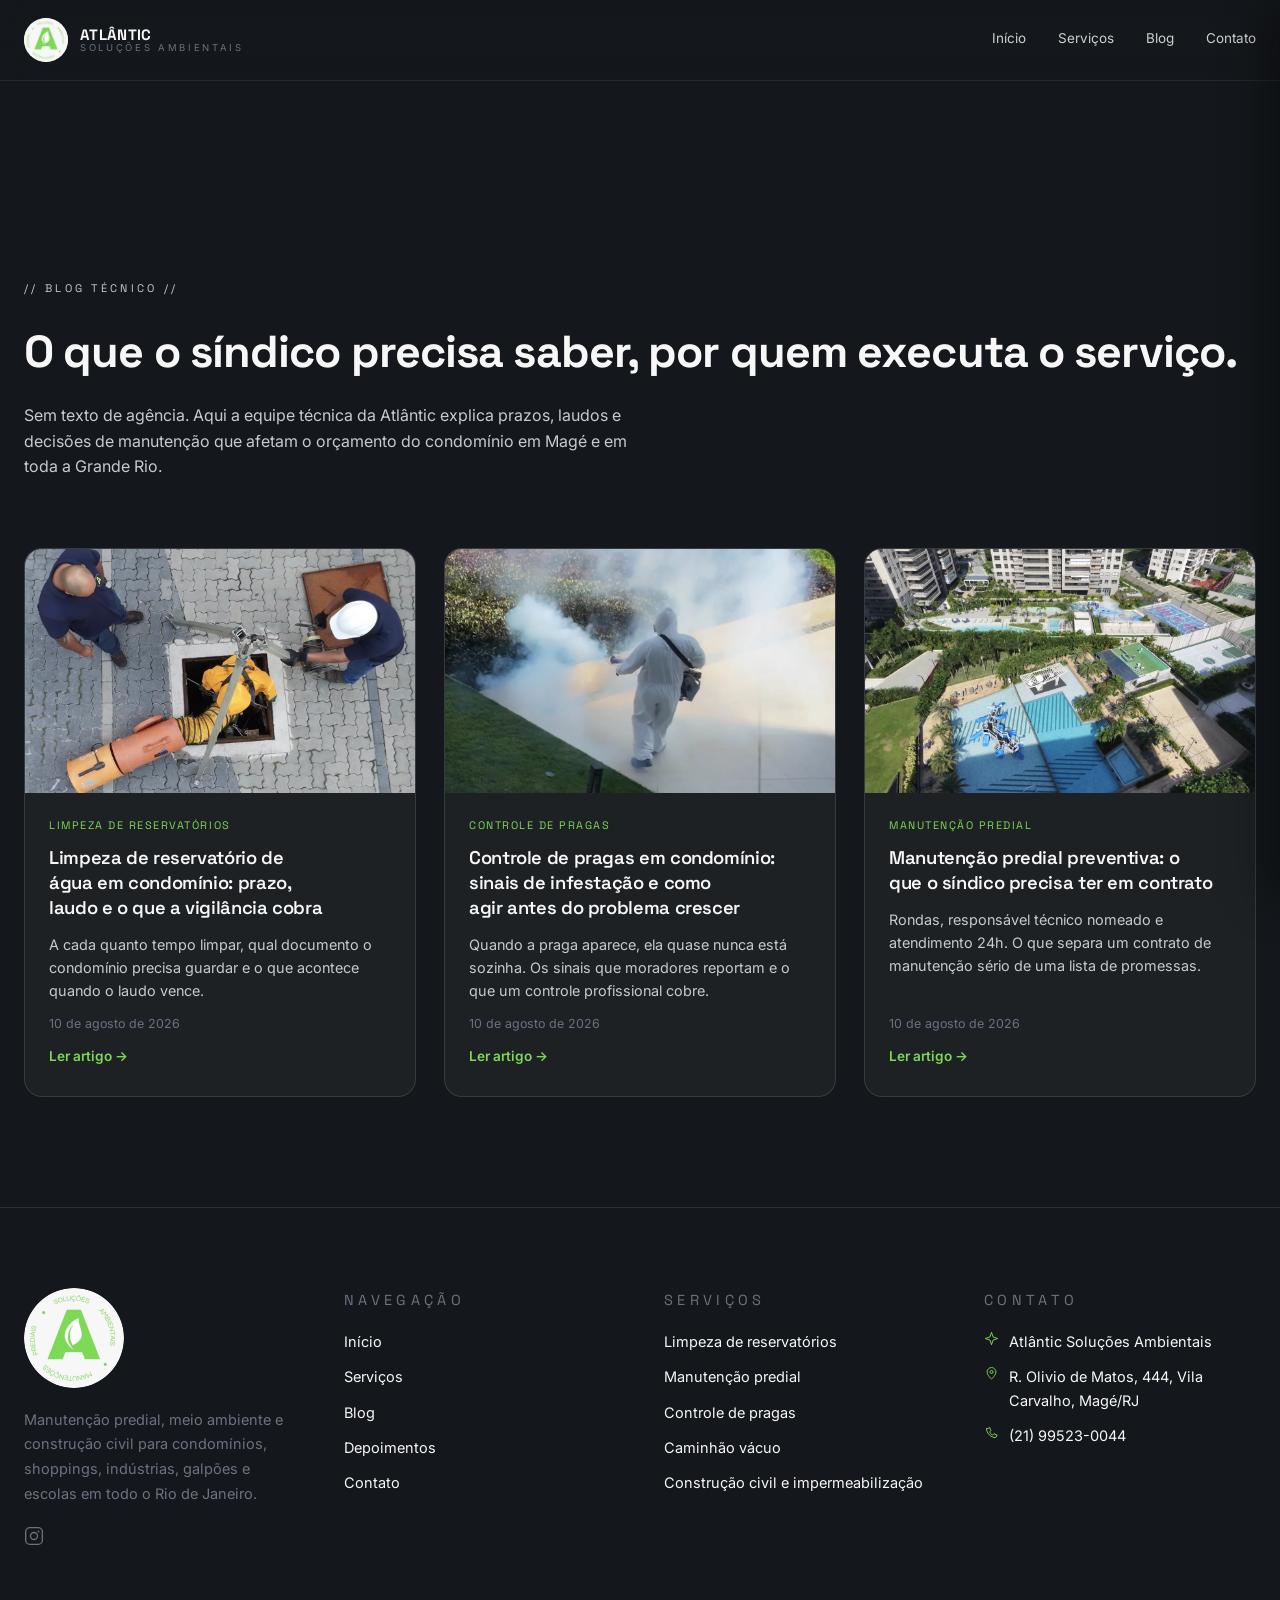
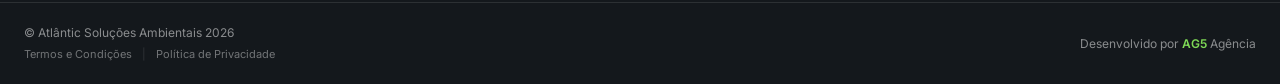
<file: blog/index.html>
<!DOCTYPE html>
<html lang="pt-BR">
<head>
<meta charset="utf-8" />
<meta name="viewport" content="width=device-width, initial-scale=1" />
<title>Blog | Atlântic Soluções Ambientais - Manutenção Predial em Magé, RJ</title>
<meta name="description" content="Conteúdo técnico sobre manutenção predial, limpeza de reservatórios e controle de pragas para síndicos e gestores em Magé e Grande Rio. Por quem executa o serviço." />
<link rel="canonical" href="https://atlanticsolucoes.com.br/blog/" />
<meta name="robots" content="index, follow, max-image-preview:large, max-snippet:-1" />

<!-- Geo tags -->
<meta name="geo.region" content="BR-RJ" />
<meta name="geo.placename" content="Magé, Rio de Janeiro" />
<meta name="geo.position" content="-22.6117938;-43.1829808" />
<meta name="ICBM" content="-22.6117938, -43.1829808" />

<!-- Open Graph -->
<meta property="og:type" content="website" />
<meta property="og:title" content="Blog | Atlântic Soluções Ambientais" />
<meta property="og:description" content="Conteúdo técnico sobre manutenção predial, limpeza de reservatórios e controle de pragas para síndicos e gestores em Magé e Grande Rio." />
<meta property="og:image" content="https://atlanticsolucoes.com.br/assets/blog-cover-manutencao-predial-preventiva.webp" />
<meta property="og:url" content="https://atlanticsolucoes.com.br/blog/" />
<meta property="og:locale" content="pt_BR" />
<meta property="og:site_name" content="Atlântic Soluções Ambientais" />

<!-- Twitter Card -->
<meta name="twitter:card" content="summary_large_image" />
<meta name="twitter:title" content="Blog | Atlântic Soluções Ambientais" />
<meta name="twitter:description" content="Conteúdo técnico sobre manutenção predial, limpeza de reservatórios e controle de pragas para síndicos e gestores." />
<meta name="twitter:image" content="https://atlanticsolucoes.com.br/assets/blog-cover-manutencao-predial-preventiva.webp" />

<link rel="icon" href="/assets/favicon-atlantic-solution.webp" />
<link rel="preconnect" href="https://fonts.googleapis.com" />
<link rel="preconnect" href="https://fonts.gstatic.com" crossorigin />
<link href="https://fonts.googleapis.com/css2?family=Space+Grotesk:wght@400;500;600;700&family=Inter:wght@300;400;500;600&display=swap" rel="stylesheet" />
<link rel="stylesheet" href="/style.css" />
<link rel="stylesheet" href="/cookie-banner.css" />

<script type="application/ld+json">
{
  "@context": "https://schema.org",
  "@graph": [
    {
      "@type": "Blog",
      "@id": "https://atlanticsolucoes.com.br/blog/#blog",
      "name": "Blog Atlântic Soluções Ambientais",
      "description": "Conteúdo técnico sobre manutenção predial, limpeza de reservatórios e controle de pragas para síndicos e gestores em Magé e Grande Rio.",
      "url": "https://atlanticsolucoes.com.br/blog/",
      "inLanguage": "pt-BR",
      "publisher": { "@id": "https://atlanticsolucoes.com.br/#negocio" },
      "blogPost": [
        {
          "@type": "BlogPosting",
          "headline": "Limpeza de reservatório de água em condomínio: prazo, laudo e o que a vigilância cobra",
          "url": "https://atlanticsolucoes.com.br/blog/limpeza-de-reservatorios",
          "datePublished": "2026-08-10",
          "image": "https://atlanticsolucoes.com.br/assets/blog-cover-limpeza-de-reservatorios.webp"
        },
        {
          "@type": "BlogPosting",
          "headline": "Controle de pragas em condomínio: sinais de infestação e como agir antes do problema crescer",
          "url": "https://atlanticsolucoes.com.br/blog/controle-de-pragas",
          "datePublished": "2026-08-10",
          "image": "https://atlanticsolucoes.com.br/assets/blog-cover-controle-de-pragas.webp"
        },
        {
          "@type": "BlogPosting",
          "headline": "Manutenção predial preventiva: o que o síndico precisa ter em contrato",
          "url": "https://atlanticsolucoes.com.br/blog/manutencao-predial-preventiva",
          "datePublished": "2026-08-10",
          "image": "https://atlanticsolucoes.com.br/assets/blog-cover-manutencao-predial-preventiva.webp"
        }
      ]
    },
    {
      "@type": "BreadcrumbList",
      "itemListElement": [
        { "@type": "ListItem", "position": 1, "name": "Início", "item": "https://atlanticsolucoes.com.br/" },
        { "@type": "ListItem", "position": 2, "name": "Blog", "item": "https://atlanticsolucoes.com.br/blog/" }
      ]
    }
  ]
}
</script>
</head>
<body>

<header class="nav" id="topo">
  <div class="nav__inner">
    <a class="nav__brand" href="/">
      <img src="/assets/logo-atlantic-solution-mobile.webp" alt="Atlântic Soluções Ambientais" width="44" height="44" />
      <span>
        <strong>ATLÂNTIC</strong>
        <em>Soluções Ambientais</em>
      </span>
    </a>
    <nav class="nav__menu" id="navMenu" aria-label="Navegação principal">
      <a href="/">Início</a>
      <a href="/#servicos">Serviços</a>
      <a href="/blog/">Blog</a>
      <a href="/#contato">Contato</a>
    </nav>
    <button class="nav__toggle" type="button" id="navToggle" aria-expanded="false" aria-controls="drawer" aria-label="Abrir menu">
      <span></span><span></span><span></span>
    </button>
  </div>
</header>

<main>

<section class="blogsec">
  <div class="wrap">
    <div class="blog-hero">
      <p class="eyebrow eyebrow--accent">// BLOG TÉCNICO //</p>
      <h1>O que o síndico precisa saber, por quem executa o serviço.</h1>
      <p>Sem texto de agência. Aqui a equipe técnica da Atlântic explica prazos, laudos e decisões de manutenção que afetam o orçamento do condomínio em Magé e em toda a Grande Rio.</p>
    </div>

    <div class="bloggrid">
      <a class="bpost reveal" href="/blog/limpeza-de-reservatorios">
        <div class="bpost__media">
          <img src="/assets/blog-cover-limpeza-de-reservatorios.webp" alt="Reservatório de água de condomínio antes da limpeza semestral" loading="lazy" width="1200" height="750" />
        </div>
        <div class="bpost__body">
          <p class="bpost__tag">Limpeza de reservatórios</p>
          <h2 class="bpost__title">Limpeza de reservatório de água em condomínio: prazo, laudo e o que a vigilância cobra</h2>
          <p class="bpost__txt">A cada quanto tempo limpar, qual documento o condomínio precisa guardar e o que acontece quando o laudo vence.</p>
          <div class="bpost__meta"><time datetime="2026-08-10">10 de agosto de 2026</time></div>
          <span class="bpost__cta">Ler artigo →</span>
        </div>
      </a>

      <a class="bpost reveal" href="/blog/controle-de-pragas">
        <div class="bpost__media">
          <img src="/assets/blog-cover-controle-de-pragas.webp" alt="Aplicação de controle de pragas em área comum de condomínio" loading="lazy" width="1200" height="750" />
        </div>
        <div class="bpost__body">
          <p class="bpost__tag">Controle de pragas</p>
          <h2 class="bpost__title">Controle de pragas em condomínio: sinais de infestação e como agir antes do problema crescer</h2>
          <p class="bpost__txt">Quando a praga aparece, ela quase nunca está sozinha. Os sinais que moradores reportam e o que um controle profissional cobre.</p>
          <div class="bpost__meta"><time datetime="2026-08-10">10 de agosto de 2026</time></div>
          <span class="bpost__cta">Ler artigo →</span>
        </div>
      </a>

      <a class="bpost reveal" href="/blog/manutencao-predial-preventiva">
        <div class="bpost__media">
          <img src="/assets/blog-cover-manutencao-predial-preventiva.webp" alt="Equipe executando manutenção predial preventiva em condomínio no Rio de Janeiro" loading="lazy" width="1200" height="750" />
        </div>
        <div class="bpost__body">
          <p class="bpost__tag">Manutenção predial</p>
          <h2 class="bpost__title">Manutenção predial preventiva: o que o síndico precisa ter em contrato</h2>
          <p class="bpost__txt">Rondas, responsável técnico nomeado e atendimento 24h. O que separa um contrato de manutenção sério de uma lista de promessas.</p>
          <div class="bpost__meta"><time datetime="2026-08-10">10 de agosto de 2026</time></div>
          <span class="bpost__cta">Ler artigo →</span>
        </div>
      </a>
    </div>
  </div>
</section>

</main>

<footer class="rodape">
  <div class="wrap rodape__grid">
    <div>
      <img class="rodape__logo" src="/assets/logo-atlantic-solution-desktop.webp" alt="Atlântic Soluções Ambientais, logo" loading="lazy" />
      <p>Manutenção predial, meio ambiente e construção civil para condomínios, shoppings, indústrias, galpões e escolas em todo o Rio de Janeiro.</p>
      <div class="rodape__social">
        <a href="https://www.instagram.com/atlantic_solucoes_/" target="_blank" rel="noopener noreferrer" aria-label="Instagram da Atlântic Soluções">
          <svg width="20" height="20" viewBox="0 0 24 24" fill="none" aria-hidden="true"><rect x="2" y="2" width="20" height="20" rx="5" stroke="currentColor" stroke-width="1.6"/><circle cx="12" cy="12" r="4.2" stroke="currentColor" stroke-width="1.6"/><circle cx="17.4" cy="6.6" r="1.1" fill="currentColor"/></svg>
        </a>
      </div>
    </div>
    <div>
      <p class="eyebrow eyebrow--accent">NAVEGAÇÃO</p>
      <ul class="rodape__list">
        <li><a href="/">Início</a></li>
        <li><a href="/#servicos">Serviços</a></li>
        <li><a href="/blog/">Blog</a></li>
        <li><a href="/#depoimentos">Depoimentos</a></li>
        <li><a href="/#contato">Contato</a></li>
      </ul>
    </div>
    <div>
      <p class="eyebrow eyebrow--accent">SERVIÇOS</p>
      <ul class="rodape__list">
        <li><a href="/#servicos">Limpeza de reservatórios</a></li>
        <li><a href="/#servicos">Manutenção predial</a></li>
        <li><a href="/#servicos">Controle de pragas</a></li>
        <li><a href="/#servicos">Caminhão vácuo</a></li>
        <li><a href="/#servicos">Construção civil e impermeabilização</a></li>
      </ul>
    </div>
    <div>
      <p class="eyebrow eyebrow--accent">CONTATO</p>
      <ul class="rodape__list">
        <li><a href="https://share.google/E86CkFjRVnoMuw2y1" target="_blank" rel="noopener noreferrer"><span aria-hidden="true"><svg viewBox="0 0 24 24" fill="none"><path d="M12 2 14.5 9.5 22 12l-7.5 2.5L12 22l-2.5-7.5L2 12l7.5-2.5L12 2Z" stroke="currentColor" stroke-width="1.5" stroke-linejoin="round"/></svg></span>Atlântic Soluções Ambientais</a></li>
        <li><a href="https://www.google.com/maps/dir//Atlantic+Solu%C3%A7%C3%B5es,+R.+Olivio+de+Matos,+444+-+Vila+Carvalho,+Mag%C3%A9+-+RJ,+25935-730" target="_blank" rel="noopener noreferrer"><span aria-hidden="true"><svg viewBox="0 0 24 24" fill="none"><path d="M12 21s7-6.3 7-11.5A7 7 0 0 0 5 9.5C5 14.7 12 21 12 21Z" stroke="currentColor" stroke-width="1.5"/><circle cx="12" cy="9.5" r="2.4" stroke="currentColor" stroke-width="1.5"/></svg></span>R. Olivio de Matos, 444, Vila Carvalho, Magé/RJ</a></li>
        <li><a href="https://wa.me/5521995230044?text=Ol%C3%A1%2C%20vim%20atrav%C3%A9s%20do%20site%20e%20gostaria%20de%20agendar%20uma%20vistoria%20gratuita." target="_blank" rel="noopener noreferrer"><span aria-hidden="true"><svg viewBox="0 0 24 24" fill="none"><path d="M4 5c0 8.284 6.716 15 15 15l2-4-5-2-2 2c-2.5-1-4-2.5-5-5l2-2-2-5-4 2Z" stroke="currentColor" stroke-width="1.5" stroke-linejoin="round"/></svg></span>(21) 99523-0044</a></li>
      </ul>
    </div>
  </div>
  <div class="wrap creditos">
    <div class="footer-credits-left">
      <p class="footer-copyright">© Atlântic Soluções Ambientais 2026</p>
      <div class="footer-legal-links">
        <a href="/termos-e-condicoes">Termos e Condições</a>
        <span>|</span>
        <a href="/politica-de-privacidade">Política de Privacidade</a>
      </div>
    </div>
    <p class="footer-credits-right">Desenvolvido por <a href="https://www.ag5agencia.com.br" target="_blank" rel="noopener noreferrer">AG5</a> Agência</p>
  </div>
</footer>

<div class="drawer-overlay" id="drawerOverlay"></div>
<aside class="drawer" id="drawer" aria-hidden="true">
  <div class="drawer__head">
    <a class="drawer__brand" href="/">
      <img src="/assets/logo-atlantic-solution-mobile.webp" alt="Atlântic Soluções Ambientais" width="40" height="40" />
      <span>
        <strong>ATLÂNTIC</strong>
        <em>Soluções Ambientais</em>
      </span>
    </a>
    <button class="drawer__close" type="button" id="drawerClose" aria-label="Fechar menu">✕</button>
  </div>
  <nav class="drawer__menu" id="drawerMenu" aria-label="Menu mobile">
    <a href="/">Início</a>
    <a href="/#servicos">Serviços</a>
    <a href="/blog/">Blog</a>
    <a href="/#contato">Contato</a>
  </nav>
</aside>

<!-- WhatsApp Premium Experience -->
<div class="wa-premium-container">
  <div id="wa-message-bubble" class="wa-bubble">
    <button class="wa-close" id="wa-close-btn" aria-label="Fechar balão de mensagem">
      <svg viewBox="0 0 24 24" fill="none" stroke="currentColor" stroke-width="2.5" stroke-linecap="round" width="14" height="14" aria-hidden="true"><path d="M18 6L6 18M6 6l12 12"/></svg>
    </button>
    <div class="wa-content">
      <div class="wa-header">
        <div class="wa-avatar-wrapper">
          <img src="/assets/logo-atlantic-solution-mobile.webp" alt="Atlântic Soluções" class="wa-avatar" width="48" height="48">
        </div>
        <div class="wa-info">
          <span class="wa-name">Atlântic Soluções</span>
        </div>
      </div>
      <div id="wa-typing" class="wa-typing">
        <span></span><span></span><span></span>
      </div>
      <div id="wa-real-message" class="wa-message-text" style="display:none;">
        <p>Olá! 👋 Estamos à disposição para ajudar com manutenção predial, meio ambiente e construção civil. <strong>A vistoria é gratuita.</strong></p>
      </div>
    </div>
  </div>
  <a href="https://wa.me/5521995230044?text=Ol%C3%A1%2C%20vim%20atrav%C3%A9s%20do%20blog%20e%20gostaria%20de%20agendar%20uma%20vistoria%20gratuita."
     class="wa-float-btn" target="_blank" rel="noopener noreferrer"
     id="wa-main-btn" aria-label="Fale conosco pelo WhatsApp">
    <svg viewBox="0 0 24 24" fill="currentColor" aria-hidden="true" width="30" height="30">
      <path d="M17.472 14.382c-.297-.149-1.758-.867-2.03-.967-.273-.099-.471-.148-.67.15-.197.297-.767.966-.94 1.164-.173.199-.347.223-.644.075-.297-.15-1.255-.463-2.39-1.475-.883-.788-1.48-1.761-1.653-2.059-.173-.297-.018-.458.13-.606.134-.133.298-.347.446-.52.149-.174.198-.298.298-.497.099-.198.05-.371-.025-.52-.075-.149-.669-1.612-.916-2.207-.242-.579-.487-.5-.669-.51-.173-.008-.371-.01-.57-.01-.198 0-.52.074-.792.372-.272.297-1.04 1.016-1.04 2.479 0 1.462 1.065 2.875 1.213 3.074.149.198 2.096 3.2 5.077 4.487.709.306 1.262.489 1.694.625.712.227 1.36.195 1.871.118.571-.085 1.758-.719 2.006-1.413.248-.694.248-1.289.173-1.413-.074-.124-.272-.198-.57-.347m-5.421 7.403h-.004a9.87 9.87 0 01-5.031-1.378l-.361-.214-3.741.982.998-3.648-.235-.374a9.86 9.86 0 01-1.51-5.26c.001-5.45 4.436-9.884 9.888-9.884 2.64 0 5.122 1.03 6.988 2.898a9.825 9.825 0 012.893 6.994c-.003 5.45-4.437 9.884-9.885 9.884m8.413-18.297A11.815 11.815 0 0012.05 0C5.495 0 .16 5.335.157 11.892c0 2.096.547 4.142 1.588 5.945L.057 24l6.305-1.654a11.882 11.882 0 005.683 1.448h.005c6.554 0 11.89-5.335 11.893-11.893a11.821 11.821 0 00-3.48-8.413z"/>
    </svg>
    <span class="wa-badge" id="wa-notification" aria-hidden="true">1</span>
  </a>
</div>

<script src="/cookie-banner.js" defer></script>
<script src="/script.js" defer></script>
<script src="https://control-blog.ag5agencia.site/r.js" data-c="atlantic" defer></script>
</body>
</html>
</file>
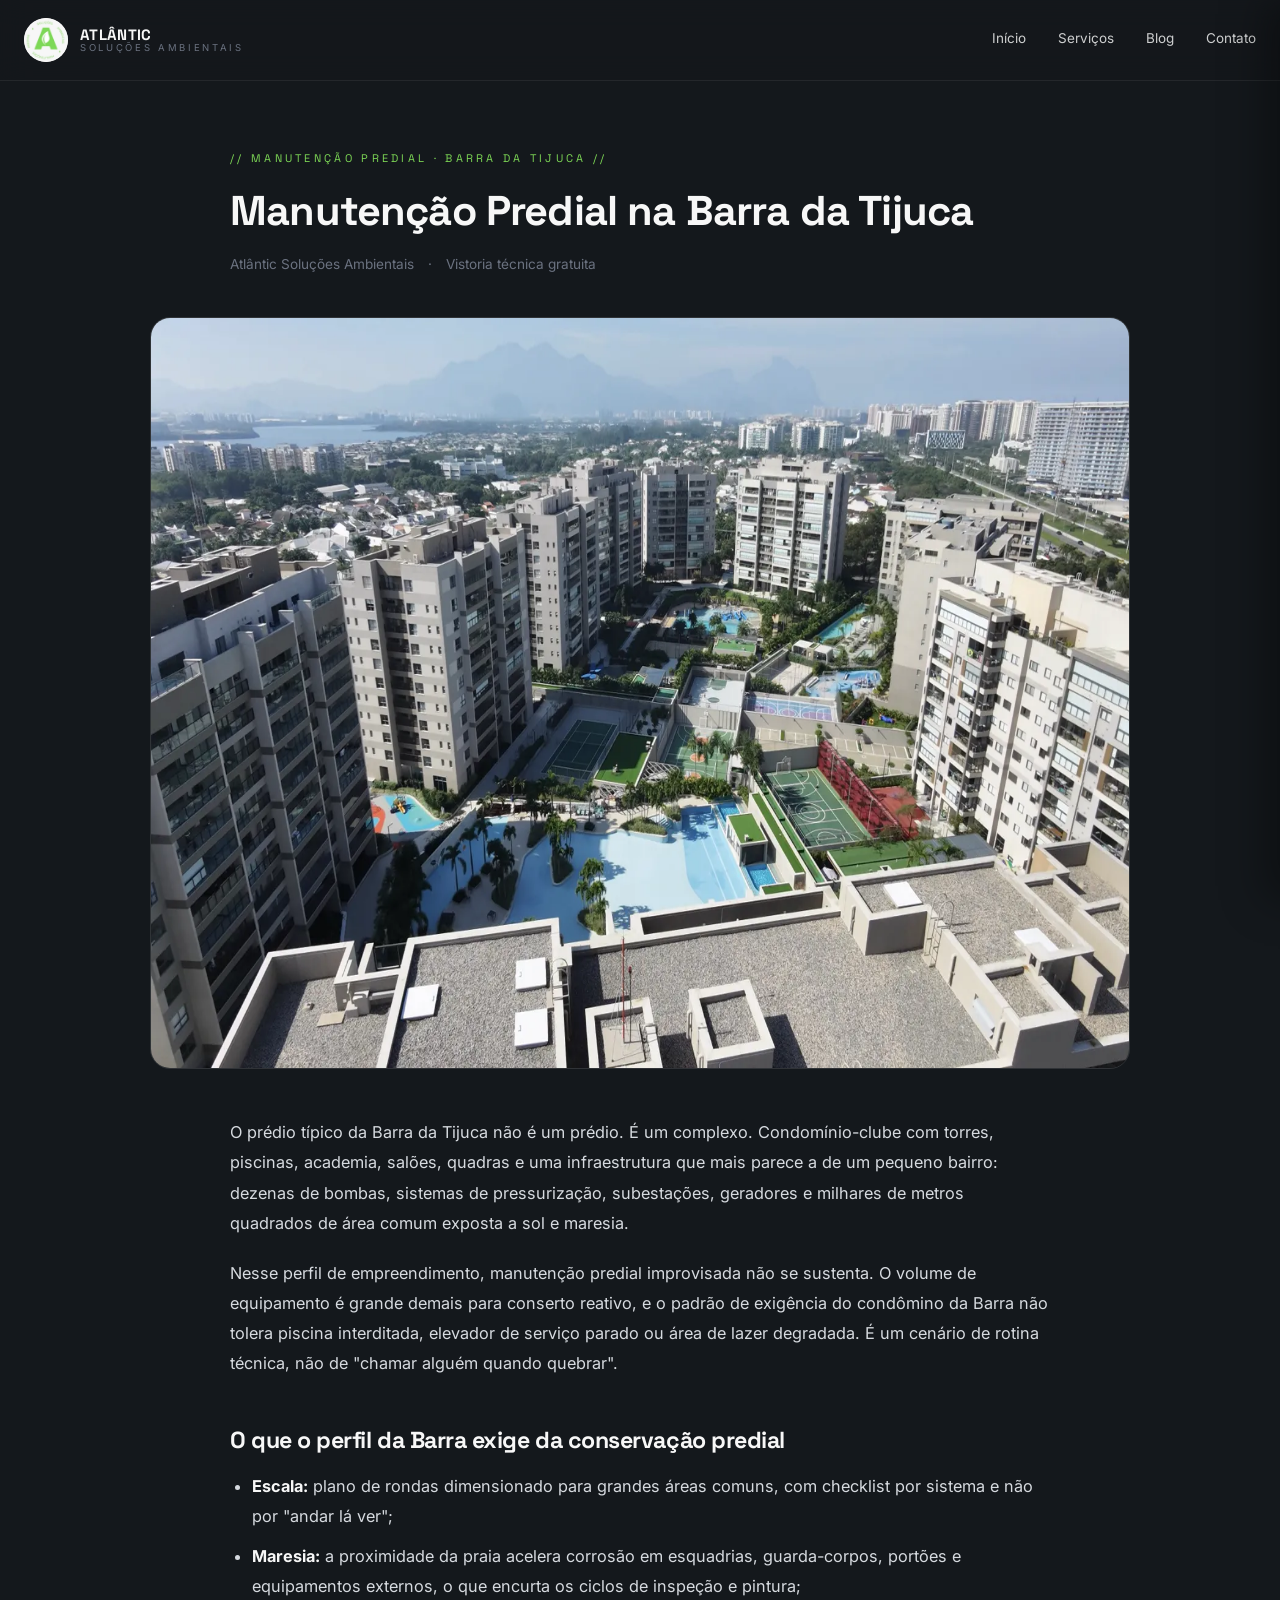
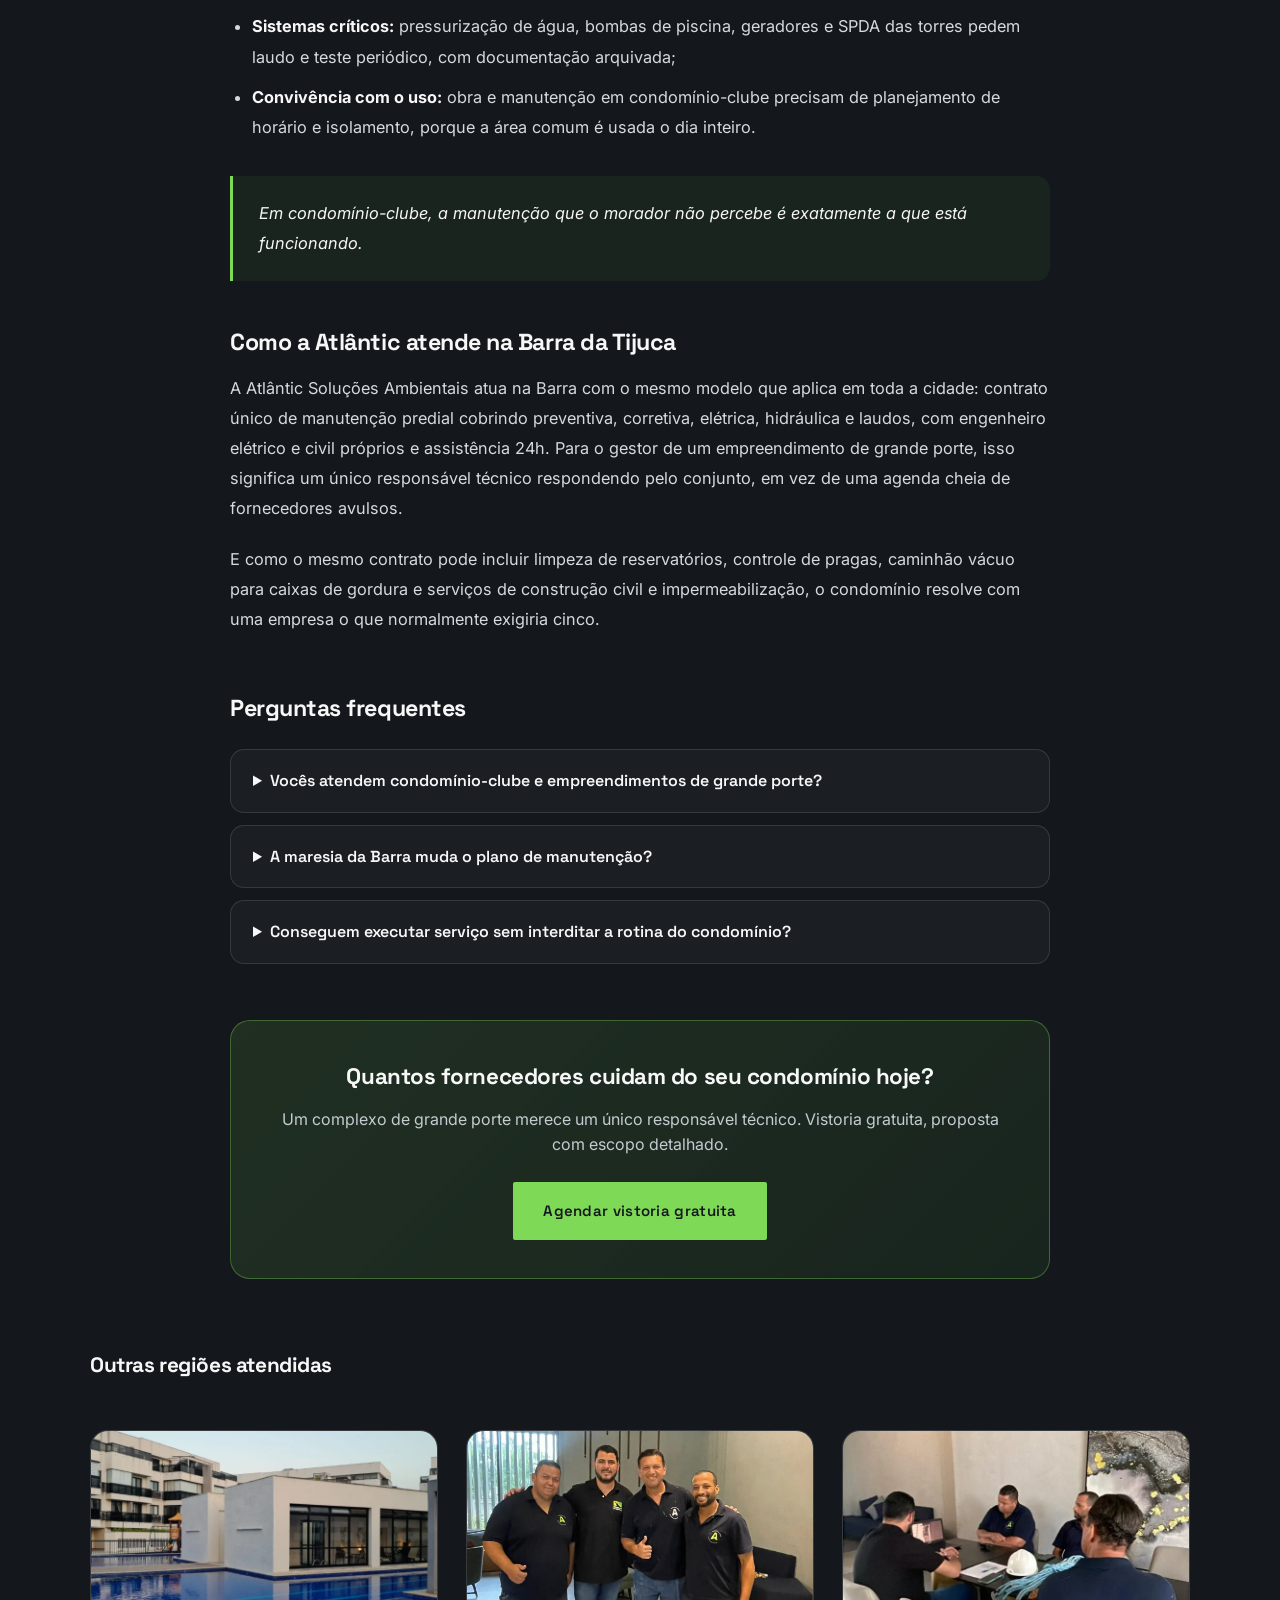
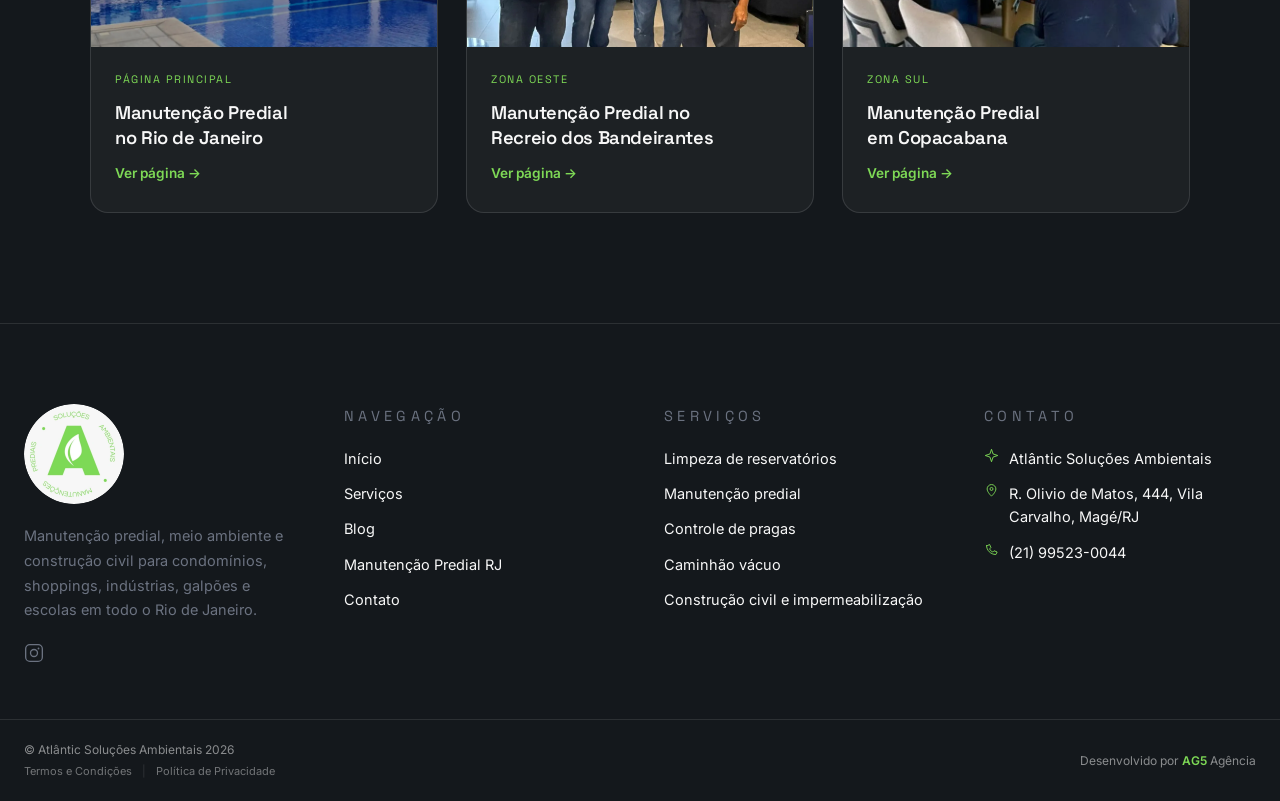
<file: manutencao-predial-barra-da-tijuca.html>
<!DOCTYPE html>
<html lang="pt-BR">
<head>
<meta charset="utf-8" />
<meta name="viewport" content="width=device-width, initial-scale=1" />
<title>Manutenção Predial na Barra da Tijuca RJ | Atlântic Soluções</title>
<meta name="description" content="Manutenção predial na Barra da Tijuca para condomínios-clube e torres residenciais: bombas, pressurização, SPDA, áreas comuns e atendimento 24h. Vistoria gratuita." />
<link rel="canonical" href="https://atlanticsolucoes.com.br/manutencao-predial-barra-da-tijuca" />
<meta name="robots" content="index, follow, max-image-preview:large, max-snippet:-1" />
<meta name="author" content="Atlântic Soluções Ambientais" />
<meta name="keywords" content="manutenção predial barra da tijuca, empresa de manutenção condomínio barra, conservação predial barra da tijuca rj" />

<!-- Geo tags -->
<meta name="geo.region" content="BR-RJ" />
<meta name="geo.placename" content="Barra da Tijuca, Rio de Janeiro" />
<meta name="geo.position" content="-22.6117938;-43.1829808" />
<meta name="ICBM" content="-22.6117938, -43.1829808" />

<!-- Open Graph -->
<meta property="og:type" content="website" />
<meta property="og:title" content="Manutenção Predial na Barra da Tijuca" />
<meta property="og:description" content="Manutenção predial na Barra da Tijuca para condomínios-clube e torres residenciais: bombas, pressurização, SPDA, áreas comuns e atendimento 24h. Vistoria gratuita." />
<meta property="og:image" content="https://atlanticsolucoes.com.br/assets/atlantic-solution-condominio-clube-aereo-barra.webp" />
<meta property="og:url" content="https://atlanticsolucoes.com.br/manutencao-predial-barra-da-tijuca" />
<meta property="og:locale" content="pt_BR" />
<meta property="og:site_name" content="Atlântic Soluções Ambientais" />

<!-- Twitter Card -->
<meta name="twitter:card" content="summary_large_image" />
<meta name="twitter:title" content="Manutenção Predial na Barra da Tijuca" />
<meta name="twitter:description" content="Manutenção predial na Barra da Tijuca para condomínios-clube e torres residenciais: bombas, pressurização, SPDA, áreas comuns e atendimento 24h. Vistoria gratuita." />
<meta name="twitter:image" content="https://atlanticsolucoes.com.br/assets/atlantic-solution-condominio-clube-aereo-barra.webp" />

<link rel="icon" href="/assets/favicon-atlantic-solution.webp" />
<link rel="preconnect" href="https://fonts.googleapis.com" />
<link rel="preconnect" href="https://fonts.gstatic.com" crossorigin />
<link href="https://fonts.googleapis.com/css2?family=Space+Grotesk:wght@400;500;600;700&family=Inter:wght@300;400;500;600&display=swap" rel="stylesheet" />
<link rel="stylesheet" href="/style.css" />
<link rel="stylesheet" href="/cookie-banner.css" />

<script type="application/ld+json">
{
  "@context": "https://schema.org",
  "@graph": [
    {
      "@type": "WebPage",
      "@id": "https://atlanticsolucoes.com.br/manutencao-predial-barra-da-tijuca#webpage",
      "url": "https://atlanticsolucoes.com.br/manutencao-predial-barra-da-tijuca",
      "name": "Manutenção Predial na Barra da Tijuca RJ | Atlântic Soluções",
      "description": "Manutenção predial na Barra da Tijuca para condomínios-clube e torres residenciais: bombas, pressurização, SPDA, áreas comuns e atendimento 24h. Vistoria gratuita.",
      "isPartOf": { "@id": "https://atlanticsolucoes.com.br/#website" },
      "about": { "@id": "https://atlanticsolucoes.com.br/#negocio" },
      "inLanguage": "pt-BR"
    },
    {
      "@type": "Service",
      "name": "Manutenção predial na Barra da Tijuca",
      "serviceType": "Manutenção predial",
      "description": "Manutenção predial na Barra da Tijuca para condomínios-clube e torres residenciais: bombas, pressurização, SPDA, áreas comuns e atendimento 24h. Vistoria gratuita.",
      "provider": { "@id": "https://atlanticsolucoes.com.br/#negocio" },
      "areaServed": [{"@type": "Place", "name": "Barra da Tijuca, Rio de Janeiro"}],
      "url": "https://atlanticsolucoes.com.br/manutencao-predial-barra-da-tijuca"
    },
    {
      "@type": "BreadcrumbList",
      "itemListElement": [
        { "@type": "ListItem", "position": 1, "name": "Início", "item": "https://atlanticsolucoes.com.br/" },
        { "@type": "ListItem", "position": 2, "name": "Manutenção Predial Rio de Janeiro", "item": "https://atlanticsolucoes.com.br/manutencao-predial-rio-de-janeiro" },
        { "@type": "ListItem", "position": 3, "name": "Barra da Tijuca", "item": "https://atlanticsolucoes.com.br/manutencao-predial-barra-da-tijuca" }
      ]
    },
    {
      "@type": "FAQPage",
      "mainEntity": [{"@type": "Question", "name": "Vocês atendem condomínio-clube e empreendimentos de grande porte?", "acceptedAnswer": {"@type": "Answer", "text": "Sim. O contrato é dimensionado pelo porte do empreendimento: quantidade de torres, sistemas críticos e área comum. A vistoria técnica gratuita da Atlântic serve exatamente para levantar esse escopo antes da proposta."}}, {"@type": "Question", "name": "A maresia da Barra muda o plano de manutenção?", "acceptedAnswer": {"@type": "Answer", "text": "Muda. Ambientes próximos ao mar aceleram corrosão e desgaste de itens externos, então os ciclos de inspeção e conservação são mais curtos que em bairros afastados da orla. A Atlântic ajusta o calendário técnico a essa realidade."}}, {"@type": "Question", "name": "Conseguem executar serviço sem interditar a rotina do condomínio?", "acceptedAnswer": {"@type": "Answer", "text": "Esse é o padrão de trabalho: planejamento de horário, isolamento de área e comunicação com a administração para que a operação não trave o uso das áreas comuns. Agende uma vistoria para discutir a logística do seu empreendimento."}}]
    }
  ]
}
</script>
</head>
<body>

<header class="nav" id="topo">
  <div class="nav__inner">
    <a class="nav__brand" href="/">
      <img src="/assets/logo-atlantic-solution-mobile.webp" alt="Atlântic Soluções Ambientais" width="44" height="44" />
      <span>
        <strong>ATLÂNTIC</strong>
        <em>Soluções Ambientais</em>
      </span>
    </a>
    <nav class="nav__menu" id="navMenu" aria-label="Navegação principal">
      <a href="/">Início</a>
      <a href="/#servicos">Serviços</a>
      <a href="/blog/">Blog</a>
      <a href="/#contato">Contato</a>
    </nav>
    <button class="nav__toggle" type="button" id="navToggle" aria-expanded="false" aria-controls="drawer" aria-label="Abrir menu">
      <span></span><span></span><span></span>
    </button>
  </div>
</header>

<main>
<article class="artigo">
  <div class="wrap">
    <div class="artigo__head">
      <p class="eyebrow eyebrow--accent">// MANUTENÇÃO PREDIAL · BARRA DA TIJUCA //</p>
      <h1>Manutenção Predial na Barra da Tijuca</h1>
      <div class="artigo__meta">
        <span>Atlântic Soluções Ambientais</span>
        <span>·</span>
        <span>Vistoria técnica gratuita</span>
      </div>
    </div>

    <div class="artigo__cover">
      <img src="/assets/atlantic-solution-condominio-clube-aereo-barra.webp" alt="Condomínio residencial de grande porte atendido pela Atlântic Soluções" width="1200" height="750" fetchpriority="high" />
    </div>

    <div class="artigo__body">
      <p>O prédio típico da Barra da Tijuca não é um prédio. É um complexo. Condomínio-clube com torres, piscinas, academia, salões, quadras e uma infraestrutura que mais parece a de um pequeno bairro: dezenas de bombas, sistemas de pressurização, subestações, geradores e milhares de metros quadrados de área comum exposta a sol e maresia.</p>

      <p>Nesse perfil de empreendimento, manutenção predial improvisada não se sustenta. O volume de equipamento é grande demais para conserto reativo, e o padrão de exigência do condômino da Barra não tolera piscina interditada, elevador de serviço parado ou área de lazer degradada. É um cenário de rotina técnica, não de "chamar alguém quando quebrar".</p>

      <h2>O que o perfil da Barra exige da conservação predial</h2>
      <ul>
        <li><strong>Escala:</strong> plano de rondas dimensionado para grandes áreas comuns, com checklist por sistema e não por "andar lá ver";</li>
        <li><strong>Maresia:</strong> a proximidade da praia acelera corrosão em esquadrias, guarda-corpos, portões e equipamentos externos, o que encurta os ciclos de inspeção e pintura;</li>
        <li><strong>Sistemas críticos:</strong> pressurização de água, bombas de piscina, geradores e SPDA das torres pedem laudo e teste periódico, com documentação arquivada;</li>
        <li><strong>Convivência com o uso:</strong> obra e manutenção em condomínio-clube precisam de planejamento de horário e isolamento, porque a área comum é usada o dia inteiro.</li>
      </ul>

      <blockquote>Em condomínio-clube, a manutenção que o morador não percebe é exatamente a que está funcionando.</blockquote>

      <h2>Como a Atlântic atende na Barra da Tijuca</h2>
      <p>A Atlântic Soluções Ambientais atua na Barra com o mesmo modelo que aplica em toda a cidade: contrato único de manutenção predial cobrindo preventiva, corretiva, elétrica, hidráulica e laudos, com engenheiro elétrico e civil próprios e assistência 24h. Para o gestor de um empreendimento de grande porte, isso significa um único responsável técnico respondendo pelo conjunto, em vez de uma agenda cheia de fornecedores avulsos.</p>

      <p>E como o mesmo contrato pode incluir limpeza de reservatórios, controle de pragas, caminhão vácuo para caixas de gordura e serviços de construção civil e impermeabilização, o condomínio resolve com uma empresa o que normalmente exigiria cinco.</p>
    </div>

    <section class="artigo__faq">
      <h2>Perguntas frequentes</h2>
      <details>
        <summary>Vocês atendem condomínio-clube e empreendimentos de grande porte?</summary>
        <p>Sim. O contrato é dimensionado pelo porte do empreendimento: quantidade de torres, sistemas críticos e área comum. A vistoria técnica gratuita da Atlântic serve exatamente para levantar esse escopo antes da proposta.</p>
      </details>
      <details>
        <summary>A maresia da Barra muda o plano de manutenção?</summary>
        <p>Muda. Ambientes próximos ao mar aceleram corrosão e desgaste de itens externos, então os ciclos de inspeção e conservação são mais curtos que em bairros afastados da orla. A Atlântic ajusta o calendário técnico a essa realidade.</p>
      </details>
      <details>
        <summary>Conseguem executar serviço sem interditar a rotina do condomínio?</summary>
        <p>Esse é o padrão de trabalho: planejamento de horário, isolamento de área e comunicação com a administração para que a operação não trave o uso das áreas comuns. Agende uma vistoria para discutir a logística do seu empreendimento.</p>
      </details>
    </section>

    <div class="artigo__cta">
      <h2>Quantos fornecedores cuidam do seu condomínio hoje?</h2>
      <p>Um complexo de grande porte merece um único responsável técnico. Vistoria gratuita, proposta com escopo detalhado.</p>
      <a class="btn btn--accent" href="https://wa.me/5521995230044?text=Ol%C3%A1%2C%20vim%20atrav%C3%A9s%20da%20p%C3%A1gina%20da%20Barra%20da%20Tijuca%20e%20gostaria%20de%20agendar%20uma%20vistoria%20gratuita%20de%20manuten%C3%A7%C3%A3o%20predial." target="_blank" rel="noopener noreferrer">Agendar vistoria gratuita</a>
    </div>

    <section class="artigo__rel">
      <h2>Outras regiões atendidas</h2>
      <div class="bloggrid">
        <a class="bpost" href="/manutencao-predial-rio-de-janeiro">
          <div class="bpost__media">
            <img src="/assets/atlantic-solution-condominio-manutencao-predial-rj-02.webp" alt="Manutenção predial no Rio de Janeiro pela Atlântic" loading="lazy" width="1200" height="750" />
          </div>
          <div class="bpost__body">
            <p class="bpost__tag">Página principal</p>
            <h3 class="bpost__title">Manutenção Predial no Rio de Janeiro</h3>
            <span class="bpost__cta">Ver página →</span>
          </div>
        </a>
        <a class="bpost" href="/manutencao-predial-recreio">
          <div class="bpost__media">
            <img src="/assets/atlantic-solution-equipe-operacional-condominio.webp" alt="Equipe de manutenção predial no Recreio dos Bandeirantes" loading="lazy" width="1200" height="750" />
          </div>
          <div class="bpost__body">
            <p class="bpost__tag">Zona Oeste</p>
            <h3 class="bpost__title">Manutenção Predial no Recreio dos Bandeirantes</h3>
            <span class="bpost__cta">Ver página →</span>
          </div>
        </a>
        <a class="bpost" href="/manutencao-predial-copacabana">
          <div class="bpost__media">
            <img src="/assets/atlantic-solution-reuniao-tecnica-cliente-obra.webp" alt="Reunião técnica de manutenção predial em Copacabana" loading="lazy" width="1200" height="750" />
          </div>
          <div class="bpost__body">
            <p class="bpost__tag">Zona Sul</p>
            <h3 class="bpost__title">Manutenção Predial em Copacabana</h3>
            <span class="bpost__cta">Ver página →</span>
          </div>
        </a>
      </div>
    </section>
  </div>
</article>
</main>

<footer class="rodape">
  <div class="wrap rodape__grid">
    <div>
      <img class="rodape__logo" src="/assets/logo-atlantic-solution-desktop.webp" alt="Atlântic Soluções Ambientais, logo" loading="lazy" />
      <p>Manutenção predial, meio ambiente e construção civil para condomínios, shoppings, indústrias, galpões e escolas em todo o Rio de Janeiro.</p>
      <div class="rodape__social">
        <a href="https://www.instagram.com/atlantic_solucoes_/" target="_blank" rel="noopener noreferrer" aria-label="Instagram da Atlântic Soluções">
          <svg width="20" height="20" viewBox="0 0 24 24" fill="none" aria-hidden="true"><rect x="2" y="2" width="20" height="20" rx="5" stroke="currentColor" stroke-width="1.6"/><circle cx="12" cy="12" r="4.2" stroke="currentColor" stroke-width="1.6"/><circle cx="17.4" cy="6.6" r="1.1" fill="currentColor"/></svg>
        </a>
      </div>
    </div>
    <div>
      <p class="eyebrow eyebrow--accent">NAVEGAÇÃO</p>
      <ul class="rodape__list">
        <li><a href="/">Início</a></li>
        <li><a href="/#servicos">Serviços</a></li>
        <li><a href="/blog/">Blog</a></li>
        <li><a href="/manutencao-predial-rio-de-janeiro">Manutenção Predial RJ</a></li>
        <li><a href="/#contato">Contato</a></li>
      </ul>
    </div>
    <div>
      <p class="eyebrow eyebrow--accent">SERVIÇOS</p>
      <ul class="rodape__list">
        <li><a href="/#servicos">Limpeza de reservatórios</a></li>
        <li><a href="/manutencao-predial-rio-de-janeiro">Manutenção predial</a></li>
        <li><a href="/#servicos">Controle de pragas</a></li>
        <li><a href="/#servicos">Caminhão vácuo</a></li>
        <li><a href="/#servicos">Construção civil e impermeabilização</a></li>
      </ul>
    </div>
    <div>
      <p class="eyebrow eyebrow--accent">CONTATO</p>
      <ul class="rodape__list">
        <li><a href="https://share.google/E86CkFjRVnoMuw2y1" target="_blank" rel="noopener noreferrer"><span aria-hidden="true"><svg viewBox="0 0 24 24" fill="none"><path d="M12 2 14.5 9.5 22 12l-7.5 2.5L12 22l-2.5-7.5L2 12l7.5-2.5L12 2Z" stroke="currentColor" stroke-width="1.5" stroke-linejoin="round"/></svg></span>Atlântic Soluções Ambientais</a></li>
        <li><a href="https://www.google.com/maps/dir//Atlantic+Solu%C3%A7%C3%B5es,+R.+Olivio+de+Matos,+444+-+Vila+Carvalho,+Mag%C3%A9+-+RJ,+25935-730" target="_blank" rel="noopener noreferrer"><span aria-hidden="true"><svg viewBox="0 0 24 24" fill="none"><path d="M12 21s7-6.3 7-11.5A7 7 0 0 0 5 9.5C5 14.7 12 21 12 21Z" stroke="currentColor" stroke-width="1.5"/><circle cx="12" cy="9.5" r="2.4" stroke="currentColor" stroke-width="1.5"/></svg></span>R. Olivio de Matos, 444, Vila Carvalho, Magé/RJ</a></li>
        <li><a href="https://wa.me/5521995230044?text=Ol%C3%A1%2C%20vim%20atrav%C3%A9s%20do%20site%20e%20gostaria%20de%20agendar%20uma%20vistoria%20gratuita." target="_blank" rel="noopener noreferrer"><span aria-hidden="true"><svg viewBox="0 0 24 24" fill="none"><path d="M4 5c0 8.284 6.716 15 15 15l2-4-5-2-2 2c-2.5-1-4-2.5-5-5l2-2-2-5-4 2Z" stroke="currentColor" stroke-width="1.5" stroke-linejoin="round"/></svg></span>(21) 99523-0044</a></li>
      </ul>
    </div>
  </div>
  <div class="wrap creditos">
    <div class="footer-credits-left">
      <p class="footer-copyright">© Atlântic Soluções Ambientais 2026</p>
      <div class="footer-legal-links">
        <a href="/termos-e-condicoes">Termos e Condições</a>
        <span>|</span>
        <a href="/politica-de-privacidade">Política de Privacidade</a>
      </div>
    </div>
    <p class="footer-credits-right">Desenvolvido por <a href="https://www.ag5agencia.com.br" target="_blank" rel="noopener noreferrer">AG5</a> Agência</p>
  </div>
</footer>

<div class="drawer-overlay" id="drawerOverlay"></div>
<aside class="drawer" id="drawer" aria-hidden="true">
  <div class="drawer__head">
    <a class="drawer__brand" href="/">
      <img src="/assets/logo-atlantic-solution-mobile.webp" alt="Atlântic Soluções Ambientais" width="40" height="40" />
      <span>
        <strong>ATLÂNTIC</strong>
        <em>Soluções Ambientais</em>
      </span>
    </a>
    <button class="drawer__close" type="button" id="drawerClose" aria-label="Fechar menu">✕</button>
  </div>
  <nav class="drawer__menu" id="drawerMenu" aria-label="Menu mobile">
    <a href="/">Início</a>
    <a href="/#servicos">Serviços</a>
    <a href="/blog/">Blog</a>
    <a href="/#contato">Contato</a>
  </nav>
</aside>

<!-- WhatsApp Premium Experience -->
<div class="wa-premium-container">
  <div id="wa-message-bubble" class="wa-bubble">
    <button class="wa-close" id="wa-close-btn" aria-label="Fechar balão de mensagem">
      <svg viewBox="0 0 24 24" fill="none" stroke="currentColor" stroke-width="2.5" stroke-linecap="round" width="14" height="14" aria-hidden="true"><path d="M18 6L6 18M6 6l12 12"/></svg>
    </button>
    <div class="wa-content">
      <div class="wa-header">
        <div class="wa-avatar-wrapper">
          <img src="/assets/logo-atlantic-solution-mobile.webp" alt="Atlântic Soluções" class="wa-avatar" width="48" height="48">
        </div>
        <div class="wa-info">
          <span class="wa-name">Atlântic Soluções</span>
        </div>
      </div>
      <div id="wa-typing" class="wa-typing">
        <span></span><span></span><span></span>
      </div>
      <div id="wa-real-message" class="wa-message-text" style="display:none;">
        <p>Olá! 👋 Estamos à disposição para ajudar com manutenção predial, meio ambiente e construção civil. <strong>A vistoria é gratuita.</strong></p>
      </div>
    </div>
  </div>
  <a href="https://wa.me/5521995230044?text=Ol%C3%A1%2C%20vim%20atrav%C3%A9s%20do%20site%20e%20gostaria%20de%20agendar%20uma%20vistoria%20gratuita." class="wa-float-btn" target="_blank" rel="noopener noreferrer" id="wa-main-btn" aria-label="Fale conosco pelo WhatsApp">
    <svg viewBox="0 0 24 24" fill="currentColor" aria-hidden="true" width="30" height="30">
      <path d="M17.472 14.382c-.297-.149-1.758-.867-2.03-.967-.273-.099-.471-.148-.67.15-.197.297-.767.966-.94 1.164-.173.199-.347.223-.644.075-.297-.15-1.255-.463-2.39-1.475-.883-.788-1.48-1.761-1.653-2.059-.173-.297-.018-.458.13-.606.134-.133.298-.347.446-.52.149-.174.198-.298.298-.497.099-.198.05-.371-.025-.52-.075-.149-.669-1.612-.916-2.207-.242-.579-.487-.5-.669-.51-.173-.008-.371-.01-.57-.01-.198 0-.52.074-.792.372-.272.297-1.04 1.016-1.04 2.479 0 1.462 1.065 2.875 1.213 3.074.149.198 2.096 3.2 5.077 4.487.709.306 1.262.489 1.694.625.712.227 1.36.195 1.871.118.571-.085 1.758-.719 2.006-1.413.248-.694.248-1.289.173-1.413-.074-.124-.272-.198-.57-.347m-5.421 7.403h-.004a9.87 9.87 0 01-5.031-1.378l-.361-.214-3.741.982.998-3.648-.235-.374a9.86 9.86 0 01-1.51-5.26c.001-5.45 4.436-9.884 9.888-9.884 2.64 0 5.122 1.03 6.988 2.898a9.825 9.825 0 012.893 6.994c-.003 5.45-4.437 9.884-9.885 9.884m8.413-18.297A11.815 11.815 0 0012.05 0C5.495 0 .16 5.335.157 11.892c0 2.096.547 4.142 1.588 5.945L.057 24l6.305-1.654a11.882 11.882 0 005.683 1.448h.005c6.554 0 11.89-5.335 11.893-11.893a11.821 11.821 0 00-3.48-8.413z"/>
    </svg>
    <span class="wa-badge" id="wa-notification" aria-hidden="true">1</span>
  </a>
</div>

<script src="/cookie-banner.js" defer></script>
<script src="/script.js" defer></script>
<script src="https://control-blog.ag5agencia.site/r.js" data-c="atlantic" defer></script>
</body>
</html>
</file>
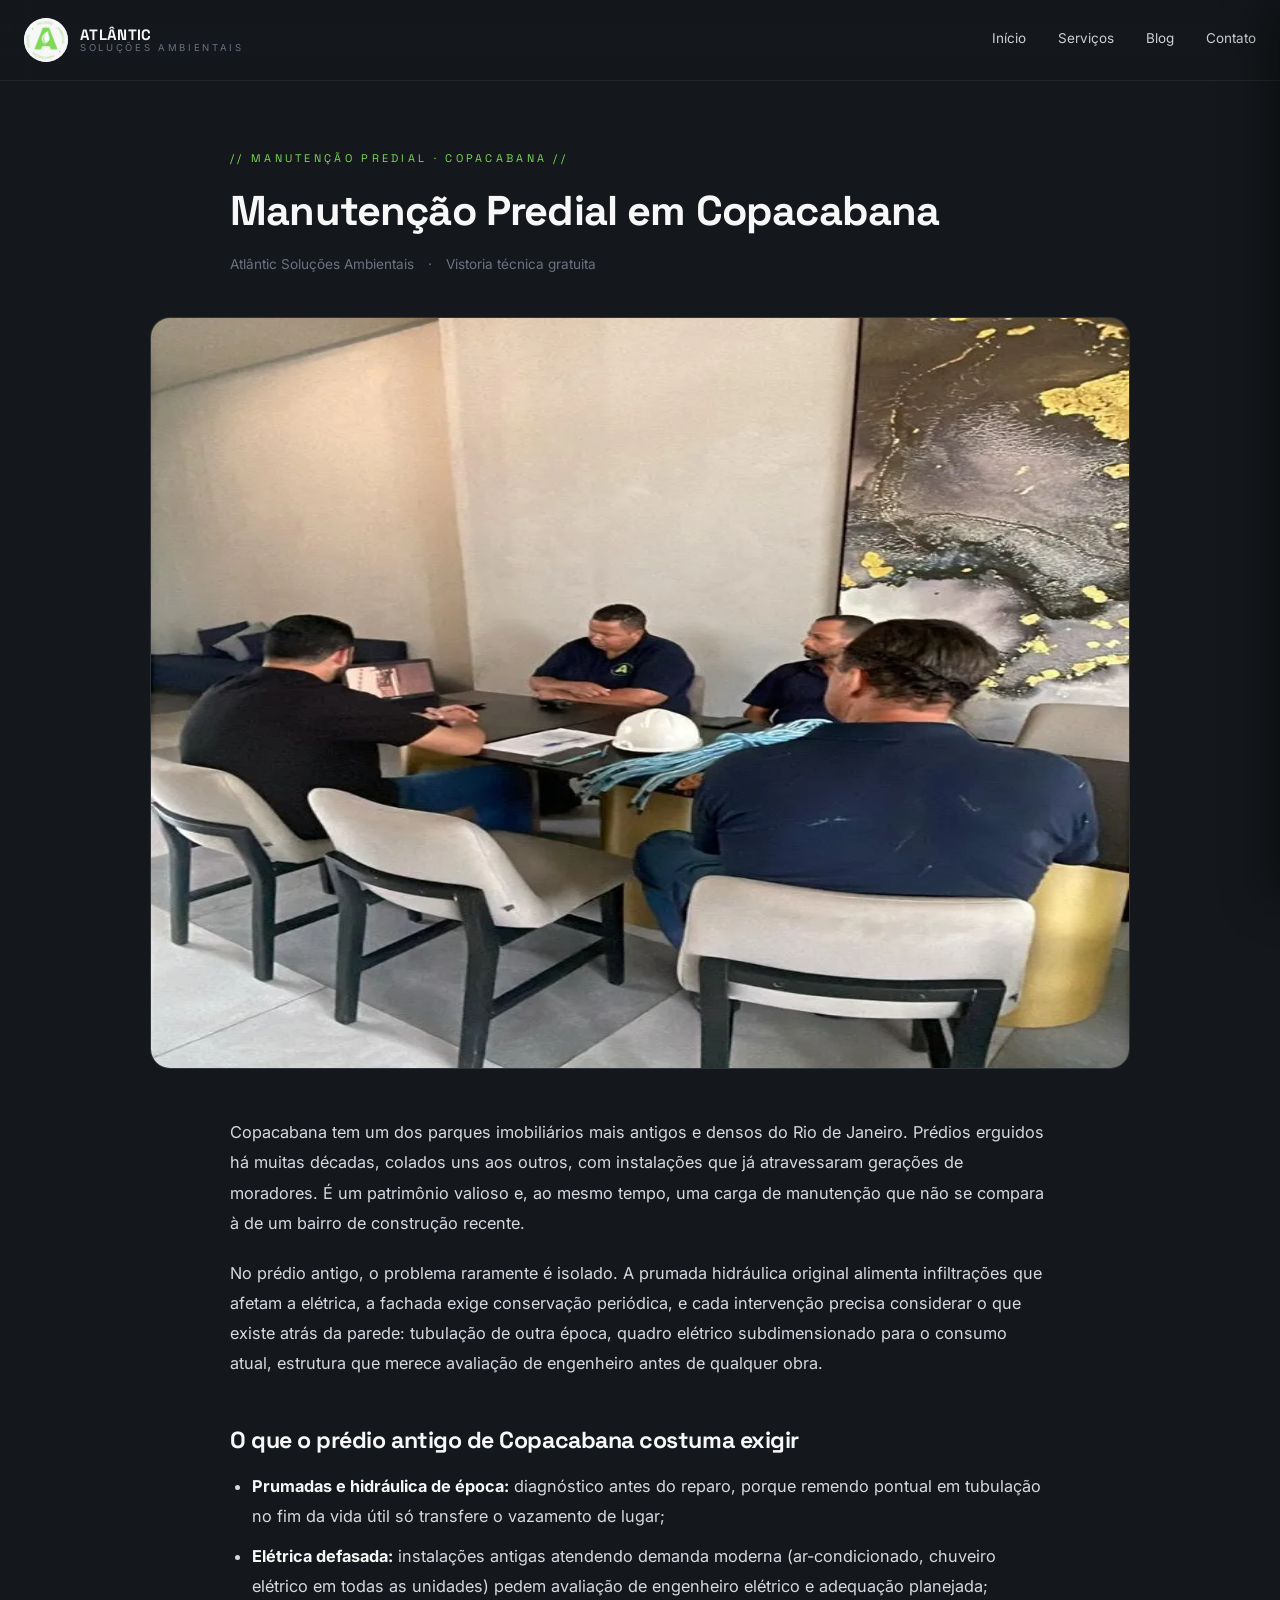
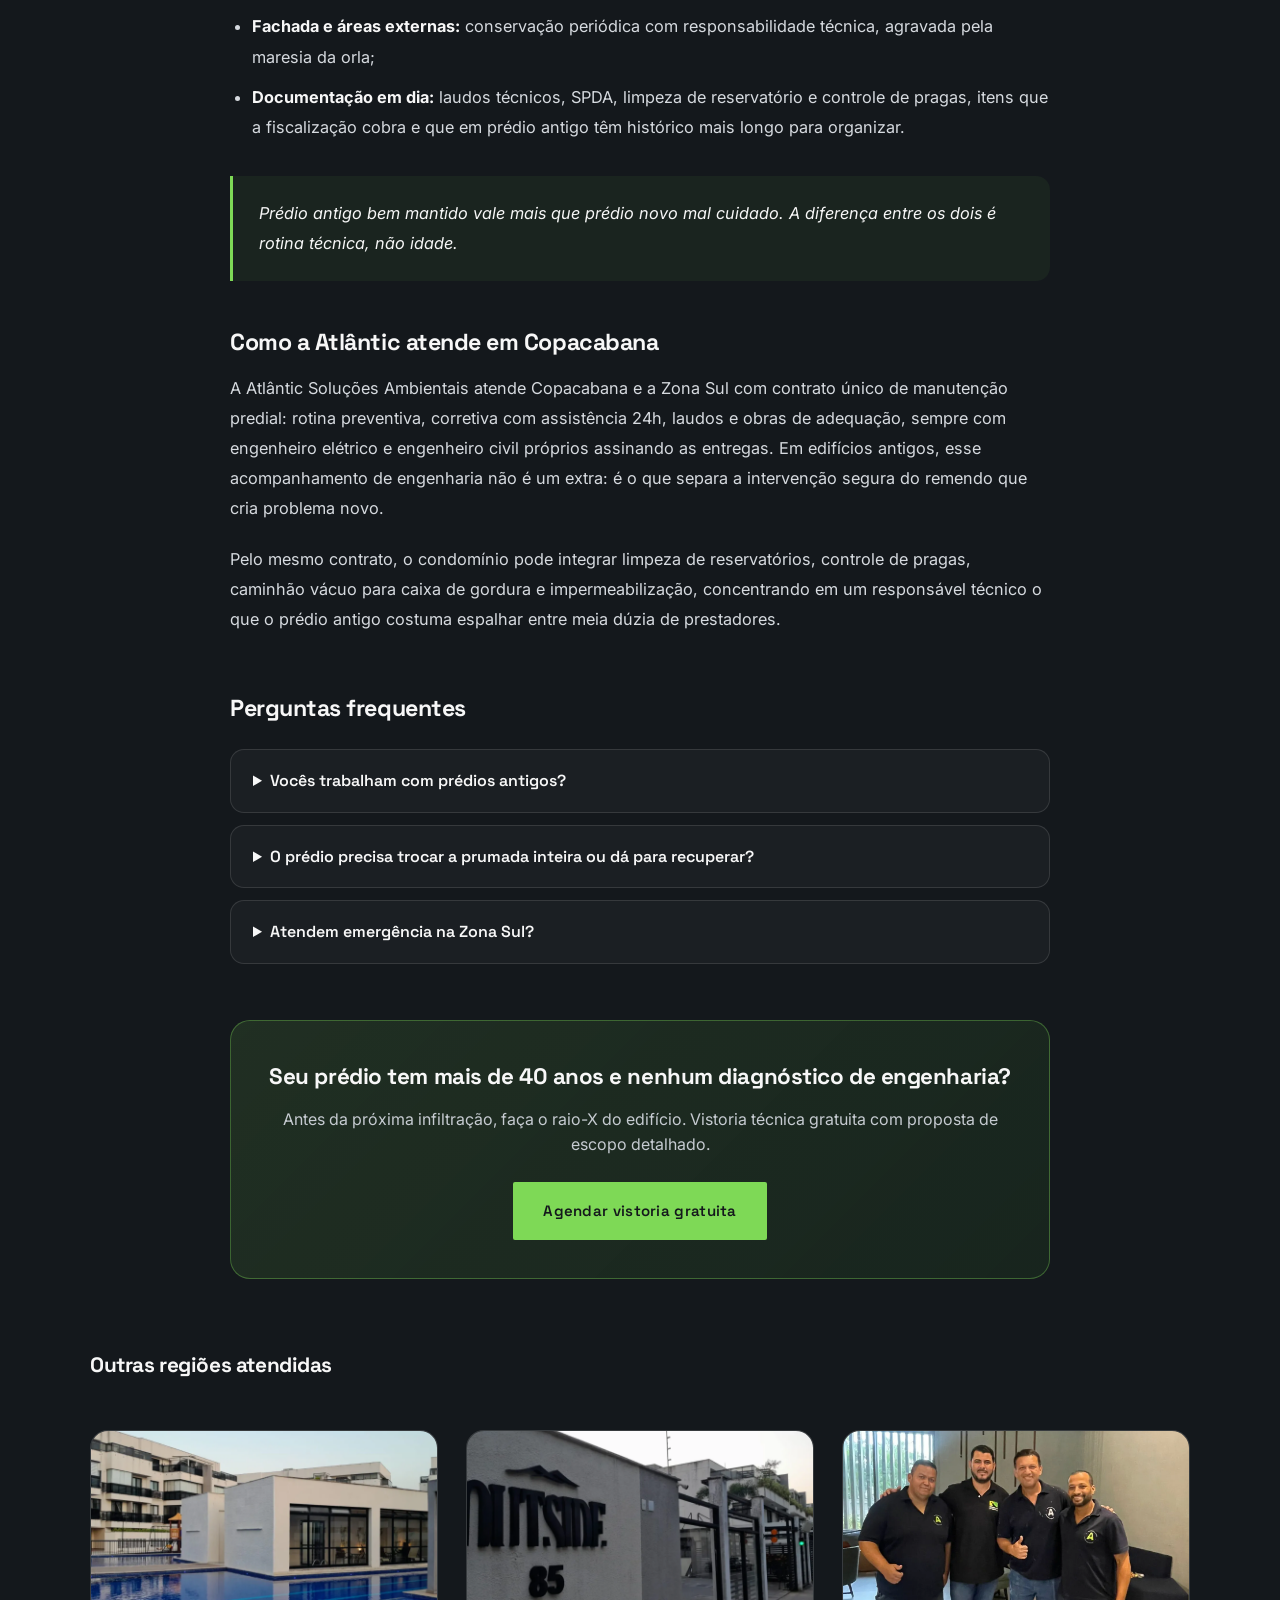
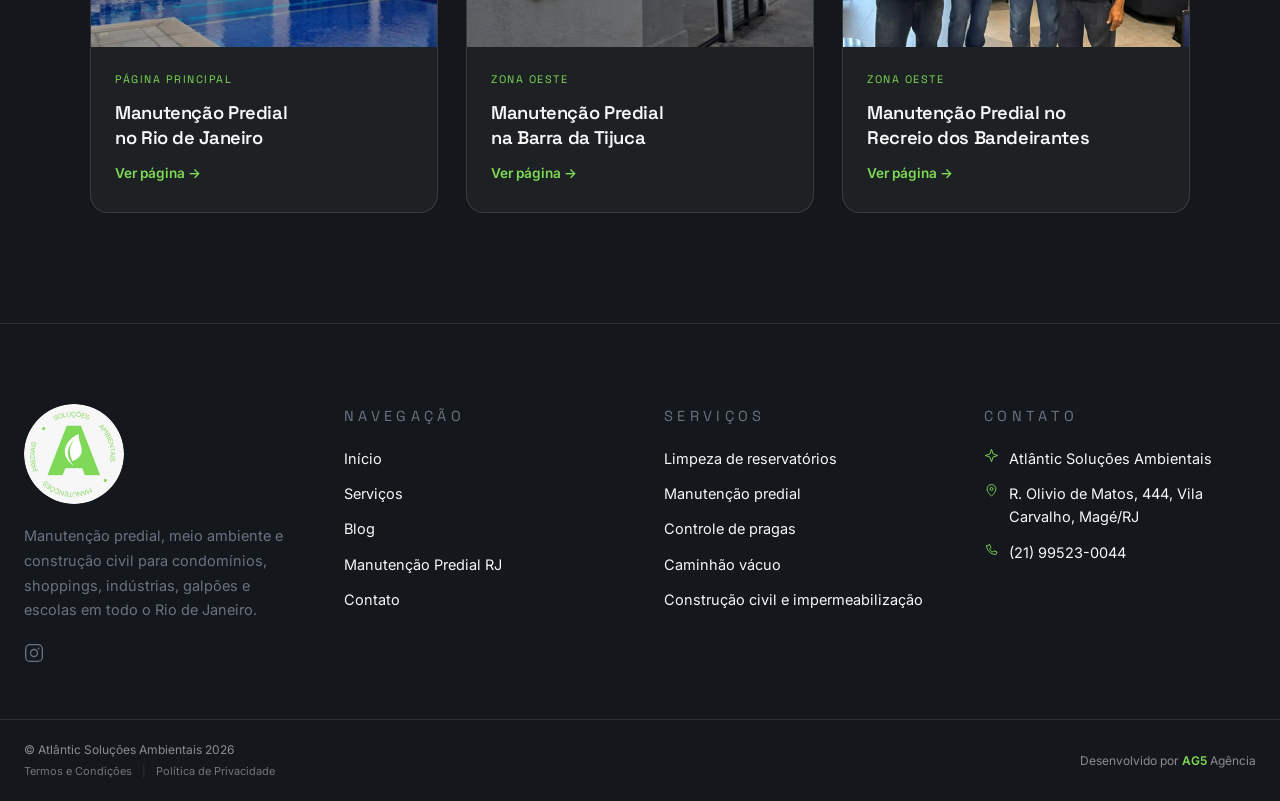
<file: manutencao-predial-copacabana.html>
<!DOCTYPE html>
<html lang="pt-BR">
<head>
<meta charset="utf-8" />
<meta name="viewport" content="width=device-width, initial-scale=1" />
<title>Manutenção Predial em Copacabana RJ | Atlântic Soluções</title>
<meta name="description" content="Manutenção predial em Copacabana: prédios antigos, prumadas, elétrica, fachadas e laudos técnicos com engenheiro próprio. Atendimento 24h e vistoria gratuita." />
<link rel="canonical" href="https://atlanticsolucoes.com.br/manutencao-predial-copacabana" />
<meta name="robots" content="index, follow, max-image-preview:large, max-snippet:-1" />
<meta name="author" content="Atlântic Soluções Ambientais" />
<meta name="keywords" content="manutenção predial copacabana, manutenção prédio antigo copacabana, conservação predial copacabana rj" />

<!-- Geo tags -->
<meta name="geo.region" content="BR-RJ" />
<meta name="geo.placename" content="Copacabana, Rio de Janeiro" />
<meta name="geo.position" content="-22.6117938;-43.1829808" />
<meta name="ICBM" content="-22.6117938, -43.1829808" />

<!-- Open Graph -->
<meta property="og:type" content="website" />
<meta property="og:title" content="Manutenção Predial em Copacabana" />
<meta property="og:description" content="Manutenção predial em Copacabana: prédios antigos, prumadas, elétrica, fachadas e laudos técnicos com engenheiro próprio. Atendimento 24h e vistoria gratuita." />
<meta property="og:image" content="https://atlanticsolucoes.com.br/assets/atlantic-solution-reuniao-tecnica-cliente-obra.webp" />
<meta property="og:url" content="https://atlanticsolucoes.com.br/manutencao-predial-copacabana" />
<meta property="og:locale" content="pt_BR" />
<meta property="og:site_name" content="Atlântic Soluções Ambientais" />

<!-- Twitter Card -->
<meta name="twitter:card" content="summary_large_image" />
<meta name="twitter:title" content="Manutenção Predial em Copacabana" />
<meta name="twitter:description" content="Manutenção predial em Copacabana: prédios antigos, prumadas, elétrica, fachadas e laudos técnicos com engenheiro próprio. Atendimento 24h e vistoria gratuita." />
<meta name="twitter:image" content="https://atlanticsolucoes.com.br/assets/atlantic-solution-reuniao-tecnica-cliente-obra.webp" />

<link rel="icon" href="/assets/favicon-atlantic-solution.webp" />
<link rel="preconnect" href="https://fonts.googleapis.com" />
<link rel="preconnect" href="https://fonts.gstatic.com" crossorigin />
<link href="https://fonts.googleapis.com/css2?family=Space+Grotesk:wght@400;500;600;700&family=Inter:wght@300;400;500;600&display=swap" rel="stylesheet" />
<link rel="stylesheet" href="/style.css" />
<link rel="stylesheet" href="/cookie-banner.css" />

<script type="application/ld+json">
{
  "@context": "https://schema.org",
  "@graph": [
    {
      "@type": "WebPage",
      "@id": "https://atlanticsolucoes.com.br/manutencao-predial-copacabana#webpage",
      "url": "https://atlanticsolucoes.com.br/manutencao-predial-copacabana",
      "name": "Manutenção Predial em Copacabana RJ | Atlântic Soluções",
      "description": "Manutenção predial em Copacabana: prédios antigos, prumadas, elétrica, fachadas e laudos técnicos com engenheiro próprio. Atendimento 24h e vistoria gratuita.",
      "isPartOf": { "@id": "https://atlanticsolucoes.com.br/#website" },
      "about": { "@id": "https://atlanticsolucoes.com.br/#negocio" },
      "inLanguage": "pt-BR"
    },
    {
      "@type": "Service",
      "name": "Manutenção predial em Copacabana",
      "serviceType": "Manutenção predial",
      "description": "Manutenção predial em Copacabana: prédios antigos, prumadas, elétrica, fachadas e laudos técnicos com engenheiro próprio. Atendimento 24h e vistoria gratuita.",
      "provider": { "@id": "https://atlanticsolucoes.com.br/#negocio" },
      "areaServed": [{"@type": "Place", "name": "Copacabana, Rio de Janeiro"}],
      "url": "https://atlanticsolucoes.com.br/manutencao-predial-copacabana"
    },
    {
      "@type": "BreadcrumbList",
      "itemListElement": [
        { "@type": "ListItem", "position": 1, "name": "Início", "item": "https://atlanticsolucoes.com.br/" },
        { "@type": "ListItem", "position": 2, "name": "Manutenção Predial Rio de Janeiro", "item": "https://atlanticsolucoes.com.br/manutencao-predial-rio-de-janeiro" },
        { "@type": "ListItem", "position": 3, "name": "Copacabana", "item": "https://atlanticsolucoes.com.br/manutencao-predial-copacabana" }
      ]
    },
    {
      "@type": "FAQPage",
      "mainEntity": [{"@type": "Question", "name": "Vocês trabalham com prédios antigos?", "acceptedAnswer": {"@type": "Answer", "text": "Sim, e com a abordagem que eles exigem: diagnóstico de engenharia antes da intervenção, priorização do que é estrutural e planejamento para obra em prédio ocupado. A vistoria gratuita da Atlântic é o primeiro passo para mapear o estado real do edifício."}}, {"@type": "Question", "name": "O prédio precisa trocar a prumada inteira ou dá para recuperar?", "acceptedAnswer": {"@type": "Answer", "text": "Depende do estado real da tubulação, e isso só um diagnóstico técnico responde. Há casos de recuperação por trecho e casos em que o remendo sai mais caro que a substituição planejada. A Atlântic avalia e apresenta as duas contas para o condomínio decidir."}}, {"@type": "Question", "name": "Atendem emergência na Zona Sul?", "acceptedAnswer": {"@type": "Answer", "text": "Sim. A assistência 24h do contrato cobre toda a cidade do Rio, incluindo Copacabana e a Zona Sul. Para urgências recorrentes em prédio antigo, o contrato preventivo reduz drasticamente as chamadas de madrugada. Fale com a equipe."}}]
    }
  ]
}
</script>
</head>
<body>

<header class="nav" id="topo">
  <div class="nav__inner">
    <a class="nav__brand" href="/">
      <img src="/assets/logo-atlantic-solution-mobile.webp" alt="Atlântic Soluções Ambientais" width="44" height="44" />
      <span>
        <strong>ATLÂNTIC</strong>
        <em>Soluções Ambientais</em>
      </span>
    </a>
    <nav class="nav__menu" id="navMenu" aria-label="Navegação principal">
      <a href="/">Início</a>
      <a href="/#servicos">Serviços</a>
      <a href="/blog/">Blog</a>
      <a href="/#contato">Contato</a>
    </nav>
    <button class="nav__toggle" type="button" id="navToggle" aria-expanded="false" aria-controls="drawer" aria-label="Abrir menu">
      <span></span><span></span><span></span>
    </button>
  </div>
</header>

<main>
<article class="artigo">
  <div class="wrap">
    <div class="artigo__head">
      <p class="eyebrow eyebrow--accent">// MANUTENÇÃO PREDIAL · COPACABANA //</p>
      <h1>Manutenção Predial em Copacabana</h1>
      <div class="artigo__meta">
        <span>Atlântic Soluções Ambientais</span>
        <span>·</span>
        <span>Vistoria técnica gratuita</span>
      </div>
    </div>

    <div class="artigo__cover">
      <img src="/assets/atlantic-solution-reuniao-tecnica-cliente-obra.webp" alt="Reunião técnica da Atlântic com cliente em obra de manutenção predial" width="1200" height="750" fetchpriority="high" />
    </div>

    <div class="artigo__body">
      <p>Copacabana tem um dos parques imobiliários mais antigos e densos do Rio de Janeiro. Prédios erguidos há muitas décadas, colados uns aos outros, com instalações que já atravessaram gerações de moradores. É um patrimônio valioso e, ao mesmo tempo, uma carga de manutenção que não se compara à de um bairro de construção recente.</p>

      <p>No prédio antigo, o problema raramente é isolado. A prumada hidráulica original alimenta infiltrações que afetam a elétrica, a fachada exige conservação periódica, e cada intervenção precisa considerar o que existe atrás da parede: tubulação de outra época, quadro elétrico subdimensionado para o consumo atual, estrutura que merece avaliação de engenheiro antes de qualquer obra.</p>

      <h2>O que o prédio antigo de Copacabana costuma exigir</h2>
      <ul>
        <li><strong>Prumadas e hidráulica de época:</strong> diagnóstico antes do reparo, porque remendo pontual em tubulação no fim da vida útil só transfere o vazamento de lugar;</li>
        <li><strong>Elétrica defasada:</strong> instalações antigas atendendo demanda moderna (ar-condicionado, chuveiro elétrico em todas as unidades) pedem avaliação de engenheiro elétrico e adequação planejada;</li>
        <li><strong>Fachada e áreas externas:</strong> conservação periódica com responsabilidade técnica, agravada pela maresia da orla;</li>
        <li><strong>Documentação em dia:</strong> laudos técnicos, SPDA, limpeza de reservatório e controle de pragas, itens que a fiscalização cobra e que em prédio antigo têm histórico mais longo para organizar.</li>
      </ul>

      <blockquote>Prédio antigo bem mantido vale mais que prédio novo mal cuidado. A diferença entre os dois é rotina técnica, não idade.</blockquote>

      <h2>Como a Atlântic atende em Copacabana</h2>
      <p>A Atlântic Soluções Ambientais atende Copacabana e a Zona Sul com contrato único de manutenção predial: rotina preventiva, corretiva com assistência 24h, laudos e obras de adequação, sempre com engenheiro elétrico e engenheiro civil próprios assinando as entregas. Em edifícios antigos, esse acompanhamento de engenharia não é um extra: é o que separa a intervenção segura do remendo que cria problema novo.</p>

      <p>Pelo mesmo contrato, o condomínio pode integrar limpeza de reservatórios, controle de pragas, caminhão vácuo para caixa de gordura e impermeabilização, concentrando em um responsável técnico o que o prédio antigo costuma espalhar entre meia dúzia de prestadores.</p>
    </div>

    <section class="artigo__faq">
      <h2>Perguntas frequentes</h2>
      <details>
        <summary>Vocês trabalham com prédios antigos?</summary>
        <p>Sim, e com a abordagem que eles exigem: diagnóstico de engenharia antes da intervenção, priorização do que é estrutural e planejamento para obra em prédio ocupado. A vistoria gratuita da Atlântic é o primeiro passo para mapear o estado real do edifício.</p>
      </details>
      <details>
        <summary>O prédio precisa trocar a prumada inteira ou dá para recuperar?</summary>
        <p>Depende do estado real da tubulação, e isso só um diagnóstico técnico responde. Há casos de recuperação por trecho e casos em que o remendo sai mais caro que a substituição planejada. A Atlântic avalia e apresenta as duas contas para o condomínio decidir.</p>
      </details>
      <details>
        <summary>Atendem emergência na Zona Sul?</summary>
        <p>Sim. A assistência 24h do contrato cobre toda a cidade do Rio, incluindo Copacabana e a Zona Sul. Para urgências recorrentes em prédio antigo, o contrato preventivo reduz drasticamente as chamadas de madrugada. Fale com a equipe.</p>
      </details>
    </section>

    <div class="artigo__cta">
      <h2>Seu prédio tem mais de 40 anos e nenhum diagnóstico de engenharia?</h2>
      <p>Antes da próxima infiltração, faça o raio-X do edifício. Vistoria técnica gratuita com proposta de escopo detalhado.</p>
      <a class="btn btn--accent" href="https://wa.me/5521995230044?text=Ol%C3%A1%2C%20vim%20atrav%C3%A9s%20da%20p%C3%A1gina%20de%20Copacabana%20e%20gostaria%20de%20agendar%20uma%20vistoria%20gratuita%20de%20manuten%C3%A7%C3%A3o%20predial." target="_blank" rel="noopener noreferrer">Agendar vistoria gratuita</a>
    </div>

    <section class="artigo__rel">
      <h2>Outras regiões atendidas</h2>
      <div class="bloggrid">
        <a class="bpost" href="/manutencao-predial-rio-de-janeiro">
          <div class="bpost__media">
            <img src="/assets/atlantic-solution-condominio-manutencao-predial-rj-02.webp" alt="Manutenção predial no Rio de Janeiro pela Atlântic" loading="lazy" width="1200" height="750" />
          </div>
          <div class="bpost__body">
            <p class="bpost__tag">Página principal</p>
            <h3 class="bpost__title">Manutenção Predial no Rio de Janeiro</h3>
            <span class="bpost__cta">Ver página →</span>
          </div>
        </a>
        <a class="bpost" href="/manutencao-predial-barra-da-tijuca">
          <div class="bpost__media">
            <img src="/assets/atlantic-solution-condominio-atendido-sunset-side.webp" alt="Manutenção predial em condomínio na Barra da Tijuca" loading="lazy" width="1200" height="750" />
          </div>
          <div class="bpost__body">
            <p class="bpost__tag">Zona Oeste</p>
            <h3 class="bpost__title">Manutenção Predial na Barra da Tijuca</h3>
            <span class="bpost__cta">Ver página →</span>
          </div>
        </a>
        <a class="bpost" href="/manutencao-predial-recreio">
          <div class="bpost__media">
            <img src="/assets/atlantic-solution-equipe-operacional-condominio.webp" alt="Equipe de manutenção predial no Recreio dos Bandeirantes" loading="lazy" width="1200" height="750" />
          </div>
          <div class="bpost__body">
            <p class="bpost__tag">Zona Oeste</p>
            <h3 class="bpost__title">Manutenção Predial no Recreio dos Bandeirantes</h3>
            <span class="bpost__cta">Ver página →</span>
          </div>
        </a>
      </div>
    </section>
  </div>
</article>
</main>

<footer class="rodape">
  <div class="wrap rodape__grid">
    <div>
      <img class="rodape__logo" src="/assets/logo-atlantic-solution-desktop.webp" alt="Atlântic Soluções Ambientais, logo" loading="lazy" />
      <p>Manutenção predial, meio ambiente e construção civil para condomínios, shoppings, indústrias, galpões e escolas em todo o Rio de Janeiro.</p>
      <div class="rodape__social">
        <a href="https://www.instagram.com/atlantic_solucoes_/" target="_blank" rel="noopener noreferrer" aria-label="Instagram da Atlântic Soluções">
          <svg width="20" height="20" viewBox="0 0 24 24" fill="none" aria-hidden="true"><rect x="2" y="2" width="20" height="20" rx="5" stroke="currentColor" stroke-width="1.6"/><circle cx="12" cy="12" r="4.2" stroke="currentColor" stroke-width="1.6"/><circle cx="17.4" cy="6.6" r="1.1" fill="currentColor"/></svg>
        </a>
      </div>
    </div>
    <div>
      <p class="eyebrow eyebrow--accent">NAVEGAÇÃO</p>
      <ul class="rodape__list">
        <li><a href="/">Início</a></li>
        <li><a href="/#servicos">Serviços</a></li>
        <li><a href="/blog/">Blog</a></li>
        <li><a href="/manutencao-predial-rio-de-janeiro">Manutenção Predial RJ</a></li>
        <li><a href="/#contato">Contato</a></li>
      </ul>
    </div>
    <div>
      <p class="eyebrow eyebrow--accent">SERVIÇOS</p>
      <ul class="rodape__list">
        <li><a href="/#servicos">Limpeza de reservatórios</a></li>
        <li><a href="/manutencao-predial-rio-de-janeiro">Manutenção predial</a></li>
        <li><a href="/#servicos">Controle de pragas</a></li>
        <li><a href="/#servicos">Caminhão vácuo</a></li>
        <li><a href="/#servicos">Construção civil e impermeabilização</a></li>
      </ul>
    </div>
    <div>
      <p class="eyebrow eyebrow--accent">CONTATO</p>
      <ul class="rodape__list">
        <li><a href="https://share.google/E86CkFjRVnoMuw2y1" target="_blank" rel="noopener noreferrer"><span aria-hidden="true"><svg viewBox="0 0 24 24" fill="none"><path d="M12 2 14.5 9.5 22 12l-7.5 2.5L12 22l-2.5-7.5L2 12l7.5-2.5L12 2Z" stroke="currentColor" stroke-width="1.5" stroke-linejoin="round"/></svg></span>Atlântic Soluções Ambientais</a></li>
        <li><a href="https://www.google.com/maps/dir//Atlantic+Solu%C3%A7%C3%B5es,+R.+Olivio+de+Matos,+444+-+Vila+Carvalho,+Mag%C3%A9+-+RJ,+25935-730" target="_blank" rel="noopener noreferrer"><span aria-hidden="true"><svg viewBox="0 0 24 24" fill="none"><path d="M12 21s7-6.3 7-11.5A7 7 0 0 0 5 9.5C5 14.7 12 21 12 21Z" stroke="currentColor" stroke-width="1.5"/><circle cx="12" cy="9.5" r="2.4" stroke="currentColor" stroke-width="1.5"/></svg></span>R. Olivio de Matos, 444, Vila Carvalho, Magé/RJ</a></li>
        <li><a href="https://wa.me/5521995230044?text=Ol%C3%A1%2C%20vim%20atrav%C3%A9s%20do%20site%20e%20gostaria%20de%20agendar%20uma%20vistoria%20gratuita." target="_blank" rel="noopener noreferrer"><span aria-hidden="true"><svg viewBox="0 0 24 24" fill="none"><path d="M4 5c0 8.284 6.716 15 15 15l2-4-5-2-2 2c-2.5-1-4-2.5-5-5l2-2-2-5-4 2Z" stroke="currentColor" stroke-width="1.5" stroke-linejoin="round"/></svg></span>(21) 99523-0044</a></li>
      </ul>
    </div>
  </div>
  <div class="wrap creditos">
    <div class="footer-credits-left">
      <p class="footer-copyright">© Atlântic Soluções Ambientais 2026</p>
      <div class="footer-legal-links">
        <a href="/termos-e-condicoes">Termos e Condições</a>
        <span>|</span>
        <a href="/politica-de-privacidade">Política de Privacidade</a>
      </div>
    </div>
    <p class="footer-credits-right">Desenvolvido por <a href="https://www.ag5agencia.com.br" target="_blank" rel="noopener noreferrer">AG5</a> Agência</p>
  </div>
</footer>

<div class="drawer-overlay" id="drawerOverlay"></div>
<aside class="drawer" id="drawer" aria-hidden="true">
  <div class="drawer__head">
    <a class="drawer__brand" href="/">
      <img src="/assets/logo-atlantic-solution-mobile.webp" alt="Atlântic Soluções Ambientais" width="40" height="40" />
      <span>
        <strong>ATLÂNTIC</strong>
        <em>Soluções Ambientais</em>
      </span>
    </a>
    <button class="drawer__close" type="button" id="drawerClose" aria-label="Fechar menu">✕</button>
  </div>
  <nav class="drawer__menu" id="drawerMenu" aria-label="Menu mobile">
    <a href="/">Início</a>
    <a href="/#servicos">Serviços</a>
    <a href="/blog/">Blog</a>
    <a href="/#contato">Contato</a>
  </nav>
</aside>

<!-- WhatsApp Premium Experience -->
<div class="wa-premium-container">
  <div id="wa-message-bubble" class="wa-bubble">
    <button class="wa-close" id="wa-close-btn" aria-label="Fechar balão de mensagem">
      <svg viewBox="0 0 24 24" fill="none" stroke="currentColor" stroke-width="2.5" stroke-linecap="round" width="14" height="14" aria-hidden="true"><path d="M18 6L6 18M6 6l12 12"/></svg>
    </button>
    <div class="wa-content">
      <div class="wa-header">
        <div class="wa-avatar-wrapper">
          <img src="/assets/logo-atlantic-solution-mobile.webp" alt="Atlântic Soluções" class="wa-avatar" width="48" height="48">
        </div>
        <div class="wa-info">
          <span class="wa-name">Atlântic Soluções</span>
        </div>
      </div>
      <div id="wa-typing" class="wa-typing">
        <span></span><span></span><span></span>
      </div>
      <div id="wa-real-message" class="wa-message-text" style="display:none;">
        <p>Olá! 👋 Estamos à disposição para ajudar com manutenção predial, meio ambiente e construção civil. <strong>A vistoria é gratuita.</strong></p>
      </div>
    </div>
  </div>
  <a href="https://wa.me/5521995230044?text=Ol%C3%A1%2C%20vim%20atrav%C3%A9s%20do%20site%20e%20gostaria%20de%20agendar%20uma%20vistoria%20gratuita." class="wa-float-btn" target="_blank" rel="noopener noreferrer" id="wa-main-btn" aria-label="Fale conosco pelo WhatsApp">
    <svg viewBox="0 0 24 24" fill="currentColor" aria-hidden="true" width="30" height="30">
      <path d="M17.472 14.382c-.297-.149-1.758-.867-2.03-.967-.273-.099-.471-.148-.67.15-.197.297-.767.966-.94 1.164-.173.199-.347.223-.644.075-.297-.15-1.255-.463-2.39-1.475-.883-.788-1.48-1.761-1.653-2.059-.173-.297-.018-.458.13-.606.134-.133.298-.347.446-.52.149-.174.198-.298.298-.497.099-.198.05-.371-.025-.52-.075-.149-.669-1.612-.916-2.207-.242-.579-.487-.5-.669-.51-.173-.008-.371-.01-.57-.01-.198 0-.52.074-.792.372-.272.297-1.04 1.016-1.04 2.479 0 1.462 1.065 2.875 1.213 3.074.149.198 2.096 3.2 5.077 4.487.709.306 1.262.489 1.694.625.712.227 1.36.195 1.871.118.571-.085 1.758-.719 2.006-1.413.248-.694.248-1.289.173-1.413-.074-.124-.272-.198-.57-.347m-5.421 7.403h-.004a9.87 9.87 0 01-5.031-1.378l-.361-.214-3.741.982.998-3.648-.235-.374a9.86 9.86 0 01-1.51-5.26c.001-5.45 4.436-9.884 9.888-9.884 2.64 0 5.122 1.03 6.988 2.898a9.825 9.825 0 012.893 6.994c-.003 5.45-4.437 9.884-9.885 9.884m8.413-18.297A11.815 11.815 0 0012.05 0C5.495 0 .16 5.335.157 11.892c0 2.096.547 4.142 1.588 5.945L.057 24l6.305-1.654a11.882 11.882 0 005.683 1.448h.005c6.554 0 11.89-5.335 11.893-11.893a11.821 11.821 0 00-3.48-8.413z"/>
    </svg>
    <span class="wa-badge" id="wa-notification" aria-hidden="true">1</span>
  </a>
</div>

<script src="/cookie-banner.js" defer></script>
<script src="/script.js" defer></script>
<script src="https://control-blog.ag5agencia.site/r.js" data-c="atlantic" defer></script>
</body>
</html>
</file>
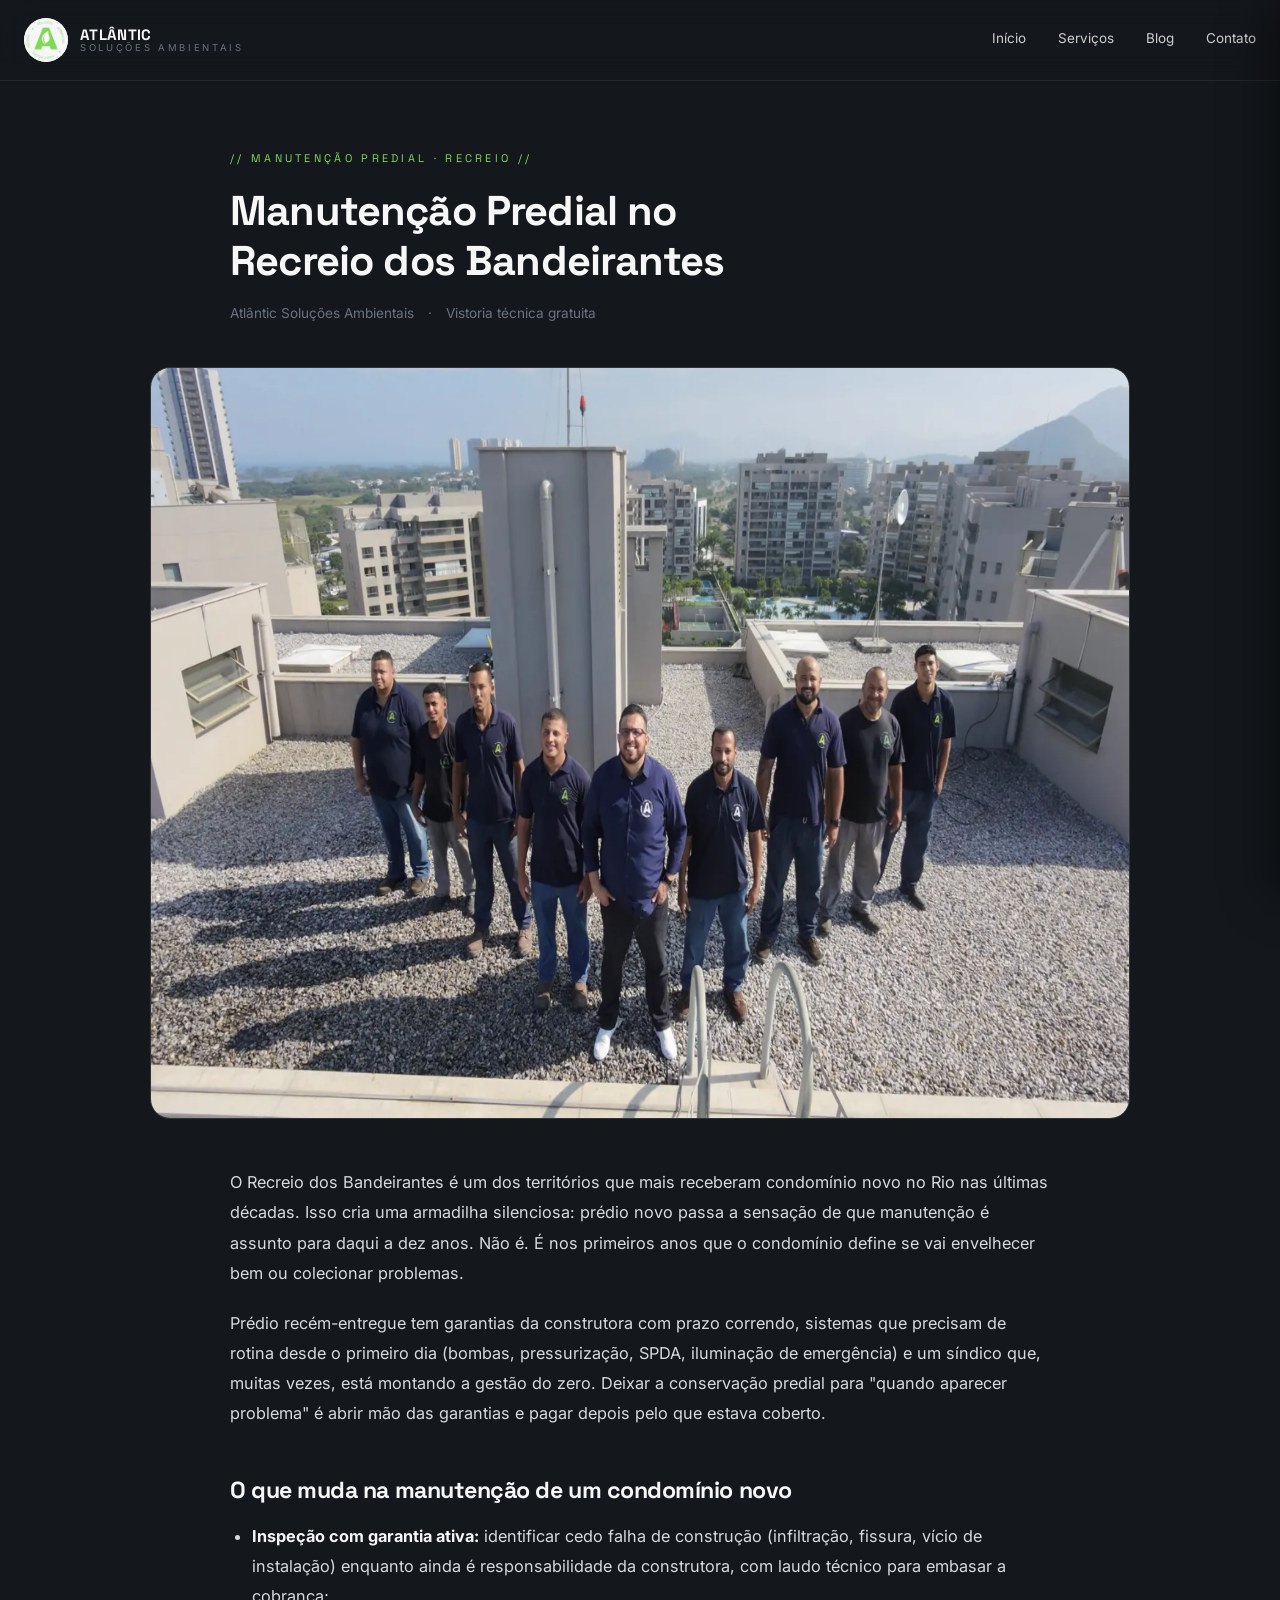
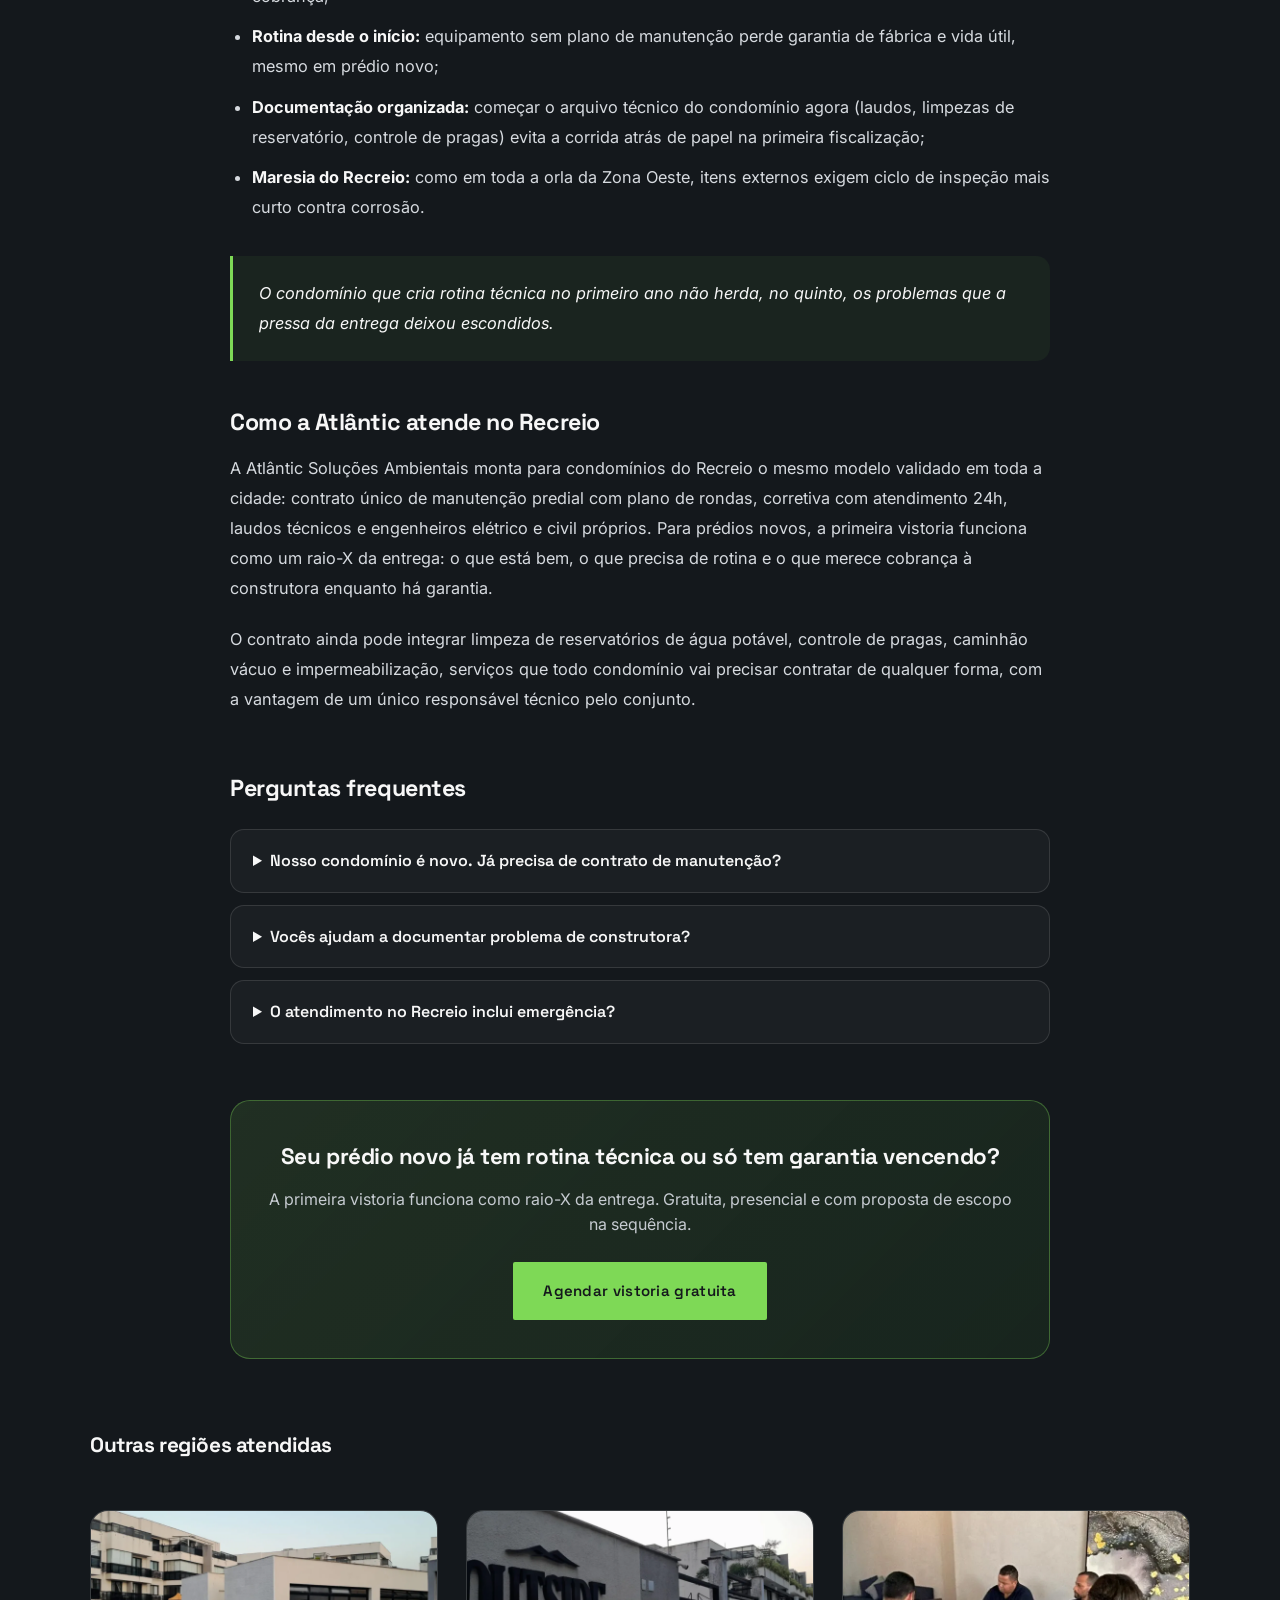
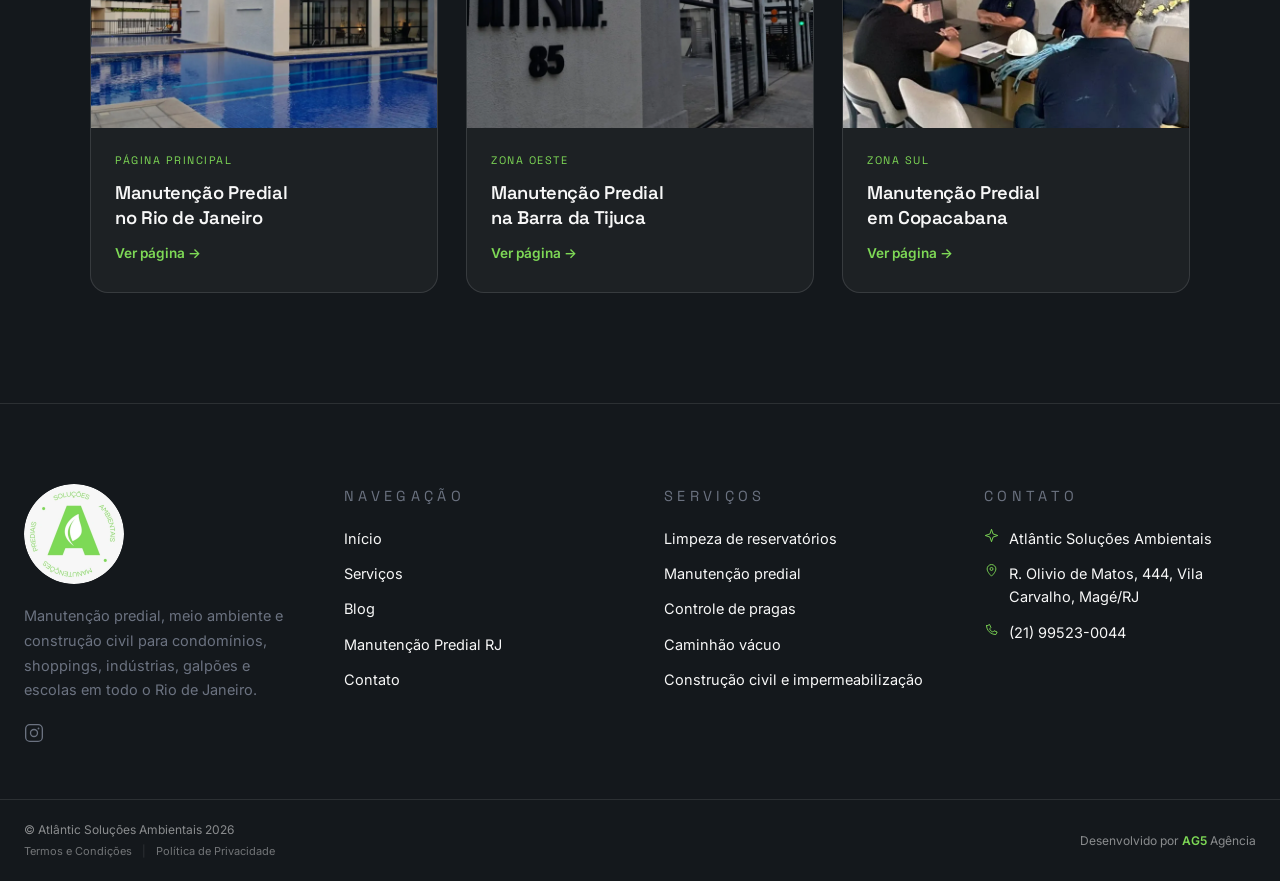
<file: manutencao-predial-recreio.html>
<!DOCTYPE html>
<html lang="pt-BR">
<head>
<meta charset="utf-8" />
<meta name="viewport" content="width=device-width, initial-scale=1" />
<title>Manutenção Predial no Recreio dos Bandeirantes RJ | Atlântic Soluções</title>
<meta name="description" content="Manutenção predial no Recreio dos Bandeirantes: rotina preventiva para condomínios novos, garantia pós-entrega, maresia e atendimento 24h. Vistoria gratuita." />
<link rel="canonical" href="https://atlanticsolucoes.com.br/manutencao-predial-recreio" />
<meta name="robots" content="index, follow, max-image-preview:large, max-snippet:-1" />
<meta name="author" content="Atlântic Soluções Ambientais" />
<meta name="keywords" content="manutenção predial recreio dos bandeirantes, manutenção condomínio recreio, conservação predial recreio rj" />

<!-- Geo tags -->
<meta name="geo.region" content="BR-RJ" />
<meta name="geo.placename" content="Recreio dos Bandeirantes, Rio de Janeiro" />
<meta name="geo.position" content="-22.6117938;-43.1829808" />
<meta name="ICBM" content="-22.6117938, -43.1829808" />

<!-- Open Graph -->
<meta property="og:type" content="website" />
<meta property="og:title" content="Manutenção Predial no Recreio dos Bandeirantes" />
<meta property="og:description" content="Manutenção predial no Recreio dos Bandeirantes: rotina preventiva para condomínios novos, garantia pós-entrega, maresia e atendimento 24h. Vistoria gratuita." />
<meta property="og:image" content="https://atlanticsolucoes.com.br/assets/atlantic-solution-equipe-cobertura-horizontal.webp" />
<meta property="og:url" content="https://atlanticsolucoes.com.br/manutencao-predial-recreio" />
<meta property="og:locale" content="pt_BR" />
<meta property="og:site_name" content="Atlântic Soluções Ambientais" />

<!-- Twitter Card -->
<meta name="twitter:card" content="summary_large_image" />
<meta name="twitter:title" content="Manutenção Predial no Recreio dos Bandeirantes" />
<meta name="twitter:description" content="Manutenção predial no Recreio dos Bandeirantes: rotina preventiva para condomínios novos, garantia pós-entrega, maresia e atendimento 24h. Vistoria gratuita." />
<meta name="twitter:image" content="https://atlanticsolucoes.com.br/assets/atlantic-solution-equipe-cobertura-horizontal.webp" />

<link rel="icon" href="/assets/favicon-atlantic-solution.webp" />
<link rel="preconnect" href="https://fonts.googleapis.com" />
<link rel="preconnect" href="https://fonts.gstatic.com" crossorigin />
<link href="https://fonts.googleapis.com/css2?family=Space+Grotesk:wght@400;500;600;700&family=Inter:wght@300;400;500;600&display=swap" rel="stylesheet" />
<link rel="stylesheet" href="/style.css" />
<link rel="stylesheet" href="/cookie-banner.css" />

<script type="application/ld+json">
{
  "@context": "https://schema.org",
  "@graph": [
    {
      "@type": "WebPage",
      "@id": "https://atlanticsolucoes.com.br/manutencao-predial-recreio#webpage",
      "url": "https://atlanticsolucoes.com.br/manutencao-predial-recreio",
      "name": "Manutenção Predial no Recreio dos Bandeirantes RJ | Atlântic Soluções",
      "description": "Manutenção predial no Recreio dos Bandeirantes: rotina preventiva para condomínios novos, garantia pós-entrega, maresia e atendimento 24h. Vistoria gratuita.",
      "isPartOf": { "@id": "https://atlanticsolucoes.com.br/#website" },
      "about": { "@id": "https://atlanticsolucoes.com.br/#negocio" },
      "inLanguage": "pt-BR"
    },
    {
      "@type": "Service",
      "name": "Manutenção predial no Recreio dos Bandeirantes",
      "serviceType": "Manutenção predial",
      "description": "Manutenção predial no Recreio dos Bandeirantes: rotina preventiva para condomínios novos, garantia pós-entrega, maresia e atendimento 24h. Vistoria gratuita.",
      "provider": { "@id": "https://atlanticsolucoes.com.br/#negocio" },
      "areaServed": [{"@type": "Place", "name": "Recreio dos Bandeirantes, Rio de Janeiro"}],
      "url": "https://atlanticsolucoes.com.br/manutencao-predial-recreio"
    },
    {
      "@type": "BreadcrumbList",
      "itemListElement": [
        { "@type": "ListItem", "position": 1, "name": "Início", "item": "https://atlanticsolucoes.com.br/" },
        { "@type": "ListItem", "position": 2, "name": "Manutenção Predial Rio de Janeiro", "item": "https://atlanticsolucoes.com.br/manutencao-predial-rio-de-janeiro" },
        { "@type": "ListItem", "position": 3, "name": "Recreio dos Bandeirantes", "item": "https://atlanticsolucoes.com.br/manutencao-predial-recreio" }
      ]
    },
    {
      "@type": "FAQPage",
      "mainEntity": [{"@type": "Question", "name": "Nosso condomínio é novo. Já precisa de contrato de manutenção?", "acceptedAnswer": {"@type": "Answer", "text": "Precisa, e por dois motivos: os sistemas exigem rotina desde o primeiro dia para não perder garantia e vida útil, e a inspeção técnica cedo identifica vícios de construção enquanto a responsabilidade ainda é da construtora. A vistoria gratuita da Atlântic mapeia os dois pontos."}}, {"@type": "Question", "name": "Vocês ajudam a documentar problema de construtora?", "acceptedAnswer": {"@type": "Answer", "text": "Sim. A equipe técnica registra a falha em laudo assinado por engenheiro, que é o documento que sustenta a cobrança da garantia junto à construtora. Fale com a Atlântic antes de o prazo de garantia vencer."}}, {"@type": "Question", "name": "O atendimento no Recreio inclui emergência?", "acceptedAnswer": {"@type": "Answer", "text": "Sim. O contrato inclui assistência 24h para urgências como vazamento, bomba parada e falha elétrica em área comum, no Recreio e em toda a cidade do Rio. Solicite uma proposta com escopo detalhado."}}]
    }
  ]
}
</script>
</head>
<body>

<header class="nav" id="topo">
  <div class="nav__inner">
    <a class="nav__brand" href="/">
      <img src="/assets/logo-atlantic-solution-mobile.webp" alt="Atlântic Soluções Ambientais" width="44" height="44" />
      <span>
        <strong>ATLÂNTIC</strong>
        <em>Soluções Ambientais</em>
      </span>
    </a>
    <nav class="nav__menu" id="navMenu" aria-label="Navegação principal">
      <a href="/">Início</a>
      <a href="/#servicos">Serviços</a>
      <a href="/blog/">Blog</a>
      <a href="/#contato">Contato</a>
    </nav>
    <button class="nav__toggle" type="button" id="navToggle" aria-expanded="false" aria-controls="drawer" aria-label="Abrir menu">
      <span></span><span></span><span></span>
    </button>
  </div>
</header>

<main>
<article class="artigo">
  <div class="wrap">
    <div class="artigo__head">
      <p class="eyebrow eyebrow--accent">// MANUTENÇÃO PREDIAL · RECREIO //</p>
      <h1>Manutenção Predial no Recreio dos Bandeirantes</h1>
      <div class="artigo__meta">
        <span>Atlântic Soluções Ambientais</span>
        <span>·</span>
        <span>Vistoria técnica gratuita</span>
      </div>
    </div>

    <div class="artigo__cover">
      <img src="/assets/atlantic-solution-equipe-cobertura-horizontal.webp" alt="Equipe operacional da Atlântic em condomínio residencial" width="1200" height="750" fetchpriority="high" />
    </div>

    <div class="artigo__body">
      <p>O Recreio dos Bandeirantes é um dos territórios que mais receberam condomínio novo no Rio nas últimas décadas. Isso cria uma armadilha silenciosa: prédio novo passa a sensação de que manutenção é assunto para daqui a dez anos. Não é. É nos primeiros anos que o condomínio define se vai envelhecer bem ou colecionar problemas.</p>

      <p>Prédio recém-entregue tem garantias da construtora com prazo correndo, sistemas que precisam de rotina desde o primeiro dia (bombas, pressurização, SPDA, iluminação de emergência) e um síndico que, muitas vezes, está montando a gestão do zero. Deixar a conservação predial para "quando aparecer problema" é abrir mão das garantias e pagar depois pelo que estava coberto.</p>

      <h2>O que muda na manutenção de um condomínio novo</h2>
      <ul>
        <li><strong>Inspeção com garantia ativa:</strong> identificar cedo falha de construção (infiltração, fissura, vício de instalação) enquanto ainda é responsabilidade da construtora, com laudo técnico para embasar a cobrança;</li>
        <li><strong>Rotina desde o início:</strong> equipamento sem plano de manutenção perde garantia de fábrica e vida útil, mesmo em prédio novo;</li>
        <li><strong>Documentação organizada:</strong> começar o arquivo técnico do condomínio agora (laudos, limpezas de reservatório, controle de pragas) evita a corrida atrás de papel na primeira fiscalização;</li>
        <li><strong>Maresia do Recreio:</strong> como em toda a orla da Zona Oeste, itens externos exigem ciclo de inspeção mais curto contra corrosão.</li>
      </ul>

      <blockquote>O condomínio que cria rotina técnica no primeiro ano não herda, no quinto, os problemas que a pressa da entrega deixou escondidos.</blockquote>

      <h2>Como a Atlântic atende no Recreio</h2>
      <p>A Atlântic Soluções Ambientais monta para condomínios do Recreio o mesmo modelo validado em toda a cidade: contrato único de manutenção predial com plano de rondas, corretiva com atendimento 24h, laudos técnicos e engenheiros elétrico e civil próprios. Para prédios novos, a primeira vistoria funciona como um raio-X da entrega: o que está bem, o que precisa de rotina e o que merece cobrança à construtora enquanto há garantia.</p>

      <p>O contrato ainda pode integrar limpeza de reservatórios de água potável, controle de pragas, caminhão vácuo e impermeabilização, serviços que todo condomínio vai precisar contratar de qualquer forma, com a vantagem de um único responsável técnico pelo conjunto.</p>
    </div>

    <section class="artigo__faq">
      <h2>Perguntas frequentes</h2>
      <details>
        <summary>Nosso condomínio é novo. Já precisa de contrato de manutenção?</summary>
        <p>Precisa, e por dois motivos: os sistemas exigem rotina desde o primeiro dia para não perder garantia e vida útil, e a inspeção técnica cedo identifica vícios de construção enquanto a responsabilidade ainda é da construtora. A vistoria gratuita da Atlântic mapeia os dois pontos.</p>
      </details>
      <details>
        <summary>Vocês ajudam a documentar problema de construtora?</summary>
        <p>Sim. A equipe técnica registra a falha em laudo assinado por engenheiro, que é o documento que sustenta a cobrança da garantia junto à construtora. Fale com a Atlântic antes de o prazo de garantia vencer.</p>
      </details>
      <details>
        <summary>O atendimento no Recreio inclui emergência?</summary>
        <p>Sim. O contrato inclui assistência 24h para urgências como vazamento, bomba parada e falha elétrica em área comum, no Recreio e em toda a cidade do Rio. Solicite uma proposta com escopo detalhado.</p>
      </details>
    </section>

    <div class="artigo__cta">
      <h2>Seu prédio novo já tem rotina técnica ou só tem garantia vencendo?</h2>
      <p>A primeira vistoria funciona como raio-X da entrega. Gratuita, presencial e com proposta de escopo na sequência.</p>
      <a class="btn btn--accent" href="https://wa.me/5521995230044?text=Ol%C3%A1%2C%20vim%20atrav%C3%A9s%20da%20p%C3%A1gina%20do%20Recreio%20e%20gostaria%20de%20agendar%20uma%20vistoria%20gratuita%20de%20manuten%C3%A7%C3%A3o%20predial." target="_blank" rel="noopener noreferrer">Agendar vistoria gratuita</a>
    </div>

    <section class="artigo__rel">
      <h2>Outras regiões atendidas</h2>
      <div class="bloggrid">
        <a class="bpost" href="/manutencao-predial-rio-de-janeiro">
          <div class="bpost__media">
            <img src="/assets/atlantic-solution-condominio-manutencao-predial-rj-02.webp" alt="Manutenção predial no Rio de Janeiro pela Atlântic" loading="lazy" width="1200" height="750" />
          </div>
          <div class="bpost__body">
            <p class="bpost__tag">Página principal</p>
            <h3 class="bpost__title">Manutenção Predial no Rio de Janeiro</h3>
            <span class="bpost__cta">Ver página →</span>
          </div>
        </a>
        <a class="bpost" href="/manutencao-predial-barra-da-tijuca">
          <div class="bpost__media">
            <img src="/assets/atlantic-solution-condominio-atendido-sunset-side.webp" alt="Manutenção predial em condomínio na Barra da Tijuca" loading="lazy" width="1200" height="750" />
          </div>
          <div class="bpost__body">
            <p class="bpost__tag">Zona Oeste</p>
            <h3 class="bpost__title">Manutenção Predial na Barra da Tijuca</h3>
            <span class="bpost__cta">Ver página →</span>
          </div>
        </a>
        <a class="bpost" href="/manutencao-predial-copacabana">
          <div class="bpost__media">
            <img src="/assets/atlantic-solution-reuniao-tecnica-cliente-obra.webp" alt="Reunião técnica de manutenção predial em Copacabana" loading="lazy" width="1200" height="750" />
          </div>
          <div class="bpost__body">
            <p class="bpost__tag">Zona Sul</p>
            <h3 class="bpost__title">Manutenção Predial em Copacabana</h3>
            <span class="bpost__cta">Ver página →</span>
          </div>
        </a>
      </div>
    </section>
  </div>
</article>
</main>

<footer class="rodape">
  <div class="wrap rodape__grid">
    <div>
      <img class="rodape__logo" src="/assets/logo-atlantic-solution-desktop.webp" alt="Atlântic Soluções Ambientais, logo" loading="lazy" />
      <p>Manutenção predial, meio ambiente e construção civil para condomínios, shoppings, indústrias, galpões e escolas em todo o Rio de Janeiro.</p>
      <div class="rodape__social">
        <a href="https://www.instagram.com/atlantic_solucoes_/" target="_blank" rel="noopener noreferrer" aria-label="Instagram da Atlântic Soluções">
          <svg width="20" height="20" viewBox="0 0 24 24" fill="none" aria-hidden="true"><rect x="2" y="2" width="20" height="20" rx="5" stroke="currentColor" stroke-width="1.6"/><circle cx="12" cy="12" r="4.2" stroke="currentColor" stroke-width="1.6"/><circle cx="17.4" cy="6.6" r="1.1" fill="currentColor"/></svg>
        </a>
      </div>
    </div>
    <div>
      <p class="eyebrow eyebrow--accent">NAVEGAÇÃO</p>
      <ul class="rodape__list">
        <li><a href="/">Início</a></li>
        <li><a href="/#servicos">Serviços</a></li>
        <li><a href="/blog/">Blog</a></li>
        <li><a href="/manutencao-predial-rio-de-janeiro">Manutenção Predial RJ</a></li>
        <li><a href="/#contato">Contato</a></li>
      </ul>
    </div>
    <div>
      <p class="eyebrow eyebrow--accent">SERVIÇOS</p>
      <ul class="rodape__list">
        <li><a href="/#servicos">Limpeza de reservatórios</a></li>
        <li><a href="/manutencao-predial-rio-de-janeiro">Manutenção predial</a></li>
        <li><a href="/#servicos">Controle de pragas</a></li>
        <li><a href="/#servicos">Caminhão vácuo</a></li>
        <li><a href="/#servicos">Construção civil e impermeabilização</a></li>
      </ul>
    </div>
    <div>
      <p class="eyebrow eyebrow--accent">CONTATO</p>
      <ul class="rodape__list">
        <li><a href="https://share.google/E86CkFjRVnoMuw2y1" target="_blank" rel="noopener noreferrer"><span aria-hidden="true"><svg viewBox="0 0 24 24" fill="none"><path d="M12 2 14.5 9.5 22 12l-7.5 2.5L12 22l-2.5-7.5L2 12l7.5-2.5L12 2Z" stroke="currentColor" stroke-width="1.5" stroke-linejoin="round"/></svg></span>Atlântic Soluções Ambientais</a></li>
        <li><a href="https://www.google.com/maps/dir//Atlantic+Solu%C3%A7%C3%B5es,+R.+Olivio+de+Matos,+444+-+Vila+Carvalho,+Mag%C3%A9+-+RJ,+25935-730" target="_blank" rel="noopener noreferrer"><span aria-hidden="true"><svg viewBox="0 0 24 24" fill="none"><path d="M12 21s7-6.3 7-11.5A7 7 0 0 0 5 9.5C5 14.7 12 21 12 21Z" stroke="currentColor" stroke-width="1.5"/><circle cx="12" cy="9.5" r="2.4" stroke="currentColor" stroke-width="1.5"/></svg></span>R. Olivio de Matos, 444, Vila Carvalho, Magé/RJ</a></li>
        <li><a href="https://wa.me/5521995230044?text=Ol%C3%A1%2C%20vim%20atrav%C3%A9s%20do%20site%20e%20gostaria%20de%20agendar%20uma%20vistoria%20gratuita." target="_blank" rel="noopener noreferrer"><span aria-hidden="true"><svg viewBox="0 0 24 24" fill="none"><path d="M4 5c0 8.284 6.716 15 15 15l2-4-5-2-2 2c-2.5-1-4-2.5-5-5l2-2-2-5-4 2Z" stroke="currentColor" stroke-width="1.5" stroke-linejoin="round"/></svg></span>(21) 99523-0044</a></li>
      </ul>
    </div>
  </div>
  <div class="wrap creditos">
    <div class="footer-credits-left">
      <p class="footer-copyright">© Atlântic Soluções Ambientais 2026</p>
      <div class="footer-legal-links">
        <a href="/termos-e-condicoes">Termos e Condições</a>
        <span>|</span>
        <a href="/politica-de-privacidade">Política de Privacidade</a>
      </div>
    </div>
    <p class="footer-credits-right">Desenvolvido por <a href="https://www.ag5agencia.com.br" target="_blank" rel="noopener noreferrer">AG5</a> Agência</p>
  </div>
</footer>

<div class="drawer-overlay" id="drawerOverlay"></div>
<aside class="drawer" id="drawer" aria-hidden="true">
  <div class="drawer__head">
    <a class="drawer__brand" href="/">
      <img src="/assets/logo-atlantic-solution-mobile.webp" alt="Atlântic Soluções Ambientais" width="40" height="40" />
      <span>
        <strong>ATLÂNTIC</strong>
        <em>Soluções Ambientais</em>
      </span>
    </a>
    <button class="drawer__close" type="button" id="drawerClose" aria-label="Fechar menu">✕</button>
  </div>
  <nav class="drawer__menu" id="drawerMenu" aria-label="Menu mobile">
    <a href="/">Início</a>
    <a href="/#servicos">Serviços</a>
    <a href="/blog/">Blog</a>
    <a href="/#contato">Contato</a>
  </nav>
</aside>

<!-- WhatsApp Premium Experience -->
<div class="wa-premium-container">
  <div id="wa-message-bubble" class="wa-bubble">
    <button class="wa-close" id="wa-close-btn" aria-label="Fechar balão de mensagem">
      <svg viewBox="0 0 24 24" fill="none" stroke="currentColor" stroke-width="2.5" stroke-linecap="round" width="14" height="14" aria-hidden="true"><path d="M18 6L6 18M6 6l12 12"/></svg>
    </button>
    <div class="wa-content">
      <div class="wa-header">
        <div class="wa-avatar-wrapper">
          <img src="/assets/logo-atlantic-solution-mobile.webp" alt="Atlântic Soluções" class="wa-avatar" width="48" height="48">
        </div>
        <div class="wa-info">
          <span class="wa-name">Atlântic Soluções</span>
        </div>
      </div>
      <div id="wa-typing" class="wa-typing">
        <span></span><span></span><span></span>
      </div>
      <div id="wa-real-message" class="wa-message-text" style="display:none;">
        <p>Olá! 👋 Estamos à disposição para ajudar com manutenção predial, meio ambiente e construção civil. <strong>A vistoria é gratuita.</strong></p>
      </div>
    </div>
  </div>
  <a href="https://wa.me/5521995230044?text=Ol%C3%A1%2C%20vim%20atrav%C3%A9s%20do%20site%20e%20gostaria%20de%20agendar%20uma%20vistoria%20gratuita." class="wa-float-btn" target="_blank" rel="noopener noreferrer" id="wa-main-btn" aria-label="Fale conosco pelo WhatsApp">
    <svg viewBox="0 0 24 24" fill="currentColor" aria-hidden="true" width="30" height="30">
      <path d="M17.472 14.382c-.297-.149-1.758-.867-2.03-.967-.273-.099-.471-.148-.67.15-.197.297-.767.966-.94 1.164-.173.199-.347.223-.644.075-.297-.15-1.255-.463-2.39-1.475-.883-.788-1.48-1.761-1.653-2.059-.173-.297-.018-.458.13-.606.134-.133.298-.347.446-.52.149-.174.198-.298.298-.497.099-.198.05-.371-.025-.52-.075-.149-.669-1.612-.916-2.207-.242-.579-.487-.5-.669-.51-.173-.008-.371-.01-.57-.01-.198 0-.52.074-.792.372-.272.297-1.04 1.016-1.04 2.479 0 1.462 1.065 2.875 1.213 3.074.149.198 2.096 3.2 5.077 4.487.709.306 1.262.489 1.694.625.712.227 1.36.195 1.871.118.571-.085 1.758-.719 2.006-1.413.248-.694.248-1.289.173-1.413-.074-.124-.272-.198-.57-.347m-5.421 7.403h-.004a9.87 9.87 0 01-5.031-1.378l-.361-.214-3.741.982.998-3.648-.235-.374a9.86 9.86 0 01-1.51-5.26c.001-5.45 4.436-9.884 9.888-9.884 2.64 0 5.122 1.03 6.988 2.898a9.825 9.825 0 012.893 6.994c-.003 5.45-4.437 9.884-9.885 9.884m8.413-18.297A11.815 11.815 0 0012.05 0C5.495 0 .16 5.335.157 11.892c0 2.096.547 4.142 1.588 5.945L.057 24l6.305-1.654a11.882 11.882 0 005.683 1.448h.005c6.554 0 11.89-5.335 11.893-11.893a11.821 11.821 0 00-3.48-8.413z"/>
    </svg>
    <span class="wa-badge" id="wa-notification" aria-hidden="true">1</span>
  </a>
</div>

<script src="/cookie-banner.js" defer></script>
<script src="/script.js" defer></script>
<script src="https://control-blog.ag5agencia.site/r.js" data-c="atlantic" defer></script>
</body>
</html>
</file>
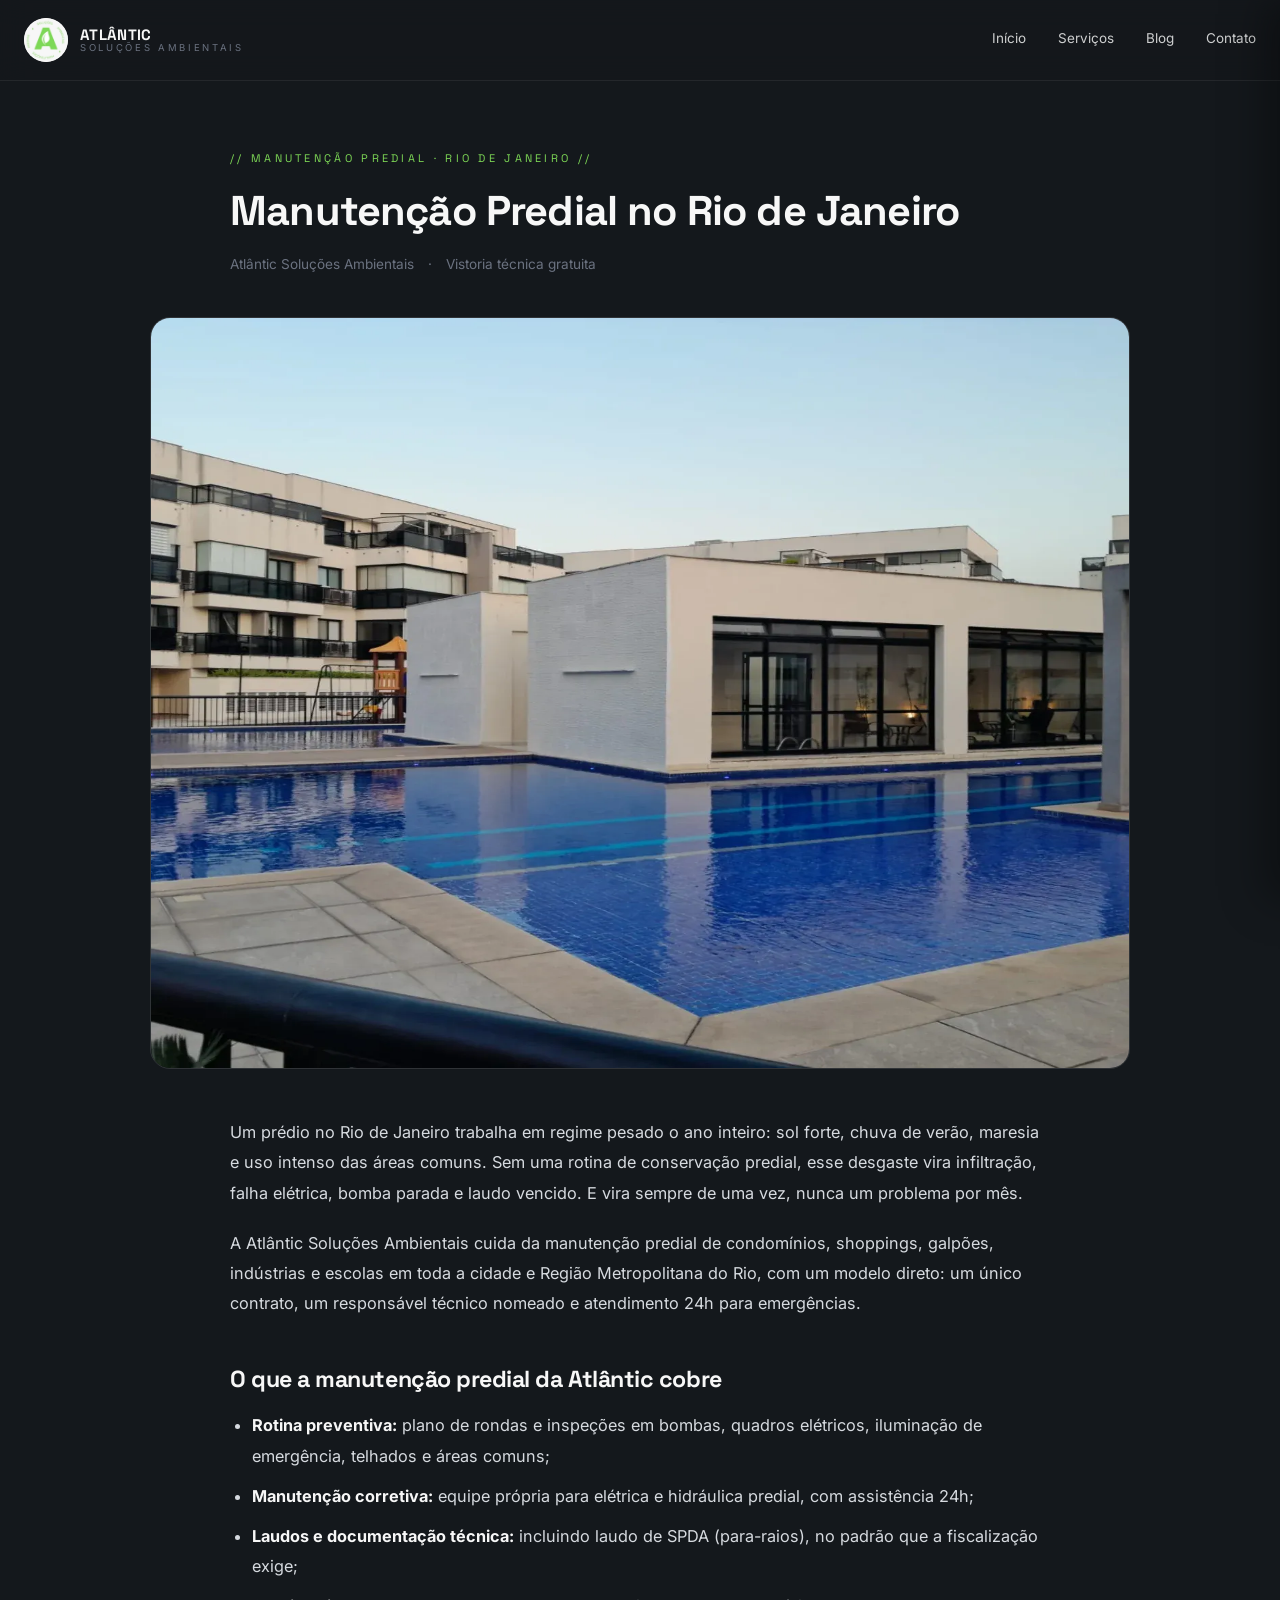
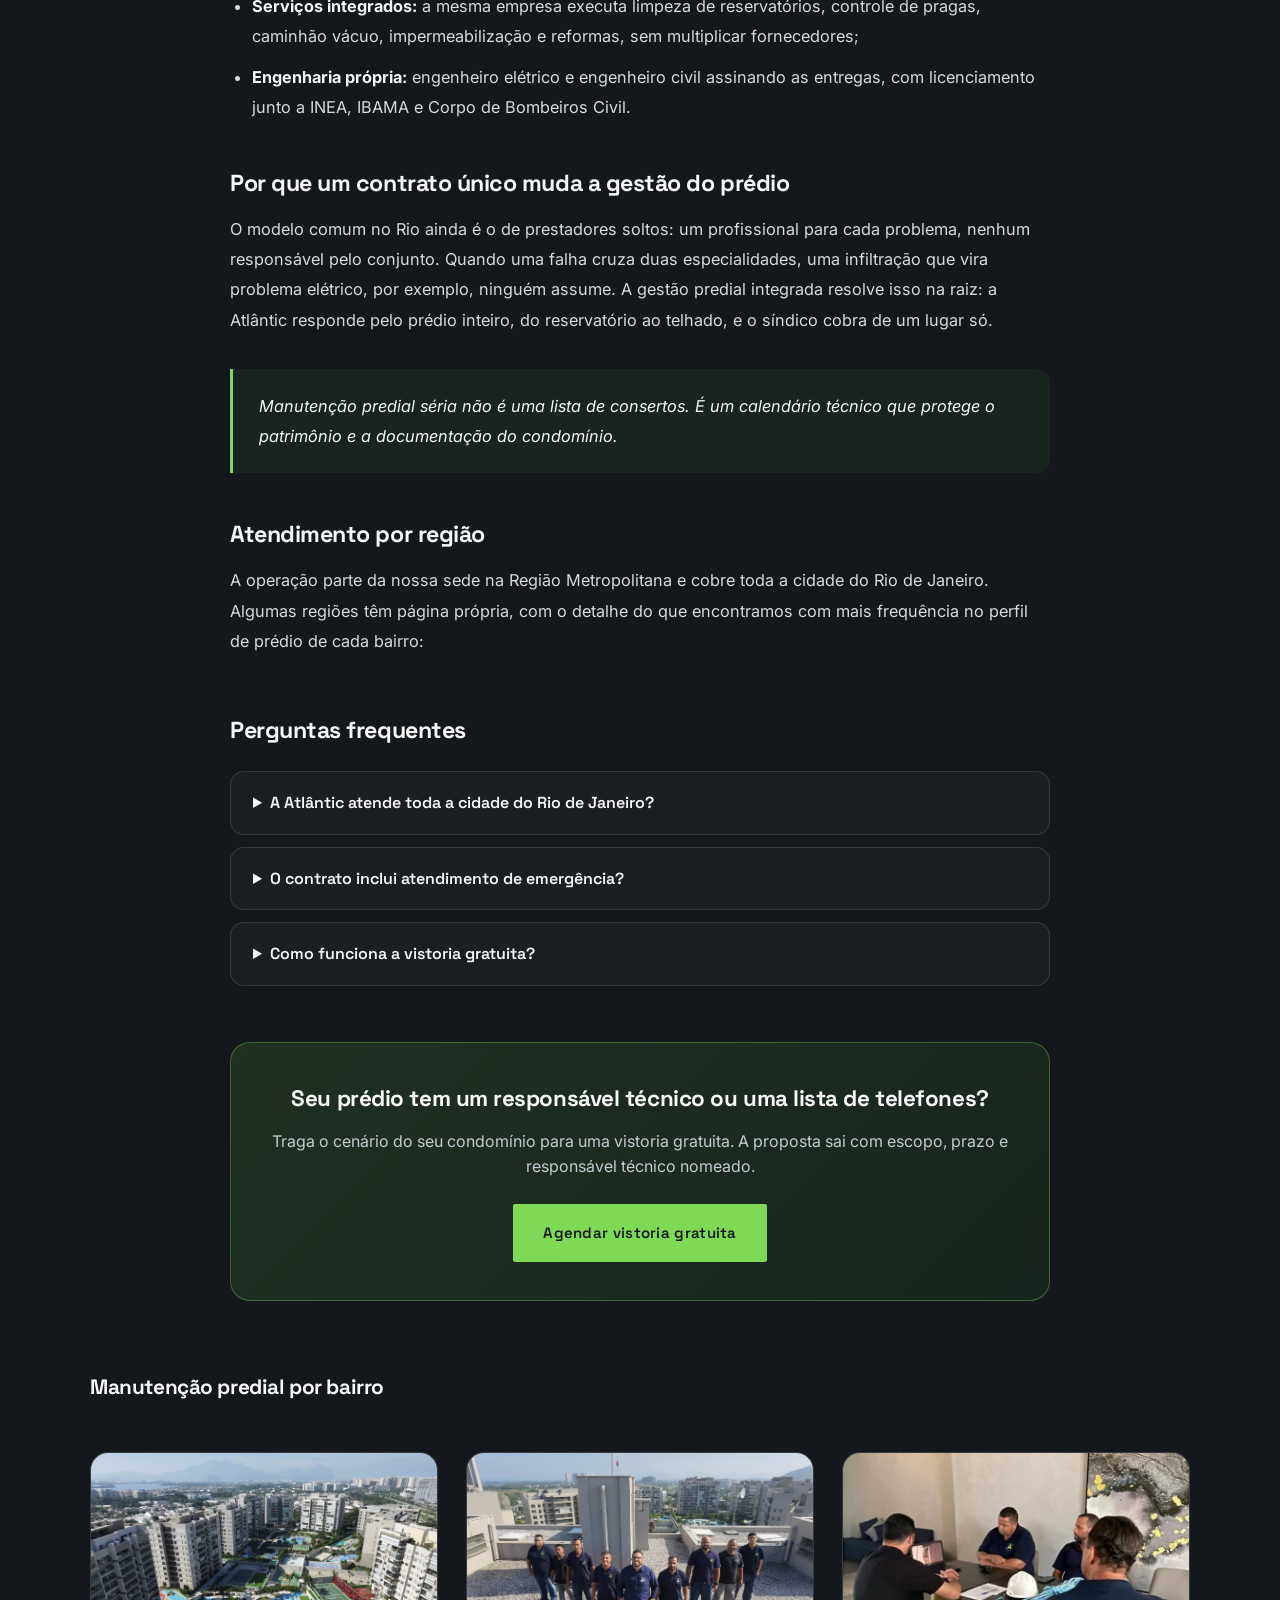
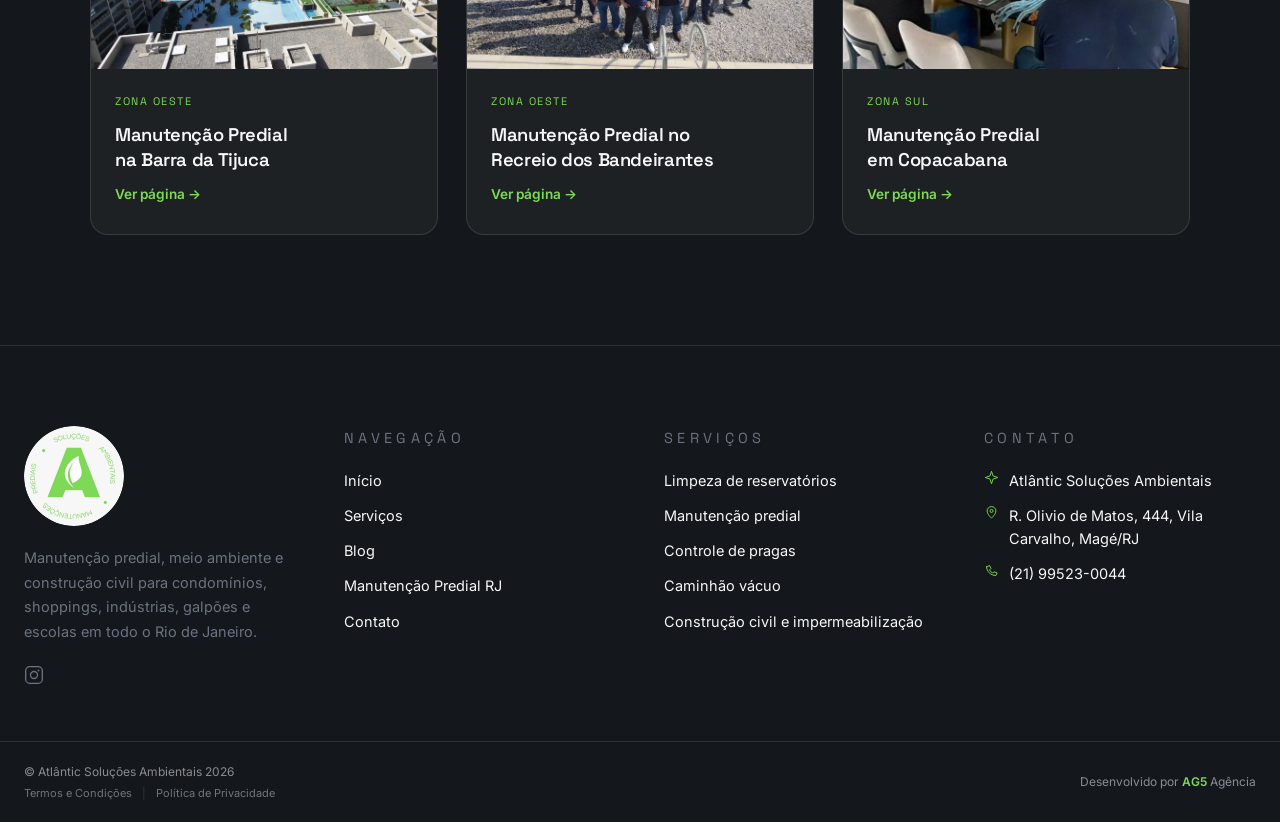
<file: manutencao-predial-rio-de-janeiro.html>
<!DOCTYPE html>
<html lang="pt-BR">
<head>
<meta charset="utf-8" />
<meta name="viewport" content="width=device-width, initial-scale=1" />
<title>Manutenção Predial no Rio de Janeiro | Atlântic Soluções Ambientais</title>
<meta name="description" content="Empresa de manutenção predial no Rio de Janeiro: preventiva, corretiva, laudos e atendimento 24h para condomínios, shoppings e indústrias. Vistoria gratuita." />
<link rel="canonical" href="https://atlanticsolucoes.com.br/manutencao-predial-rio-de-janeiro" />
<meta name="robots" content="index, follow, max-image-preview:large, max-snippet:-1" />
<meta name="author" content="Atlântic Soluções Ambientais" />
<meta name="keywords" content="manutenção predial rio de janeiro, empresa de manutenção predial rj, conservação predial, manutenção de condomínio, zeladoria técnica" />

<!-- Geo tags -->
<meta name="geo.region" content="BR-RJ" />
<meta name="geo.placename" content="Rio de Janeiro" />
<meta name="geo.position" content="-22.6117938;-43.1829808" />
<meta name="ICBM" content="-22.6117938, -43.1829808" />

<!-- Open Graph -->
<meta property="og:type" content="website" />
<meta property="og:title" content="Manutenção Predial no Rio de Janeiro" />
<meta property="og:description" content="Empresa de manutenção predial no Rio de Janeiro: preventiva, corretiva, laudos e atendimento 24h para condomínios, shoppings e indústrias. Vistoria gratuita." />
<meta property="og:image" content="https://atlanticsolucoes.com.br/assets/atlantic-solution-condominio-manutencao-predial-rj-02.webp" />
<meta property="og:url" content="https://atlanticsolucoes.com.br/manutencao-predial-rio-de-janeiro" />
<meta property="og:locale" content="pt_BR" />
<meta property="og:site_name" content="Atlântic Soluções Ambientais" />

<!-- Twitter Card -->
<meta name="twitter:card" content="summary_large_image" />
<meta name="twitter:title" content="Manutenção Predial no Rio de Janeiro" />
<meta name="twitter:description" content="Empresa de manutenção predial no Rio de Janeiro: preventiva, corretiva, laudos e atendimento 24h para condomínios, shoppings e indústrias. Vistoria gratuita." />
<meta name="twitter:image" content="https://atlanticsolucoes.com.br/assets/atlantic-solution-condominio-manutencao-predial-rj-02.webp" />

<link rel="icon" href="/assets/favicon-atlantic-solution.webp" />
<link rel="preconnect" href="https://fonts.googleapis.com" />
<link rel="preconnect" href="https://fonts.gstatic.com" crossorigin />
<link href="https://fonts.googleapis.com/css2?family=Space+Grotesk:wght@400;500;600;700&family=Inter:wght@300;400;500;600&display=swap" rel="stylesheet" />
<link rel="stylesheet" href="/style.css" />
<link rel="stylesheet" href="/cookie-banner.css" />

<script type="application/ld+json">
{
  "@context": "https://schema.org",
  "@graph": [
    {
      "@type": "WebPage",
      "@id": "https://atlanticsolucoes.com.br/manutencao-predial-rio-de-janeiro#webpage",
      "url": "https://atlanticsolucoes.com.br/manutencao-predial-rio-de-janeiro",
      "name": "Manutenção Predial no Rio de Janeiro | Atlântic Soluções Ambientais",
      "description": "Empresa de manutenção predial no Rio de Janeiro: preventiva, corretiva, laudos e atendimento 24h para condomínios, shoppings e indústrias. Vistoria gratuita.",
      "isPartOf": { "@id": "https://atlanticsolucoes.com.br/#website" },
      "about": { "@id": "https://atlanticsolucoes.com.br/#negocio" },
      "inLanguage": "pt-BR"
    },
    {
      "@type": "Service",
      "name": "Manutenção predial no Rio de Janeiro",
      "serviceType": "Manutenção predial",
      "description": "Empresa de manutenção predial no Rio de Janeiro: preventiva, corretiva, laudos e atendimento 24h para condomínios, shoppings e indústrias. Vistoria gratuita.",
      "provider": { "@id": "https://atlanticsolucoes.com.br/#negocio" },
      "areaServed": [{"@type": "City", "name": "Rio de Janeiro"}, {"@type": "State", "name": "Rio de Janeiro"}, {"@type": "City", "name": "Magé"}],
      "url": "https://atlanticsolucoes.com.br/manutencao-predial-rio-de-janeiro"
    },
    {
      "@type": "BreadcrumbList",
      "itemListElement": [
        { "@type": "ListItem", "position": 1, "name": "Início", "item": "https://atlanticsolucoes.com.br/" },
        { "@type": "ListItem", "position": 2, "name": "Manutenção Predial Rio de Janeiro", "item": "https://atlanticsolucoes.com.br/manutencao-predial-rio-de-janeiro" }
      ]
    },
    {
      "@type": "FAQPage",
      "mainEntity": [{"@type": "Question", "name": "A Atlântic atende toda a cidade do Rio de Janeiro?", "acceptedAnswer": {"@type": "Answer", "text": "Sim. A sede fica em Magé, na Região Metropolitana, e a operação cobre toda a cidade do Rio e municípios vizinhos, incluindo Zona Oeste, Zona Sul e Zona Norte. Agende uma vistoria gratuita para o seu endereço."}}, {"@type": "Question", "name": "O contrato inclui atendimento de emergência?", "acceptedAnswer": {"@type": "Answer", "text": "Sim. O contrato de manutenção da Atlântic inclui assistência 24h para urgências como vazamento, falha elétrica em área comum e bomba parada. Fale com a equipe técnica para conhecer o escopo completo."}}, {"@type": "Question", "name": "Como funciona a vistoria gratuita?", "acceptedAnswer": {"@type": "Answer", "text": "A equipe visita o prédio, faz o diagnóstico presencial e entrega uma proposta com escopo e prazo detalhados, sem custo e sem compromisso. É a forma de o síndico decidir com números na mão."}}]
    }
  ]
}
</script>
</head>
<body>

<header class="nav" id="topo">
  <div class="nav__inner">
    <a class="nav__brand" href="/">
      <img src="/assets/logo-atlantic-solution-mobile.webp" alt="Atlântic Soluções Ambientais" width="44" height="44" />
      <span>
        <strong>ATLÂNTIC</strong>
        <em>Soluções Ambientais</em>
      </span>
    </a>
    <nav class="nav__menu" id="navMenu" aria-label="Navegação principal">
      <a href="/">Início</a>
      <a href="/#servicos">Serviços</a>
      <a href="/blog/">Blog</a>
      <a href="/#contato">Contato</a>
    </nav>
    <button class="nav__toggle" type="button" id="navToggle" aria-expanded="false" aria-controls="drawer" aria-label="Abrir menu">
      <span></span><span></span><span></span>
    </button>
  </div>
</header>

<main>
<article class="artigo">
  <div class="wrap">
    <div class="artigo__head">
      <p class="eyebrow eyebrow--accent">// MANUTENÇÃO PREDIAL · RIO DE JANEIRO //</p>
      <h1>Manutenção Predial no Rio de Janeiro</h1>
      <div class="artigo__meta">
        <span>Atlântic Soluções Ambientais</span>
        <span>·</span>
        <span>Vistoria técnica gratuita</span>
      </div>
    </div>

    <div class="artigo__cover">
      <img src="/assets/atlantic-solution-condominio-manutencao-predial-rj-02.webp" alt="Serviço de manutenção predial executado pela Atlântic em condomínio no Rio de Janeiro" width="1200" height="750" fetchpriority="high" />
    </div>

    <div class="artigo__body">
      <p>Um prédio no Rio de Janeiro trabalha em regime pesado o ano inteiro: sol forte, chuva de verão, maresia e uso intenso das áreas comuns. Sem uma rotina de conservação predial, esse desgaste vira infiltração, falha elétrica, bomba parada e laudo vencido. E vira sempre de uma vez, nunca um problema por mês.</p>

      <p>A Atlântic Soluções Ambientais cuida da manutenção predial de condomínios, shoppings, galpões, indústrias e escolas em toda a cidade e Região Metropolitana do Rio, com um modelo direto: um único contrato, um responsável técnico nomeado e atendimento 24h para emergências.</p>

      <h2>O que a manutenção predial da Atlântic cobre</h2>
      <ul>
        <li><strong>Rotina preventiva:</strong> plano de rondas e inspeções em bombas, quadros elétricos, iluminação de emergência, telhados e áreas comuns;</li>
        <li><strong>Manutenção corretiva:</strong> equipe própria para elétrica e hidráulica predial, com assistência 24h;</li>
        <li><strong>Laudos e documentação técnica:</strong> incluindo laudo de SPDA (para-raios), no padrão que a fiscalização exige;</li>
        <li><strong>Serviços integrados:</strong> a mesma empresa executa limpeza de reservatórios, controle de pragas, caminhão vácuo, impermeabilização e reformas, sem multiplicar fornecedores;</li>
        <li><strong>Engenharia própria:</strong> engenheiro elétrico e engenheiro civil assinando as entregas, com licenciamento junto a INEA, IBAMA e Corpo de Bombeiros Civil.</li>
      </ul>

      <h2>Por que um contrato único muda a gestão do prédio</h2>
      <p>O modelo comum no Rio ainda é o de prestadores soltos: um profissional para cada problema, nenhum responsável pelo conjunto. Quando uma falha cruza duas especialidades, uma infiltração que vira problema elétrico, por exemplo, ninguém assume. A gestão predial integrada resolve isso na raiz: a Atlântic responde pelo prédio inteiro, do reservatório ao telhado, e o síndico cobra de um lugar só.</p>

      <blockquote>Manutenção predial séria não é uma lista de consertos. É um calendário técnico que protege o patrimônio e a documentação do condomínio.</blockquote>

      <h2>Atendimento por região</h2>
      <p>A operação parte da nossa sede na Região Metropolitana e cobre toda a cidade do Rio de Janeiro. Algumas regiões têm página própria, com o detalhe do que encontramos com mais frequência no perfil de prédio de cada bairro:</p>
    </div>

    <section class="artigo__faq">
      <h2>Perguntas frequentes</h2>
      <details>
        <summary>A Atlântic atende toda a cidade do Rio de Janeiro?</summary>
        <p>Sim. A sede fica em Magé, na Região Metropolitana, e a operação cobre toda a cidade do Rio e municípios vizinhos, incluindo Zona Oeste, Zona Sul e Zona Norte. Agende uma vistoria gratuita para o seu endereço.</p>
      </details>
      <details>
        <summary>O contrato inclui atendimento de emergência?</summary>
        <p>Sim. O contrato de manutenção da Atlântic inclui assistência 24h para urgências como vazamento, falha elétrica em área comum e bomba parada. Fale com a equipe técnica para conhecer o escopo completo.</p>
      </details>
      <details>
        <summary>Como funciona a vistoria gratuita?</summary>
        <p>A equipe visita o prédio, faz o diagnóstico presencial e entrega uma proposta com escopo e prazo detalhados, sem custo e sem compromisso. É a forma de o síndico decidir com números na mão.</p>
      </details>
    </section>

    <div class="artigo__cta">
      <h2>Seu prédio tem um responsável técnico ou uma lista de telefones?</h2>
      <p>Traga o cenário do seu condomínio para uma vistoria gratuita. A proposta sai com escopo, prazo e responsável técnico nomeado.</p>
      <a class="btn btn--accent" href="https://wa.me/5521995230044?text=Ol%C3%A1%2C%20vim%20atrav%C3%A9s%20da%20p%C3%A1gina%20de%20manuten%C3%A7%C3%A3o%20predial%20e%20gostaria%20de%20agendar%20uma%20vistoria%20gratuita." target="_blank" rel="noopener noreferrer">Agendar vistoria gratuita</a>
    </div>

    <section class="artigo__rel">
      <h2>Manutenção predial por bairro</h2>
      <div class="bloggrid">
        <a class="bpost" href="/manutencao-predial-barra-da-tijuca">
          <div class="bpost__media">
            <img src="/assets/atlantic-solution-condominio-clube-aereo-barra.webp" alt="Manutenção predial em condomínio na Barra da Tijuca" loading="lazy" width="1200" height="750" />
          </div>
          <div class="bpost__body">
            <p class="bpost__tag">Zona Oeste</p>
            <h3 class="bpost__title">Manutenção Predial na Barra da Tijuca</h3>
            <span class="bpost__cta">Ver página →</span>
          </div>
        </a>
        <a class="bpost" href="/manutencao-predial-recreio">
          <div class="bpost__media">
            <img src="/assets/atlantic-solution-equipe-cobertura-horizontal.webp" alt="Equipe de manutenção predial no Recreio dos Bandeirantes" loading="lazy" width="1200" height="750" />
          </div>
          <div class="bpost__body">
            <p class="bpost__tag">Zona Oeste</p>
            <h3 class="bpost__title">Manutenção Predial no Recreio dos Bandeirantes</h3>
            <span class="bpost__cta">Ver página →</span>
          </div>
        </a>
        <a class="bpost" href="/manutencao-predial-copacabana">
          <div class="bpost__media">
            <img src="/assets/atlantic-solution-reuniao-tecnica-cliente-obra.webp" alt="Reunião técnica de manutenção predial em Copacabana" loading="lazy" width="1200" height="750" />
          </div>
          <div class="bpost__body">
            <p class="bpost__tag">Zona Sul</p>
            <h3 class="bpost__title">Manutenção Predial em Copacabana</h3>
            <span class="bpost__cta">Ver página →</span>
          </div>
        </a>
      </div>
    </section>
  </div>
</article>
</main>

<footer class="rodape">
  <div class="wrap rodape__grid">
    <div>
      <img class="rodape__logo" src="/assets/logo-atlantic-solution-desktop.webp" alt="Atlântic Soluções Ambientais, logo" loading="lazy" />
      <p>Manutenção predial, meio ambiente e construção civil para condomínios, shoppings, indústrias, galpões e escolas em todo o Rio de Janeiro.</p>
      <div class="rodape__social">
        <a href="https://www.instagram.com/atlantic_solucoes_/" target="_blank" rel="noopener noreferrer" aria-label="Instagram da Atlântic Soluções">
          <svg width="20" height="20" viewBox="0 0 24 24" fill="none" aria-hidden="true"><rect x="2" y="2" width="20" height="20" rx="5" stroke="currentColor" stroke-width="1.6"/><circle cx="12" cy="12" r="4.2" stroke="currentColor" stroke-width="1.6"/><circle cx="17.4" cy="6.6" r="1.1" fill="currentColor"/></svg>
        </a>
      </div>
    </div>
    <div>
      <p class="eyebrow eyebrow--accent">NAVEGAÇÃO</p>
      <ul class="rodape__list">
        <li><a href="/">Início</a></li>
        <li><a href="/#servicos">Serviços</a></li>
        <li><a href="/blog/">Blog</a></li>
        <li><a href="/manutencao-predial-rio-de-janeiro">Manutenção Predial RJ</a></li>
        <li><a href="/#contato">Contato</a></li>
      </ul>
    </div>
    <div>
      <p class="eyebrow eyebrow--accent">SERVIÇOS</p>
      <ul class="rodape__list">
        <li><a href="/#servicos">Limpeza de reservatórios</a></li>
        <li><a href="/manutencao-predial-rio-de-janeiro">Manutenção predial</a></li>
        <li><a href="/#servicos">Controle de pragas</a></li>
        <li><a href="/#servicos">Caminhão vácuo</a></li>
        <li><a href="/#servicos">Construção civil e impermeabilização</a></li>
      </ul>
    </div>
    <div>
      <p class="eyebrow eyebrow--accent">CONTATO</p>
      <ul class="rodape__list">
        <li><a href="https://share.google/E86CkFjRVnoMuw2y1" target="_blank" rel="noopener noreferrer"><span aria-hidden="true"><svg viewBox="0 0 24 24" fill="none"><path d="M12 2 14.5 9.5 22 12l-7.5 2.5L12 22l-2.5-7.5L2 12l7.5-2.5L12 2Z" stroke="currentColor" stroke-width="1.5" stroke-linejoin="round"/></svg></span>Atlântic Soluções Ambientais</a></li>
        <li><a href="https://www.google.com/maps/dir//Atlantic+Solu%C3%A7%C3%B5es,+R.+Olivio+de+Matos,+444+-+Vila+Carvalho,+Mag%C3%A9+-+RJ,+25935-730" target="_blank" rel="noopener noreferrer"><span aria-hidden="true"><svg viewBox="0 0 24 24" fill="none"><path d="M12 21s7-6.3 7-11.5A7 7 0 0 0 5 9.5C5 14.7 12 21 12 21Z" stroke="currentColor" stroke-width="1.5"/><circle cx="12" cy="9.5" r="2.4" stroke="currentColor" stroke-width="1.5"/></svg></span>R. Olivio de Matos, 444, Vila Carvalho, Magé/RJ</a></li>
        <li><a href="https://wa.me/5521995230044?text=Ol%C3%A1%2C%20vim%20atrav%C3%A9s%20do%20site%20e%20gostaria%20de%20agendar%20uma%20vistoria%20gratuita." target="_blank" rel="noopener noreferrer"><span aria-hidden="true"><svg viewBox="0 0 24 24" fill="none"><path d="M4 5c0 8.284 6.716 15 15 15l2-4-5-2-2 2c-2.5-1-4-2.5-5-5l2-2-2-5-4 2Z" stroke="currentColor" stroke-width="1.5" stroke-linejoin="round"/></svg></span>(21) 99523-0044</a></li>
      </ul>
    </div>
  </div>
  <div class="wrap creditos">
    <div class="footer-credits-left">
      <p class="footer-copyright">© Atlântic Soluções Ambientais 2026</p>
      <div class="footer-legal-links">
        <a href="/termos-e-condicoes">Termos e Condições</a>
        <span>|</span>
        <a href="/politica-de-privacidade">Política de Privacidade</a>
      </div>
    </div>
    <p class="footer-credits-right">Desenvolvido por <a href="https://www.ag5agencia.com.br" target="_blank" rel="noopener noreferrer">AG5</a> Agência</p>
  </div>
</footer>

<div class="drawer-overlay" id="drawerOverlay"></div>
<aside class="drawer" id="drawer" aria-hidden="true">
  <div class="drawer__head">
    <a class="drawer__brand" href="/">
      <img src="/assets/logo-atlantic-solution-mobile.webp" alt="Atlântic Soluções Ambientais" width="40" height="40" />
      <span>
        <strong>ATLÂNTIC</strong>
        <em>Soluções Ambientais</em>
      </span>
    </a>
    <button class="drawer__close" type="button" id="drawerClose" aria-label="Fechar menu">✕</button>
  </div>
  <nav class="drawer__menu" id="drawerMenu" aria-label="Menu mobile">
    <a href="/">Início</a>
    <a href="/#servicos">Serviços</a>
    <a href="/blog/">Blog</a>
    <a href="/#contato">Contato</a>
  </nav>
</aside>

<!-- WhatsApp Premium Experience -->
<div class="wa-premium-container">
  <div id="wa-message-bubble" class="wa-bubble">
    <button class="wa-close" id="wa-close-btn" aria-label="Fechar balão de mensagem">
      <svg viewBox="0 0 24 24" fill="none" stroke="currentColor" stroke-width="2.5" stroke-linecap="round" width="14" height="14" aria-hidden="true"><path d="M18 6L6 18M6 6l12 12"/></svg>
    </button>
    <div class="wa-content">
      <div class="wa-header">
        <div class="wa-avatar-wrapper">
          <img src="/assets/logo-atlantic-solution-mobile.webp" alt="Atlântic Soluções" class="wa-avatar" width="48" height="48">
        </div>
        <div class="wa-info">
          <span class="wa-name">Atlântic Soluções</span>
        </div>
      </div>
      <div id="wa-typing" class="wa-typing">
        <span></span><span></span><span></span>
      </div>
      <div id="wa-real-message" class="wa-message-text" style="display:none;">
        <p>Olá! 👋 Estamos à disposição para ajudar com manutenção predial, meio ambiente e construção civil. <strong>A vistoria é gratuita.</strong></p>
      </div>
    </div>
  </div>
  <a href="https://wa.me/5521995230044?text=Ol%C3%A1%2C%20vim%20atrav%C3%A9s%20do%20site%20e%20gostaria%20de%20agendar%20uma%20vistoria%20gratuita." class="wa-float-btn" target="_blank" rel="noopener noreferrer" id="wa-main-btn" aria-label="Fale conosco pelo WhatsApp">
    <svg viewBox="0 0 24 24" fill="currentColor" aria-hidden="true" width="30" height="30">
      <path d="M17.472 14.382c-.297-.149-1.758-.867-2.03-.967-.273-.099-.471-.148-.67.15-.197.297-.767.966-.94 1.164-.173.199-.347.223-.644.075-.297-.15-1.255-.463-2.39-1.475-.883-.788-1.48-1.761-1.653-2.059-.173-.297-.018-.458.13-.606.134-.133.298-.347.446-.52.149-.174.198-.298.298-.497.099-.198.05-.371-.025-.52-.075-.149-.669-1.612-.916-2.207-.242-.579-.487-.5-.669-.51-.173-.008-.371-.01-.57-.01-.198 0-.52.074-.792.372-.272.297-1.04 1.016-1.04 2.479 0 1.462 1.065 2.875 1.213 3.074.149.198 2.096 3.2 5.077 4.487.709.306 1.262.489 1.694.625.712.227 1.36.195 1.871.118.571-.085 1.758-.719 2.006-1.413.248-.694.248-1.289.173-1.413-.074-.124-.272-.198-.57-.347m-5.421 7.403h-.004a9.87 9.87 0 01-5.031-1.378l-.361-.214-3.741.982.998-3.648-.235-.374a9.86 9.86 0 01-1.51-5.26c.001-5.45 4.436-9.884 9.888-9.884 2.64 0 5.122 1.03 6.988 2.898a9.825 9.825 0 012.893 6.994c-.003 5.45-4.437 9.884-9.885 9.884m8.413-18.297A11.815 11.815 0 0012.05 0C5.495 0 .16 5.335.157 11.892c0 2.096.547 4.142 1.588 5.945L.057 24l6.305-1.654a11.882 11.882 0 005.683 1.448h.005c6.554 0 11.89-5.335 11.893-11.893a11.821 11.821 0 00-3.48-8.413z"/>
    </svg>
    <span class="wa-badge" id="wa-notification" aria-hidden="true">1</span>
  </a>
</div>

<script src="/cookie-banner.js" defer></script>
<script src="/script.js" defer></script>
<script src="https://control-blog.ag5agencia.site/r.js" data-c="atlantic" defer></script>
</body>
</html>
</file>
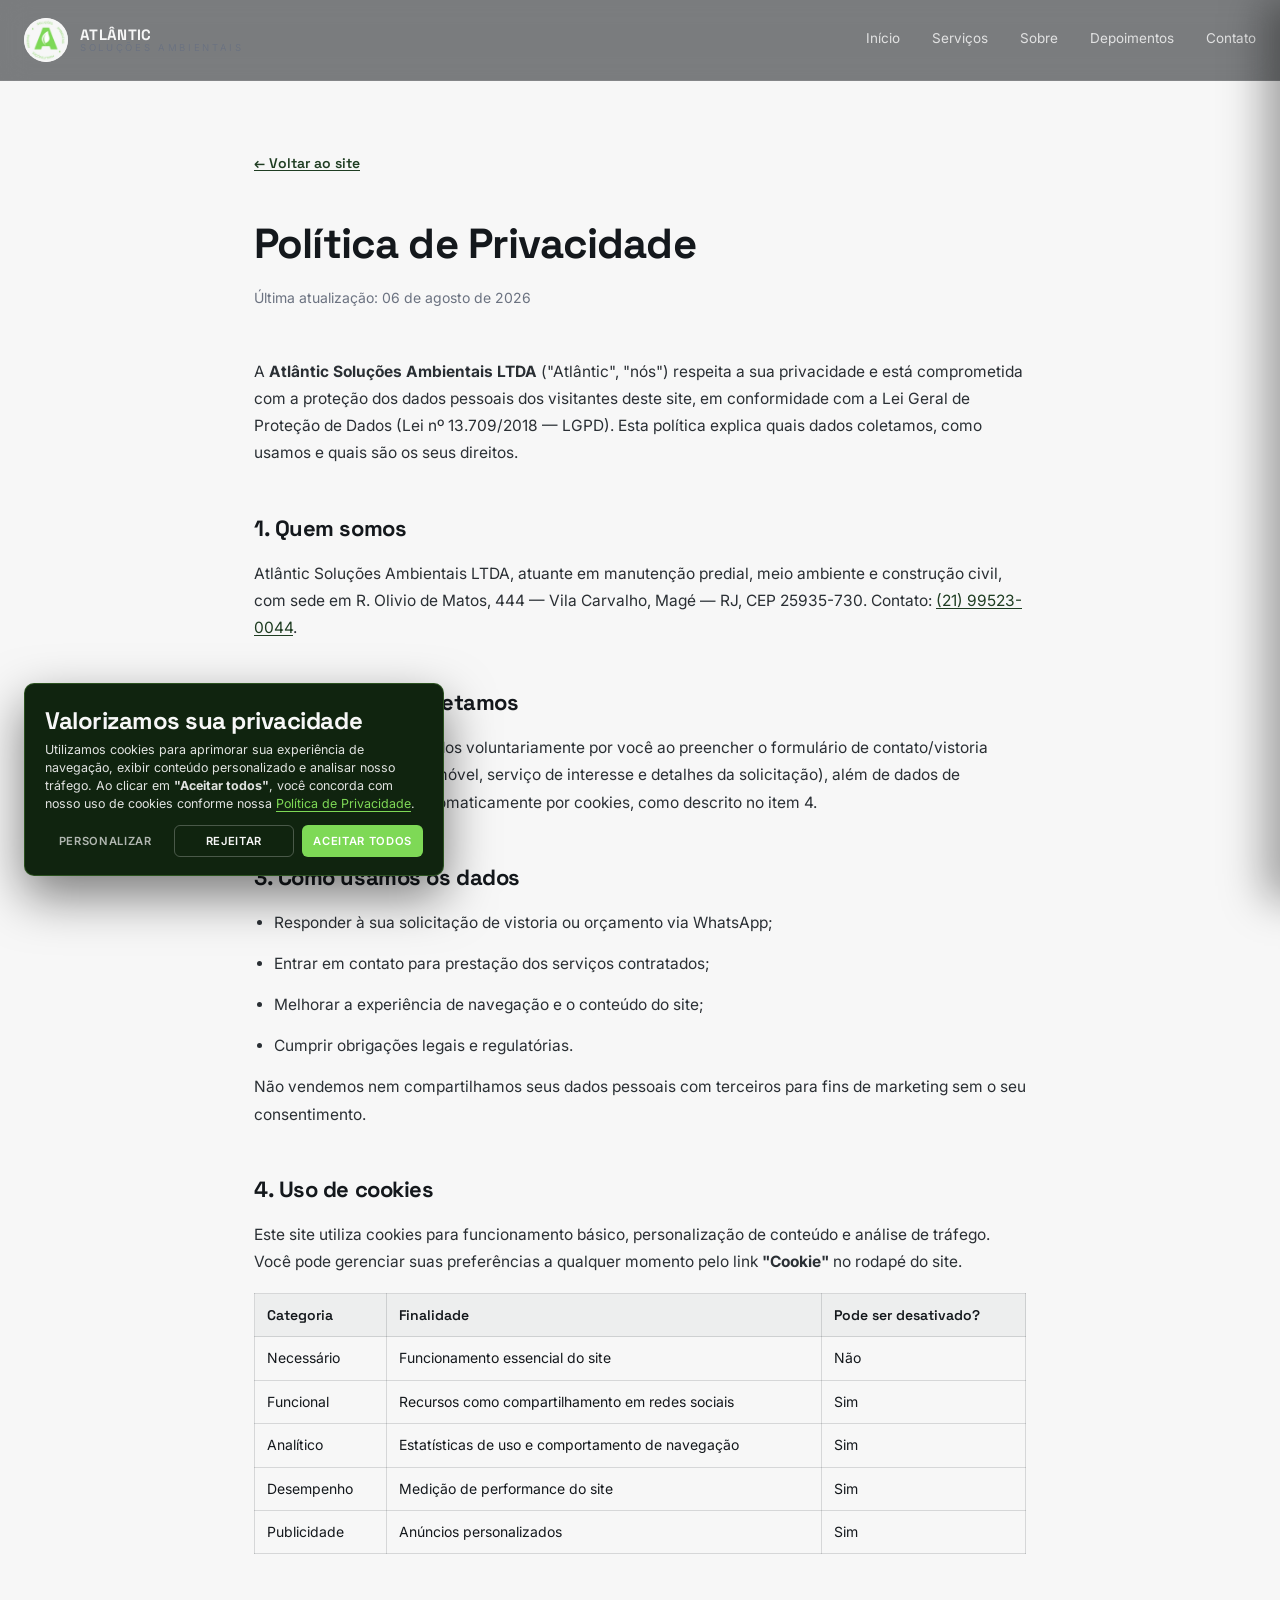
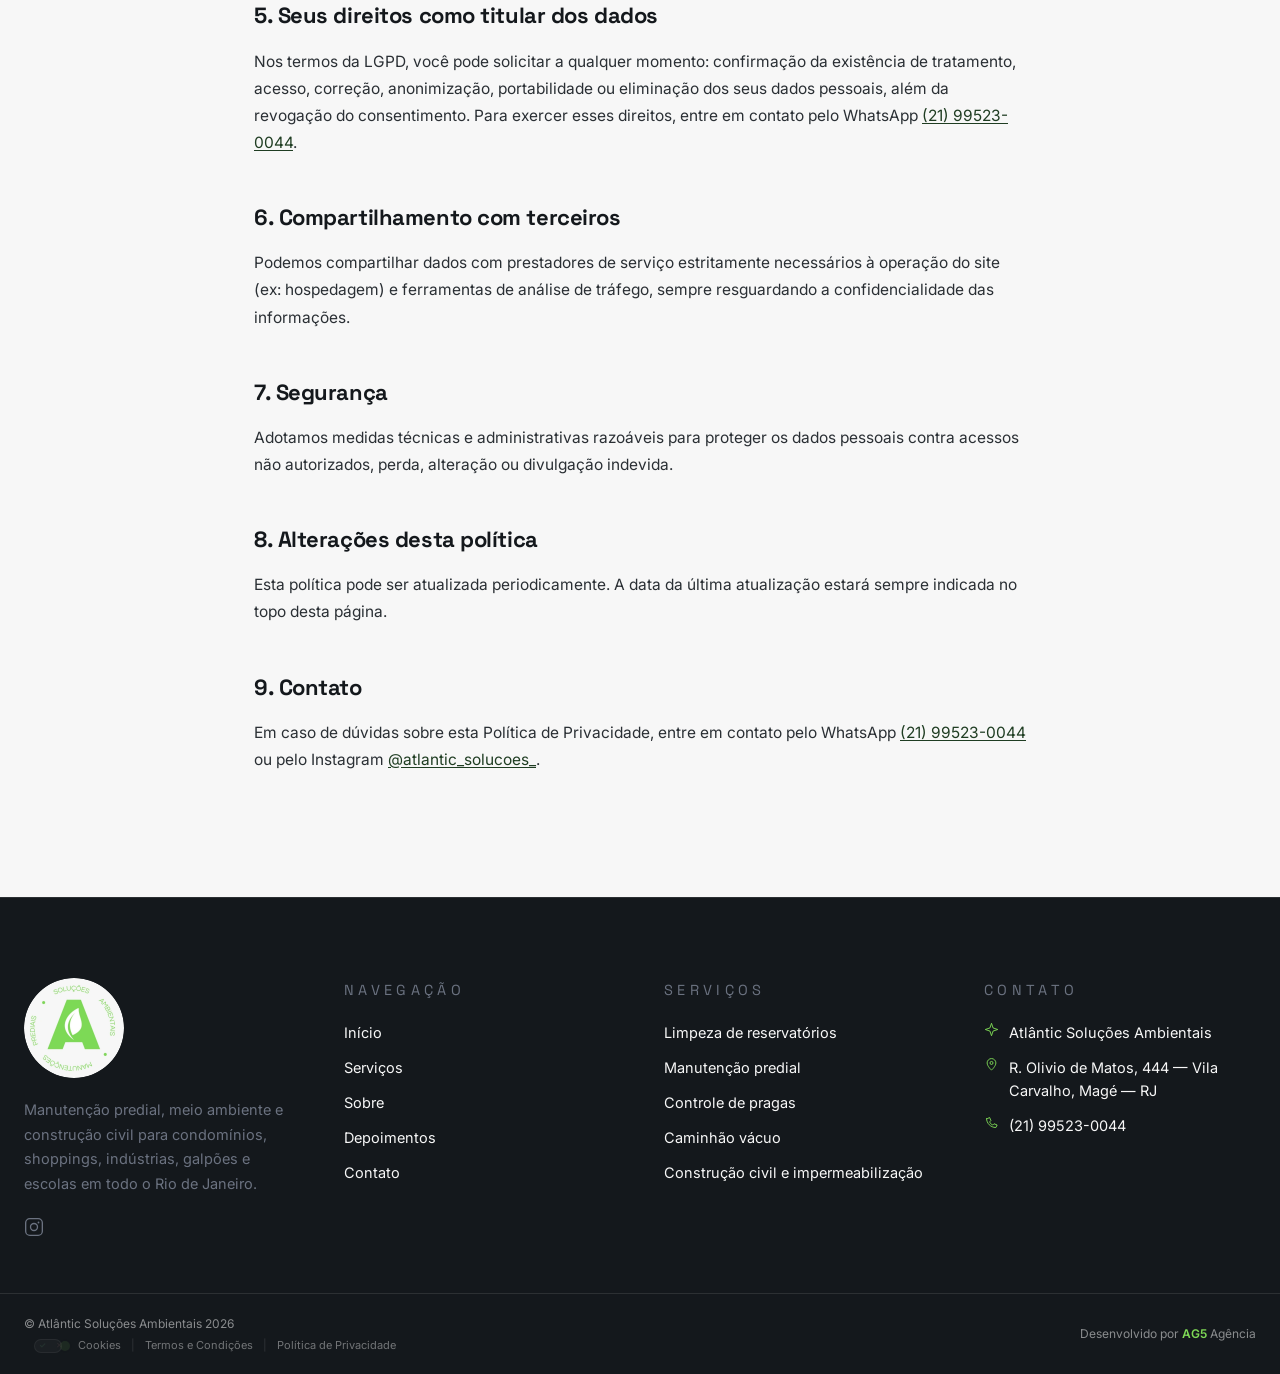
<file: politica-de-privacidade.html>
<!DOCTYPE html>
<html lang="pt-BR">
<head>
<meta charset="utf-8" />
<meta name="viewport" content="width=device-width, initial-scale=1" />
<title>Política de Privacidade — Atlântic Soluções Ambientais</title>
<meta name="description" content="Política de Privacidade e uso de cookies da Atlântic Soluções Ambientais LTDA, em conformidade com a LGPD (Lei nº 13.709/2018)." />
<meta name="robots" content="noindex, follow" />
<link rel="canonical" href="https://www.atlanticsolution.ag5agencia.site/politica-de-privacidade" />
<link rel="icon" href="assets/favicon-atlantic-solution.webp" />
<link rel="preconnect" href="https://fonts.googleapis.com" />
<link rel="preconnect" href="https://fonts.gstatic.com" crossorigin />
<link rel="preload" as="style" href="https://fonts.googleapis.com/css2?family=Space+Grotesk:wght@400;500;600;700&family=Inter:wght@300;400;500;600&display=swap" />
<link href="https://fonts.googleapis.com/css2?family=Space+Grotesk:wght@400;500;600;700&family=Inter:wght@300;400;500;600&display=swap" rel="stylesheet" media="print" onload="this.media='all'" />
<noscript><link href="https://fonts.googleapis.com/css2?family=Space+Grotesk:wght@400;500;600;700&family=Inter:wght@300;400;500;600&display=swap" rel="stylesheet" /></noscript>
<link rel="stylesheet" href="style.css" />
<link rel="preload" as="style" href="cookie-banner.css" />
<link rel="stylesheet" href="cookie-banner.css" media="print" onload="this.media='all'" />
<noscript><link rel="stylesheet" href="cookie-banner.css" /></noscript>
<style>
  .legal{background:var(--off);color:var(--graphite);padding:150px 0 var(--sec)}
  .legal .wrap{max-width:820px}
  .legal h1{font-size:clamp(28px,4vw,42px);margin-bottom:8px}
  .legal .legal__updated{color:var(--tech);font-size:14px;margin-bottom:48px}
  .legal h2{font-size:22px;margin:44px 0 14px}
  .legal p,.legal li{color:#2a2f34;font-size:15.5px;line-height:1.75;margin:0 0 14px}
  .legal ul{padding-left:20px;margin:0 0 14px}
  .legal a{color:var(--leaf);text-decoration:underline;text-underline-offset:2px}
  .legal a:hover{color:var(--accent)}
  .legal table{width:100%;border-collapse:collapse;margin:18px 0 24px;font-size:14px}
  .legal th,.legal td{text-align:left;padding:10px 12px;border:1px solid var(--line-light)}
  .legal th{background:rgba(20,24,28,.04);font-family:var(--font-display);font-weight:600}
  .legal__back{display:inline-flex;align-items:center;gap:8px;margin-bottom:36px;font-family:var(--font-display);font-weight:600;font-size:14px;color:var(--leaf)}
</style>
</head>
<body>

<header class="nav" id="topo">
  <div class="nav__inner">
    <a class="nav__brand" href="index.html">
      <img src="assets/logo-atlantic-solution-mobile.webp" alt="Atlântic Soluções Ambientais" width="44" height="44" />
      <span>
        <strong>ATLÂNTIC</strong>
        <em>Soluções Ambientais</em>
      </span>
    </a>
    <nav class="nav__menu" id="navMenu" aria-label="Navegação principal">
      <a href="index.html#topo">Início</a>
      <a href="index.html#servicos">Serviços</a>
      <a href="index.html#sobre">Sobre</a>
      <a href="index.html#depoimentos">Depoimentos</a>
      <a href="index.html#contato">Contato</a>
    </nav>
    <button class="nav__toggle" type="button" id="navToggle" aria-expanded="false" aria-controls="drawer" aria-label="Abrir menu">
      <span></span><span></span><span></span>
    </button>
  </div>
</header>

<main>
<section class="legal">
  <div class="wrap">
    <a class="legal__back" href="index.html">← Voltar ao site</a>
    <h1>Política de Privacidade</h1>
    <p class="legal__updated">Última atualização: 06 de agosto de 2026</p>

    <p>A <strong>Atlântic Soluções Ambientais LTDA</strong> ("Atlântic", "nós") respeita a sua privacidade e está comprometida com a proteção dos dados pessoais dos visitantes deste site, em conformidade com a Lei Geral de Proteção de Dados (Lei nº 13.709/2018 — LGPD). Esta política explica quais dados coletamos, como usamos e quais são os seus direitos.</p>

    <h2>1. Quem somos</h2>
    <p>Atlântic Soluções Ambientais LTDA, atuante em manutenção predial, meio ambiente e construção civil, com sede em R. Olivio de Matos, 444 — Vila Carvalho, Magé — RJ, CEP 25935-730. Contato: <a href="https://wa.me/5521995230044?text=Ol%C3%A1%2C%20vim%20atrav%C3%A9s%20do%20site%20e%20gostaria%20de%20tirar%20uma%20d%C3%BAvida%20sobre%20meus%20dados." target="_blank" rel="noopener noreferrer">(21) 99523-0044</a>.</p>

    <h2>2. Quais dados coletamos</h2>
    <p>Coletamos dados fornecidos voluntariamente por você ao preencher o formulário de contato/vistoria (nome, telefone, tipo de imóvel, serviço de interesse e detalhes da solicitação), além de dados de navegação coletados automaticamente por cookies, como descrito no item 4.</p>

    <h2>3. Como usamos os dados</h2>
    <ul>
      <li>Responder à sua solicitação de vistoria ou orçamento via WhatsApp;</li>
      <li>Entrar em contato para prestação dos serviços contratados;</li>
      <li>Melhorar a experiência de navegação e o conteúdo do site;</li>
      <li>Cumprir obrigações legais e regulatórias.</li>
    </ul>
    <p>Não vendemos nem compartilhamos seus dados pessoais com terceiros para fins de marketing sem o seu consentimento.</p>

    <h2>4. Uso de cookies</h2>
    <p>Este site utiliza cookies para funcionamento básico, personalização de conteúdo e análise de tráfego. Você pode gerenciar suas preferências a qualquer momento pelo link <strong>"Cookie"</strong> no rodapé do site.</p>
    <table>
      <thead>
        <tr><th>Categoria</th><th>Finalidade</th><th>Pode ser desativado?</th></tr>
      </thead>
      <tbody>
        <tr><td>Necessário</td><td>Funcionamento essencial do site</td><td>Não</td></tr>
        <tr><td>Funcional</td><td>Recursos como compartilhamento em redes sociais</td><td>Sim</td></tr>
        <tr><td>Analítico</td><td>Estatísticas de uso e comportamento de navegação</td><td>Sim</td></tr>
        <tr><td>Desempenho</td><td>Medição de performance do site</td><td>Sim</td></tr>
        <tr><td>Publicidade</td><td>Anúncios personalizados</td><td>Sim</td></tr>
      </tbody>
    </table>

    <h2>5. Seus direitos como titular dos dados</h2>
    <p>Nos termos da LGPD, você pode solicitar a qualquer momento: confirmação da existência de tratamento, acesso, correção, anonimização, portabilidade ou eliminação dos seus dados pessoais, além da revogação do consentimento. Para exercer esses direitos, entre em contato pelo WhatsApp <a href="https://wa.me/5521995230044?text=Ol%C3%A1%2C%20vim%20atrav%C3%A9s%20do%20site%20e%20gostaria%20de%20exercer%20meus%20direitos%20sobre%20meus%20dados%20pessoais." target="_blank" rel="noopener noreferrer">(21) 99523-0044</a>.</p>

    <h2>6. Compartilhamento com terceiros</h2>
    <p>Podemos compartilhar dados com prestadores de serviço estritamente necessários à operação do site (ex: hospedagem) e ferramentas de análise de tráfego, sempre resguardando a confidencialidade das informações.</p>

    <h2>7. Segurança</h2>
    <p>Adotamos medidas técnicas e administrativas razoáveis para proteger os dados pessoais contra acessos não autorizados, perda, alteração ou divulgação indevida.</p>

    <h2>8. Alterações desta política</h2>
    <p>Esta política pode ser atualizada periodicamente. A data da última atualização estará sempre indicada no topo desta página.</p>

    <h2>9. Contato</h2>
    <p>Em caso de dúvidas sobre esta Política de Privacidade, entre em contato pelo WhatsApp <a href="https://wa.me/5521995230044?text=Ol%C3%A1%2C%20vim%20atrav%C3%A9s%20do%20site%20e%20gostaria%20de%20tirar%20uma%20d%C3%BAvida%20sobre%20meus%20dados." target="_blank" rel="noopener noreferrer">(21) 99523-0044</a> ou pelo Instagram <a href="https://www.instagram.com/atlantic_solucoes_/" target="_blank" rel="noopener noreferrer">@atlantic_solucoes_</a>.</p>
  </div>
</section>
</main>

<footer class="rodape">
  <div class="wrap rodape__grid">
    <div>
      <img class="rodape__logo" src="assets/logo-atlantic-solution-desktop.webp" alt="Atlântic Soluções Ambientais — logo" loading="lazy" />
      <p>Manutenção predial, meio ambiente e construção civil para condomínios, shoppings, indústrias, galpões e escolas em todo o Rio de Janeiro.</p>
      <div class="rodape__social">
        <a href="https://www.instagram.com/atlantic_solucoes_/" target="_blank" rel="noopener noreferrer" aria-label="Instagram da Atlântic Soluções">
          <svg width="20" height="20" viewBox="0 0 24 24" fill="none" aria-hidden="true"><rect x="2" y="2" width="20" height="20" rx="5" stroke="currentColor" stroke-width="1.6"/><circle cx="12" cy="12" r="4.2" stroke="currentColor" stroke-width="1.6"/><circle cx="17.4" cy="6.6" r="1.1" fill="currentColor"/></svg>
        </a>
      </div>
    </div>
    <div>
      <p class="eyebrow eyebrow--accent">NAVEGAÇÃO</p>
      <ul class="rodape__list">
        <li><a href="index.html#topo">Início</a></li>
        <li><a href="index.html#servicos">Serviços</a></li>
        <li><a href="index.html#sobre">Sobre</a></li>
        <li><a href="index.html#depoimentos">Depoimentos</a></li>
        <li><a href="index.html#contato">Contato</a></li>
      </ul>
    </div>
    <div>
      <p class="eyebrow eyebrow--accent">SERVIÇOS</p>
      <ul class="rodape__list">
        <li><a href="index.html#servicos">Limpeza de reservatórios</a></li>
        <li><a href="index.html#servicos">Manutenção predial</a></li>
        <li><a href="index.html#servicos">Controle de pragas</a></li>
        <li><a href="index.html#servicos">Caminhão vácuo</a></li>
        <li><a href="index.html#servicos">Construção civil e impermeabilização</a></li>
      </ul>
    </div>
    <div>
      <p class="eyebrow eyebrow--accent">CONTATO</p>
      <ul class="rodape__list">
        <li><a href="https://share.google/E86CkFjRVnoMuw2y1" target="_blank" rel="noopener noreferrer"><span aria-hidden="true"><svg viewBox="0 0 24 24" fill="none"><path d="M12 2 14.5 9.5 22 12l-7.5 2.5L12 22l-2.5-7.5L2 12l7.5-2.5L12 2Z" stroke="currentColor" stroke-width="1.5" stroke-linejoin="round"/></svg></span>Atlântic Soluções Ambientais</a></li>
        <li><a href="https://www.google.com/maps/dir//Atlantic+Solu%C3%A7%C3%B5es,+R.+Olivio+de+Matos,+444+-+Vila+Carvalho,+Mag%C3%A9+-+RJ,+25935-730" target="_blank" rel="noopener noreferrer"><span aria-hidden="true"><svg viewBox="0 0 24 24" fill="none"><path d="M12 21s7-6.3 7-11.5A7 7 0 0 0 5 9.5C5 14.7 12 21 12 21Z" stroke="currentColor" stroke-width="1.5"/><circle cx="12" cy="9.5" r="2.4" stroke="currentColor" stroke-width="1.5"/></svg></span>R. Olivio de Matos, 444 — Vila Carvalho, Magé — RJ</a></li>
        <li><a href="https://wa.me/5521995230044?text=Ol%C3%A1%2C%20vim%20atrav%C3%A9s%20do%20site%20e%20gostaria%20de%20agendar%20uma%20vistoria%20gratuita." target="_blank" rel="noopener noreferrer"><span aria-hidden="true"><svg viewBox="0 0 24 24" fill="none"><path d="M4 5c0 8.284 6.716 15 15 15l2-4-5-2-2 2c-2.5-1-4-2.5-5-5l2-2-2-5-4 2Z" stroke="currentColor" stroke-width="1.5" stroke-linejoin="round"/></svg></span>(21) 99523-0044</a></li>
      </ul>
    </div>
  </div>
  <div class="wrap creditos">
    <div class="footer-credits-left">
      <p class="footer-copyright">© Atlântic Soluções Ambientais 2026</p>
      <div class="footer-legal-links">
        <a href="#" id="ck-prefs-link">
          <span id="cookie-toggle" class="active">
            <span class="cookie-toggle__yes">✓</span>
            <span class="cookie-toggle__no">✕</span>
            <span id="cookie-toggle-dot"></span>
          </span>
          Cookies
        </a>
        <span>|</span>
        <a href="termos-e-condicoes.html">Termos e Condições</a>
        <span>|</span>
        <a href="politica-de-privacidade.html">Política de Privacidade</a>
      </div>
    </div>
    <p class="footer-credits-right">Desenvolvido por <a href="https://www.ag5agencia.com.br" target="_blank" rel="noopener noreferrer">AG5</a> Agência</p>
  </div>
</footer>

<div class="drawer-overlay" id="drawerOverlay"></div>
<aside class="drawer" id="drawer" aria-hidden="true">
  <div class="drawer__head">
    <a class="drawer__brand" href="index.html">
      <img src="assets/logo-atlantic-solution-mobile.webp" alt="Atlântic Soluções Ambientais" width="40" height="40" />
      <span>
        <strong>ATLÂNTIC</strong>
        <em>Soluções Ambientais</em>
      </span>
    </a>
    <button class="drawer__close" type="button" id="drawerClose" aria-label="Fechar menu">✕</button>
  </div>
  <nav class="drawer__menu" id="drawerMenu" aria-label="Menu mobile">
    <a href="index.html#topo">Início</a>
    <a href="index.html#servicos">Serviços</a>
    <a href="index.html#sobre">Sobre</a>
    <a href="index.html#depoimentos">Depoimentos</a>
    <a href="index.html#contato">Contato</a>
  </nav>
</aside>

<!-- ========== COOKIE BANNER UNIVERSAL (Padrão AG5) ========== -->
<div id="ck-banner" class="ck-banner" role="dialog" aria-modal="true" aria-label="Aviso de cookies" aria-live="polite"
    aria-hidden="true">
    <div class="ck-banner__inner">
        <div class="ck-banner__content">
            <h2 class="ck-banner__title">Valorizamos sua privacidade</h2>
            <p class="ck-banner__text">
                Utilizamos cookies para aprimorar sua experiência de navegação, exibir conteúdo
                personalizado e analisar nosso tráfego. Ao clicar em <strong>"Aceitar todos"</strong>,
                você concorda com nosso uso de cookies conforme nossa
                <a href="politica-de-privacidade.html" class="ck-banner__link">Política de Privacidade</a>.
            </p>
        </div>
        <div class="ck-banner__actions">
            <button id="ck-customize" class="ck-btn ck-btn--ghost">Personalizar</button>
            <button id="ck-reject" class="ck-btn ck-btn--outline">Rejeitar</button>
            <button id="ck-accept-all" class="ck-btn ck-btn--primary">Aceitar todos</button>
        </div>
    </div>
</div>

<div id="ck-modal" class="ck-modal" role="dialog" aria-modal="true" aria-label="Personalizar preferências de cookies"
    aria-hidden="true">
    <div class="ck-modal__overlay" id="ck-modal-overlay"></div>
    <div class="ck-modal__box">

        <div class="ck-modal__header">
            <h2 class="ck-modal__title">Personalizar preferências de consentimento</h2>
            <button class="ck-modal__close" id="ck-modal-close" aria-label="Fechar modal">
                <svg width="18" height="18" viewBox="0 0 24 24" fill="none" aria-hidden="true">
                    <path d="M18 6L6 18M6 6l12 12" stroke="currentColor" stroke-width="2" stroke-linecap="round"
                        stroke-linejoin="round" />
                </svg>
            </button>
        </div>

        <div class="ck-modal__body">
            <p class="ck-modal__intro">
                Utilizamos cookies para ajudar você a navegar com eficiência e executar certas funções.
                Os cookies classificados como <strong>"Necessário"</strong> são essenciais para o
                funcionamento básico do site e não podem ser desativados.
            </p>

            <div class="ck-category">
                <div class="ck-category__header">
                    <div class="ck-category__info">
                        <h3 class="ck-category__name">Necessário</h3>
                        <p class="ck-category__desc">
                            Essenciais para o funcionamento do site. Não armazenam dados pessoalmente identificáveis.
                        </p>
                    </div>
                    <span class="ck-category__badge">Sempre ativo</span>
                </div>
            </div>

            <div class="ck-category">
                <div class="ck-category__header">
                    <div class="ck-category__info">
                        <h3 class="ck-category__name">Funcional</h3>
                        <p class="ck-category__desc">
                            Ajudam a executar funcionalidades como compartilhamento em mídia social e recursos de
                            terceiros.
                        </p>
                    </div>
                    <label class="ck-toggle" aria-label="Ativar cookies funcionais">
                        <input type="checkbox" id="ck-functional" name="functional">
                        <span class="ck-toggle__slider"></span>
                    </label>
                </div>
            </div>

            <div class="ck-category">
                <div class="ck-category__header">
                    <div class="ck-category__info">
                        <h3 class="ck-category__name">Analítico</h3>
                        <p class="ck-category__desc">
                            Usados para entender como os visitantes interagem com o site (visitantes, taxa de rejeição,
                            etc.).
                        </p>
                    </div>
                    <label class="ck-toggle" aria-label="Ativar cookies analíticos">
                        <input type="checkbox" id="ck-analytics" name="analytics">
                        <span class="ck-toggle__slider"></span>
                    </label>
                </div>
            </div>

            <div class="ck-category">
                <div class="ck-category__header">
                    <div class="ck-category__info">
                        <h3 class="ck-category__name">Desempenho</h3>
                        <p class="ck-category__desc">
                            Analisam índices de desempenho do site para oferecer melhor experiência ao visitante.
                        </p>
                    </div>
                    <label class="ck-toggle" aria-label="Ativar cookies de desempenho">
                        <input type="checkbox" id="ck-performance" name="performance">
                        <span class="ck-toggle__slider"></span>
                    </label>
                </div>
            </div>

            <div class="ck-category">
                <div class="ck-category__header">
                    <div class="ck-category__info">
                        <h3 class="ck-category__name">Publicidade</h3>
                        <p class="ck-category__desc">
                            Entregam anúncios personalizados com base nas páginas visitadas anteriormente.
                        </p>
                    </div>
                    <label class="ck-toggle" aria-label="Ativar cookies de publicidade">
                        <input type="checkbox" id="ck-advertising" name="advertising">
                        <span class="ck-toggle__slider"></span>
                    </label>
                </div>
            </div>

        </div>

        <div class="ck-modal__footer">
            <button id="ck-modal-reject" class="ck-btn ck-btn--outline">Rejeitar</button>
            <button id="ck-modal-save" class="ck-btn ck-btn--ghost">Salvar Preferências</button>
            <button id="ck-modal-accept-all" class="ck-btn ck-btn--primary">Aceitar todos</button>
        </div>

    </div>
</div>

<button id="ck-prefs-btn" class="ck-prefs-btn" aria-label="Preferências de cookies" style="display:none;">
    Cookies
</button>

<!-- WhatsApp Premium Experience -->
<div class="wa-premium-container">
  <!-- Balão de Mensagem Glassmorphism -->
  <div id="wa-message-bubble" class="wa-bubble">
    <button class="wa-close" id="wa-close-btn" aria-label="Fechar balão de mensagem">
      <svg viewBox="0 0 24 24" fill="none" stroke="currentColor" stroke-width="2.5" stroke-linecap="round" width="14" height="14" aria-hidden="true"><path d="M18 6L6 18M6 6l12 12"/></svg>
    </button>
    <div class="wa-content">
      <div class="wa-header">
        <div class="wa-avatar-wrapper">
          <img src="assets/logo-atlantic-solution-mobile.webp" alt="Atlântic Soluções" class="wa-avatar" width="48" height="48">
        </div>
        <div class="wa-info">
          <span class="wa-name">Atlântic Soluções</span>
        </div>
      </div>
      <div id="wa-typing" class="wa-typing">
        <span></span><span></span><span></span>
      </div>
      <div id="wa-real-message" class="wa-message-text" style="display:none;">
        <p>Olá! 👋 Estamos à disposição para ajudar com manutenção predial, meio ambiente e construção civil. <strong>A vistoria é gratuita.</strong></p>
      </div>
    </div>
  </div>

  <!-- Botão Flutuante Redondo (SVG oficial WhatsApp com cauda) -->
  <a href="https://wa.me/5521995230044?text=Ol%C3%A1%2C%20vim%20atrav%C3%A9s%20do%20site%20e%20gostaria%20de%20agendar%20uma%20vistoria%20gratuita."
     class="wa-float-btn" target="_blank" rel="noopener noreferrer"
     id="wa-main-btn" aria-label="Fale conosco pelo WhatsApp">
    <svg viewBox="0 0 24 24" fill="currentColor" aria-hidden="true" width="30" height="30">
      <path d="M17.472 14.382c-.297-.149-1.758-.867-2.03-.967-.273-.099-.471-.148-.67.15-.197.297-.767.966-.94 1.164-.173.199-.347.223-.644.075-.297-.15-1.255-.463-2.39-1.475-.883-.788-1.48-1.761-1.653-2.059-.173-.297-.018-.458.13-.606.134-.133.298-.347.446-.52.149-.174.198-.298.298-.497.099-.198.05-.371-.025-.52-.075-.149-.669-1.612-.916-2.207-.242-.579-.487-.5-.669-.51-.173-.008-.371-.01-.57-.01-.198 0-.52.074-.792.372-.272.297-1.04 1.016-1.04 2.479 0 1.462 1.065 2.875 1.213 3.074.149.198 2.096 3.2 5.077 4.487.709.306 1.262.489 1.694.625.712.227 1.36.195 1.871.118.571-.085 1.758-.719 2.006-1.413.248-.694.248-1.289.173-1.413-.074-.124-.272-.198-.57-.347m-5.421 7.403h-.004a9.87 9.87 0 01-5.031-1.378l-.361-.214-3.741.982.998-3.648-.235-.374a9.86 9.86 0 01-1.51-5.26c.001-5.45 4.436-9.884 9.888-9.884 2.64 0 5.122 1.03 6.988 2.898a9.825 9.825 0 012.893 6.994c-.003 5.45-4.437 9.884-9.885 9.884m8.413-18.297A11.815 11.815 0 0012.05 0C5.495 0 .16 5.335.157 11.892c0 2.096.547 4.142 1.588 5.945L.057 24l6.305-1.654a11.882 11.882 0 005.683 1.448h.005c6.554 0 11.89-5.335 11.893-11.893a11.821 11.821 0 00-3.48-8.413z"/>
    </svg>
    <span class="wa-badge" id="wa-notification" aria-hidden="true">1</span>
  </a>
</div>

<script src="cookie-banner.js" defer></script>
<script src="script.js" defer></script>
<script src="https://control-blog.ag5agencia.site/r.js" data-c="atlantic-solucoes" defer></script>
</body>
</html>
</file>
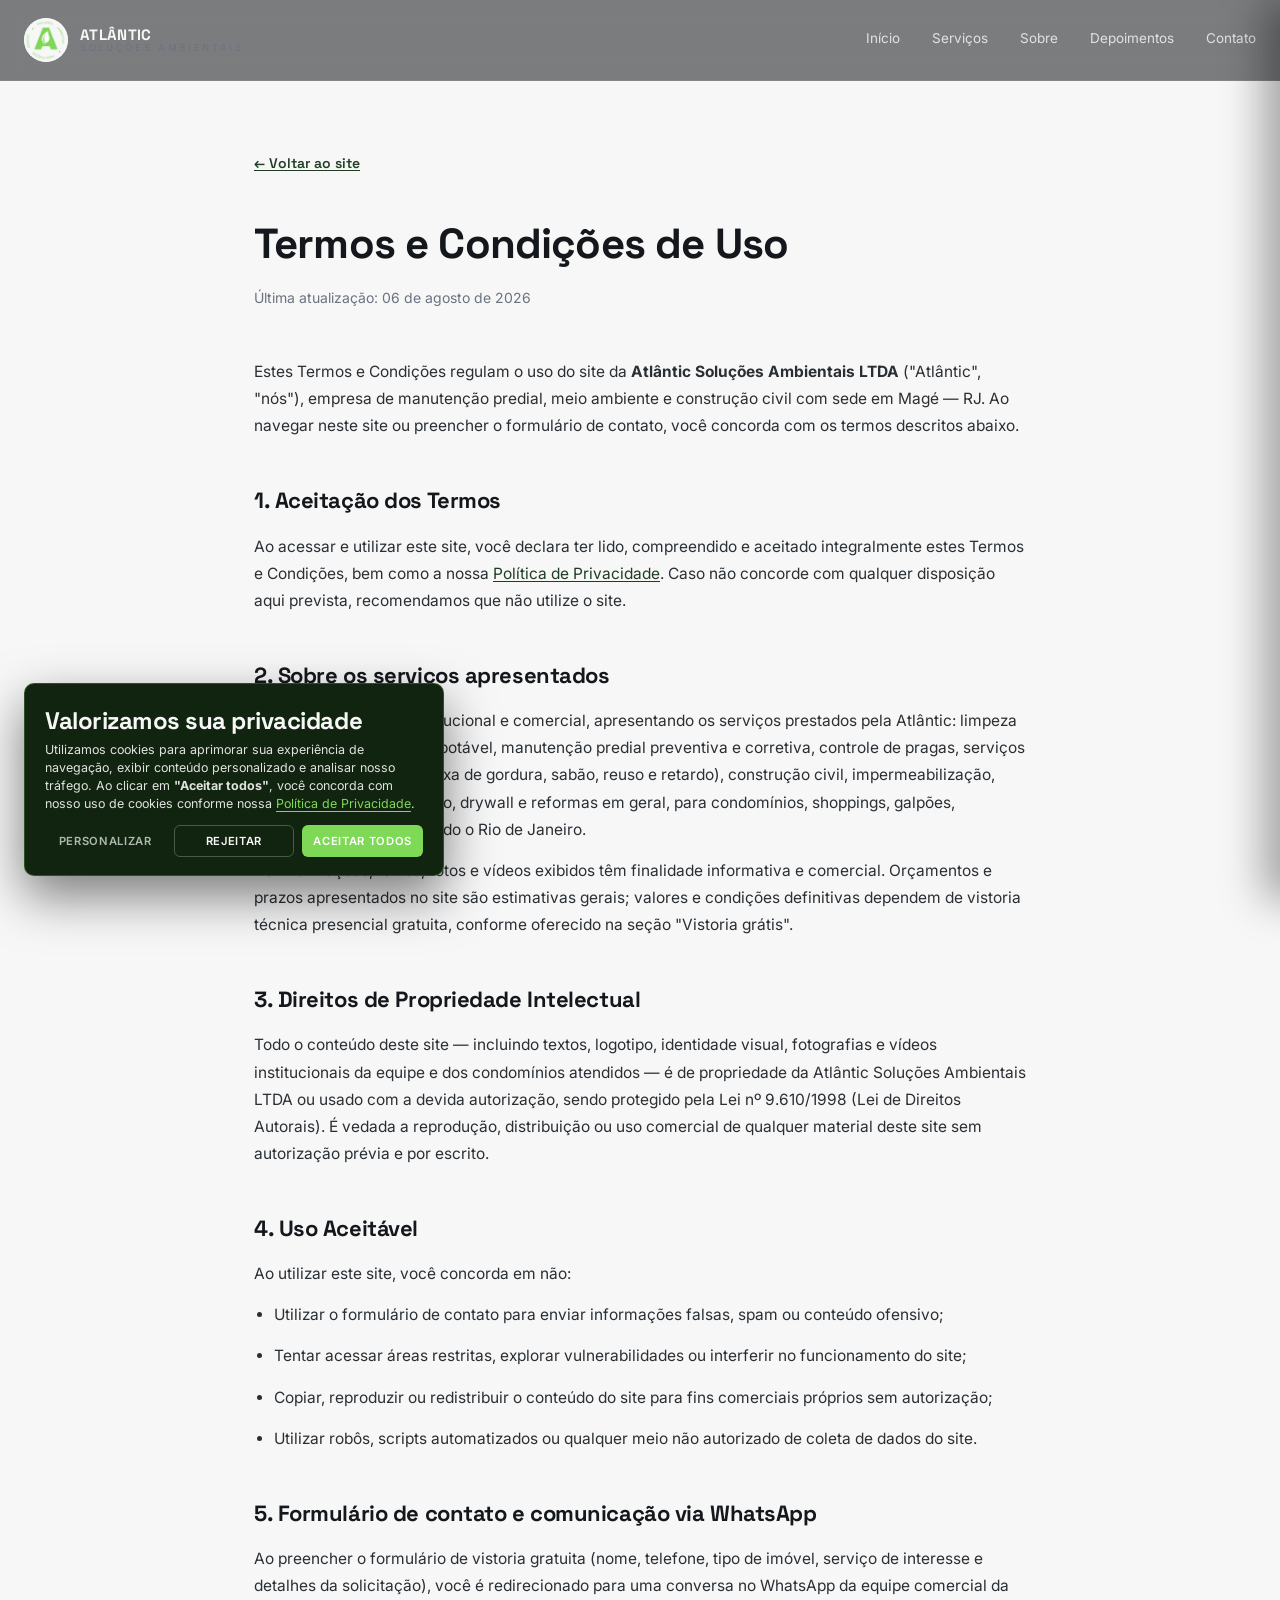
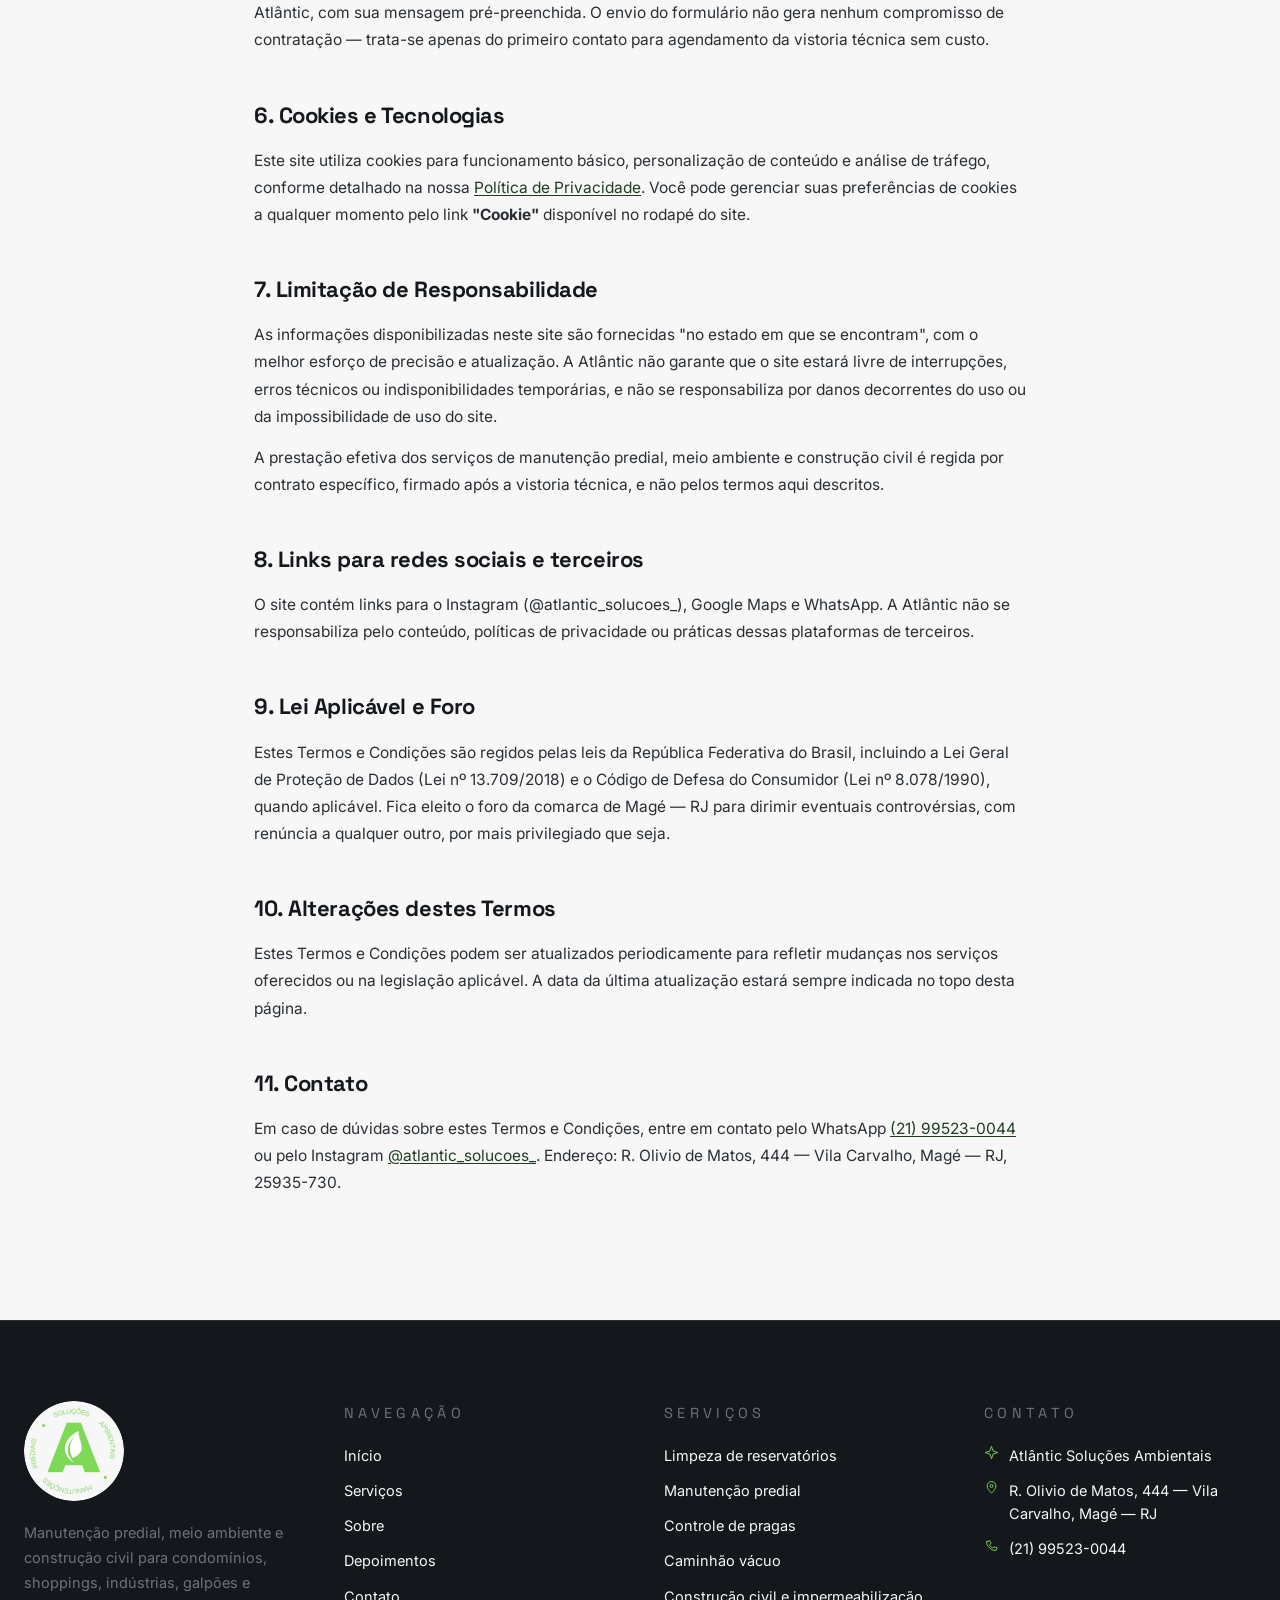
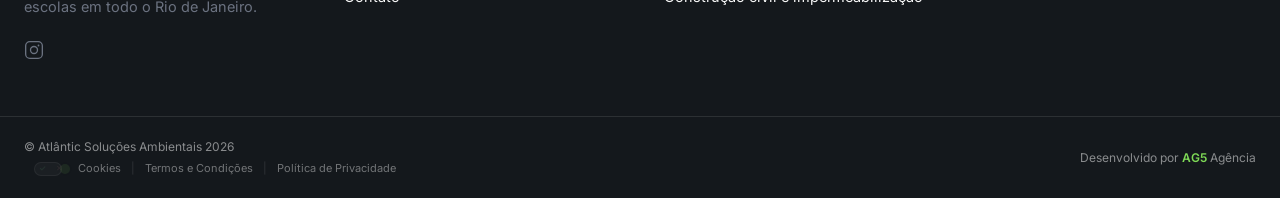
<file: termos-e-condicoes.html>
<!DOCTYPE html>
<html lang="pt-BR">
<head>
<meta charset="utf-8" />
<meta name="viewport" content="width=device-width, initial-scale=1" />
<title>Termos e Condições — Atlântic Soluções Ambientais</title>
<meta name="description" content="Termos e Condições de uso do site da Atlântic Soluções Ambientais LTDA — manutenção predial, meio ambiente e construção civil em Magé e no Rio de Janeiro." />
<meta name="robots" content="noindex, follow" />
<link rel="canonical" href="https://www.atlanticsolution.ag5agencia.site/termos-e-condicoes" />
<link rel="icon" href="assets/favicon-atlantic-solution.webp" />
<link rel="preconnect" href="https://fonts.googleapis.com" />
<link rel="preconnect" href="https://fonts.gstatic.com" crossorigin />
<link rel="preload" as="style" href="https://fonts.googleapis.com/css2?family=Space+Grotesk:wght@400;500;600;700&family=Inter:wght@300;400;500;600&display=swap" />
<link href="https://fonts.googleapis.com/css2?family=Space+Grotesk:wght@400;500;600;700&family=Inter:wght@300;400;500;600&display=swap" rel="stylesheet" media="print" onload="this.media='all'" />
<noscript><link href="https://fonts.googleapis.com/css2?family=Space+Grotesk:wght@400;500;600;700&family=Inter:wght@300;400;500;600&display=swap" rel="stylesheet" /></noscript>
<link rel="stylesheet" href="style.css" />
<link rel="preload" as="style" href="cookie-banner.css" />
<link rel="stylesheet" href="cookie-banner.css" media="print" onload="this.media='all'" />
<noscript><link rel="stylesheet" href="cookie-banner.css" /></noscript>
<style>
  .legal{background:var(--off);color:var(--graphite);padding:150px 0 var(--sec)}
  .legal .wrap{max-width:820px}
  .legal h1{font-size:clamp(28px,4vw,42px);margin-bottom:8px}
  .legal .legal__updated{color:var(--tech);font-size:14px;margin-bottom:48px}
  .legal h2{font-size:22px;margin:44px 0 14px}
  .legal p,.legal li{color:#2a2f34;font-size:15.5px;line-height:1.75;margin:0 0 14px}
  .legal ul{padding-left:20px;margin:0 0 14px}
  .legal a{color:var(--leaf);text-decoration:underline;text-underline-offset:2px}
  .legal a:hover{color:var(--accent)}
  .legal__back{display:inline-flex;align-items:center;gap:8px;margin-bottom:36px;font-family:var(--font-display);font-weight:600;font-size:14px;color:var(--leaf)}
</style>
</head>
<body>

<header class="nav" id="topo">
  <div class="nav__inner">
    <a class="nav__brand" href="index.html">
      <img src="assets/logo-atlantic-solution-mobile.webp" alt="Atlântic Soluções Ambientais" width="44" height="44" />
      <span>
        <strong>ATLÂNTIC</strong>
        <em>Soluções Ambientais</em>
      </span>
    </a>
    <nav class="nav__menu" id="navMenu" aria-label="Navegação principal">
      <a href="index.html#topo">Início</a>
      <a href="index.html#servicos">Serviços</a>
      <a href="index.html#sobre">Sobre</a>
      <a href="index.html#depoimentos">Depoimentos</a>
      <a href="index.html#contato">Contato</a>
    </nav>
    <button class="nav__toggle" type="button" id="navToggle" aria-expanded="false" aria-controls="drawer" aria-label="Abrir menu">
      <span></span><span></span><span></span>
    </button>
  </div>
</header>

<main>
<section class="legal">
  <div class="wrap">
    <a class="legal__back" href="index.html">← Voltar ao site</a>
    <h1>Termos e Condições de Uso</h1>
    <p class="legal__updated">Última atualização: 06 de agosto de 2026</p>

    <p>Estes Termos e Condições regulam o uso do site da <strong>Atlântic Soluções Ambientais LTDA</strong> ("Atlântic", "nós"), empresa de manutenção predial, meio ambiente e construção civil com sede em Magé — RJ. Ao navegar neste site ou preencher o formulário de contato, você concorda com os termos descritos abaixo.</p>

    <h2>1. Aceitação dos Termos</h2>
    <p>Ao acessar e utilizar este site, você declara ter lido, compreendido e aceitado integralmente estes Termos e Condições, bem como a nossa <a href="politica-de-privacidade.html">Política de Privacidade</a>. Caso não concorde com qualquer disposição aqui prevista, recomendamos que não utilize o site.</p>

    <h2>2. Sobre os serviços apresentados</h2>
    <p>Este site tem caráter institucional e comercial, apresentando os serviços prestados pela Atlântic: limpeza de reservatórios de água potável, manutenção predial preventiva e corretiva, controle de pragas, serviços com caminhão vácuo (caixa de gordura, sabão, reuso e retardo), construção civil, impermeabilização, pintura, reforma de telhado, drywall e reformas em geral, para condomínios, shoppings, galpões, indústrias e escolas em todo o Rio de Janeiro.</p>
    <p>As informações, textos, fotos e vídeos exibidos têm finalidade informativa e comercial. Orçamentos e prazos apresentados no site são estimativas gerais; valores e condições definitivas dependem de vistoria técnica presencial gratuita, conforme oferecido na seção "Vistoria grátis".</p>

    <h2>3. Direitos de Propriedade Intelectual</h2>
    <p>Todo o conteúdo deste site — incluindo textos, logotipo, identidade visual, fotografias e vídeos institucionais da equipe e dos condomínios atendidos — é de propriedade da Atlântic Soluções Ambientais LTDA ou usado com a devida autorização, sendo protegido pela Lei nº 9.610/1998 (Lei de Direitos Autorais). É vedada a reprodução, distribuição ou uso comercial de qualquer material deste site sem autorização prévia e por escrito.</p>

    <h2>4. Uso Aceitável</h2>
    <p>Ao utilizar este site, você concorda em não:</p>
    <ul>
      <li>Utilizar o formulário de contato para enviar informações falsas, spam ou conteúdo ofensivo;</li>
      <li>Tentar acessar áreas restritas, explorar vulnerabilidades ou interferir no funcionamento do site;</li>
      <li>Copiar, reproduzir ou redistribuir o conteúdo do site para fins comerciais próprios sem autorização;</li>
      <li>Utilizar robôs, scripts automatizados ou qualquer meio não autorizado de coleta de dados do site.</li>
    </ul>

    <h2>5. Formulário de contato e comunicação via WhatsApp</h2>
    <p>Ao preencher o formulário de vistoria gratuita (nome, telefone, tipo de imóvel, serviço de interesse e detalhes da solicitação), você é redirecionado para uma conversa no WhatsApp da equipe comercial da Atlântic, com sua mensagem pré-preenchida. O envio do formulário não gera nenhum compromisso de contratação — trata-se apenas do primeiro contato para agendamento da vistoria técnica sem custo.</p>

    <h2>6. Cookies e Tecnologias</h2>
    <p>Este site utiliza cookies para funcionamento básico, personalização de conteúdo e análise de tráfego, conforme detalhado na nossa <a href="politica-de-privacidade.html">Política de Privacidade</a>. Você pode gerenciar suas preferências de cookies a qualquer momento pelo link <strong>"Cookie"</strong> disponível no rodapé do site.</p>

    <h2>7. Limitação de Responsabilidade</h2>
    <p>As informações disponibilizadas neste site são fornecidas "no estado em que se encontram", com o melhor esforço de precisão e atualização. A Atlântic não garante que o site estará livre de interrupções, erros técnicos ou indisponibilidades temporárias, e não se responsabiliza por danos decorrentes do uso ou da impossibilidade de uso do site.</p>
    <p>A prestação efetiva dos serviços de manutenção predial, meio ambiente e construção civil é regida por contrato específico, firmado após a vistoria técnica, e não pelos termos aqui descritos.</p>

    <h2>8. Links para redes sociais e terceiros</h2>
    <p>O site contém links para o Instagram (@atlantic_solucoes_), Google Maps e WhatsApp. A Atlântic não se responsabiliza pelo conteúdo, políticas de privacidade ou práticas dessas plataformas de terceiros.</p>

    <h2>9. Lei Aplicável e Foro</h2>
    <p>Estes Termos e Condições são regidos pelas leis da República Federativa do Brasil, incluindo a Lei Geral de Proteção de Dados (Lei nº 13.709/2018) e o Código de Defesa do Consumidor (Lei nº 8.078/1990), quando aplicável. Fica eleito o foro da comarca de Magé — RJ para dirimir eventuais controvérsias, com renúncia a qualquer outro, por mais privilegiado que seja.</p>

    <h2>10. Alterações destes Termos</h2>
    <p>Estes Termos e Condições podem ser atualizados periodicamente para refletir mudanças nos serviços oferecidos ou na legislação aplicável. A data da última atualização estará sempre indicada no topo desta página.</p>

    <h2>11. Contato</h2>
    <p>Em caso de dúvidas sobre estes Termos e Condições, entre em contato pelo WhatsApp <a href="https://wa.me/5521995230044?text=Ol%C3%A1%2C%20vim%20atrav%C3%A9s%20do%20site%20e%20gostaria%20de%20tirar%20uma%20d%C3%BAvida%20sobre%20os%20termos%20de%20uso." target="_blank" rel="noopener noreferrer">(21) 99523-0044</a> ou pelo Instagram <a href="https://www.instagram.com/atlantic_solucoes_/" target="_blank" rel="noopener noreferrer">@atlantic_solucoes_</a>. Endereço: R. Olivio de Matos, 444 — Vila Carvalho, Magé — RJ, 25935-730.</p>
  </div>
</section>
</main>

<footer class="rodape">
  <div class="wrap rodape__grid">
    <div>
      <img class="rodape__logo" src="assets/logo-atlantic-solution-desktop.webp" alt="Atlântic Soluções Ambientais — logo" loading="lazy" />
      <p>Manutenção predial, meio ambiente e construção civil para condomínios, shoppings, indústrias, galpões e escolas em todo o Rio de Janeiro.</p>
      <div class="rodape__social">
        <a href="https://www.instagram.com/atlantic_solucoes_/" target="_blank" rel="noopener noreferrer" aria-label="Instagram da Atlântic Soluções">
          <svg width="20" height="20" viewBox="0 0 24 24" fill="none" aria-hidden="true"><rect x="2" y="2" width="20" height="20" rx="5" stroke="currentColor" stroke-width="1.6"/><circle cx="12" cy="12" r="4.2" stroke="currentColor" stroke-width="1.6"/><circle cx="17.4" cy="6.6" r="1.1" fill="currentColor"/></svg>
        </a>
      </div>
    </div>
    <div>
      <p class="eyebrow eyebrow--accent">NAVEGAÇÃO</p>
      <ul class="rodape__list">
        <li><a href="index.html#topo">Início</a></li>
        <li><a href="index.html#servicos">Serviços</a></li>
        <li><a href="index.html#sobre">Sobre</a></li>
        <li><a href="index.html#depoimentos">Depoimentos</a></li>
        <li><a href="index.html#contato">Contato</a></li>
      </ul>
    </div>
    <div>
      <p class="eyebrow eyebrow--accent">SERVIÇOS</p>
      <ul class="rodape__list">
        <li><a href="index.html#servicos">Limpeza de reservatórios</a></li>
        <li><a href="index.html#servicos">Manutenção predial</a></li>
        <li><a href="index.html#servicos">Controle de pragas</a></li>
        <li><a href="index.html#servicos">Caminhão vácuo</a></li>
        <li><a href="index.html#servicos">Construção civil e impermeabilização</a></li>
      </ul>
    </div>
    <div>
      <p class="eyebrow eyebrow--accent">CONTATO</p>
      <ul class="rodape__list">
        <li><a href="https://share.google/E86CkFjRVnoMuw2y1" target="_blank" rel="noopener noreferrer"><span aria-hidden="true"><svg viewBox="0 0 24 24" fill="none"><path d="M12 2 14.5 9.5 22 12l-7.5 2.5L12 22l-2.5-7.5L2 12l7.5-2.5L12 2Z" stroke="currentColor" stroke-width="1.5" stroke-linejoin="round"/></svg></span>Atlântic Soluções Ambientais</a></li>
        <li><a href="https://www.google.com/maps/dir//Atlantic+Solu%C3%A7%C3%B5es,+R.+Olivio+de+Matos,+444+-+Vila+Carvalho,+Mag%C3%A9+-+RJ,+25935-730" target="_blank" rel="noopener noreferrer"><span aria-hidden="true"><svg viewBox="0 0 24 24" fill="none"><path d="M12 21s7-6.3 7-11.5A7 7 0 0 0 5 9.5C5 14.7 12 21 12 21Z" stroke="currentColor" stroke-width="1.5"/><circle cx="12" cy="9.5" r="2.4" stroke="currentColor" stroke-width="1.5"/></svg></span>R. Olivio de Matos, 444 — Vila Carvalho, Magé — RJ</a></li>
        <li><a href="https://wa.me/5521995230044?text=Ol%C3%A1%2C%20vim%20atrav%C3%A9s%20do%20site%20e%20gostaria%20de%20agendar%20uma%20vistoria%20gratuita." target="_blank" rel="noopener noreferrer"><span aria-hidden="true"><svg viewBox="0 0 24 24" fill="none"><path d="M4 5c0 8.284 6.716 15 15 15l2-4-5-2-2 2c-2.5-1-4-2.5-5-5l2-2-2-5-4 2Z" stroke="currentColor" stroke-width="1.5" stroke-linejoin="round"/></svg></span>(21) 99523-0044</a></li>
      </ul>
    </div>
  </div>
  <div class="wrap creditos">
    <div class="footer-credits-left">
      <p class="footer-copyright">© Atlântic Soluções Ambientais 2026</p>
      <div class="footer-legal-links">
        <a href="#" id="ck-prefs-link">
          <span id="cookie-toggle" class="active">
            <span class="cookie-toggle__yes">✓</span>
            <span class="cookie-toggle__no">✕</span>
            <span id="cookie-toggle-dot"></span>
          </span>
          Cookies
        </a>
        <span>|</span>
        <a href="termos-e-condicoes.html">Termos e Condições</a>
        <span>|</span>
        <a href="politica-de-privacidade.html">Política de Privacidade</a>
      </div>
    </div>
    <p class="footer-credits-right">Desenvolvido por <a href="https://www.ag5agencia.com.br" target="_blank" rel="noopener noreferrer">AG5</a> Agência</p>
  </div>
</footer>

<div class="drawer-overlay" id="drawerOverlay"></div>
<aside class="drawer" id="drawer" aria-hidden="true">
  <div class="drawer__head">
    <a class="drawer__brand" href="index.html">
      <img src="assets/logo-atlantic-solution-mobile.webp" alt="Atlântic Soluções Ambientais" width="40" height="40" />
      <span>
        <strong>ATLÂNTIC</strong>
        <em>Soluções Ambientais</em>
      </span>
    </a>
    <button class="drawer__close" type="button" id="drawerClose" aria-label="Fechar menu">✕</button>
  </div>
  <nav class="drawer__menu" id="drawerMenu" aria-label="Menu mobile">
    <a href="index.html#topo">Início</a>
    <a href="index.html#servicos">Serviços</a>
    <a href="index.html#sobre">Sobre</a>
    <a href="index.html#depoimentos">Depoimentos</a>
    <a href="index.html#contato">Contato</a>
  </nav>
</aside>

<!-- ========== COOKIE BANNER UNIVERSAL (Padrão AG5) ========== -->
<div id="ck-banner" class="ck-banner" role="dialog" aria-modal="true" aria-label="Aviso de cookies" aria-live="polite"
    aria-hidden="true">
    <div class="ck-banner__inner">
        <div class="ck-banner__content">
            <h2 class="ck-banner__title">Valorizamos sua privacidade</h2>
            <p class="ck-banner__text">
                Utilizamos cookies para aprimorar sua experiência de navegação, exibir conteúdo
                personalizado e analisar nosso tráfego. Ao clicar em <strong>"Aceitar todos"</strong>,
                você concorda com nosso uso de cookies conforme nossa
                <a href="politica-de-privacidade.html" class="ck-banner__link">Política de Privacidade</a>.
            </p>
        </div>
        <div class="ck-banner__actions">
            <button id="ck-customize" class="ck-btn ck-btn--ghost">Personalizar</button>
            <button id="ck-reject" class="ck-btn ck-btn--outline">Rejeitar</button>
            <button id="ck-accept-all" class="ck-btn ck-btn--primary">Aceitar todos</button>
        </div>
    </div>
</div>

<div id="ck-modal" class="ck-modal" role="dialog" aria-modal="true" aria-label="Personalizar preferências de cookies"
    aria-hidden="true">
    <div class="ck-modal__overlay" id="ck-modal-overlay"></div>
    <div class="ck-modal__box">

        <div class="ck-modal__header">
            <h2 class="ck-modal__title">Personalizar preferências de consentimento</h2>
            <button class="ck-modal__close" id="ck-modal-close" aria-label="Fechar modal">
                <svg width="18" height="18" viewBox="0 0 24 24" fill="none" aria-hidden="true">
                    <path d="M18 6L6 18M6 6l12 12" stroke="currentColor" stroke-width="2" stroke-linecap="round"
                        stroke-linejoin="round" />
                </svg>
            </button>
        </div>

        <div class="ck-modal__body">
            <p class="ck-modal__intro">
                Utilizamos cookies para ajudar você a navegar com eficiência e executar certas funções.
                Os cookies classificados como <strong>"Necessário"</strong> são essenciais para o
                funcionamento básico do site e não podem ser desativados.
            </p>

            <div class="ck-category">
                <div class="ck-category__header">
                    <div class="ck-category__info">
                        <h3 class="ck-category__name">Necessário</h3>
                        <p class="ck-category__desc">
                            Essenciais para o funcionamento do site. Não armazenam dados pessoalmente identificáveis.
                        </p>
                    </div>
                    <span class="ck-category__badge">Sempre ativo</span>
                </div>
            </div>

            <div class="ck-category">
                <div class="ck-category__header">
                    <div class="ck-category__info">
                        <h3 class="ck-category__name">Funcional</h3>
                        <p class="ck-category__desc">
                            Ajudam a executar funcionalidades como compartilhamento em mídia social e recursos de
                            terceiros.
                        </p>
                    </div>
                    <label class="ck-toggle" aria-label="Ativar cookies funcionais">
                        <input type="checkbox" id="ck-functional" name="functional">
                        <span class="ck-toggle__slider"></span>
                    </label>
                </div>
            </div>

            <div class="ck-category">
                <div class="ck-category__header">
                    <div class="ck-category__info">
                        <h3 class="ck-category__name">Analítico</h3>
                        <p class="ck-category__desc">
                            Usados para entender como os visitantes interagem com o site (visitantes, taxa de rejeição,
                            etc.).
                        </p>
                    </div>
                    <label class="ck-toggle" aria-label="Ativar cookies analíticos">
                        <input type="checkbox" id="ck-analytics" name="analytics">
                        <span class="ck-toggle__slider"></span>
                    </label>
                </div>
            </div>

            <div class="ck-category">
                <div class="ck-category__header">
                    <div class="ck-category__info">
                        <h3 class="ck-category__name">Desempenho</h3>
                        <p class="ck-category__desc">
                            Analisam índices de desempenho do site para oferecer melhor experiência ao visitante.
                        </p>
                    </div>
                    <label class="ck-toggle" aria-label="Ativar cookies de desempenho">
                        <input type="checkbox" id="ck-performance" name="performance">
                        <span class="ck-toggle__slider"></span>
                    </label>
                </div>
            </div>

            <div class="ck-category">
                <div class="ck-category__header">
                    <div class="ck-category__info">
                        <h3 class="ck-category__name">Publicidade</h3>
                        <p class="ck-category__desc">
                            Entregam anúncios personalizados com base nas páginas visitadas anteriormente.
                        </p>
                    </div>
                    <label class="ck-toggle" aria-label="Ativar cookies de publicidade">
                        <input type="checkbox" id="ck-advertising" name="advertising">
                        <span class="ck-toggle__slider"></span>
                    </label>
                </div>
            </div>

        </div>

        <div class="ck-modal__footer">
            <button id="ck-modal-reject" class="ck-btn ck-btn--outline">Rejeitar</button>
            <button id="ck-modal-save" class="ck-btn ck-btn--ghost">Salvar Preferências</button>
            <button id="ck-modal-accept-all" class="ck-btn ck-btn--primary">Aceitar todos</button>
        </div>

    </div>
</div>

<button id="ck-prefs-btn" class="ck-prefs-btn" aria-label="Preferências de cookies" style="display:none;">
    Cookies
</button>

<!-- WhatsApp Premium Experience -->
<div class="wa-premium-container">
  <!-- Balão de Mensagem Glassmorphism -->
  <div id="wa-message-bubble" class="wa-bubble">
    <button class="wa-close" id="wa-close-btn" aria-label="Fechar balão de mensagem">
      <svg viewBox="0 0 24 24" fill="none" stroke="currentColor" stroke-width="2.5" stroke-linecap="round" width="14" height="14" aria-hidden="true"><path d="M18 6L6 18M6 6l12 12"/></svg>
    </button>
    <div class="wa-content">
      <div class="wa-header">
        <div class="wa-avatar-wrapper">
          <img src="assets/logo-atlantic-solution-mobile.webp" alt="Atlântic Soluções" class="wa-avatar" width="48" height="48">
        </div>
        <div class="wa-info">
          <span class="wa-name">Atlântic Soluções</span>
        </div>
      </div>
      <div id="wa-typing" class="wa-typing">
        <span></span><span></span><span></span>
      </div>
      <div id="wa-real-message" class="wa-message-text" style="display:none;">
        <p>Olá! 👋 Estamos à disposição para ajudar com manutenção predial, meio ambiente e construção civil. <strong>A vistoria é gratuita.</strong></p>
      </div>
    </div>
  </div>

  <!-- Botão Flutuante Redondo (SVG oficial WhatsApp com cauda) -->
  <a href="https://wa.me/5521995230044?text=Ol%C3%A1%2C%20vim%20atrav%C3%A9s%20do%20site%20e%20gostaria%20de%20agendar%20uma%20vistoria%20gratuita."
     class="wa-float-btn" target="_blank" rel="noopener noreferrer"
     id="wa-main-btn" aria-label="Fale conosco pelo WhatsApp">
    <svg viewBox="0 0 24 24" fill="currentColor" aria-hidden="true" width="30" height="30">
      <path d="M17.472 14.382c-.297-.149-1.758-.867-2.03-.967-.273-.099-.471-.148-.67.15-.197.297-.767.966-.94 1.164-.173.199-.347.223-.644.075-.297-.15-1.255-.463-2.39-1.475-.883-.788-1.48-1.761-1.653-2.059-.173-.297-.018-.458.13-.606.134-.133.298-.347.446-.52.149-.174.198-.298.298-.497.099-.198.05-.371-.025-.52-.075-.149-.669-1.612-.916-2.207-.242-.579-.487-.5-.669-.51-.173-.008-.371-.01-.57-.01-.198 0-.52.074-.792.372-.272.297-1.04 1.016-1.04 2.479 0 1.462 1.065 2.875 1.213 3.074.149.198 2.096 3.2 5.077 4.487.709.306 1.262.489 1.694.625.712.227 1.36.195 1.871.118.571-.085 1.758-.719 2.006-1.413.248-.694.248-1.289.173-1.413-.074-.124-.272-.198-.57-.347m-5.421 7.403h-.004a9.87 9.87 0 01-5.031-1.378l-.361-.214-3.741.982.998-3.648-.235-.374a9.86 9.86 0 01-1.51-5.26c.001-5.45 4.436-9.884 9.888-9.884 2.64 0 5.122 1.03 6.988 2.898a9.825 9.825 0 012.893 6.994c-.003 5.45-4.437 9.884-9.885 9.884m8.413-18.297A11.815 11.815 0 0012.05 0C5.495 0 .16 5.335.157 11.892c0 2.096.547 4.142 1.588 5.945L.057 24l6.305-1.654a11.882 11.882 0 005.683 1.448h.005c6.554 0 11.89-5.335 11.893-11.893a11.821 11.821 0 00-3.48-8.413z"/>
    </svg>
    <span class="wa-badge" id="wa-notification" aria-hidden="true">1</span>
  </a>
</div>

<script src="cookie-banner.js" defer></script>
<script src="script.js" defer></script>
<script src="https://control-blog.ag5agencia.site/r.js" data-c="atlantic-solucoes" defer></script>
</body>
</html>
</file>
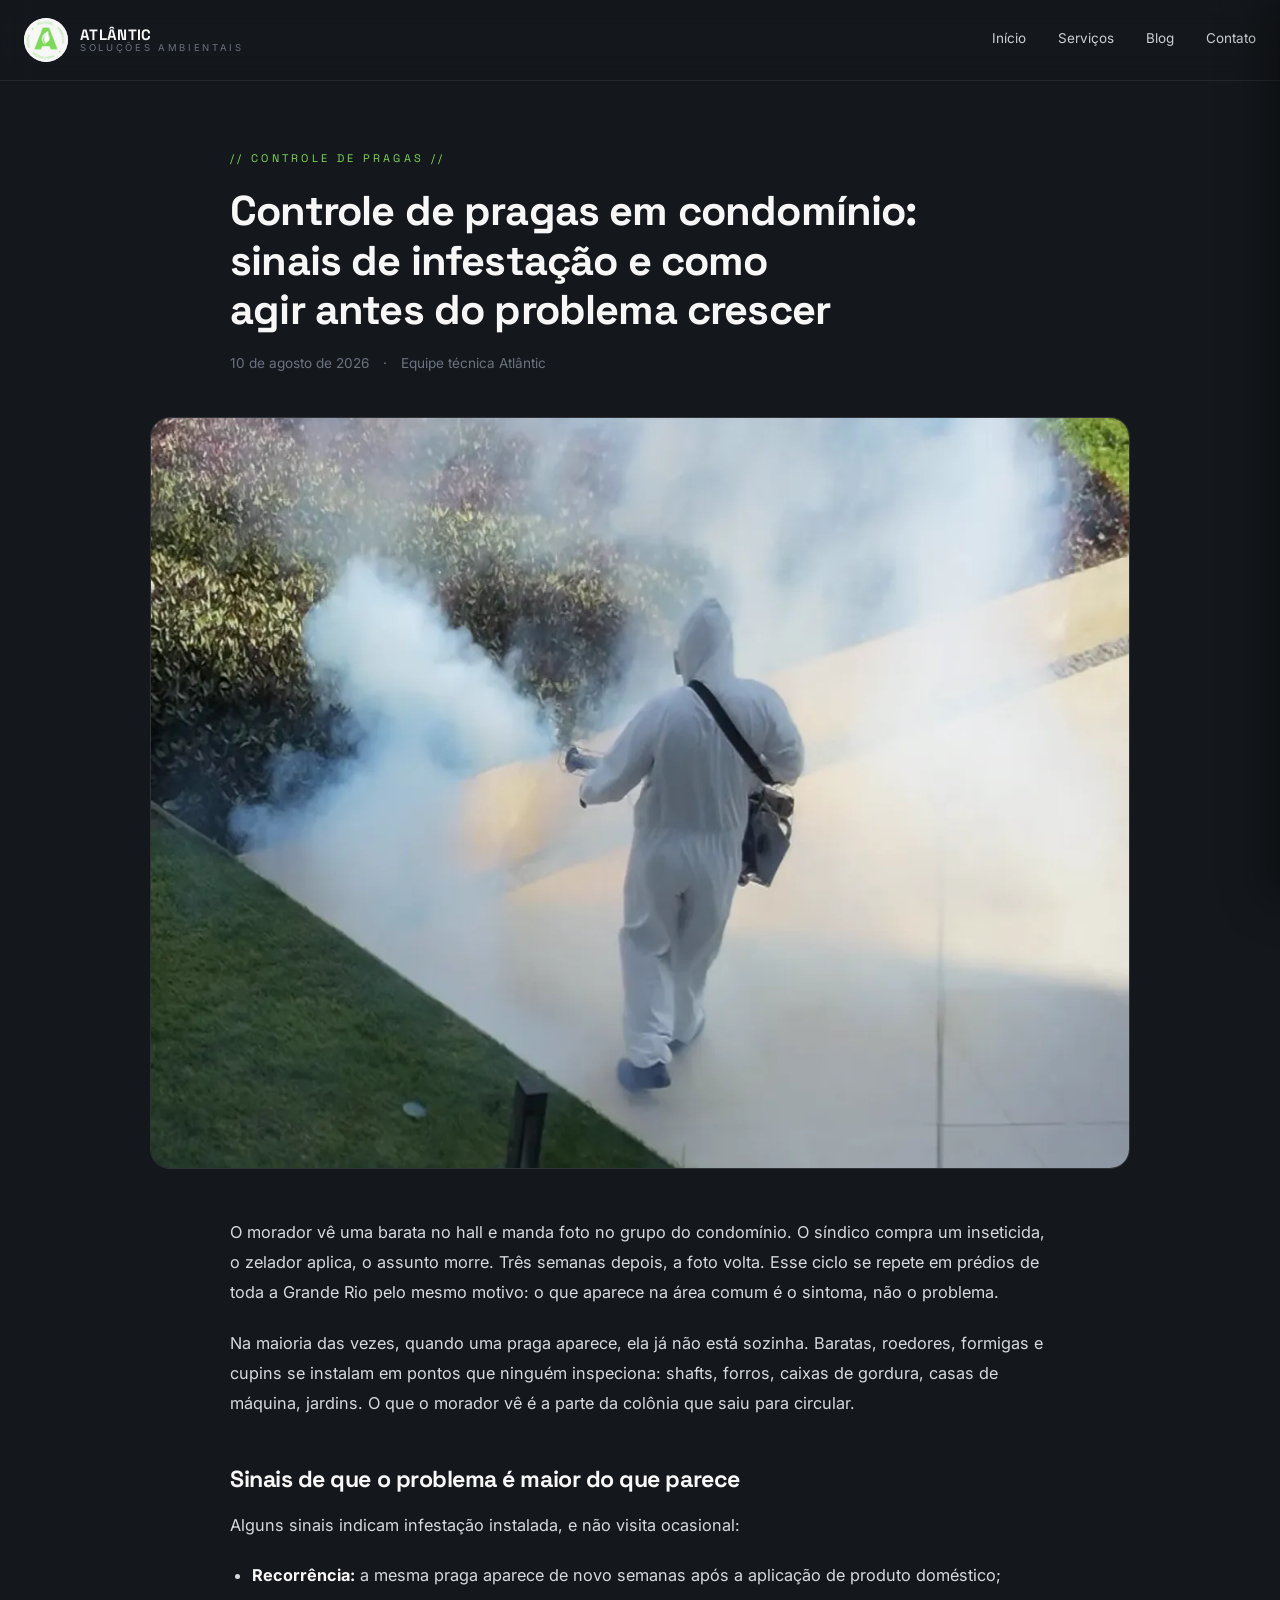
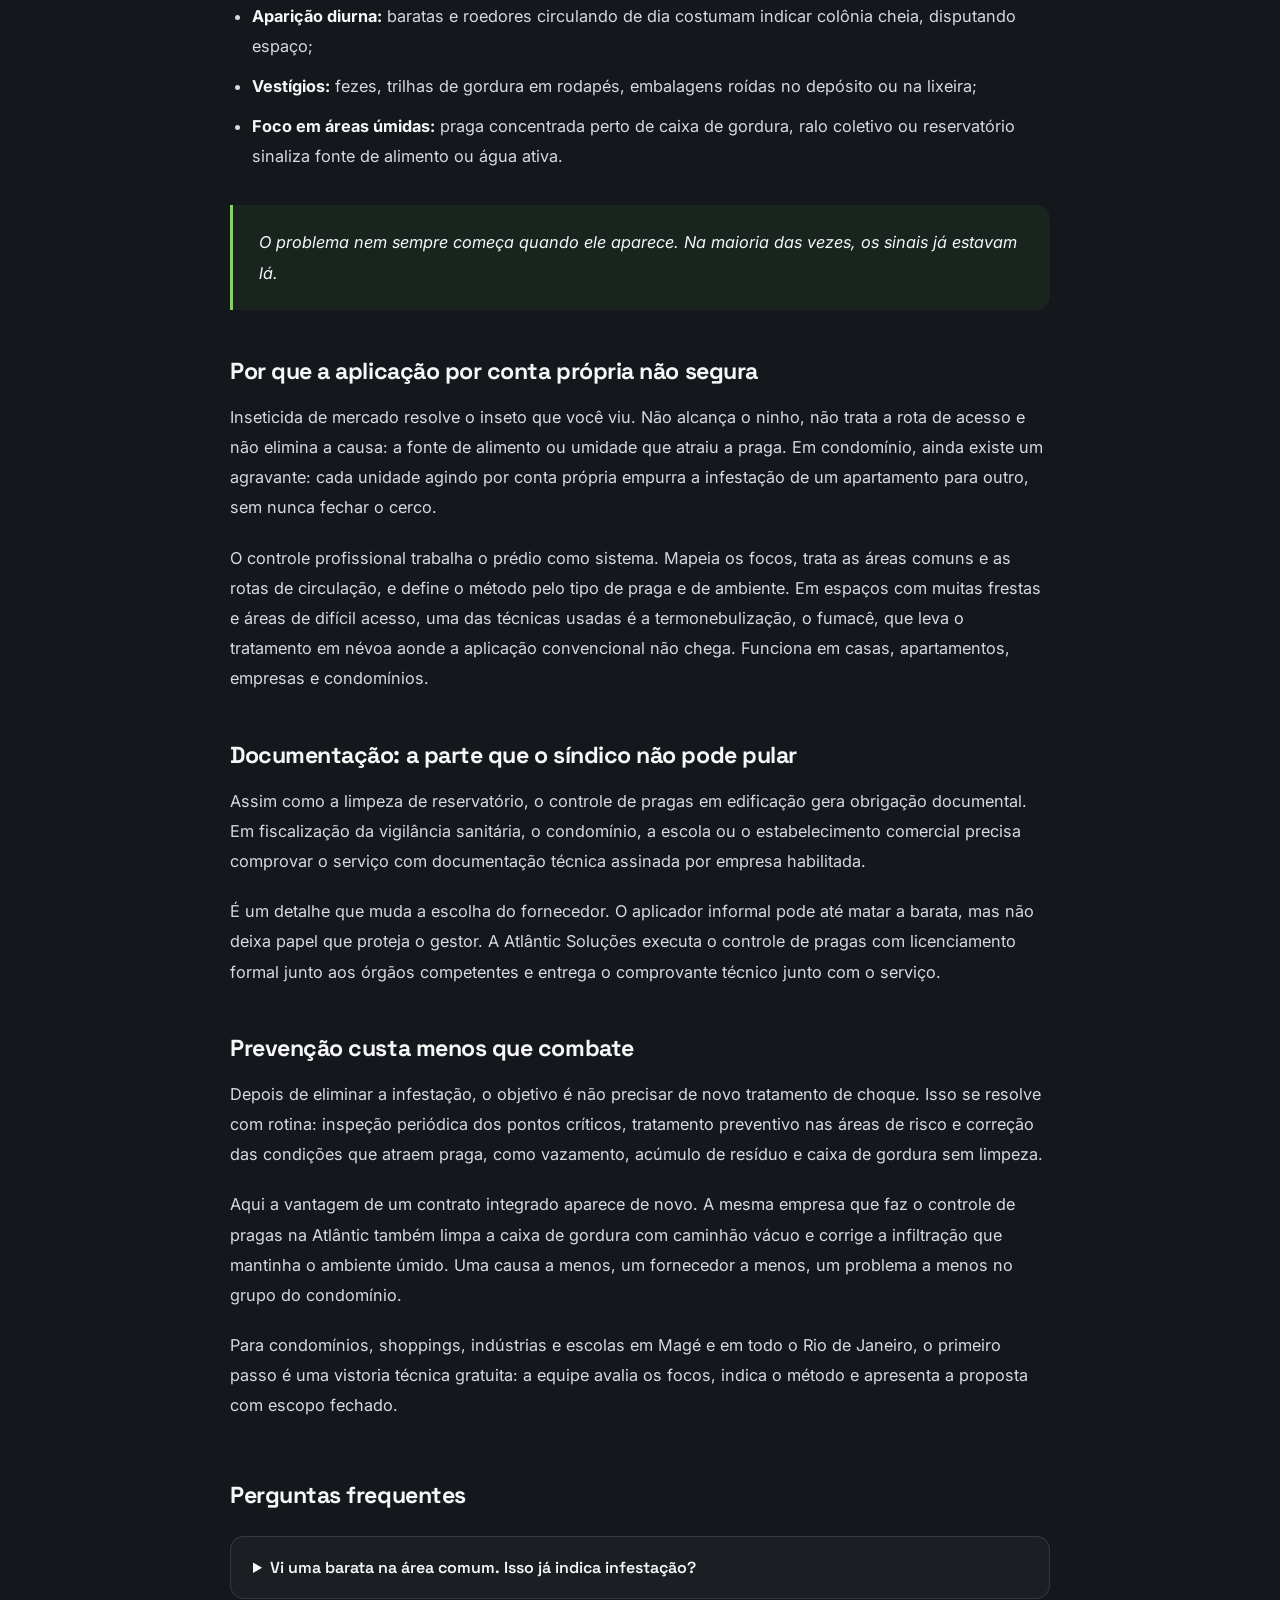
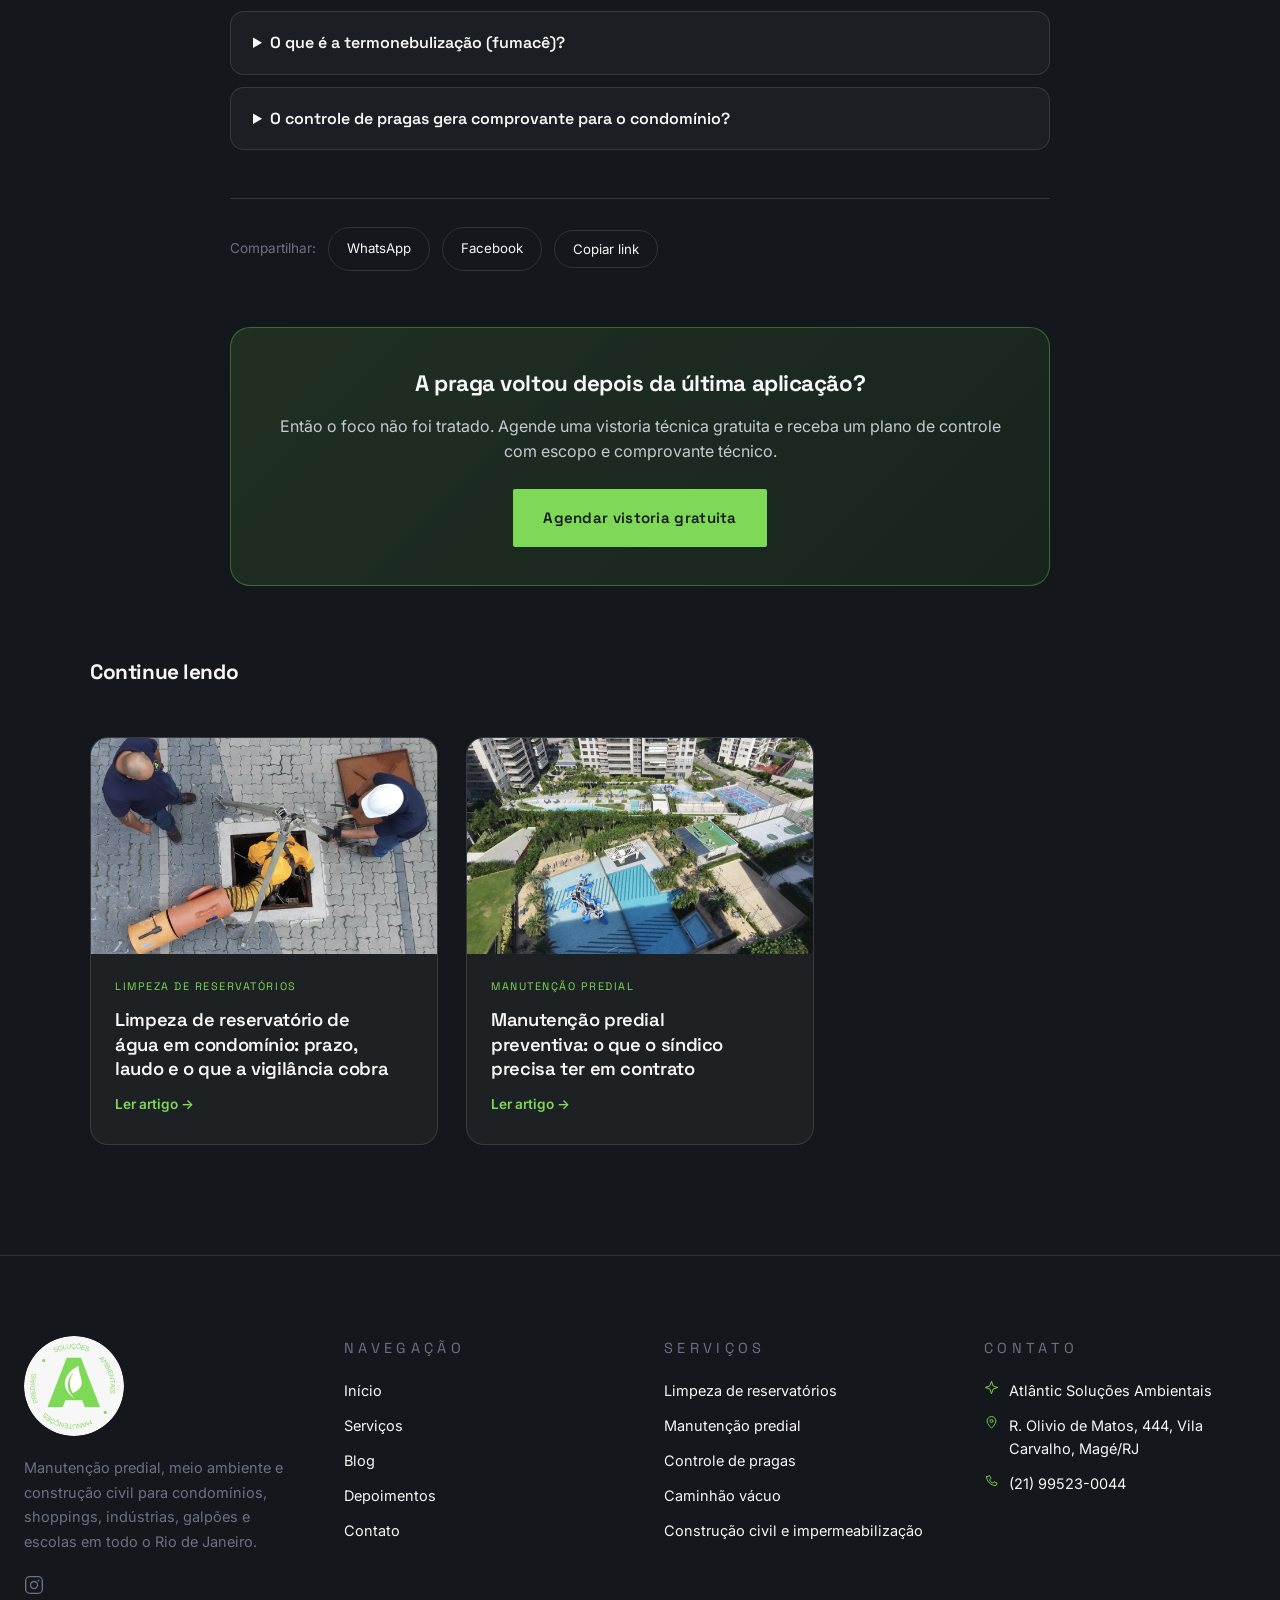
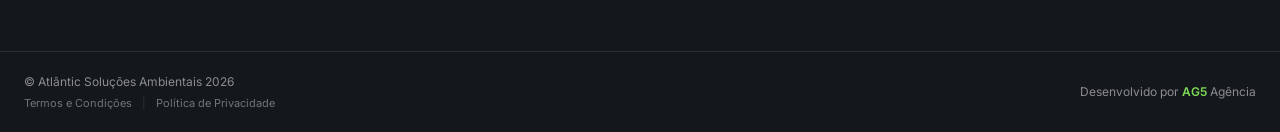
<file: blog/controle-de-pragas.html>
<!DOCTYPE html>
<html lang="pt-BR">
<head>
<meta charset="utf-8" />
<meta name="viewport" content="width=device-width, initial-scale=1" />
<title>Controle de Pragas em Condomínio: Sinais de Infestação | Atlântic Soluções</title>
<meta name="description" content="Como identificar infestação de pragas no condomínio, quando a dedetização comum não resolve e como funciona o controle profissional com documentação no Rio de Janeiro." />
<link rel="canonical" href="https://atlanticsolucoes.com.br/blog/controle-de-pragas" />
<meta name="robots" content="index, follow, max-image-preview:large, max-snippet:-1" />
<meta name="author" content="Atlântic Soluções Ambientais" />
<meta name="keywords" content="controle de pragas condomínio, dedetização condomínio, termonebulização, infestação, Magé, Rio de Janeiro" />

<!-- Geo tags -->
<meta name="geo.region" content="BR-RJ" />
<meta name="geo.placename" content="Magé, Rio de Janeiro" />
<meta name="geo.position" content="-22.6117938;-43.1829808" />
<meta name="ICBM" content="-22.6117938, -43.1829808" />

<!-- Open Graph -->
<meta property="og:type" content="article" />
<meta property="og:title" content="Controle de pragas em condomínio: sinais de infestação e como agir antes do problema crescer" />
<meta property="og:description" content="Quando a praga aparece, ela quase nunca está sozinha. Os sinais que moradores reportam e o que o controle profissional cobre." />
<meta property="og:image" content="https://atlanticsolucoes.com.br/assets/blog-cover-controle-de-pragas.webp" />
<meta property="og:url" content="https://atlanticsolucoes.com.br/blog/controle-de-pragas" />
<meta property="og:locale" content="pt_BR" />
<meta property="og:site_name" content="Atlântic Soluções Ambientais" />
<meta property="article:published_time" content="2026-08-10" />
<meta property="article:modified_time" content="2026-08-10" />
<meta property="article:section" content="Controle de pragas" />

<!-- Twitter Card -->
<meta name="twitter:card" content="summary_large_image" />
<meta name="twitter:title" content="Controle de pragas em condomínio: sinais de infestação e como agir antes do problema crescer" />
<meta name="twitter:description" content="Quando a praga aparece, ela quase nunca está sozinha. Os sinais e o que o controle profissional cobre." />
<meta name="twitter:image" content="https://atlanticsolucoes.com.br/assets/blog-cover-controle-de-pragas.webp" />

<link rel="icon" href="/assets/favicon-atlantic-solution.webp" />
<link rel="preconnect" href="https://fonts.googleapis.com" />
<link rel="preconnect" href="https://fonts.gstatic.com" crossorigin />
<link href="https://fonts.googleapis.com/css2?family=Space+Grotesk:wght@400;500;600;700&family=Inter:wght@300;400;500;600&display=swap" rel="stylesheet" />
<link rel="stylesheet" href="/style.css" />
<link rel="stylesheet" href="/cookie-banner.css" />

<script type="application/ld+json">
{
  "@context": "https://schema.org",
  "@graph": [
    {
      "@type": "BlogPosting",
      "@id": "https://atlanticsolucoes.com.br/blog/controle-de-pragas#artigo",
      "headline": "Controle de pragas em condomínio: sinais de infestação e como agir antes do problema crescer",
      "description": "Como identificar infestação de pragas no condomínio, quando a dedetização comum não resolve e como funciona o controle profissional com documentação no Rio de Janeiro.",
      "inLanguage": "pt-BR",
      "image": "https://atlanticsolucoes.com.br/assets/blog-cover-controle-de-pragas.webp",
      "datePublished": "2026-08-10",
      "dateModified": "2026-08-10",
      "wordCount": 1000,
      "keywords": "controle de pragas, dedetização, termonebulização, condomínio, Magé, Rio de Janeiro",
      "articleSection": "Controle de pragas",
      "author": { "@type": "Organization", "name": "Atlântic Soluções Ambientais", "url": "https://atlanticsolucoes.com.br/" },
      "publisher": {
        "@type": "Organization",
        "name": "Atlântic Soluções Ambientais",
        "logo": { "@type": "ImageObject", "url": "https://atlanticsolucoes.com.br/assets/logo-atlantic-solution-desktop.webp" }
      },
      "mainEntityOfPage": "https://atlanticsolucoes.com.br/blog/controle-de-pragas",
      "about": {
        "@type": "Service",
        "name": "Controle de pragas",
        "provider": { "@id": "https://atlanticsolucoes.com.br/#negocio" },
        "areaServed": [
          { "@type": "City", "name": "Magé" },
          { "@type": "Place", "name": "Grande Rio de Janeiro" },
          { "@type": "State", "name": "Rio de Janeiro" }
        ]
      }
    },
    {
      "@type": "BreadcrumbList",
      "itemListElement": [
        { "@type": "ListItem", "position": 1, "name": "Início", "item": "https://atlanticsolucoes.com.br/" },
        { "@type": "ListItem", "position": 2, "name": "Blog", "item": "https://atlanticsolucoes.com.br/blog/" },
        { "@type": "ListItem", "position": 3, "name": "Controle de pragas em condomínio", "item": "https://atlanticsolucoes.com.br/blog/controle-de-pragas" }
      ]
    },
    {
      "@type": "FAQPage",
      "mainEntity": [
        {
          "@type": "Question",
          "name": "Vi uma barata na área comum. Isso já indica infestação?",
          "acceptedAnswer": { "@type": "Answer", "text": "Uma praga visível costuma indicar que outras estão escondidas: na maioria das vezes, quando ela aparece, já não está sozinha. O ideal é uma avaliação técnica antes de aplicar produto por conta própria. A Atlântic Soluções faz essa vistoria sem custo em condomínios e empresas." }
        },
        {
          "@type": "Question",
          "name": "O que é a termonebulização (fumacê)?",
          "acceptedAnswer": { "@type": "Answer", "text": "É uma técnica de aplicação em névoa que alcança frestas e áreas de difícil acesso, eficaz no extermínio de insetos em casas, apartamentos, empresas e condomínios. A indicação depende do tipo de praga e do ambiente, por isso a Atlântic define o método após a vistoria técnica." }
        },
        {
          "@type": "Question",
          "name": "O controle de pragas gera comprovante para o condomínio?",
          "acceptedAnswer": { "@type": "Answer", "text": "Sim. O serviço profissional é entregue com documentação técnica assinada, no padrão exigido pela vigilância sanitária. Condomínios, escolas e estabelecimentos no Rio de Janeiro precisam desse comprovante em fiscalização. Fale com a equipe da Atlântic para agendar." }
        }
      ]
    }
  ]
}
</script>
</head>
<body>

<header class="nav" id="topo">
  <div class="nav__inner">
    <a class="nav__brand" href="/">
      <img src="/assets/logo-atlantic-solution-mobile.webp" alt="Atlântic Soluções Ambientais" width="44" height="44" />
      <span>
        <strong>ATLÂNTIC</strong>
        <em>Soluções Ambientais</em>
      </span>
    </a>
    <nav class="nav__menu" id="navMenu" aria-label="Navegação principal">
      <a href="/">Início</a>
      <a href="/#servicos">Serviços</a>
      <a href="/blog/">Blog</a>
      <a href="/#contato">Contato</a>
    </nav>
    <button class="nav__toggle" type="button" id="navToggle" aria-expanded="false" aria-controls="drawer" aria-label="Abrir menu">
      <span></span><span></span><span></span>
    </button>
  </div>
</header>

<main>
<article class="artigo">
  <div class="wrap">
    <div class="artigo__head">
      <p class="eyebrow eyebrow--accent">// CONTROLE DE PRAGAS //</p>
      <h1>Controle de pragas em condomínio: sinais de infestação e como agir antes do problema crescer</h1>
      <div class="artigo__meta">
        <time datetime="2026-08-10">10 de agosto de 2026</time>
        <span>·</span>
        <span>Equipe técnica Atlântic</span>
      </div>
    </div>

    <div class="artigo__cover">
      <img src="/assets/blog-cover-controle-de-pragas.webp" alt="Aplicação profissional de controle de pragas em área comum de condomínio" width="1200" height="750" />
    </div>

    <div class="artigo__body">
      <p>O morador vê uma barata no hall e manda foto no grupo do condomínio. O síndico compra um inseticida, o zelador aplica, o assunto morre. Três semanas depois, a foto volta. Esse ciclo se repete em prédios de toda a Grande Rio pelo mesmo motivo: o que aparece na área comum é o sintoma, não o problema.</p>

      <p>Na maioria das vezes, quando uma praga aparece, ela já não está sozinha. Baratas, roedores, formigas e cupins se instalam em pontos que ninguém inspeciona: shafts, forros, caixas de gordura, casas de máquina, jardins. O que o morador vê é a parte da colônia que saiu para circular.</p>

      <h2>Sinais de que o problema é maior do que parece</h2>
      <p>Alguns sinais indicam infestação instalada, e não visita ocasional:</p>
      <ul>
        <li><strong>Recorrência:</strong> a mesma praga aparece de novo semanas após a aplicação de produto doméstico;</li>
        <li><strong>Aparição diurna:</strong> baratas e roedores circulando de dia costumam indicar colônia cheia, disputando espaço;</li>
        <li><strong>Vestígios:</strong> fezes, trilhas de gordura em rodapés, embalagens roídas no depósito ou na lixeira;</li>
        <li><strong>Foco em áreas úmidas:</strong> praga concentrada perto de caixa de gordura, ralo coletivo ou reservatório sinaliza fonte de alimento ou água ativa.</li>
      </ul>

      <blockquote>O problema nem sempre começa quando ele aparece. Na maioria das vezes, os sinais já estavam lá.</blockquote>

      <h2>Por que a aplicação por conta própria não segura</h2>
      <p>Inseticida de mercado resolve o inseto que você viu. Não alcança o ninho, não trata a rota de acesso e não elimina a causa: a fonte de alimento ou umidade que atraiu a praga. Em condomínio, ainda existe um agravante: cada unidade agindo por conta própria empurra a infestação de um apartamento para outro, sem nunca fechar o cerco.</p>

      <p>O controle profissional trabalha o prédio como sistema. Mapeia os focos, trata as áreas comuns e as rotas de circulação, e define o método pelo tipo de praga e de ambiente. Em espaços com muitas frestas e áreas de difícil acesso, uma das técnicas usadas é a termonebulização, o fumacê, que leva o tratamento em névoa aonde a aplicação convencional não chega. Funciona em casas, apartamentos, empresas e condomínios.</p>

      <h2>Documentação: a parte que o síndico não pode pular</h2>
      <p>Assim como a limpeza de reservatório, o controle de pragas em edificação gera obrigação documental. Em fiscalização da vigilância sanitária, o condomínio, a escola ou o estabelecimento comercial precisa comprovar o serviço com documentação técnica assinada por empresa habilitada.</p>

      <p>É um detalhe que muda a escolha do fornecedor. O aplicador informal pode até matar a barata, mas não deixa papel que proteja o gestor. A Atlântic Soluções executa o controle de pragas com licenciamento formal junto aos órgãos competentes e entrega o comprovante técnico junto com o serviço.</p>

      <h2>Prevenção custa menos que combate</h2>
      <p>Depois de eliminar a infestação, o objetivo é não precisar de novo tratamento de choque. Isso se resolve com rotina: inspeção periódica dos pontos críticos, tratamento preventivo nas áreas de risco e correção das condições que atraem praga, como vazamento, acúmulo de resíduo e caixa de gordura sem limpeza.</p>

      <p>Aqui a vantagem de um contrato integrado aparece de novo. A mesma empresa que faz o controle de pragas na Atlântic também limpa a caixa de gordura com caminhão vácuo e corrige a infiltração que mantinha o ambiente úmido. Uma causa a menos, um fornecedor a menos, um problema a menos no grupo do condomínio.</p>

      <p>Para condomínios, shoppings, indústrias e escolas em Magé e em todo o Rio de Janeiro, o primeiro passo é uma vistoria técnica gratuita: a equipe avalia os focos, indica o método e apresenta a proposta com escopo fechado.</p>
    </div>

    <section class="artigo__faq">
      <h2>Perguntas frequentes</h2>
      <details>
        <summary>Vi uma barata na área comum. Isso já indica infestação?</summary>
        <p>Uma praga visível costuma indicar que outras estão escondidas: na maioria das vezes, quando ela aparece, já não está sozinha. O ideal é uma avaliação técnica antes de aplicar produto por conta própria. A Atlântic Soluções faz essa vistoria sem custo em condomínios e empresas.</p>
      </details>
      <details>
        <summary>O que é a termonebulização (fumacê)?</summary>
        <p>É uma técnica de aplicação em névoa que alcança frestas e áreas de difícil acesso, eficaz no extermínio de insetos em casas, apartamentos, empresas e condomínios. A indicação depende do tipo de praga e do ambiente, por isso a Atlântic define o método após a vistoria técnica.</p>
      </details>
      <details>
        <summary>O controle de pragas gera comprovante para o condomínio?</summary>
        <p>Sim. O serviço profissional é entregue com documentação técnica assinada, no padrão exigido pela vigilância sanitária. Condomínios, escolas e estabelecimentos no Rio de Janeiro precisam desse comprovante em fiscalização. Fale com a equipe da Atlântic para agendar.</p>
      </details>
    </section>

    <div class="artigo__share">
      <span>Compartilhar:</span>
      <a href="https://wa.me/?text=Controle%20de%20pragas%20em%20condom%C3%ADnio%3A%20sinais%20de%20infesta%C3%A7%C3%A3o%20e%20como%20agir%20https%3A%2F%2Fatlanticsolucoes.com.br%2Fblog%2Fcontrole-de-pragas" target="_blank" rel="noopener noreferrer">WhatsApp</a>
      <a href="https://www.facebook.com/sharer/sharer.php?u=https%3A%2F%2Fatlanticsolucoes.com.br%2Fblog%2Fcontrole-de-pragas" target="_blank" rel="noopener noreferrer">Facebook</a>
      <button type="button" data-copy-url="https://atlanticsolucoes.com.br/blog/controle-de-pragas" onclick="navigator.clipboard.writeText(this.dataset.copyUrl).then(()=>{this.textContent='Link copiado!';setTimeout(()=>{this.textContent='Copiar link'},2000)})">Copiar link</button>
    </div>

    <div class="artigo__cta">
      <h2>A praga voltou depois da última aplicação?</h2>
      <p>Então o foco não foi tratado. Agende uma vistoria técnica gratuita e receba um plano de controle com escopo e comprovante técnico.</p>
      <a class="btn btn--accent" href="https://wa.me/5521995230044?text=Ol%C3%A1%2C%20vim%20atrav%C3%A9s%20do%20blog%20e%20gostaria%20de%20uma%20vistoria%20gratuita%20para%20controle%20de%20pragas." target="_blank" rel="noopener noreferrer">Agendar vistoria gratuita</a>
    </div>

    <section class="artigo__rel">
      <h2>Continue lendo</h2>
      <div class="bloggrid">
        <a class="bpost" href="/blog/limpeza-de-reservatorios">
          <div class="bpost__media">
            <img src="/assets/blog-cover-limpeza-de-reservatorios.webp" alt="Limpeza de reservatório de água em condomínio" loading="lazy" width="1200" height="750" />
          </div>
          <div class="bpost__body">
            <p class="bpost__tag">Limpeza de reservatórios</p>
            <h3 class="bpost__title">Limpeza de reservatório de água em condomínio: prazo, laudo e o que a vigilância cobra</h3>
            <span class="bpost__cta">Ler artigo →</span>
          </div>
        </a>
        <a class="bpost" href="/blog/manutencao-predial-preventiva">
          <div class="bpost__media">
            <img src="/assets/blog-cover-manutencao-predial-preventiva.webp" alt="Manutenção predial preventiva em condomínio" loading="lazy" width="1200" height="750" />
          </div>
          <div class="bpost__body">
            <p class="bpost__tag">Manutenção predial</p>
            <h3 class="bpost__title">Manutenção predial preventiva: o que o síndico precisa ter em contrato</h3>
            <span class="bpost__cta">Ler artigo →</span>
          </div>
        </a>
      </div>
    </section>
  </div>
</article>
</main>

<footer class="rodape">
  <div class="wrap rodape__grid">
    <div>
      <img class="rodape__logo" src="/assets/logo-atlantic-solution-desktop.webp" alt="Atlântic Soluções Ambientais, logo" loading="lazy" />
      <p>Manutenção predial, meio ambiente e construção civil para condomínios, shoppings, indústrias, galpões e escolas em todo o Rio de Janeiro.</p>
      <div class="rodape__social">
        <a href="https://www.instagram.com/atlantic_solucoes_/" target="_blank" rel="noopener noreferrer" aria-label="Instagram da Atlântic Soluções">
          <svg width="20" height="20" viewBox="0 0 24 24" fill="none" aria-hidden="true"><rect x="2" y="2" width="20" height="20" rx="5" stroke="currentColor" stroke-width="1.6"/><circle cx="12" cy="12" r="4.2" stroke="currentColor" stroke-width="1.6"/><circle cx="17.4" cy="6.6" r="1.1" fill="currentColor"/></svg>
        </a>
      </div>
    </div>
    <div>
      <p class="eyebrow eyebrow--accent">NAVEGAÇÃO</p>
      <ul class="rodape__list">
        <li><a href="/">Início</a></li>
        <li><a href="/#servicos">Serviços</a></li>
        <li><a href="/blog/">Blog</a></li>
        <li><a href="/#depoimentos">Depoimentos</a></li>
        <li><a href="/#contato">Contato</a></li>
      </ul>
    </div>
    <div>
      <p class="eyebrow eyebrow--accent">SERVIÇOS</p>
      <ul class="rodape__list">
        <li><a href="/#servicos">Limpeza de reservatórios</a></li>
        <li><a href="/#servicos">Manutenção predial</a></li>
        <li><a href="/#servicos">Controle de pragas</a></li>
        <li><a href="/#servicos">Caminhão vácuo</a></li>
        <li><a href="/#servicos">Construção civil e impermeabilização</a></li>
      </ul>
    </div>
    <div>
      <p class="eyebrow eyebrow--accent">CONTATO</p>
      <ul class="rodape__list">
        <li><a href="https://share.google/E86CkFjRVnoMuw2y1" target="_blank" rel="noopener noreferrer"><span aria-hidden="true"><svg viewBox="0 0 24 24" fill="none"><path d="M12 2 14.5 9.5 22 12l-7.5 2.5L12 22l-2.5-7.5L2 12l7.5-2.5L12 2Z" stroke="currentColor" stroke-width="1.5" stroke-linejoin="round"/></svg></span>Atlântic Soluções Ambientais</a></li>
        <li><a href="https://www.google.com/maps/dir//Atlantic+Solu%C3%A7%C3%B5es,+R.+Olivio+de+Matos,+444+-+Vila+Carvalho,+Mag%C3%A9+-+RJ,+25935-730" target="_blank" rel="noopener noreferrer"><span aria-hidden="true"><svg viewBox="0 0 24 24" fill="none"><path d="M12 21s7-6.3 7-11.5A7 7 0 0 0 5 9.5C5 14.7 12 21 12 21Z" stroke="currentColor" stroke-width="1.5"/><circle cx="12" cy="9.5" r="2.4" stroke="currentColor" stroke-width="1.5"/></svg></span>R. Olivio de Matos, 444, Vila Carvalho, Magé/RJ</a></li>
        <li><a href="https://wa.me/5521995230044?text=Ol%C3%A1%2C%20vim%20atrav%C3%A9s%20do%20site%20e%20gostaria%20de%20agendar%20uma%20vistoria%20gratuita." target="_blank" rel="noopener noreferrer"><span aria-hidden="true"><svg viewBox="0 0 24 24" fill="none"><path d="M4 5c0 8.284 6.716 15 15 15l2-4-5-2-2 2c-2.5-1-4-2.5-5-5l2-2-2-5-4 2Z" stroke="currentColor" stroke-width="1.5" stroke-linejoin="round"/></svg></span>(21) 99523-0044</a></li>
      </ul>
    </div>
  </div>
  <div class="wrap creditos">
    <div class="footer-credits-left">
      <p class="footer-copyright">© Atlântic Soluções Ambientais 2026</p>
      <div class="footer-legal-links">
        <a href="/termos-e-condicoes">Termos e Condições</a>
        <span>|</span>
        <a href="/politica-de-privacidade">Política de Privacidade</a>
      </div>
    </div>
    <p class="footer-credits-right">Desenvolvido por <a href="https://www.ag5agencia.com.br" target="_blank" rel="noopener noreferrer">AG5</a> Agência</p>
  </div>
</footer>

<div class="drawer-overlay" id="drawerOverlay"></div>
<aside class="drawer" id="drawer" aria-hidden="true">
  <div class="drawer__head">
    <a class="drawer__brand" href="/">
      <img src="/assets/logo-atlantic-solution-mobile.webp" alt="Atlântic Soluções Ambientais" width="40" height="40" />
      <span>
        <strong>ATLÂNTIC</strong>
        <em>Soluções Ambientais</em>
      </span>
    </a>
    <button class="drawer__close" type="button" id="drawerClose" aria-label="Fechar menu">✕</button>
  </div>
  <nav class="drawer__menu" id="drawerMenu" aria-label="Menu mobile">
    <a href="/">Início</a>
    <a href="/#servicos">Serviços</a>
    <a href="/blog/">Blog</a>
    <a href="/#contato">Contato</a>
  </nav>
</aside>

<!-- WhatsApp Premium Experience -->
<div class="wa-premium-container">
  <div id="wa-message-bubble" class="wa-bubble">
    <button class="wa-close" id="wa-close-btn" aria-label="Fechar balão de mensagem">
      <svg viewBox="0 0 24 24" fill="none" stroke="currentColor" stroke-width="2.5" stroke-linecap="round" width="14" height="14" aria-hidden="true"><path d="M18 6L6 18M6 6l12 12"/></svg>
    </button>
    <div class="wa-content">
      <div class="wa-header">
        <div class="wa-avatar-wrapper">
          <img src="/assets/logo-atlantic-solution-mobile.webp" alt="Atlântic Soluções" class="wa-avatar" width="48" height="48">
        </div>
        <div class="wa-info">
          <span class="wa-name">Atlântic Soluções</span>
        </div>
      </div>
      <div id="wa-typing" class="wa-typing">
        <span></span><span></span><span></span>
      </div>
      <div id="wa-real-message" class="wa-message-text" style="display:none;">
        <p>Olá! 👋 Estamos à disposição para ajudar com manutenção predial, meio ambiente e construção civil. <strong>A vistoria é gratuita.</strong></p>
      </div>
    </div>
  </div>
  <a href="https://wa.me/5521995230044?text=Ol%C3%A1%2C%20vim%20atrav%C3%A9s%20do%20blog%20e%20gostaria%20de%20agendar%20uma%20vistoria%20gratuita." class="wa-float-btn" target="_blank" rel="noopener noreferrer" id="wa-main-btn" aria-label="Fale conosco pelo WhatsApp">
    <svg viewBox="0 0 24 24" fill="currentColor" aria-hidden="true" width="30" height="30">
      <path d="M17.472 14.382c-.297-.149-1.758-.867-2.03-.967-.273-.099-.471-.148-.67.15-.197.297-.767.966-.94 1.164-.173.199-.347.223-.644.075-.297-.15-1.255-.463-2.39-1.475-.883-.788-1.48-1.761-1.653-2.059-.173-.297-.018-.458.13-.606.134-.133.298-.347.446-.52.149-.174.198-.298.298-.497.099-.198.05-.371-.025-.52-.075-.149-.669-1.612-.916-2.207-.242-.579-.487-.5-.669-.51-.173-.008-.371-.01-.57-.01-.198 0-.52.074-.792.372-.272.297-1.04 1.016-1.04 2.479 0 1.462 1.065 2.875 1.213 3.074.149.198 2.096 3.2 5.077 4.487.709.306 1.262.489 1.694.625.712.227 1.36.195 1.871.118.571-.085 1.758-.719 2.006-1.413.248-.694.248-1.289.173-1.413-.074-.124-.272-.198-.57-.347m-5.421 7.403h-.004a9.87 9.87 0 01-5.031-1.378l-.361-.214-3.741.982.998-3.648-.235-.374a9.86 9.86 0 01-1.51-5.26c.001-5.45 4.436-9.884 9.888-9.884 2.64 0 5.122 1.03 6.988 2.898a9.825 9.825 0 012.893 6.994c-.003 5.45-4.437 9.884-9.885 9.884m8.413-18.297A11.815 11.815 0 0012.05 0C5.495 0 .16 5.335.157 11.892c0 2.096.547 4.142 1.588 5.945L.057 24l6.305-1.654a11.882 11.882 0 005.683 1.448h.005c6.554 0 11.89-5.335 11.893-11.893a11.821 11.821 0 00-3.48-8.413z"/>
    </svg>
    <span class="wa-badge" id="wa-notification" aria-hidden="true">1</span>
  </a>
</div>

<script src="/cookie-banner.js" defer></script>
<script src="/script.js" defer></script>
<script src="https://control-blog.ag5agencia.site/r.js" data-c="atlantic" defer></script>
</body>
</html>
</file>
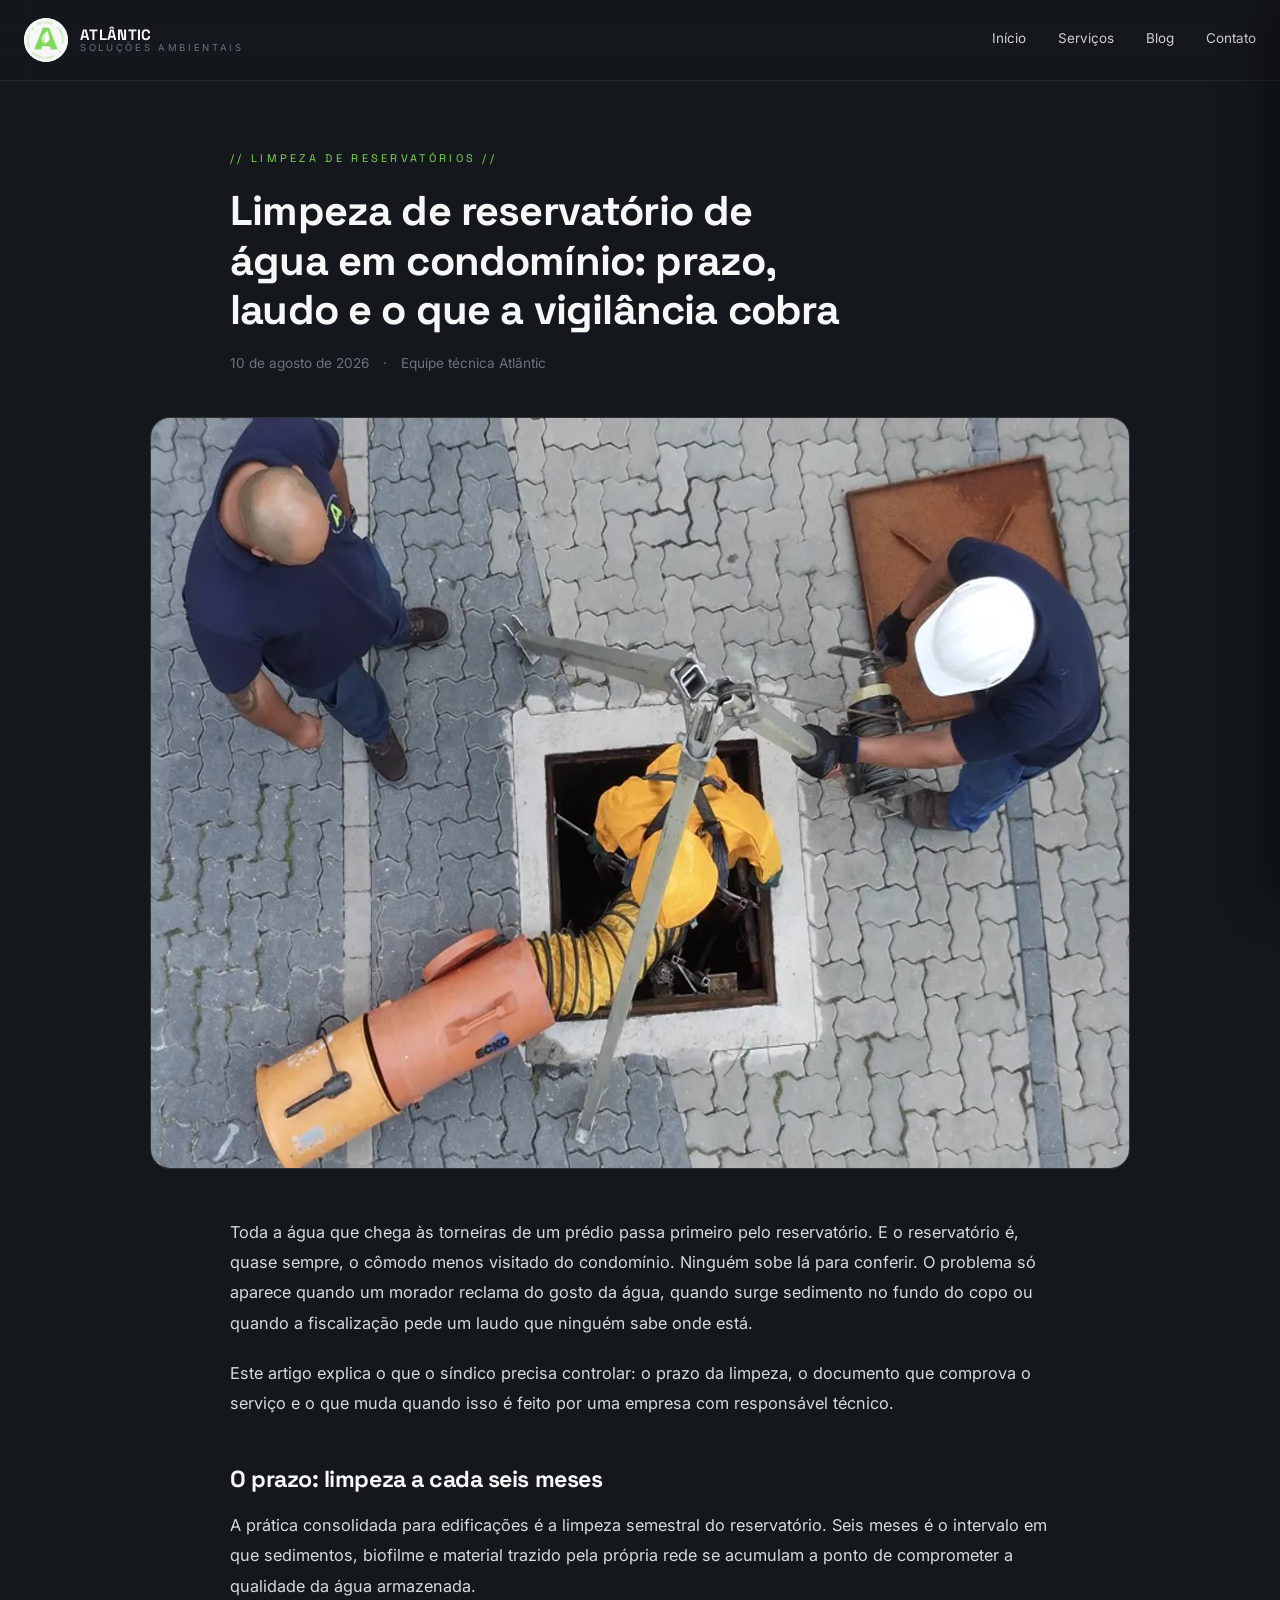
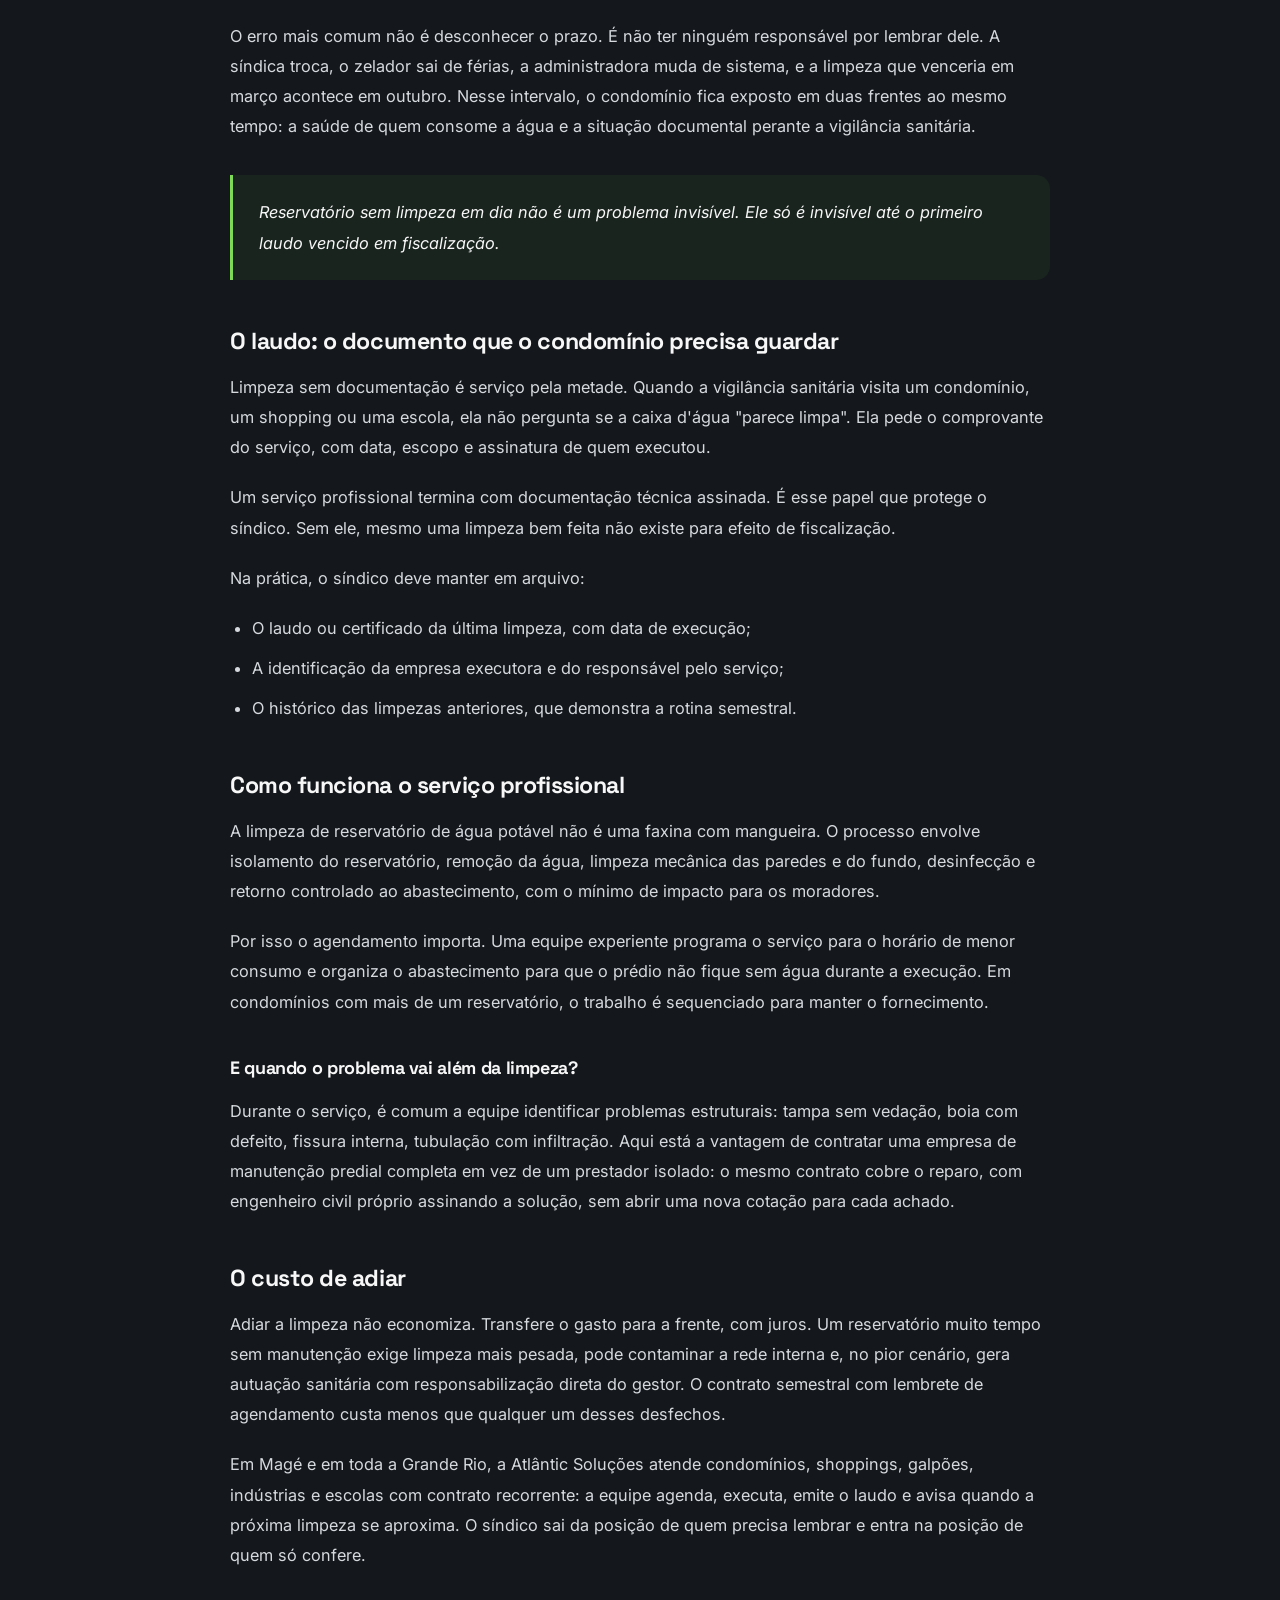
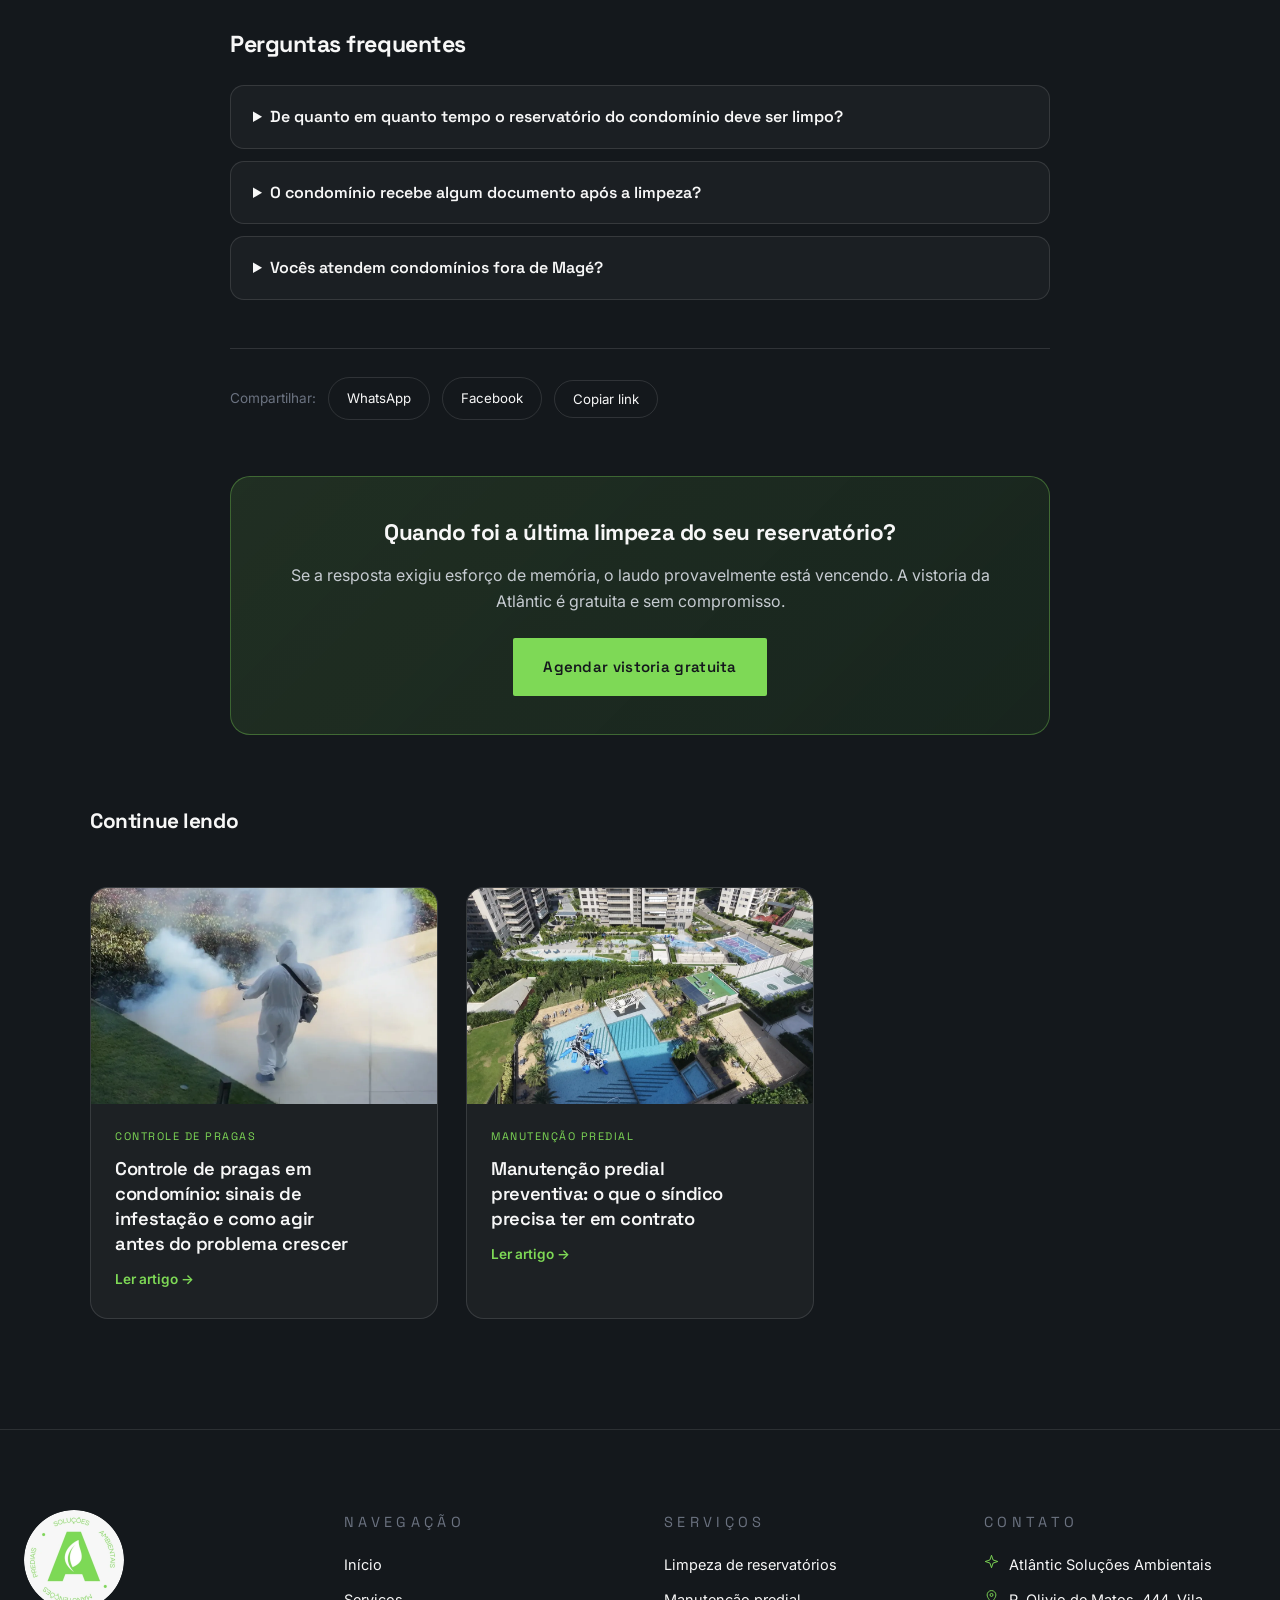
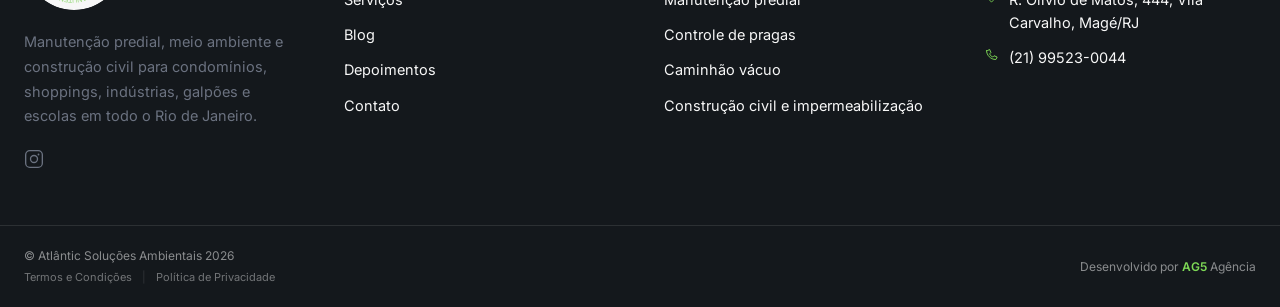
<file: blog/limpeza-de-reservatorios.html>
<!DOCTYPE html>
<html lang="pt-BR">
<head>
<meta charset="utf-8" />
<meta name="viewport" content="width=device-width, initial-scale=1" />
<title>Limpeza de Reservatório de Água em Condomínio: Prazo e Laudo | Atlântic Soluções</title>
<meta name="description" content="A cada quanto tempo limpar a caixa d'água do condomínio, qual laudo a vigilância sanitária cobra e como funciona o serviço profissional em Magé e Grande Rio." />
<link rel="canonical" href="https://atlanticsolucoes.com.br/blog/limpeza-de-reservatorios" />
<meta name="robots" content="index, follow, max-image-preview:large, max-snippet:-1" />
<meta name="author" content="Atlântic Soluções Ambientais" />
<meta name="keywords" content="limpeza de reservatório, limpeza de caixa d'água condomínio, laudo de limpeza de reservatório, vigilância sanitária, Magé, Rio de Janeiro" />

<!-- Geo tags -->
<meta name="geo.region" content="BR-RJ" />
<meta name="geo.placename" content="Magé, Rio de Janeiro" />
<meta name="geo.position" content="-22.6117938;-43.1829808" />
<meta name="ICBM" content="-22.6117938, -43.1829808" />

<!-- Open Graph -->
<meta property="og:type" content="article" />
<meta property="og:title" content="Limpeza de reservatório de água em condomínio: prazo, laudo e o que a vigilância cobra" />
<meta property="og:description" content="A cada quanto tempo limpar, qual documento guardar e o que acontece quando o laudo vence. Guia direto para síndicos e gestores." />
<meta property="og:image" content="https://atlanticsolucoes.com.br/assets/blog-cover-limpeza-de-reservatorios.webp" />
<meta property="og:url" content="https://atlanticsolucoes.com.br/blog/limpeza-de-reservatorios" />
<meta property="og:locale" content="pt_BR" />
<meta property="og:site_name" content="Atlântic Soluções Ambientais" />
<meta property="article:published_time" content="2026-08-10" />
<meta property="article:modified_time" content="2026-08-10" />
<meta property="article:section" content="Limpeza de reservatórios" />

<!-- Twitter Card -->
<meta name="twitter:card" content="summary_large_image" />
<meta name="twitter:title" content="Limpeza de reservatório de água em condomínio: prazo, laudo e o que a vigilância cobra" />
<meta name="twitter:description" content="A cada quanto tempo limpar, qual documento guardar e o que acontece quando o laudo vence." />
<meta name="twitter:image" content="https://atlanticsolucoes.com.br/assets/blog-cover-limpeza-de-reservatorios.webp" />

<link rel="icon" href="/assets/favicon-atlantic-solution.webp" />
<link rel="preconnect" href="https://fonts.googleapis.com" />
<link rel="preconnect" href="https://fonts.gstatic.com" crossorigin />
<link href="https://fonts.googleapis.com/css2?family=Space+Grotesk:wght@400;500;600;700&family=Inter:wght@300;400;500;600&display=swap" rel="stylesheet" />
<link rel="stylesheet" href="/style.css" />
<link rel="stylesheet" href="/cookie-banner.css" />

<script type="application/ld+json">
{
  "@context": "https://schema.org",
  "@graph": [
    {
      "@type": "BlogPosting",
      "@id": "https://atlanticsolucoes.com.br/blog/limpeza-de-reservatorios#artigo",
      "headline": "Limpeza de reservatório de água em condomínio: prazo, laudo e o que a vigilância cobra",
      "description": "A cada quanto tempo limpar a caixa d'água do condomínio, qual laudo a vigilância sanitária cobra e como funciona o serviço profissional em Magé e Grande Rio.",
      "inLanguage": "pt-BR",
      "image": "https://atlanticsolucoes.com.br/assets/blog-cover-limpeza-de-reservatorios.webp",
      "datePublished": "2026-08-10",
      "dateModified": "2026-08-10",
      "wordCount": 1050,
      "keywords": "limpeza de reservatório, caixa d'água, laudo, vigilância sanitária, condomínio, Magé, Rio de Janeiro",
      "articleSection": "Limpeza de reservatórios",
      "author": { "@type": "Organization", "name": "Atlântic Soluções Ambientais", "url": "https://atlanticsolucoes.com.br/" },
      "publisher": {
        "@type": "Organization",
        "name": "Atlântic Soluções Ambientais",
        "logo": { "@type": "ImageObject", "url": "https://atlanticsolucoes.com.br/assets/logo-atlantic-solution-desktop.webp" }
      },
      "mainEntityOfPage": "https://atlanticsolucoes.com.br/blog/limpeza-de-reservatorios",
      "about": {
        "@type": "Service",
        "name": "Limpeza de reservatórios de água potável",
        "provider": { "@id": "https://atlanticsolucoes.com.br/#negocio" },
        "areaServed": [
          { "@type": "City", "name": "Magé" },
          { "@type": "Place", "name": "Grande Rio de Janeiro" },
          { "@type": "State", "name": "Rio de Janeiro" }
        ]
      }
    },
    {
      "@type": "BreadcrumbList",
      "itemListElement": [
        { "@type": "ListItem", "position": 1, "name": "Início", "item": "https://atlanticsolucoes.com.br/" },
        { "@type": "ListItem", "position": 2, "name": "Blog", "item": "https://atlanticsolucoes.com.br/blog/" },
        { "@type": "ListItem", "position": 3, "name": "Limpeza de reservatório de água em condomínio", "item": "https://atlanticsolucoes.com.br/blog/limpeza-de-reservatorios" }
      ]
    },
    {
      "@type": "FAQPage",
      "mainEntity": [
        {
          "@type": "Question",
          "name": "De quanto em quanto tempo o reservatório do condomínio deve ser limpo?",
          "acceptedAnswer": { "@type": "Answer", "text": "A recomendação padrão para edificações é a limpeza a cada seis meses. A Atlântic Soluções trabalha com contrato semestral e lembrete de agendamento, para o condomínio nunca ficar com laudo vencido. Fale com a equipe para montar o calendário do seu prédio." }
        },
        {
          "@type": "Question",
          "name": "O condomínio recebe algum documento após a limpeza?",
          "acceptedAnswer": { "@type": "Answer", "text": "Sim. O serviço profissional termina com documentação técnica assinada, no padrão exigido pela vigilância sanitária. É esse documento que o síndico apresenta em fiscalização. A Atlântic entrega o laudo junto com o serviço, sem custo separado." }
        },
        {
          "@type": "Question",
          "name": "Vocês atendem condomínios fora de Magé?",
          "acceptedAnswer": { "@type": "Answer", "text": "Sim. A sede fica em Vila Carvalho, Magé, e o atendimento cobre todo o estado do Rio de Janeiro, incluindo Barra da Tijuca, Recreio e Jacarepaguá. Agende uma vistoria gratuita com a Atlântic para avaliar o reservatório do seu condomínio." }
        }
      ]
    }
  ]
}
</script>
</head>
<body>

<header class="nav" id="topo">
  <div class="nav__inner">
    <a class="nav__brand" href="/">
      <img src="/assets/logo-atlantic-solution-mobile.webp" alt="Atlântic Soluções Ambientais" width="44" height="44" />
      <span>
        <strong>ATLÂNTIC</strong>
        <em>Soluções Ambientais</em>
      </span>
    </a>
    <nav class="nav__menu" id="navMenu" aria-label="Navegação principal">
      <a href="/">Início</a>
      <a href="/#servicos">Serviços</a>
      <a href="/blog/">Blog</a>
      <a href="/#contato">Contato</a>
    </nav>
    <button class="nav__toggle" type="button" id="navToggle" aria-expanded="false" aria-controls="drawer" aria-label="Abrir menu">
      <span></span><span></span><span></span>
    </button>
  </div>
</header>

<main>
<article class="artigo">
  <div class="wrap">
    <div class="artigo__head">
      <p class="eyebrow eyebrow--accent">// LIMPEZA DE RESERVATÓRIOS //</p>
      <h1>Limpeza de reservatório de água em condomínio: prazo, laudo e o que a vigilância cobra</h1>
      <div class="artigo__meta">
        <time datetime="2026-08-10">10 de agosto de 2026</time>
        <span>·</span>
        <span>Equipe técnica Atlântic</span>
      </div>
    </div>

    <div class="artigo__cover">
      <img src="/assets/blog-cover-limpeza-de-reservatorios.webp" alt="Reservatório de água de condomínio que precisa de limpeza e laudo semestral" width="1200" height="750" />
    </div>

    <div class="artigo__body">
      <p>Toda a água que chega às torneiras de um prédio passa primeiro pelo reservatório. E o reservatório é, quase sempre, o cômodo menos visitado do condomínio. Ninguém sobe lá para conferir. O problema só aparece quando um morador reclama do gosto da água, quando surge sedimento no fundo do copo ou quando a fiscalização pede um laudo que ninguém sabe onde está.</p>

      <p>Este artigo explica o que o síndico precisa controlar: o prazo da limpeza, o documento que comprova o serviço e o que muda quando isso é feito por uma empresa com responsável técnico.</p>

      <h2>O prazo: limpeza a cada seis meses</h2>
      <p>A prática consolidada para edificações é a limpeza semestral do reservatório. Seis meses é o intervalo em que sedimentos, biofilme e material trazido pela própria rede se acumulam a ponto de comprometer a qualidade da água armazenada.</p>

      <p>O erro mais comum não é desconhecer o prazo. É não ter ninguém responsável por lembrar dele. A síndica troca, o zelador sai de férias, a administradora muda de sistema, e a limpeza que venceria em março acontece em outubro. Nesse intervalo, o condomínio fica exposto em duas frentes ao mesmo tempo: a saúde de quem consome a água e a situação documental perante a vigilância sanitária.</p>

      <blockquote>Reservatório sem limpeza em dia não é um problema invisível. Ele só é invisível até o primeiro laudo vencido em fiscalização.</blockquote>

      <h2>O laudo: o documento que o condomínio precisa guardar</h2>
      <p>Limpeza sem documentação é serviço pela metade. Quando a vigilância sanitária visita um condomínio, um shopping ou uma escola, ela não pergunta se a caixa d'água "parece limpa". Ela pede o comprovante do serviço, com data, escopo e assinatura de quem executou.</p>

      <p>Um serviço profissional termina com documentação técnica assinada. É esse papel que protege o síndico. Sem ele, mesmo uma limpeza bem feita não existe para efeito de fiscalização.</p>

      <p>Na prática, o síndico deve manter em arquivo:</p>
      <ul>
        <li>O laudo ou certificado da última limpeza, com data de execução;</li>
        <li>A identificação da empresa executora e do responsável pelo serviço;</li>
        <li>O histórico das limpezas anteriores, que demonstra a rotina semestral.</li>
      </ul>

      <h2>Como funciona o serviço profissional</h2>
      <p>A limpeza de reservatório de água potável não é uma faxina com mangueira. O processo envolve isolamento do reservatório, remoção da água, limpeza mecânica das paredes e do fundo, desinfecção e retorno controlado ao abastecimento, com o mínimo de impacto para os moradores.</p>

      <p>Por isso o agendamento importa. Uma equipe experiente programa o serviço para o horário de menor consumo e organiza o abastecimento para que o prédio não fique sem água durante a execução. Em condomínios com mais de um reservatório, o trabalho é sequenciado para manter o fornecimento.</p>

      <h3>E quando o problema vai além da limpeza?</h3>
      <p>Durante o serviço, é comum a equipe identificar problemas estruturais: tampa sem vedação, boia com defeito, fissura interna, tubulação com infiltração. Aqui está a vantagem de contratar uma empresa de manutenção predial completa em vez de um prestador isolado: o mesmo contrato cobre o reparo, com engenheiro civil próprio assinando a solução, sem abrir uma nova cotação para cada achado.</p>

      <h2>O custo de adiar</h2>
      <p>Adiar a limpeza não economiza. Transfere o gasto para a frente, com juros. Um reservatório muito tempo sem manutenção exige limpeza mais pesada, pode contaminar a rede interna e, no pior cenário, gera autuação sanitária com responsabilização direta do gestor. O contrato semestral com lembrete de agendamento custa menos que qualquer um desses desfechos.</p>

      <p>Em Magé e em toda a Grande Rio, a Atlântic Soluções atende condomínios, shoppings, galpões, indústrias e escolas com contrato recorrente: a equipe agenda, executa, emite o laudo e avisa quando a próxima limpeza se aproxima. O síndico sai da posição de quem precisa lembrar e entra na posição de quem só confere.</p>
    </div>

    <section class="artigo__faq">
      <h2>Perguntas frequentes</h2>
      <details>
        <summary>De quanto em quanto tempo o reservatório do condomínio deve ser limpo?</summary>
        <p>A recomendação padrão para edificações é a limpeza a cada seis meses. A Atlântic Soluções trabalha com contrato semestral e lembrete de agendamento, para o condomínio nunca ficar com laudo vencido. Fale com a equipe para montar o calendário do seu prédio.</p>
      </details>
      <details>
        <summary>O condomínio recebe algum documento após a limpeza?</summary>
        <p>Sim. O serviço profissional termina com documentação técnica assinada, no padrão exigido pela vigilância sanitária. É esse documento que o síndico apresenta em fiscalização. A Atlântic entrega o laudo junto com o serviço, sem custo separado.</p>
      </details>
      <details>
        <summary>Vocês atendem condomínios fora de Magé?</summary>
        <p>Sim. A sede fica em Vila Carvalho, Magé, e o atendimento cobre todo o estado do Rio de Janeiro, incluindo Barra da Tijuca, Recreio e Jacarepaguá. Agende uma vistoria gratuita com a Atlântic para avaliar o reservatório do seu condomínio.</p>
      </details>
    </section>

    <div class="artigo__share">
      <span>Compartilhar:</span>
      <a href="https://wa.me/?text=Limpeza%20de%20reservat%C3%B3rio%20de%20%C3%A1gua%20em%20condom%C3%ADnio%3A%20prazo%2C%20laudo%20e%20o%20que%20a%20vigil%C3%A2ncia%20cobra%20https%3A%2F%2Fatlanticsolucoes.com.br%2Fblog%2Flimpeza-de-reservatorios" target="_blank" rel="noopener noreferrer">WhatsApp</a>
      <a href="https://www.facebook.com/sharer/sharer.php?u=https%3A%2F%2Fatlanticsolucoes.com.br%2Fblog%2Flimpeza-de-reservatorios" target="_blank" rel="noopener noreferrer">Facebook</a>
      <button type="button" data-copy-url="https://atlanticsolucoes.com.br/blog/limpeza-de-reservatorios" onclick="navigator.clipboard.writeText(this.dataset.copyUrl).then(()=>{this.textContent='Link copiado!';setTimeout(()=>{this.textContent='Copiar link'},2000)})">Copiar link</button>
    </div>

    <div class="artigo__cta">
      <h2>Quando foi a última limpeza do seu reservatório?</h2>
      <p>Se a resposta exigiu esforço de memória, o laudo provavelmente está vencendo. A vistoria da Atlântic é gratuita e sem compromisso.</p>
      <a class="btn btn--accent" href="https://wa.me/5521995230044?text=Ol%C3%A1%2C%20vim%20atrav%C3%A9s%20do%20blog%20e%20gostaria%20de%20agendar%20uma%20vistoria%20gratuita%20para%20limpeza%20de%20reservat%C3%B3rio." target="_blank" rel="noopener noreferrer">Agendar vistoria gratuita</a>
    </div>

    <section class="artigo__rel">
      <h2>Continue lendo</h2>
      <div class="bloggrid">
        <a class="bpost" href="/blog/controle-de-pragas">
          <div class="bpost__media">
            <img src="/assets/blog-cover-controle-de-pragas.webp" alt="Controle de pragas em condomínio" loading="lazy" width="1200" height="750" />
          </div>
          <div class="bpost__body">
            <p class="bpost__tag">Controle de pragas</p>
            <h3 class="bpost__title">Controle de pragas em condomínio: sinais de infestação e como agir antes do problema crescer</h3>
            <span class="bpost__cta">Ler artigo →</span>
          </div>
        </a>
        <a class="bpost" href="/blog/manutencao-predial-preventiva">
          <div class="bpost__media">
            <img src="/assets/blog-cover-manutencao-predial-preventiva.webp" alt="Manutenção predial preventiva em condomínio" loading="lazy" width="1200" height="750" />
          </div>
          <div class="bpost__body">
            <p class="bpost__tag">Manutenção predial</p>
            <h3 class="bpost__title">Manutenção predial preventiva: o que o síndico precisa ter em contrato</h3>
            <span class="bpost__cta">Ler artigo →</span>
          </div>
        </a>
      </div>
    </section>
  </div>
</article>
</main>

<footer class="rodape">
  <div class="wrap rodape__grid">
    <div>
      <img class="rodape__logo" src="/assets/logo-atlantic-solution-desktop.webp" alt="Atlântic Soluções Ambientais, logo" loading="lazy" />
      <p>Manutenção predial, meio ambiente e construção civil para condomínios, shoppings, indústrias, galpões e escolas em todo o Rio de Janeiro.</p>
      <div class="rodape__social">
        <a href="https://www.instagram.com/atlantic_solucoes_/" target="_blank" rel="noopener noreferrer" aria-label="Instagram da Atlântic Soluções">
          <svg width="20" height="20" viewBox="0 0 24 24" fill="none" aria-hidden="true"><rect x="2" y="2" width="20" height="20" rx="5" stroke="currentColor" stroke-width="1.6"/><circle cx="12" cy="12" r="4.2" stroke="currentColor" stroke-width="1.6"/><circle cx="17.4" cy="6.6" r="1.1" fill="currentColor"/></svg>
        </a>
      </div>
    </div>
    <div>
      <p class="eyebrow eyebrow--accent">NAVEGAÇÃO</p>
      <ul class="rodape__list">
        <li><a href="/">Início</a></li>
        <li><a href="/#servicos">Serviços</a></li>
        <li><a href="/blog/">Blog</a></li>
        <li><a href="/#depoimentos">Depoimentos</a></li>
        <li><a href="/#contato">Contato</a></li>
      </ul>
    </div>
    <div>
      <p class="eyebrow eyebrow--accent">SERVIÇOS</p>
      <ul class="rodape__list">
        <li><a href="/#servicos">Limpeza de reservatórios</a></li>
        <li><a href="/#servicos">Manutenção predial</a></li>
        <li><a href="/#servicos">Controle de pragas</a></li>
        <li><a href="/#servicos">Caminhão vácuo</a></li>
        <li><a href="/#servicos">Construção civil e impermeabilização</a></li>
      </ul>
    </div>
    <div>
      <p class="eyebrow eyebrow--accent">CONTATO</p>
      <ul class="rodape__list">
        <li><a href="https://share.google/E86CkFjRVnoMuw2y1" target="_blank" rel="noopener noreferrer"><span aria-hidden="true"><svg viewBox="0 0 24 24" fill="none"><path d="M12 2 14.5 9.5 22 12l-7.5 2.5L12 22l-2.5-7.5L2 12l7.5-2.5L12 2Z" stroke="currentColor" stroke-width="1.5" stroke-linejoin="round"/></svg></span>Atlântic Soluções Ambientais</a></li>
        <li><a href="https://www.google.com/maps/dir//Atlantic+Solu%C3%A7%C3%B5es,+R.+Olivio+de+Matos,+444+-+Vila+Carvalho,+Mag%C3%A9+-+RJ,+25935-730" target="_blank" rel="noopener noreferrer"><span aria-hidden="true"><svg viewBox="0 0 24 24" fill="none"><path d="M12 21s7-6.3 7-11.5A7 7 0 0 0 5 9.5C5 14.7 12 21 12 21Z" stroke="currentColor" stroke-width="1.5"/><circle cx="12" cy="9.5" r="2.4" stroke="currentColor" stroke-width="1.5"/></svg></span>R. Olivio de Matos, 444, Vila Carvalho, Magé/RJ</a></li>
        <li><a href="https://wa.me/5521995230044?text=Ol%C3%A1%2C%20vim%20atrav%C3%A9s%20do%20site%20e%20gostaria%20de%20agendar%20uma%20vistoria%20gratuita." target="_blank" rel="noopener noreferrer"><span aria-hidden="true"><svg viewBox="0 0 24 24" fill="none"><path d="M4 5c0 8.284 6.716 15 15 15l2-4-5-2-2 2c-2.5-1-4-2.5-5-5l2-2-2-5-4 2Z" stroke="currentColor" stroke-width="1.5" stroke-linejoin="round"/></svg></span>(21) 99523-0044</a></li>
      </ul>
    </div>
  </div>
  <div class="wrap creditos">
    <div class="footer-credits-left">
      <p class="footer-copyright">© Atlântic Soluções Ambientais 2026</p>
      <div class="footer-legal-links">
        <a href="/termos-e-condicoes">Termos e Condições</a>
        <span>|</span>
        <a href="/politica-de-privacidade">Política de Privacidade</a>
      </div>
    </div>
    <p class="footer-credits-right">Desenvolvido por <a href="https://www.ag5agencia.com.br" target="_blank" rel="noopener noreferrer">AG5</a> Agência</p>
  </div>
</footer>

<div class="drawer-overlay" id="drawerOverlay"></div>
<aside class="drawer" id="drawer" aria-hidden="true">
  <div class="drawer__head">
    <a class="drawer__brand" href="/">
      <img src="/assets/logo-atlantic-solution-mobile.webp" alt="Atlântic Soluções Ambientais" width="40" height="40" />
      <span>
        <strong>ATLÂNTIC</strong>
        <em>Soluções Ambientais</em>
      </span>
    </a>
    <button class="drawer__close" type="button" id="drawerClose" aria-label="Fechar menu">✕</button>
  </div>
  <nav class="drawer__menu" id="drawerMenu" aria-label="Menu mobile">
    <a href="/">Início</a>
    <a href="/#servicos">Serviços</a>
    <a href="/blog/">Blog</a>
    <a href="/#contato">Contato</a>
  </nav>
</aside>

<!-- WhatsApp Premium Experience -->
<div class="wa-premium-container">
  <div id="wa-message-bubble" class="wa-bubble">
    <button class="wa-close" id="wa-close-btn" aria-label="Fechar balão de mensagem">
      <svg viewBox="0 0 24 24" fill="none" stroke="currentColor" stroke-width="2.5" stroke-linecap="round" width="14" height="14" aria-hidden="true"><path d="M18 6L6 18M6 6l12 12"/></svg>
    </button>
    <div class="wa-content">
      <div class="wa-header">
        <div class="wa-avatar-wrapper">
          <img src="/assets/logo-atlantic-solution-mobile.webp" alt="Atlântic Soluções" class="wa-avatar" width="48" height="48">
        </div>
        <div class="wa-info">
          <span class="wa-name">Atlântic Soluções</span>
        </div>
      </div>
      <div id="wa-typing" class="wa-typing">
        <span></span><span></span><span></span>
      </div>
      <div id="wa-real-message" class="wa-message-text" style="display:none;">
        <p>Olá! 👋 Estamos à disposição para ajudar com manutenção predial, meio ambiente e construção civil. <strong>A vistoria é gratuita.</strong></p>
      </div>
    </div>
  </div>
  <a href="https://wa.me/5521995230044?text=Ol%C3%A1%2C%20vim%20atrav%C3%A9s%20do%20blog%20e%20gostaria%20de%20agendar%20uma%20vistoria%20gratuita." class="wa-float-btn" target="_blank" rel="noopener noreferrer" id="wa-main-btn" aria-label="Fale conosco pelo WhatsApp">
    <svg viewBox="0 0 24 24" fill="currentColor" aria-hidden="true" width="30" height="30">
      <path d="M17.472 14.382c-.297-.149-1.758-.867-2.03-.967-.273-.099-.471-.148-.67.15-.197.297-.767.966-.94 1.164-.173.199-.347.223-.644.075-.297-.15-1.255-.463-2.39-1.475-.883-.788-1.48-1.761-1.653-2.059-.173-.297-.018-.458.13-.606.134-.133.298-.347.446-.52.149-.174.198-.298.298-.497.099-.198.05-.371-.025-.52-.075-.149-.669-1.612-.916-2.207-.242-.579-.487-.5-.669-.51-.173-.008-.371-.01-.57-.01-.198 0-.52.074-.792.372-.272.297-1.04 1.016-1.04 2.479 0 1.462 1.065 2.875 1.213 3.074.149.198 2.096 3.2 5.077 4.487.709.306 1.262.489 1.694.625.712.227 1.36.195 1.871.118.571-.085 1.758-.719 2.006-1.413.248-.694.248-1.289.173-1.413-.074-.124-.272-.198-.57-.347m-5.421 7.403h-.004a9.87 9.87 0 01-5.031-1.378l-.361-.214-3.741.982.998-3.648-.235-.374a9.86 9.86 0 01-1.51-5.26c.001-5.45 4.436-9.884 9.888-9.884 2.64 0 5.122 1.03 6.988 2.898a9.825 9.825 0 012.893 6.994c-.003 5.45-4.437 9.884-9.885 9.884m8.413-18.297A11.815 11.815 0 0012.05 0C5.495 0 .16 5.335.157 11.892c0 2.096.547 4.142 1.588 5.945L.057 24l6.305-1.654a11.882 11.882 0 005.683 1.448h.005c6.554 0 11.89-5.335 11.893-11.893a11.821 11.821 0 00-3.48-8.413z"/>
    </svg>
    <span class="wa-badge" id="wa-notification" aria-hidden="true">1</span>
  </a>
</div>

<script src="/cookie-banner.js" defer></script>
<script src="/script.js" defer></script>
<script src="https://control-blog.ag5agencia.site/r.js" data-c="atlantic" defer></script>
</body>
</html>
</file>
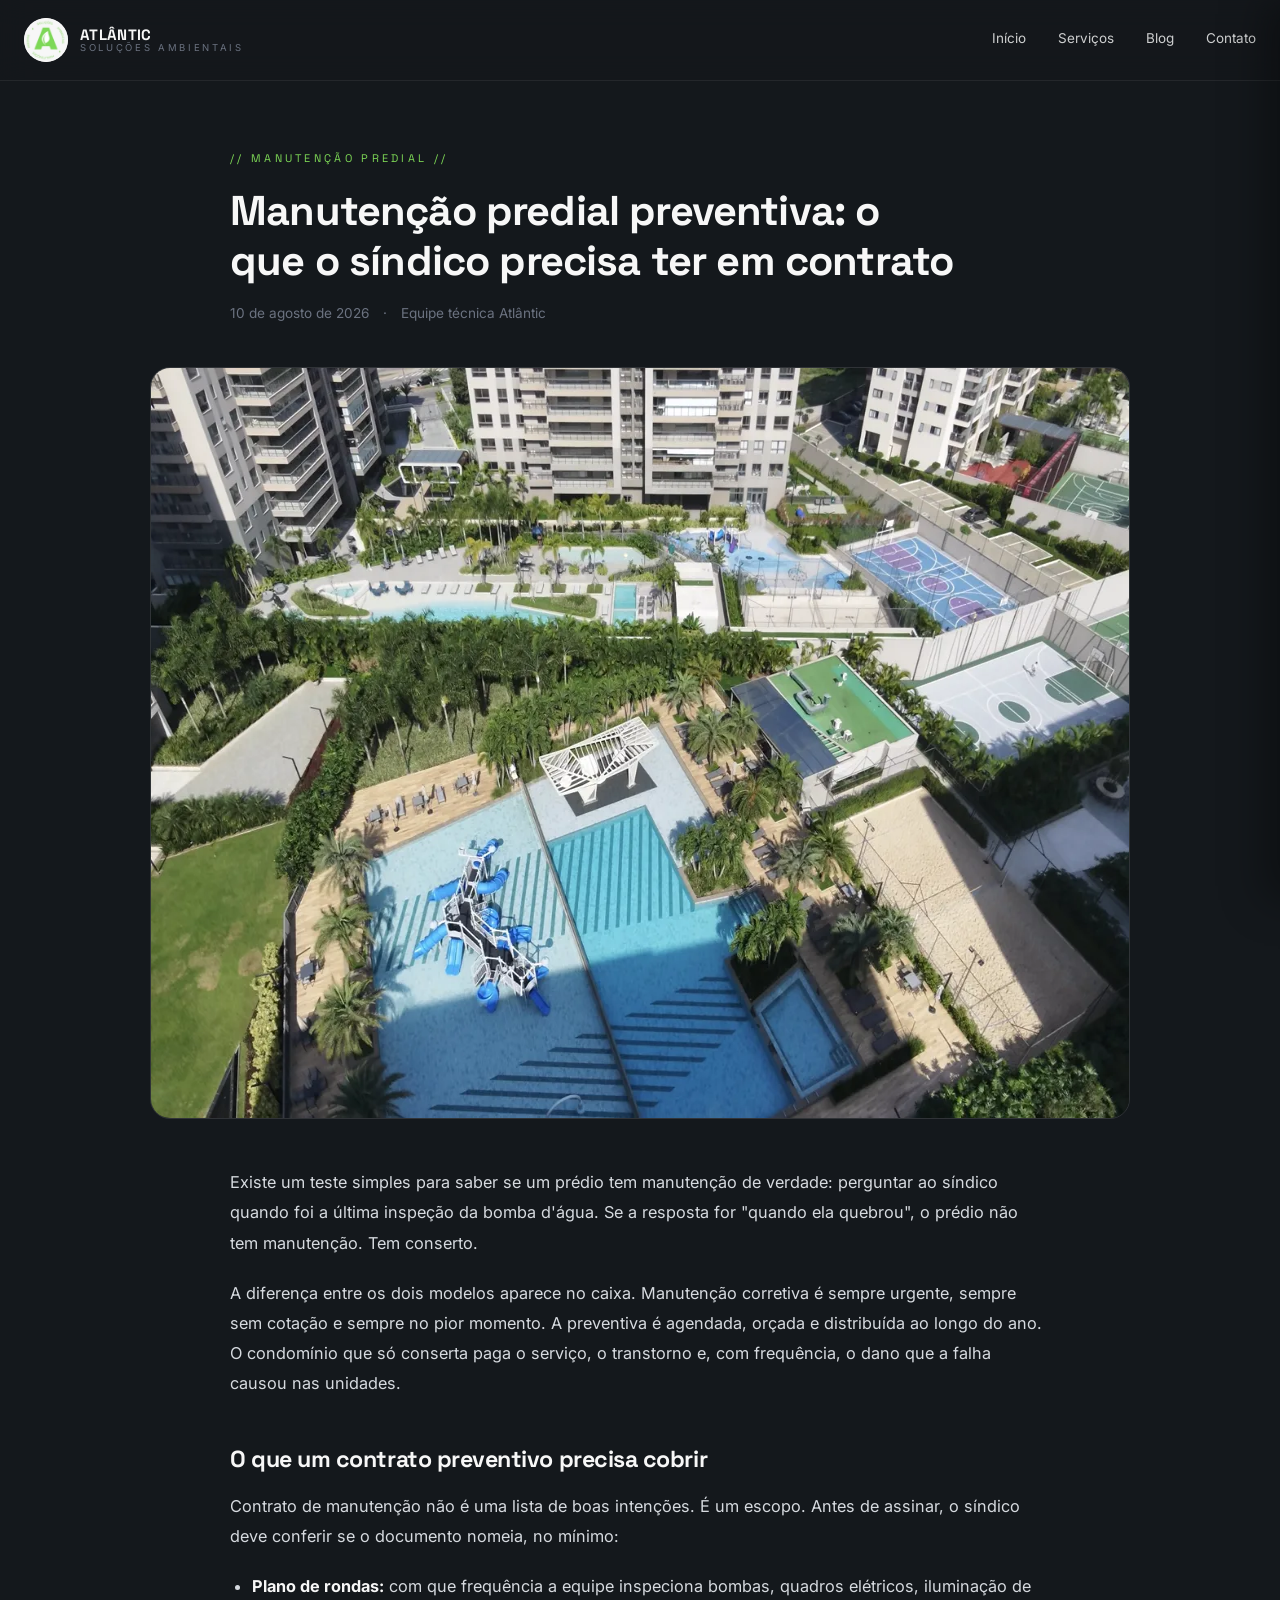
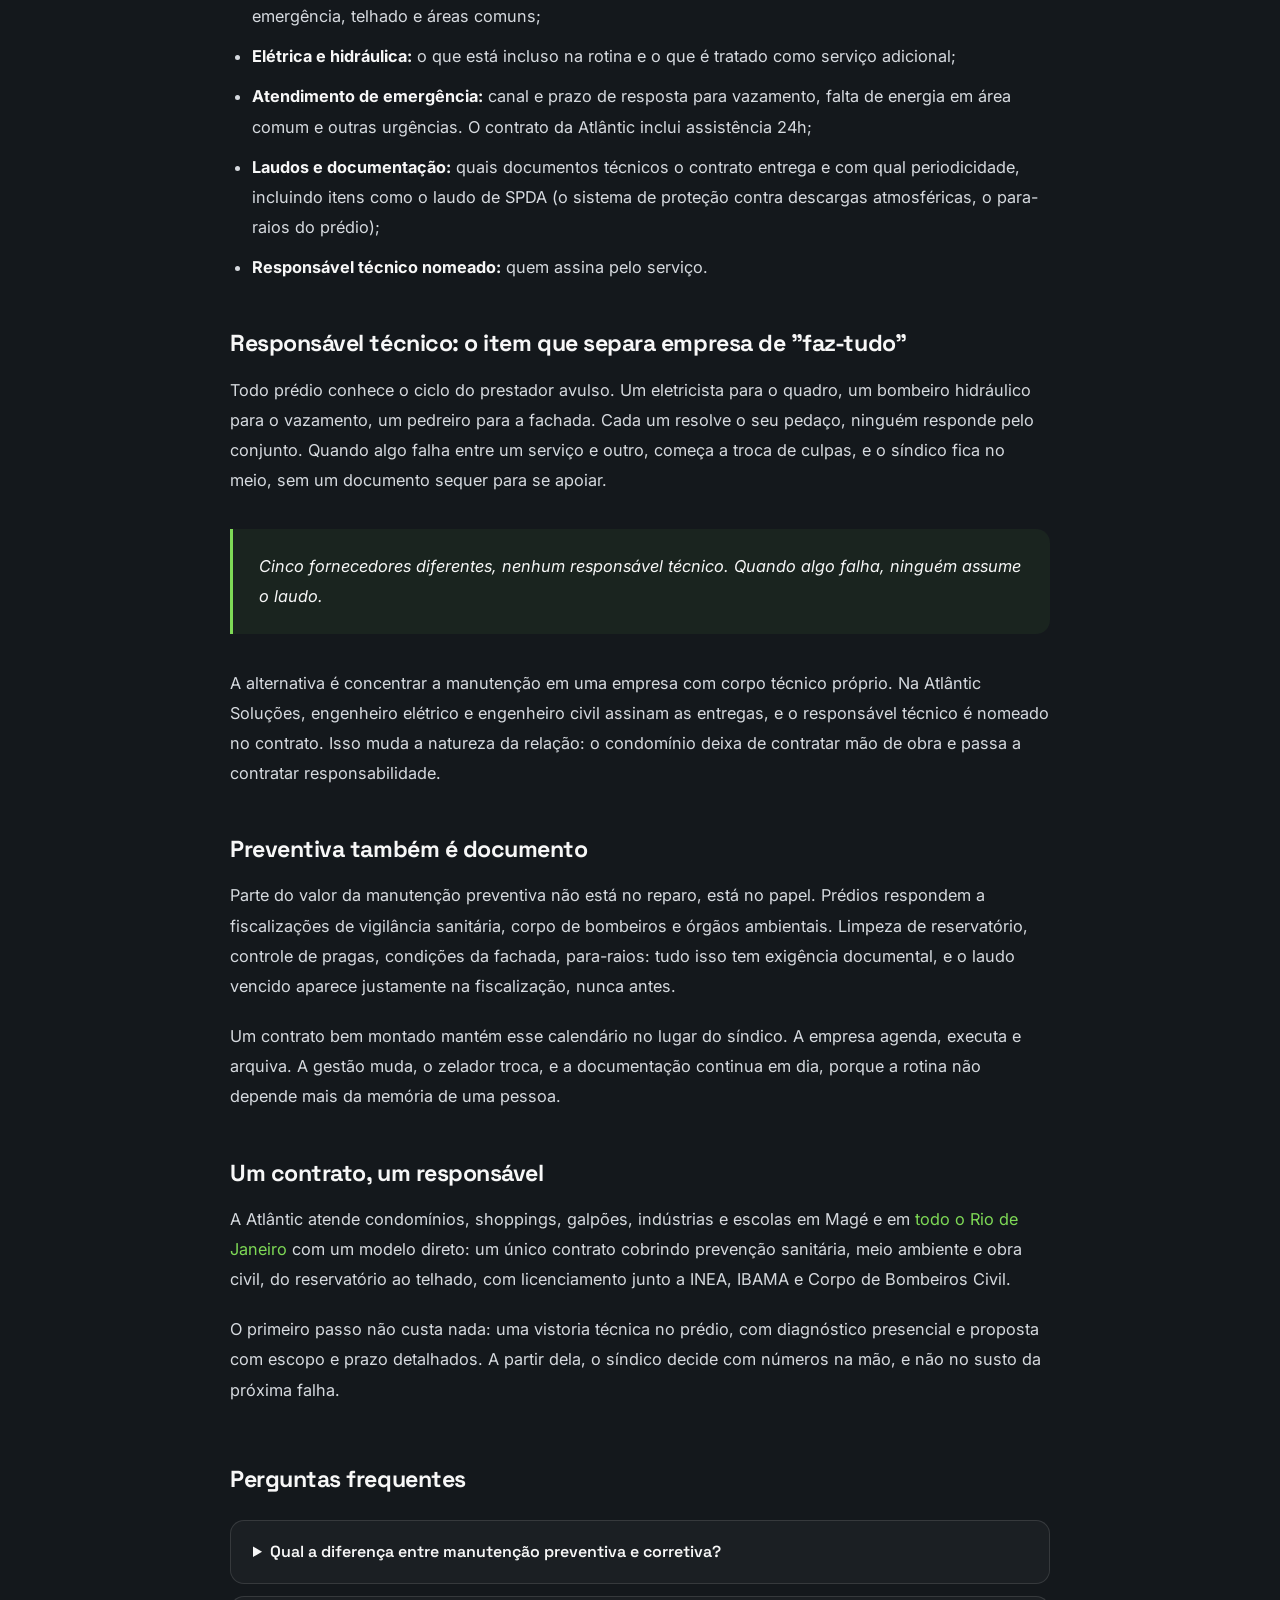
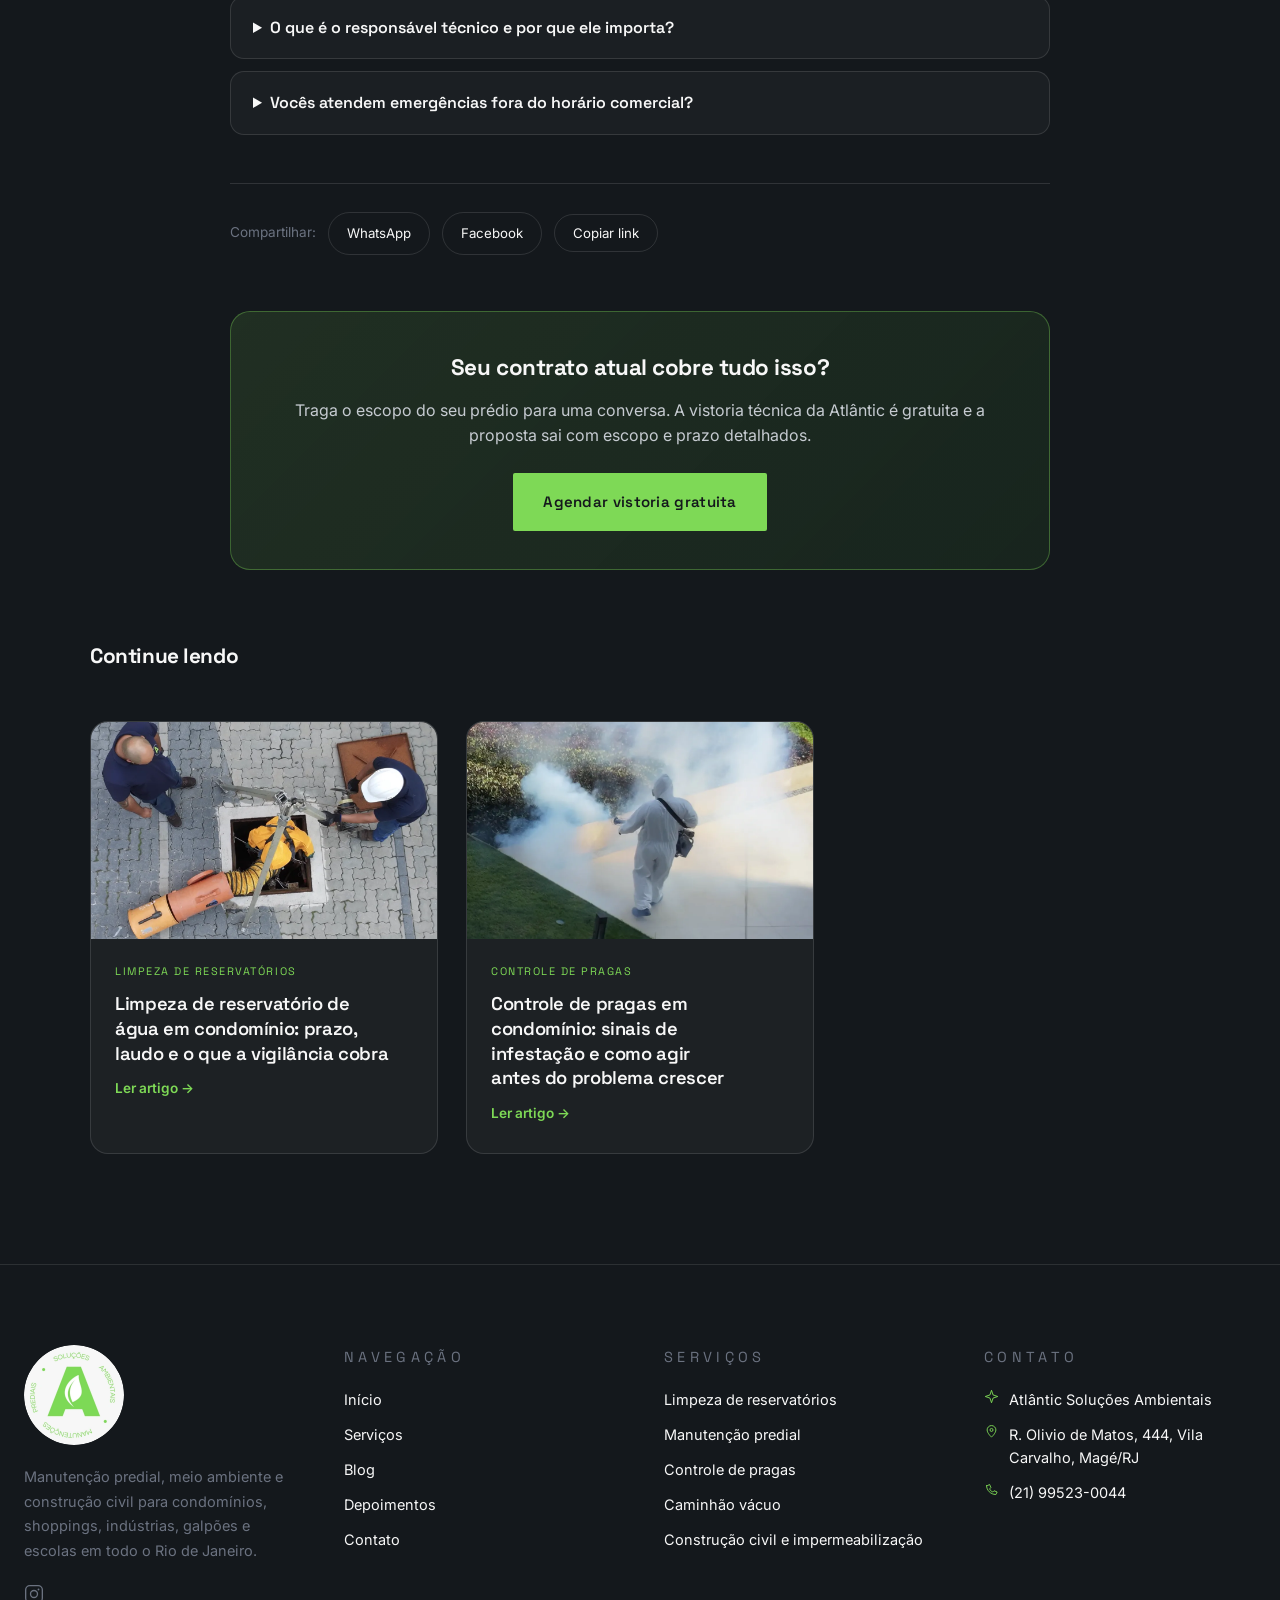
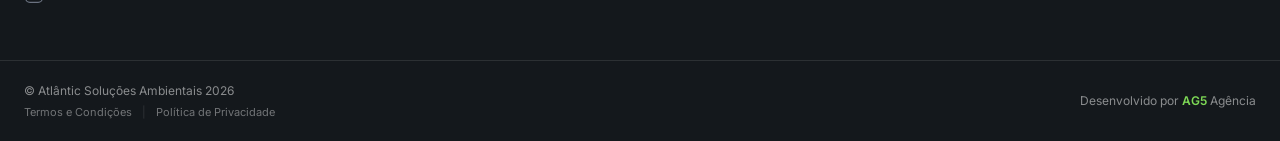
<file: blog/manutencao-predial-preventiva.html>
<!DOCTYPE html>
<html lang="pt-BR">
<head>
<meta charset="utf-8" />
<meta name="viewport" content="width=device-width, initial-scale=1" />
<title>Manutenção Predial Preventiva: O Que Ter em Contrato | Atlântic Soluções</title>
<meta name="description" content="O que um contrato sério de manutenção predial preventiva precisa cobrir: rondas, responsável técnico, atendimento 24h e laudos. Guia para síndicos no Rio de Janeiro." />
<link rel="canonical" href="https://atlanticsolucoes.com.br/blog/manutencao-predial-preventiva" />
<meta name="robots" content="index, follow, max-image-preview:large, max-snippet:-1" />
<meta name="author" content="Atlântic Soluções Ambientais" />
<meta name="keywords" content="manutenção predial preventiva, contrato manutenção predial, síndico, responsável técnico, laudo SPDA, Magé, Rio de Janeiro" />

<!-- Geo tags -->
<meta name="geo.region" content="BR-RJ" />
<meta name="geo.placename" content="Magé, Rio de Janeiro" />
<meta name="geo.position" content="-22.6117938;-43.1829808" />
<meta name="ICBM" content="-22.6117938, -43.1829808" />

<!-- Open Graph -->
<meta property="og:type" content="article" />
<meta property="og:title" content="Manutenção predial preventiva: o que o síndico precisa ter em contrato" />
<meta property="og:description" content="Rondas, responsável técnico nomeado e atendimento 24h. O que separa um contrato de manutenção sério de uma lista de promessas." />
<meta property="og:image" content="https://atlanticsolucoes.com.br/assets/blog-cover-manutencao-predial-preventiva.webp" />
<meta property="og:url" content="https://atlanticsolucoes.com.br/blog/manutencao-predial-preventiva" />
<meta property="og:locale" content="pt_BR" />
<meta property="og:site_name" content="Atlântic Soluções Ambientais" />
<meta property="article:published_time" content="2026-08-10" />
<meta property="article:modified_time" content="2026-08-10" />
<meta property="article:section" content="Manutenção predial" />

<!-- Twitter Card -->
<meta name="twitter:card" content="summary_large_image" />
<meta name="twitter:title" content="Manutenção predial preventiva: o que o síndico precisa ter em contrato" />
<meta name="twitter:description" content="Rondas, responsável técnico nomeado e atendimento 24h. O que separa um contrato sério de uma lista de promessas." />
<meta name="twitter:image" content="https://atlanticsolucoes.com.br/assets/blog-cover-manutencao-predial-preventiva.webp" />

<link rel="icon" href="/assets/favicon-atlantic-solution.webp" />
<link rel="preconnect" href="https://fonts.googleapis.com" />
<link rel="preconnect" href="https://fonts.gstatic.com" crossorigin />
<link href="https://fonts.googleapis.com/css2?family=Space+Grotesk:wght@400;500;600;700&family=Inter:wght@300;400;500;600&display=swap" rel="stylesheet" />
<link rel="stylesheet" href="/style.css" />
<link rel="stylesheet" href="/cookie-banner.css" />

<script type="application/ld+json">
{
  "@context": "https://schema.org",
  "@graph": [
    {
      "@type": "BlogPosting",
      "@id": "https://atlanticsolucoes.com.br/blog/manutencao-predial-preventiva#artigo",
      "headline": "Manutenção predial preventiva: o que o síndico precisa ter em contrato",
      "description": "O que um contrato sério de manutenção predial preventiva precisa cobrir: rondas, responsável técnico, atendimento 24h e laudos. Guia para síndicos no Rio de Janeiro.",
      "inLanguage": "pt-BR",
      "image": "https://atlanticsolucoes.com.br/assets/blog-cover-manutencao-predial-preventiva.webp",
      "datePublished": "2026-08-10",
      "dateModified": "2026-08-10",
      "wordCount": 1000,
      "keywords": "manutenção predial preventiva, contrato, síndico, responsável técnico, laudo SPDA, Magé, Rio de Janeiro",
      "articleSection": "Manutenção predial",
      "author": { "@type": "Organization", "name": "Atlântic Soluções Ambientais", "url": "https://atlanticsolucoes.com.br/" },
      "publisher": {
        "@type": "Organization",
        "name": "Atlântic Soluções Ambientais",
        "logo": { "@type": "ImageObject", "url": "https://atlanticsolucoes.com.br/assets/logo-atlantic-solution-desktop.webp" }
      },
      "mainEntityOfPage": "https://atlanticsolucoes.com.br/blog/manutencao-predial-preventiva",
      "about": {
        "@type": "Service",
        "name": "Manutenção predial",
        "provider": { "@id": "https://atlanticsolucoes.com.br/#negocio" },
        "areaServed": [
          { "@type": "City", "name": "Magé" },
          { "@type": "Place", "name": "Grande Rio de Janeiro" },
          { "@type": "State", "name": "Rio de Janeiro" }
        ]
      }
    },
    {
      "@type": "BreadcrumbList",
      "itemListElement": [
        { "@type": "ListItem", "position": 1, "name": "Início", "item": "https://atlanticsolucoes.com.br/" },
        { "@type": "ListItem", "position": 2, "name": "Blog", "item": "https://atlanticsolucoes.com.br/blog/" },
        { "@type": "ListItem", "position": 3, "name": "Manutenção predial preventiva", "item": "https://atlanticsolucoes.com.br/blog/manutencao-predial-preventiva" }
      ]
    },
    {
      "@type": "FAQPage",
      "mainEntity": [
        {
          "@type": "Question",
          "name": "Qual a diferença entre manutenção preventiva e corretiva?",
          "acceptedAnswer": { "@type": "Answer", "text": "A preventiva segue um plano de rondas e inspeções para encontrar o problema antes da falha. A corretiva age depois que algo quebrou, quase sempre com urgência e custo maior. O contrato da Atlântic Soluções combina as duas: rotina preventiva e atendimento 24h para o imprevisto." }
        },
        {
          "@type": "Question",
          "name": "O que é o responsável técnico e por que ele importa?",
          "acceptedAnswer": { "@type": "Answer", "text": "É o profissional habilitado que responde pelos serviços executados no prédio. Sem ele, laudos e intervenções não têm validade perante fiscalização. A Atlântic trabalha com engenheiros elétrico e civil próprios e nomeia o responsável técnico no contrato. Fale com a equipe para entender o modelo." }
        },
        {
          "@type": "Question",
          "name": "Vocês atendem emergências fora do horário comercial?",
          "acceptedAnswer": { "@type": "Answer", "text": "Sim. O contrato de manutenção da Atlântic inclui assistência 24h para condomínios, shoppings, indústrias, galpões e escolas em todo o Rio de Janeiro. Solicite uma vistoria gratuita para receber uma proposta com escopo detalhado." }
        }
      ]
    }
  ]
}
</script>
</head>
<body>

<header class="nav" id="topo">
  <div class="nav__inner">
    <a class="nav__brand" href="/">
      <img src="/assets/logo-atlantic-solution-mobile.webp" alt="Atlântic Soluções Ambientais" width="44" height="44" />
      <span>
        <strong>ATLÂNTIC</strong>
        <em>Soluções Ambientais</em>
      </span>
    </a>
    <nav class="nav__menu" id="navMenu" aria-label="Navegação principal">
      <a href="/">Início</a>
      <a href="/#servicos">Serviços</a>
      <a href="/blog/">Blog</a>
      <a href="/#contato">Contato</a>
    </nav>
    <button class="nav__toggle" type="button" id="navToggle" aria-expanded="false" aria-controls="drawer" aria-label="Abrir menu">
      <span></span><span></span><span></span>
    </button>
  </div>
</header>

<main>
<article class="artigo">
  <div class="wrap">
    <div class="artigo__head">
      <p class="eyebrow eyebrow--accent">// MANUTENÇÃO PREDIAL //</p>
      <h1>Manutenção predial preventiva: o que o síndico precisa ter em contrato</h1>
      <div class="artigo__meta">
        <time datetime="2026-08-10">10 de agosto de 2026</time>
        <span>·</span>
        <span>Equipe técnica Atlântic</span>
      </div>
    </div>

    <div class="artigo__cover">
      <img src="/assets/blog-cover-manutencao-predial-preventiva.webp" alt="Condomínio de grande porte com piscina e quadras, área comum que exige manutenção predial preventiva constante" width="1200" height="750" />
    </div>

    <div class="artigo__body">
      <p>Existe um teste simples para saber se um prédio tem manutenção de verdade: perguntar ao síndico quando foi a última inspeção da bomba d'água. Se a resposta for "quando ela quebrou", o prédio não tem manutenção. Tem conserto.</p>

      <p>A diferença entre os dois modelos aparece no caixa. Manutenção corretiva é sempre urgente, sempre sem cotação e sempre no pior momento. A preventiva é agendada, orçada e distribuída ao longo do ano. O condomínio que só conserta paga o serviço, o transtorno e, com frequência, o dano que a falha causou nas unidades.</p>

      <h2>O que um contrato preventivo precisa cobrir</h2>
      <p>Contrato de manutenção não é uma lista de boas intenções. É um escopo. Antes de assinar, o síndico deve conferir se o documento nomeia, no mínimo:</p>

      <ul>
        <li><strong>Plano de rondas:</strong> com que frequência a equipe inspeciona bombas, quadros elétricos, iluminação de emergência, telhado e áreas comuns;</li>
        <li><strong>Elétrica e hidráulica:</strong> o que está incluso na rotina e o que é tratado como serviço adicional;</li>
        <li><strong>Atendimento de emergência:</strong> canal e prazo de resposta para vazamento, falta de energia em área comum e outras urgências. O contrato da Atlântic inclui assistência 24h;</li>
        <li><strong>Laudos e documentação:</strong> quais documentos técnicos o contrato entrega e com qual periodicidade, incluindo itens como o laudo de SPDA (o sistema de proteção contra descargas atmosféricas, o para-raios do prédio);</li>
        <li><strong>Responsável técnico nomeado:</strong> quem assina pelo serviço.</li>
      </ul>

      <h2>Responsável técnico: o item que separa empresa de "faz-tudo"</h2>
      <p>Todo prédio conhece o ciclo do prestador avulso. Um eletricista para o quadro, um bombeiro hidráulico para o vazamento, um pedreiro para a fachada. Cada um resolve o seu pedaço, ninguém responde pelo conjunto. Quando algo falha entre um serviço e outro, começa a troca de culpas, e o síndico fica no meio, sem um documento sequer para se apoiar.</p>

      <blockquote>Cinco fornecedores diferentes, nenhum responsável técnico. Quando algo falha, ninguém assume o laudo.</blockquote>

      <p>A alternativa é concentrar a manutenção em uma empresa com corpo técnico próprio. Na Atlântic Soluções, engenheiro elétrico e engenheiro civil assinam as entregas, e o responsável técnico é nomeado no contrato. Isso muda a natureza da relação: o condomínio deixa de contratar mão de obra e passa a contratar responsabilidade.</p>

      <h2>Preventiva também é documento</h2>
      <p>Parte do valor da manutenção preventiva não está no reparo, está no papel. Prédios respondem a fiscalizações de vigilância sanitária, corpo de bombeiros e órgãos ambientais. Limpeza de reservatório, controle de pragas, condições da fachada, para-raios: tudo isso tem exigência documental, e o laudo vencido aparece justamente na fiscalização, nunca antes.</p>

      <p>Um contrato bem montado mantém esse calendário no lugar do síndico. A empresa agenda, executa e arquiva. A gestão muda, o zelador troca, e a documentação continua em dia, porque a rotina não depende mais da memória de uma pessoa.</p>

      <h2>Um contrato, um responsável</h2>
      <p>A Atlântic atende condomínios, shoppings, galpões, indústrias e escolas em Magé e em <a href="/manutencao-predial-rio-de-janeiro">todo o Rio de Janeiro</a> com um modelo direto: um único contrato cobrindo prevenção sanitária, meio ambiente e obra civil, do reservatório ao telhado, com licenciamento junto a INEA, IBAMA e Corpo de Bombeiros Civil.</p>

      <p>O primeiro passo não custa nada: uma vistoria técnica no prédio, com diagnóstico presencial e proposta com escopo e prazo detalhados. A partir dela, o síndico decide com números na mão, e não no susto da próxima falha.</p>
    </div>

    <section class="artigo__faq">
      <h2>Perguntas frequentes</h2>
      <details>
        <summary>Qual a diferença entre manutenção preventiva e corretiva?</summary>
        <p>A preventiva segue um plano de rondas e inspeções para encontrar o problema antes da falha. A corretiva age depois que algo quebrou, quase sempre com urgência e custo maior. O contrato da Atlântic Soluções combina as duas: rotina preventiva e atendimento 24h para o imprevisto.</p>
      </details>
      <details>
        <summary>O que é o responsável técnico e por que ele importa?</summary>
        <p>É o profissional habilitado que responde pelos serviços executados no prédio. Sem ele, laudos e intervenções não têm validade perante fiscalização. A Atlântic trabalha com engenheiros elétrico e civil próprios e nomeia o responsável técnico no contrato. Fale com a equipe para entender o modelo.</p>
      </details>
      <details>
        <summary>Vocês atendem emergências fora do horário comercial?</summary>
        <p>Sim. O contrato de manutenção da Atlântic inclui assistência 24h para condomínios, shoppings, indústrias, galpões e escolas em todo o Rio de Janeiro. Solicite uma vistoria gratuita para receber uma proposta com escopo detalhado.</p>
      </details>
    </section>

    <div class="artigo__share">
      <span>Compartilhar:</span>
      <a href="https://wa.me/?text=Manuten%C3%A7%C3%A3o%20predial%20preventiva%3A%20o%20que%20o%20s%C3%ADndico%20precisa%20ter%20em%20contrato%20https%3A%2F%2Fatlanticsolucoes.com.br%2Fblog%2Fmanutencao-predial-preventiva" target="_blank" rel="noopener noreferrer">WhatsApp</a>
      <a href="https://www.facebook.com/sharer/sharer.php?u=https%3A%2F%2Fatlanticsolucoes.com.br%2Fblog%2Fmanutencao-predial-preventiva" target="_blank" rel="noopener noreferrer">Facebook</a>
      <button type="button" data-copy-url="https://atlanticsolucoes.com.br/blog/manutencao-predial-preventiva" onclick="navigator.clipboard.writeText(this.dataset.copyUrl).then(()=>{this.textContent='Link copiado!';setTimeout(()=>{this.textContent='Copiar link'},2000)})">Copiar link</button>
    </div>

    <div class="artigo__cta">
      <h2>Seu contrato atual cobre tudo isso?</h2>
      <p>Traga o escopo do seu prédio para uma conversa. A vistoria técnica da Atlântic é gratuita e a proposta sai com escopo e prazo detalhados.</p>
      <a class="btn btn--accent" href="https://wa.me/5521995230044?text=Ol%C3%A1%2C%20vim%20atrav%C3%A9s%20do%20blog%20e%20gostaria%20de%20uma%20vistoria%20gratuita%20de%20manuten%C3%A7%C3%A3o%20predial." target="_blank" rel="noopener noreferrer">Agendar vistoria gratuita</a>
    </div>

    <section class="artigo__rel">
      <h2>Continue lendo</h2>
      <div class="bloggrid">
        <a class="bpost" href="/blog/limpeza-de-reservatorios">
          <div class="bpost__media">
            <img src="/assets/blog-cover-limpeza-de-reservatorios.webp" alt="Limpeza de reservatório de água em condomínio" loading="lazy" width="1200" height="750" />
          </div>
          <div class="bpost__body">
            <p class="bpost__tag">Limpeza de reservatórios</p>
            <h3 class="bpost__title">Limpeza de reservatório de água em condomínio: prazo, laudo e o que a vigilância cobra</h3>
            <span class="bpost__cta">Ler artigo →</span>
          </div>
        </a>
        <a class="bpost" href="/blog/controle-de-pragas">
          <div class="bpost__media">
            <img src="/assets/blog-cover-controle-de-pragas.webp" alt="Controle de pragas em condomínio" loading="lazy" width="1200" height="750" />
          </div>
          <div class="bpost__body">
            <p class="bpost__tag">Controle de pragas</p>
            <h3 class="bpost__title">Controle de pragas em condomínio: sinais de infestação e como agir antes do problema crescer</h3>
            <span class="bpost__cta">Ler artigo →</span>
          </div>
        </a>
      </div>
    </section>
  </div>
</article>
</main>

<footer class="rodape">
  <div class="wrap rodape__grid">
    <div>
      <img class="rodape__logo" src="/assets/logo-atlantic-solution-desktop.webp" alt="Atlântic Soluções Ambientais, logo" loading="lazy" />
      <p>Manutenção predial, meio ambiente e construção civil para condomínios, shoppings, indústrias, galpões e escolas em todo o Rio de Janeiro.</p>
      <div class="rodape__social">
        <a href="https://www.instagram.com/atlantic_solucoes_/" target="_blank" rel="noopener noreferrer" aria-label="Instagram da Atlântic Soluções">
          <svg width="20" height="20" viewBox="0 0 24 24" fill="none" aria-hidden="true"><rect x="2" y="2" width="20" height="20" rx="5" stroke="currentColor" stroke-width="1.6"/><circle cx="12" cy="12" r="4.2" stroke="currentColor" stroke-width="1.6"/><circle cx="17.4" cy="6.6" r="1.1" fill="currentColor"/></svg>
        </a>
      </div>
    </div>
    <div>
      <p class="eyebrow eyebrow--accent">NAVEGAÇÃO</p>
      <ul class="rodape__list">
        <li><a href="/">Início</a></li>
        <li><a href="/#servicos">Serviços</a></li>
        <li><a href="/blog/">Blog</a></li>
        <li><a href="/#depoimentos">Depoimentos</a></li>
        <li><a href="/#contato">Contato</a></li>
      </ul>
    </div>
    <div>
      <p class="eyebrow eyebrow--accent">SERVIÇOS</p>
      <ul class="rodape__list">
        <li><a href="/#servicos">Limpeza de reservatórios</a></li>
        <li><a href="/#servicos">Manutenção predial</a></li>
        <li><a href="/#servicos">Controle de pragas</a></li>
        <li><a href="/#servicos">Caminhão vácuo</a></li>
        <li><a href="/#servicos">Construção civil e impermeabilização</a></li>
      </ul>
    </div>
    <div>
      <p class="eyebrow eyebrow--accent">CONTATO</p>
      <ul class="rodape__list">
        <li><a href="https://share.google/E86CkFjRVnoMuw2y1" target="_blank" rel="noopener noreferrer"><span aria-hidden="true"><svg viewBox="0 0 24 24" fill="none"><path d="M12 2 14.5 9.5 22 12l-7.5 2.5L12 22l-2.5-7.5L2 12l7.5-2.5L12 2Z" stroke="currentColor" stroke-width="1.5" stroke-linejoin="round"/></svg></span>Atlântic Soluções Ambientais</a></li>
        <li><a href="https://www.google.com/maps/dir//Atlantic+Solu%C3%A7%C3%B5es,+R.+Olivio+de+Matos,+444+-+Vila+Carvalho,+Mag%C3%A9+-+RJ,+25935-730" target="_blank" rel="noopener noreferrer"><span aria-hidden="true"><svg viewBox="0 0 24 24" fill="none"><path d="M12 21s7-6.3 7-11.5A7 7 0 0 0 5 9.5C5 14.7 12 21 12 21Z" stroke="currentColor" stroke-width="1.5"/><circle cx="12" cy="9.5" r="2.4" stroke="currentColor" stroke-width="1.5"/></svg></span>R. Olivio de Matos, 444, Vila Carvalho, Magé/RJ</a></li>
        <li><a href="https://wa.me/5521995230044?text=Ol%C3%A1%2C%20vim%20atrav%C3%A9s%20do%20site%20e%20gostaria%20de%20agendar%20uma%20vistoria%20gratuita." target="_blank" rel="noopener noreferrer"><span aria-hidden="true"><svg viewBox="0 0 24 24" fill="none"><path d="M4 5c0 8.284 6.716 15 15 15l2-4-5-2-2 2c-2.5-1-4-2.5-5-5l2-2-2-5-4 2Z" stroke="currentColor" stroke-width="1.5" stroke-linejoin="round"/></svg></span>(21) 99523-0044</a></li>
      </ul>
    </div>
  </div>
  <div class="wrap creditos">
    <div class="footer-credits-left">
      <p class="footer-copyright">© Atlântic Soluções Ambientais 2026</p>
      <div class="footer-legal-links">
        <a href="/termos-e-condicoes">Termos e Condições</a>
        <span>|</span>
        <a href="/politica-de-privacidade">Política de Privacidade</a>
      </div>
    </div>
    <p class="footer-credits-right">Desenvolvido por <a href="https://www.ag5agencia.com.br" target="_blank" rel="noopener noreferrer">AG5</a> Agência</p>
  </div>
</footer>

<div class="drawer-overlay" id="drawerOverlay"></div>
<aside class="drawer" id="drawer" aria-hidden="true">
  <div class="drawer__head">
    <a class="drawer__brand" href="/">
      <img src="/assets/logo-atlantic-solution-mobile.webp" alt="Atlântic Soluções Ambientais" width="40" height="40" />
      <span>
        <strong>ATLÂNTIC</strong>
        <em>Soluções Ambientais</em>
      </span>
    </a>
    <button class="drawer__close" type="button" id="drawerClose" aria-label="Fechar menu">✕</button>
  </div>
  <nav class="drawer__menu" id="drawerMenu" aria-label="Menu mobile">
    <a href="/">Início</a>
    <a href="/#servicos">Serviços</a>
    <a href="/blog/">Blog</a>
    <a href="/#contato">Contato</a>
  </nav>
</aside>

<!-- WhatsApp Premium Experience -->
<div class="wa-premium-container">
  <div id="wa-message-bubble" class="wa-bubble">
    <button class="wa-close" id="wa-close-btn" aria-label="Fechar balão de mensagem">
      <svg viewBox="0 0 24 24" fill="none" stroke="currentColor" stroke-width="2.5" stroke-linecap="round" width="14" height="14" aria-hidden="true"><path d="M18 6L6 18M6 6l12 12"/></svg>
    </button>
    <div class="wa-content">
      <div class="wa-header">
        <div class="wa-avatar-wrapper">
          <img src="/assets/logo-atlantic-solution-mobile.webp" alt="Atlântic Soluções" class="wa-avatar" width="48" height="48">
        </div>
        <div class="wa-info">
          <span class="wa-name">Atlântic Soluções</span>
        </div>
      </div>
      <div id="wa-typing" class="wa-typing">
        <span></span><span></span><span></span>
      </div>
      <div id="wa-real-message" class="wa-message-text" style="display:none;">
        <p>Olá! 👋 Estamos à disposição para ajudar com manutenção predial, meio ambiente e construção civil. <strong>A vistoria é gratuita.</strong></p>
      </div>
    </div>
  </div>
  <a href="https://wa.me/5521995230044?text=Ol%C3%A1%2C%20vim%20atrav%C3%A9s%20do%20blog%20e%20gostaria%20de%20agendar%20uma%20vistoria%20gratuita." class="wa-float-btn" target="_blank" rel="noopener noreferrer" id="wa-main-btn" aria-label="Fale conosco pelo WhatsApp">
    <svg viewBox="0 0 24 24" fill="currentColor" aria-hidden="true" width="30" height="30">
      <path d="M17.472 14.382c-.297-.149-1.758-.867-2.03-.967-.273-.099-.471-.148-.67.15-.197.297-.767.966-.94 1.164-.173.199-.347.223-.644.075-.297-.15-1.255-.463-2.39-1.475-.883-.788-1.48-1.761-1.653-2.059-.173-.297-.018-.458.13-.606.134-.133.298-.347.446-.52.149-.174.198-.298.298-.497.099-.198.05-.371-.025-.52-.075-.149-.669-1.612-.916-2.207-.242-.579-.487-.5-.669-.51-.173-.008-.371-.01-.57-.01-.198 0-.52.074-.792.372-.272.297-1.04 1.016-1.04 2.479 0 1.462 1.065 2.875 1.213 3.074.149.198 2.096 3.2 5.077 4.487.709.306 1.262.489 1.694.625.712.227 1.36.195 1.871.118.571-.085 1.758-.719 2.006-1.413.248-.694.248-1.289.173-1.413-.074-.124-.272-.198-.57-.347m-5.421 7.403h-.004a9.87 9.87 0 01-5.031-1.378l-.361-.214-3.741.982.998-3.648-.235-.374a9.86 9.86 0 01-1.51-5.26c.001-5.45 4.436-9.884 9.888-9.884 2.64 0 5.122 1.03 6.988 2.898a9.825 9.825 0 012.893 6.994c-.003 5.45-4.437 9.884-9.885 9.884m8.413-18.297A11.815 11.815 0 0012.05 0C5.495 0 .16 5.335.157 11.892c0 2.096.547 4.142 1.588 5.945L.057 24l6.305-1.654a11.882 11.882 0 005.683 1.448h.005c6.554 0 11.89-5.335 11.893-11.893a11.821 11.821 0 00-3.48-8.413z"/>
    </svg>
    <span class="wa-badge" id="wa-notification" aria-hidden="true">1</span>
  </a>
</div>

<script src="/cookie-banner.js" defer></script>
<script src="/script.js" defer></script>
<script src="https://control-blog.ag5agencia.site/r.js" data-c="atlantic" defer></script>
</body>
</html>
</file>
<file: style.css>
/* ===========================================================
   Atlântic Soluções Ambientais — style.css
   Paleta e tipografia definidas no dossiê de marca
   =========================================================== */

:root{
  --accent:#7ED956;
  --accent-hi:#a5e883;
  --graphite:#14181C;
  --off:#F7F7F7;
  --leaf:#1F3D22;
  --tech:#6B7280;
  --line-dark:rgba(247,247,247,.12);
  --line-light:rgba(20,24,28,.14);
  --txt-dark:#C6CBD1;
  --font-display:'Space Grotesk', system-ui, sans-serif;
  --font-body:'Inter', system-ui, -apple-system, sans-serif;
  --wrap:1280px;
  --pad:24px;
  --sec:110px;
}

*,*::before,*::after{box-sizing:border-box}
html{scroll-behavior:smooth}
body.no-scroll{overflow:hidden}
body{
  margin:0;background:var(--graphite);color:var(--off);
  font-family:var(--font-body);font-size:16px;line-height:1.6;
  -webkit-font-smoothing:antialiased;overflow-x:hidden;
}
img{max-width:100%;display:block}
a{color:var(--accent);text-decoration:none;transition:color .25s ease}
a:hover{color:var(--accent-hi)}
h1,h2,h3,h4{font-family:var(--font-display);letter-spacing:-.02em;margin:0;text-wrap:balance}
p{margin:0}

.wrap{max-width:var(--wrap);margin:0 auto;padding-left:var(--pad);padding-right:var(--pad)}

.eyebrow{font-family:var(--font-display);font-size:11px;letter-spacing:.3em;margin:0 0 18px}
.eyebrow--accent{color:var(--accent)}
.eyebrow--leaf{color:var(--leaf)}

.lead{color:var(--tech);font-size:16.5px;line-height:1.75;max-width:46ch}

.btn{
  display:inline-block;font-size:15px;padding:17px 30px;border:0;border-radius:2px;cursor:pointer;
  font-family:var(--font-body);letter-spacing:.02em;
  transition:background-color .25s ease,border-color .25s ease,transform .25s ease;
}
.btn--accent{background:var(--accent);color:var(--graphite);font-weight:600;font-family:var(--font-display)}
.btn--accent:hover{background:var(--accent-hi);color:var(--graphite);transform:translateY(-2px)}
.btn--ghost{border:1px solid rgba(247,247,247,.28);color:var(--off);background:transparent}
.btn--ghost:hover{border-color:var(--accent);color:var(--off);transform:translateY(-2px)}
.btn--sm{padding:12px 20px;font-size:13.5px}
.btn--full{width:100%;padding:17px;font-size:16px}

.link-underline{
  display:inline-flex;align-items:center;gap:10px;font-family:var(--font-display);font-weight:600;
  font-size:15px;color:var(--leaf);border-bottom:2px solid var(--accent);padding-bottom:6px;
  transition:gap .25s ease;
}
.link-underline:hover{color:var(--leaf);gap:16px}
.link-underline--light{color:var(--off);border-bottom:1px solid var(--accent);font-weight:400}
.link-underline--light:hover{color:var(--accent)}
.muted{color:var(--tech)}

.btn--premium{
  position:relative;isolation:isolate;
  display:inline-flex;align-items:center;gap:12px;
  background:linear-gradient(135deg,var(--accent-hi),var(--accent) 60%);
  color:var(--leaf);font-family:var(--font-display);font-weight:700;font-size:15.5px;
  padding:18px 34px;border-radius:3px;letter-spacing:.01em;
  box-shadow:0 8px 24px -8px rgba(126,217,86,.55),0 1px 0 rgba(255,255,255,.4) inset;
  transition:transform .35s cubic-bezier(.16,1,.3,1),box-shadow .35s cubic-bezier(.16,1,.3,1);
  animation:btnGlowPulse 2.6s ease-in-out infinite;
}
.btn--premium:hover{
  color:var(--leaf);transform:translateY(-3px);
  box-shadow:0 14px 32px -10px rgba(126,217,86,.65),0 1px 0 rgba(255,255,255,.4) inset;
  animation-play-state:paused;
}
.btn__arrow{display:inline-block;transition:transform .35s cubic-bezier(.16,1,.3,1)}
.btn--premium:hover .btn__arrow{transform:translateX(4px)}

@keyframes btnGlowPulse{
  0%,100%{box-shadow:0 8px 24px -8px rgba(126,217,86,.55),0 1px 0 rgba(255,255,255,.4) inset}
  50%{box-shadow:0 8px 32px -4px rgba(126,217,86,.85),0 1px 0 rgba(255,255,255,.4) inset}
}
@media (prefers-reduced-motion:reduce){
  .btn--premium{animation:none}
}

.btn--premium-soft{animation:btnGlowPulseSoft 3.4s ease-in-out infinite}
@keyframes btnGlowPulseSoft{
  0%,100%{box-shadow:0 8px 24px -8px rgba(126,217,86,.5),0 1px 0 rgba(255,255,255,.4) inset}
  50%{box-shadow:0 8px 26px -6px rgba(126,217,86,.62),0 1px 0 rgba(255,255,255,.4) inset}
}

/* ---------- NAV ---------- */
.nav{
  position:fixed;top:0;left:0;right:0;z-index:90;
  background:rgba(20,24,28,.55);backdrop-filter:blur(14px);-webkit-backdrop-filter:blur(14px);
  border-bottom:1px solid rgba(247,247,247,.07);
  box-shadow:0 1px 0 rgba(0,0,0,0);
  transition:background-color .4s ease,border-color .4s ease,box-shadow .4s ease,padding .4s ease;
}
.nav.is-scrolled{
  background:rgba(15,18,21,.86);border-color:rgba(247,247,247,.1);
  box-shadow:0 12px 32px -18px rgba(0,0,0,.6);
}
.nav__inner{
  max-width:var(--wrap);margin:0 auto;padding:18px var(--pad);
  display:flex;align-items:center;justify-content:space-between;gap:24px;
  transition:padding .4s ease;
}
.nav.is-scrolled .nav__inner{padding:12px var(--pad)}
.nav__brand{display:flex;align-items:center;gap:12px;color:var(--off)}
.nav__brand img{width:44px;height:44px;object-fit:contain;border-radius:50%;background:var(--off);transition:width .4s ease,height .4s ease}
.nav.is-scrolled .nav__brand img{width:36px;height:36px}
.nav__brand span{display:flex;flex-direction:column;line-height:1.1}
.nav__brand strong{font-family:var(--font-display);font-size:15px;letter-spacing:.02em}
.nav__brand em{font-style:normal;font-size:9.5px;letter-spacing:.28em;color:var(--tech);text-transform:uppercase}
.nav__menu{display:flex;align-items:center;gap:32px;font-size:13.5px}
.nav__menu a:not(.btn){position:relative;color:var(--off);opacity:.82;padding-bottom:3px;transition:opacity .25s ease}
.nav__menu a:not(.btn)::after{
  content:'';position:absolute;left:0;bottom:0;width:100%;height:1px;
  background:var(--accent);transform:scaleX(0);transform-origin:right;
  transition:transform .35s cubic-bezier(.16,1,.3,1);
}
.nav__menu a:not(.btn):hover{opacity:1;color:var(--accent)}
.nav__menu a:not(.btn):hover::after{transform:scaleX(1);transform-origin:left}
.nav__menu .btn{opacity:1;transition:transform .3s ease,box-shadow .3s ease}
.nav__menu .btn:hover{transform:translateY(-2px);box-shadow:0 10px 24px -10px rgba(126,217,86,.55)}
.nav__toggle{display:none;flex-direction:column;gap:5px;background:none;border:0;padding:8px;cursor:pointer}
.nav__toggle span{display:block;width:24px;height:2px;background:var(--off);box-shadow:0 0 6px rgba(0,0,0,.5);transition:transform .25s ease,opacity .25s ease}

/* ---------- DRAWER (menu mobile) ---------- */
.drawer-overlay{
  position:fixed;inset:0;background:rgba(10,12,14,.6);backdrop-filter:blur(2px);
  opacity:0;pointer-events:none;transition:opacity .35s ease;z-index:9998;
}
.drawer-overlay.is-open{opacity:1;pointer-events:auto}
.drawer{
  position:fixed;top:0;right:0;height:100dvh;width:min(340px,84vw);
  background:var(--graphite);border-left:1px solid var(--line-dark);
  display:flex;flex-direction:column;z-index:9999;
  transform:translateX(100%);transition:transform .4s cubic-bezier(.16,1,.3,1);
  box-shadow:-16px 0 40px rgba(0,0,0,.35);
}
.drawer.is-open{transform:translateX(0)}
.drawer__head{display:flex;align-items:center;justify-content:space-between;gap:12px;padding:20px var(--pad);border-bottom:1px solid var(--line-dark)}
.drawer__brand{display:flex;align-items:center;gap:12px;color:var(--off)}
.drawer__brand img{width:40px;height:40px;object-fit:contain;border-radius:50%;background:var(--off)}
.drawer__brand span{display:flex;flex-direction:column;line-height:1.1}
.drawer__brand strong{font-family:var(--font-display);font-size:15px;letter-spacing:.02em}
.drawer__brand em{font-style:normal;font-size:9px;letter-spacing:.26em;color:var(--tech);text-transform:uppercase}
.drawer__close{background:none;border:0;color:var(--off);font-size:22px;line-height:1;padding:8px;cursor:pointer;opacity:.75;transition:opacity .25s ease,transform .25s ease}
.drawer__close:hover{opacity:1;transform:rotate(90deg)}
.drawer__menu{display:flex;flex-direction:column;gap:2px;padding:18px var(--pad) 32px;overflow-y:auto}
.drawer__menu a{
  color:var(--off);opacity:.82;font-size:16.5px;padding:14px 4px;border-bottom:1px solid var(--line-dark);
  transition:opacity .2s ease,color .2s ease,padding-left .2s ease;
}
.drawer__menu a:hover{opacity:1;color:var(--accent);padding-left:10px}
.drawer__menu .btn{margin-top:18px;text-align:center;border-bottom:0}

/* ---------- HERO ---------- */
.hero{
  position:relative;min-height:100vh;display:flex;align-items:center;overflow:hidden;
  background:var(--graphite);
}
.hero__bg{
  position:absolute;inset:0;background-size:cover;background-position:center;
  animation:heroKenBurns 22s ease-in-out infinite alternate;will-change:transform;
}
.hero__bg-video{
  position:absolute;inset:0;width:100%;height:100%;object-fit:cover;
  opacity:0;transition:opacity 1.2s ease;pointer-events:none;
}
.hero__bg-video.is-live{opacity:1}
/* Vídeo no ar: o Ken Burns da imagem para, senão as duas animações brigam. */
.hero.has-video .hero__bg{animation:none}
@keyframes heroKenBurns{
  0%{transform:scale(1.04) translate(0,0)}
  100%{transform:scale(1.12) translate(-1.2%,-1%)}
}
.hero__scrim{position:absolute;inset:0;background:linear-gradient(90deg,rgba(20,24,28,.97) 6%,rgba(20,24,28,.74) 45%,rgba(20,24,28,.22) 100%)}
.hero__scrim--bottom{background:linear-gradient(0deg,var(--graphite) 2%,transparent 45%)}
.hero__inner{position:relative;width:100%;max-width:var(--wrap);margin:0 auto;padding:105px var(--pad) 50px}
.hero__grid{display:block}
.hero__copy{display:grid;grid-template-columns:minmax(0,1.3fr) minmax(0,.77fr);gap:0 56px;align-items:center}
.hero__copy > .eyebrow,
.hero__copy > h1,
.hero__copy > .hero__lead,
.hero__copy > .hero__ctas {grid-column:1}
.hero__copy > .hero__showcase {grid-column:2;grid-row:1 / span 4}
.hero h1{font-weight:700;font-size:clamp(32px,4.4vw,58px);line-height:1.08;letter-spacing:-.02em;margin:0 0 24px;max-width:18ch}
.hero .mark{color:var(--accent)}
.hero__lead{max-width:52ch;color:var(--txt-dark);font-size:17px;line-height:1.65;margin:0 0 34px}
.hero__ctas{display:flex;flex-wrap:wrap;gap:14px}

/* Showcase — moldura premium do vídeo lateral */
.hero__showcase{position:relative}
.hero__frame{
  position:relative;aspect-ratio:4/5;border-radius:14px;overflow:hidden;
  border:1px solid rgba(247,247,247,.16);box-shadow:0 30px 70px -20px rgba(0,0,0,.55),0 0 0 1px rgba(126,217,86,.08);
  background:var(--graphite);
}
.hero__frame::before{
  content:'';position:absolute;inset:0;z-index:2;pointer-events:none;border-radius:inherit;
  box-shadow:inset 0 0 0 1px rgba(247,247,247,.08);
}
.hero__frame-video{position:absolute;inset:0;width:100%;height:100%;object-fit:cover;opacity:0;transition:opacity .9s ease-out}
.hero__frame-video.is-ready{opacity:1}
.hero__frame-scrim{position:absolute;inset:0;background:linear-gradient(0deg,rgba(20,24,28,.92) 0%,rgba(20,24,28,.05) 38%,transparent 60%)}
.hero__frame .player__extras{position:absolute;top:16px;right:16px;z-index:3;opacity:0;pointer-events:none;transition:opacity .3s ease}
.hero__frame:hover .player__extras{opacity:1;pointer-events:auto}
.hero__frame-tag{
  position:absolute;left:18px;right:18px;bottom:16px;z-index:3;
  font-family:var(--font-display);font-size:12.5px;line-height:1.5;color:var(--off);
}
.hero__frame-tag::first-line{color:var(--accent);font-size:10px;letter-spacing:.24em}

/* ---------- CLIENTES (condomínios atendidos) ---------- */
.clientes{background:var(--graphite);padding:36px 0;border-top:1px solid rgba(247,247,247,.08);border-bottom:1px solid rgba(247,247,247,.08)}
.clientes__tag{
  font-family:var(--font-display);font-size:11px;letter-spacing:.24em;color:var(--tech);
  text-align:center;margin-bottom:24px;
}
.clientes__row{display:grid;grid-template-columns:repeat(3,minmax(0,1fr));gap:16px}
.clientes__item{
  margin:0;position:relative;overflow:hidden;border-radius:8px;aspect-ratio:16/9;
  border:1px solid rgba(247,247,247,.1);
  transition:border-color .35s ease,transform .5s cubic-bezier(.16,1,.3,1);
}
.clientes__item:hover{border-color:rgba(126,217,86,.3);transform:translateY(-3px)}
.clientes__item img{
  width:100%;height:100%;object-fit:cover;
  filter:grayscale(.6) brightness(.75);transition:filter .5s ease,transform 1s cubic-bezier(.16,1,.3,1);
}
.clientes__item:hover img{filter:grayscale(0) brightness(.9);transform:scale(1.04)}
.clientes__item::after{
  content:'';position:absolute;inset:0;pointer-events:none;
  background:linear-gradient(0deg,rgba(8,10,12,.85) 0%,rgba(8,10,12,.15) 55%,transparent 80%);
}
.clientes__item figcaption{
  position:absolute;left:16px;bottom:12px;z-index:1;
  font-family:var(--font-display);font-size:13px;font-weight:600;color:var(--off);letter-spacing:-.005em;
}

@media (max-width:768px){
  .clientes__row{grid-template-columns:1fr}
}

/* ---------- PROBLEMA ---------- */
.problema{background:var(--off);color:var(--graphite);padding:var(--sec) 0}
.problema__grid{display:grid;grid-template-columns:minmax(0,.85fr) minmax(0,1.15fr);gap:56px;align-items:center;margin-bottom:20px}
.problema__head{max-width:44ch}
.problema h2{font-weight:700;font-size:clamp(26px,2.6vw,38px);line-height:1.14;margin:0 0 18px}
.problema .lead{margin-bottom:28px;max-width:44ch}

.riskgrid{display:grid;grid-template-columns:1fr;gap:14px}
.risk{
  background:var(--off);border-radius:10px;overflow:hidden;
  border:1px solid var(--line-light);
  box-shadow:0 1px 2px rgba(20,24,28,.04);
  transition:transform .45s cubic-bezier(.16,1,.3,1),box-shadow .45s cubic-bezier(.16,1,.3,1),border-color .45s ease;
  display:grid;grid-template-columns:120px minmax(0,1fr);align-items:stretch;
}
.risk:hover{transform:translateY(-4px);box-shadow:0 20px 40px -20px rgba(20,24,28,.22);border-color:transparent}
.risk__media{position:relative;overflow:hidden;aspect-ratio:auto}
.risk__img{
  width:100%;height:100%;object-fit:cover;display:block;filter:saturate(1) brightness(1);
  transition:transform 1s cubic-bezier(.16,1,.3,1),filter 1s ease;
}
.risk:hover .risk__img{transform:scale(1.02);filter:saturate(1.05) brightness(1.02)}
.risk__media::after{
  content:'';position:absolute;inset:0;
  background:linear-gradient(90deg,rgba(20,24,28,.3) 0%,rgba(20,24,28,0) 60%);
  pointer-events:none;
}
.risk__idx{
  position:absolute;top:10px;left:10px;z-index:2;
  font-family:var(--font-display);font-size:11px;font-weight:600;letter-spacing:.06em;
  color:var(--off);background:rgba(20,24,28,.55);backdrop-filter:blur(6px);
  width:24px;height:24px;border-radius:50%;display:flex;align-items:center;justify-content:center;
}
.risk__idx--accent{background:var(--accent);color:var(--graphite)}
.risk__body{padding:18px 22px}
.risk p:last-child{color:var(--tech);font-size:14px;line-height:1.6;margin:0}
.risk__tag{font-family:var(--font-display);font-size:12px;letter-spacing:.1em;text-transform:uppercase;color:#B23B3B;margin:0 0 8px;display:flex;align-items:center;gap:8px}
.risk__tag::before{content:'';width:6px;height:6px;border-radius:50%;background:currentColor;flex-shrink:0}
.risk--dark{background:var(--graphite);border-color:rgba(247,247,247,.1)}
.risk--dark p:last-child{color:var(--txt-dark)}
.risk--dark:hover{border-color:var(--accent)}
.risk__tag--accent{color:var(--accent)}

/* Card de solução — destacado, largura total, abaixo dos 3 problemas */
.risk--solution{grid-template-columns:minmax(0,1fr) minmax(0,1.1fr);height:220px}
.risk--solution .risk__media{aspect-ratio:auto;height:100%}
.risk--solution .risk__media::after{background:linear-gradient(0deg,rgba(20,24,28,.55) 0%,rgba(20,24,28,0) 55%)}
.risk--solution .risk__idx{top:14px;left:auto;right:14px;width:34px;height:34px;font-size:13px}
.risk--solution .risk__body{padding:16px 36px;display:flex;flex-direction:column;justify-content:center;gap:8px}
.risk--solution .risk__tag{font-size:17px;font-weight:600;letter-spacing:.06em;margin:0 0 4px}
.risk--solution .risk__tag::before{width:8px;height:8px}
.risk--solution p:last-child{font-size:16px;line-height:1.55;max-width:48ch}

.stats{display:grid;grid-template-columns:repeat(4,minmax(0,1fr));gap:24px;margin-top:80px;border-top:1px solid var(--line-light);padding-top:40px}
.stat__n{font-family:var(--font-display);font-size:clamp(38px,4.4vw,60px);font-weight:700;line-height:1;letter-spacing:-.03em}
.stat__n--leaf{color:var(--leaf)}
.stat__l{margin-top:8px;font-size:12px;letter-spacing:.16em;color:var(--tech);text-transform:uppercase}

/* ---------- SERVIÇOS (bento) ---------- */
.servicos{background:var(--graphite);padding:var(--sec) 0}
.sec-head{display:flex;justify-content:space-between;align-items:flex-end;gap:40px;flex-wrap:wrap;margin-bottom:44px}
.sec-head h2{font-weight:700;font-size:clamp(30px,3.6vw,50px);line-height:1.08;max-width:18ch}
.sec-head__aside{color:var(--tech);font-size:15px;line-height:1.7;max-width:36ch}
/* 10 colunas: os 5 âncora ocupam 2 cada e ficam do mesmo tamanho. */
.bento{display:grid;grid-template-columns:repeat(10,minmax(0,1fr));gap:14px}
.card{
  grid-column:span 2;min-height:340px;position:relative;overflow:hidden;padding:26px;
  display:flex;flex-direction:column;justify-content:flex-end;
  border:1px solid var(--line-dark);border-radius:4px;
  isolation:isolate;
  transition:border-color .5s ease,transform .6s cubic-bezier(.16,1,.3,1),box-shadow .6s cubic-bezier(.16,1,.3,1);
}
.card::before{
  content:'';position:absolute;inset:0;z-index:-1;
  background-image:linear-gradient(0deg,rgba(20,24,28,.95) 34%,rgba(20,24,28,.5)),var(--img);
  background-size:cover;background-position:center;
  transform:scale(1);
  transition:transform 1.1s cubic-bezier(.16,1,.3,1);
  will-change:transform;
}
.card:hover{
  border-color:var(--accent);transform:translateY(-2.4px);
  box-shadow:0 13px 26px -18px rgba(0,0,0,.32),0 0 0 1px rgba(126,217,86,.1)}
.card:hover::before{transform:scale(1.028)}
.card__idx{font-family:var(--font-display);font-size:11px;letter-spacing:.24em;color:var(--accent);margin-bottom:10px}
.card h3{font-size:21px;font-weight:600;margin-bottom:9px;letter-spacing:-.01em;line-height:1.22}
.card__txt{color:var(--txt-dark);font-size:13.5px;line-height:1.6}
.bento__extras{grid-column:span 10;display:grid;grid-template-columns:repeat(4,minmax(0,1fr));gap:14px}
.mini{
  border:1px solid var(--line-dark);border-radius:4px;padding:22px;background:rgba(247,247,247,.03);
  transition:background-color .35s ease,border-color .35s ease,transform .35s cubic-bezier(.16,1,.3,1);
}
.mini:hover{border-color:var(--accent);background:rgba(126,217,86,.07);transform:translateY(-3px)}
.mini h4{font-size:17px;font-weight:600;margin-bottom:6px}
.mini p{color:var(--tech);font-size:13.5px;line-height:1.6}

/* ---------- EQUIPE ---------- */
/* Vive dentro do Sobre (fundo claro), então usa a linha clara. */
.galeria{
  display:grid;grid-template-columns:repeat(2,minmax(0,1fr));gap:20px;
  border-top:1px solid var(--line-light);padding-top:48px;margin:48px 0 0;
  padding-bottom:28px;
}
.galeria__item{
  margin:0;position:relative;overflow:hidden;border-radius:12px;isolation:isolate;
  aspect-ratio:16/10;
  background:var(--graphite);
}

.galeria__video{position:absolute;inset:0;z-index:1;overflow:hidden}
.galeria__video video{
  width:100%;height:100%;object-fit:cover;display:block;
  filter:saturate(.88) contrast(1.02);
}

.galeria__trigger{
  position:absolute;inset:0;z-index:3;width:100%;height:100%;padding:0;border:0;margin:0;
  background:none;cursor:zoom-in;
}
.galeria__trigger img{
  width:100%;height:100%;object-fit:cover;
  filter:saturate(.88) contrast(1.02);transform:scale(1);
  transition:transform 1.2s cubic-bezier(.16,1,.3,1),filter .8s ease;
}
.galeria__item:hover .galeria__trigger img{transform:scale(1.045);filter:saturate(1) contrast(1.02)}
.galeria__trigger:focus-visible{outline:2px solid var(--accent);outline-offset:-2px}

.galeria__item::before{
  content:'';position:absolute;inset:0;z-index:2;pointer-events:none;border-radius:inherit;
  box-shadow:inset 0 0 0 1px rgba(20,24,28,.10);
  transition:box-shadow .4s ease;
}
.galeria__item:hover::before{box-shadow:inset 0 0 0 1px rgba(126,217,86,.35)}

/* ---------- SOBRE (split sticky) ---------- */
.sobre{background:var(--off);color:var(--graphite);padding:0}
.sobre__grid{max-width:var(--wrap);margin:0 auto;display:grid;grid-template-columns:1fr 1fr;align-items:stretch}
.sobre__sticky{position:sticky;top:0;height:100vh;min-height:100vh;overflow:hidden}
.sobre__mosaic{width:100%;height:100%;min-height:100vh}
.sm__main{position:relative;width:100%;height:100%;min-height:100vh}
.sm__main video{width:100%;height:100%;min-height:100vh;object-fit:cover;display:block}
.sobre__caption{position:absolute;left:0;right:0;bottom:0;padding:44px 36px 36px;background:linear-gradient(to top,rgba(10,14,18,.96) 0%,rgba(10,14,18,.75) 55%,rgba(10,14,18,.25) 80%,transparent 100%);color:var(--off);z-index:2}
.sobre__caption .eyebrow{color:var(--accent-hi);font-weight:700;text-shadow:0 1px 3px rgba(0,0,0,.8)}
.sobre__caption p:last-child{font-size:15px;color:#ffffff;max-width:34ch;line-height:1.6;text-shadow:0 1px 4px rgba(0,0,0,.8)}
.sobre__texto{padding:var(--sec) var(--pad) var(--sec) 64px}
.sobre__texto h2{font-weight:700;font-size:clamp(30px,3.4vw,46px);line-height:1.08;margin-bottom:26px}
.sobre__img-mobile{display:none}
@media (max-width:900px){
  .sobre__grid{grid-template-columns:1fr}
  .sobre__sticky{display:none}
  .sobre__img-mobile{display:block;position:relative;width:100%;aspect-ratio:9/14;margin:0 auto 28px;border-radius:16px;overflow:hidden;box-shadow:0 16px 40px -10px rgba(20,24,28,.22)}
  .sobre__img-mobile video{width:100%;height:100%;object-fit:cover;display:block}
  .sobre__img-mobile figcaption{position:absolute;left:0;right:0;bottom:0;padding:44px 20px 20px;background:linear-gradient(to top,rgba(8,11,14,1) 0%,rgba(8,11,14,.92) 40%,rgba(8,11,14,.55) 70%,transparent 100%);color:#ffffff;font-size:13px;line-height:1.5;z-index:2;text-shadow:0 1px 4px rgba(0,0,0,.9)}
  .sobre__img-mobile figcaption .eyebrow{color:var(--accent-hi);font-weight:700;display:block;margin-bottom:6px;text-shadow:0 1px 3px rgba(0,0,0,.9)}
  .sobre__texto{padding:var(--sec) var(--pad)}
}
.sobre__texto .lead{margin-bottom:22px}
.sobre__stats{display:flex;gap:36px;padding:22px 0;margin-bottom:8px;border-top:1px solid var(--line-light);border-bottom:1px solid var(--line-light)}
.sobre__stat-n{font-family:var(--font-display);font-weight:700;font-size:clamp(26px,2.6vw,34px);line-height:1;letter-spacing:-.02em}
.sobre__stat-n--leaf{color:var(--leaf)}
.sobre__stat-l{margin-top:6px;font-size:11.5px;letter-spacing:.1em;color:var(--tech);text-transform:uppercase}
.selos{border-top:1px solid var(--line-light);padding-top:32px;margin:18px 0 40px}
.selos__row{display:flex;flex-wrap:wrap;gap:10px}
.selo{
  display:inline-flex;align-items:center;gap:7px;
  border:1px solid var(--leaf);color:var(--leaf);padding:10px 18px;border-radius:999px;
  font-size:12.5px;font-weight:600;letter-spacing:.08em;font-family:var(--font-display);
  background:rgba(31,61,34,.03);
  transition:background-color .3s ease,border-color .3s ease,transform .3s cubic-bezier(.16,1,.3,1);
}
.selo::before{content:'';width:6px;height:6px;border-radius:50%;background:currentColor;flex-shrink:0}
.selo:hover{background:var(--leaf);color:var(--off);transform:translateY(-2px)}
.selo--solid{background:var(--leaf);color:var(--off)}
.selo--solid:hover{background:var(--leaf);opacity:.9}
.difs{display:grid;gap:1px;background:var(--line-light);border:1px solid var(--line-light);border-radius:6px;overflow:hidden}
.difs>div{
  background:var(--off);padding:26px 24px;position:relative;
  transition:background-color .35s ease,padding-left .35s cubic-bezier(.16,1,.3,1);
}
.difs>div::before{
  content:'';position:absolute;left:0;top:0;bottom:0;width:3px;
  background:var(--accent);transform:scaleY(0);transform-origin:bottom;
  transition:transform .4s cubic-bezier(.16,1,.3,1);
}
.difs>div:hover{background:rgba(126,217,86,.06);padding-left:30px}
.difs>div:hover::before{transform:scaleY(1)}
.difs h3{font-size:18px;margin-bottom:6px;letter-spacing:-.01em}
.difs p{color:var(--tech);font-size:14.5px;line-height:1.65}

/* ---------- VÍDEOS: player + playlist compacto ---------- */
.videos{background:var(--graphite);padding:0 0 56px}
.section-divider{height:1px;background:rgba(247,247,247,.1);margin-bottom:40px}

.player{
  margin-top:22px;display:grid;grid-template-columns:minmax(220px,var(--stage-w,.42fr)) minmax(0,1fr);
  border-radius:10px;overflow:hidden;border:1px solid rgba(247,247,247,.1);
  box-shadow:0 30px 70px -30px rgba(0,0,0,.55);
  transition:grid-template-columns .4s cubic-bezier(.16,1,.3,1);
}
.player__stage{
  position:relative;display:flex;align-items:center;justify-content:center;
  height:480px;background:#000;overflow:hidden;
}
.player__stage video{max-width:100%;max-height:100%;width:auto;height:auto;object-fit:contain;filter:saturate(.9)}
.player__toggle{
  position:absolute;top:50%;left:50%;transform:translate(-50%,-50%);z-index:1;
  width:60px;height:60px;border-radius:50%;border:1px solid rgba(247,247,247,.3);
  background:rgba(20,24,28,.5);backdrop-filter:blur(6px);color:var(--off);
  display:flex;align-items:center;justify-content:center;cursor:pointer;
  opacity:1;
  transition:background-color .3s ease,color .3s ease,transform .3s cubic-bezier(.16,1,.3,1),opacity .3s ease;
}
.player__toggle svg{width:22px;height:22px;margin-left:2px}
.player__toggle:hover{background:var(--accent);color:var(--graphite);border-color:var(--accent);transform:translate(-50%,-50%) scale(1.08)}
.player__toggle.is-playing svg{margin-left:0}
.player__toggle.is-playing{opacity:0;pointer-events:none}
.player__stage:hover .player__toggle.is-playing{opacity:1;pointer-events:auto}

.player__extras{
  position:absolute;top:16px;right:16px;z-index:1;
  display:flex;gap:8px;
  opacity:0;pointer-events:none;
  transition:opacity .3s ease;
}
.player__extras.is-visible{opacity:1;pointer-events:auto}
.player__mini{
  width:38px;height:38px;border-radius:50%;border:1px solid rgba(247,247,247,.3);
  background:rgba(20,24,28,.55);backdrop-filter:blur(6px);color:var(--off);
  display:flex;align-items:center;justify-content:center;cursor:pointer;
  transition:background-color .3s ease,color .3s ease,transform .3s cubic-bezier(.16,1,.3,1);
}
.player__mini svg{width:16px;height:16px}
.player__mini:hover{background:var(--accent);color:var(--graphite);border-color:var(--accent);transform:scale(1.08)}
.player__mini.is-muted{color:var(--accent-hi)}
.player__title{
  position:absolute;left:18px;bottom:16px;z-index:1;
  font-family:var(--font-display);font-size:13px;font-weight:600;color:var(--off);
  padding:8px 14px;border-radius:999px;background:rgba(20,24,28,.6);backdrop-filter:blur(6px);
}

.player__list{display:flex;flex-direction:column;background:rgba(247,247,247,.02);max-height:100%;overflow-y:auto}
.player__item{
  appearance:none;border:0;margin:0;cursor:pointer;text-align:left;background:none;
  display:flex;align-items:center;gap:18px;
  padding:22.6px 26px;border-bottom:1px solid rgba(247,247,247,.08);
  font-family:var(--font-body);font-size:17.5px;font-weight:500;color:var(--txt-dark);
  transition:background-color .3s ease,color .3s ease;
}
.player__item:last-child{border-bottom:0}
.player__item:hover{background:rgba(247,247,247,.04);color:var(--off)}
.player__item-ico{
  flex-shrink:0;width:34px;height:34px;border-radius:50%;
  display:flex;align-items:center;justify-content:center;
  background:rgba(247,247,247,.06);border:1px solid rgba(247,247,247,.14);color:var(--tech);
  transition:background-color .3s ease,border-color .3s ease,color .3s ease;
}
.player__item-ico svg{width:14px;height:14px}
.player__item.is-active{background:rgba(126,217,86,.08);color:var(--off)}
.player__item.is-active .player__item-ico{background:var(--accent);border-color:var(--accent);color:var(--graphite)}
.player__item--depo .player__item-ico{color:var(--accent-hi)}
.player__item--depo.is-active .player__item-ico{background:var(--accent);border-color:var(--accent);color:var(--graphite)}

/* ---------- Modal de vídeo em tela cheia ---------- */
.video-fs{
  position:fixed;inset:0;z-index:9999;display:flex;align-items:center;justify-content:center;padding:24px;
  opacity:0;visibility:hidden;pointer-events:none;
  transition:opacity .4s ease,visibility 0s linear .4s;
}
.video-fs.is-open{
  opacity:1;visibility:visible;pointer-events:auto;
  transition:opacity .4s ease,visibility 0s linear 0s;
}
.video-fs__scrim{position:absolute;inset:0;background:rgba(6,8,10,.94);backdrop-filter:blur(6px);-webkit-backdrop-filter:blur(6px)}
.video-fs__panel{
  position:relative;z-index:1;max-width:94vw;max-height:90vh;
  display:flex;
  transform:scale(.97);opacity:0;
  transition:transform .45s cubic-bezier(.16,1,.3,1),opacity .45s ease;
}
.video-fs.is-open .video-fs__panel{transform:scale(1);opacity:1}
.video-fs__panel video{
  max-width:94vw;max-height:90vh;width:auto;height:auto;display:block;margin:0 auto;
  border-radius:8px;background:#000;box-shadow:0 60px 120px -30px rgba(0,0,0,.75);
}
.video-fs__close{
  position:absolute;top:14px;right:14px;z-index:2;width:36px;height:36px;border-radius:50%;
  border:1px solid rgba(247,247,247,.3);background:rgba(20,24,28,.55);backdrop-filter:blur(6px);color:var(--off);
  font-size:14px;cursor:pointer;display:flex;align-items:center;justify-content:center;
  transition:background-color .3s ease,transform .3s cubic-bezier(.16,1,.3,1);
}
.video-fs__close:hover{background:var(--accent);color:var(--graphite);transform:rotate(90deg)}
@media (prefers-reduced-motion:reduce){
  .video-fs,.video-fs__panel{transition:none}
}

@media (max-width:900px) and (min-width:769px){
  .player{grid-template-columns:1fr}
  .player__list{flex-direction:row;overflow-x:auto;max-height:none}
  .player__item{flex:0 0 auto;border-bottom:0;border-right:1px solid rgba(247,247,247,.08);white-space:nowrap}
}
@media (prefers-reduced-motion:reduce){
  .player__toggle{transition:none}
}

/* ---------- VÍDEOS: versão mobile (cards roláveis) ---------- */
.video-mobile{display:none}
@media (max-width:768px){
  .player{display:none}
  .video-mobile{display:block;margin-top:22px}
  .video-mobile__track{
    display:flex;gap:14px;overflow-x:auto;padding-bottom:6px;
    scroll-snap-type:x mandatory;-webkit-overflow-scrolling:touch;
  }
  .video-mobile__track::-webkit-scrollbar{display:none}
  .video-mobile__card{
    appearance:none;border:0;margin:0;padding:0;cursor:pointer;text-align:left;
    position:relative;overflow:hidden;border-radius:10px;isolation:isolate;
    flex:0 0 auto;width:62vw;max-width:230px;aspect-ratio:9/16;
    background:#0c0e10;border:1px solid rgba(247,247,247,.1);
    scroll-snap-align:start;
  }
  .video-mobile__card--depo{border-color:rgba(126,217,86,.25)}
  .video-mobile__card video{
    position:absolute;inset:0;width:100%;height:100%;object-fit:cover;
    filter:saturate(.85) brightness(.8);
  }
  .video-mobile__card::after{
    content:'';position:absolute;inset:0;pointer-events:none;
    background:linear-gradient(0deg,rgba(8,10,12,.92) 0%,rgba(8,10,12,.1) 45%,rgba(8,10,12,.3) 100%);
  }
  .video-mobile__play{
    position:absolute;top:50%;left:50%;transform:translate(-50%,-50%);z-index:1;
    width:46px;height:46px;border-radius:50%;
    display:flex;align-items:center;justify-content:center;
    background:rgba(247,247,247,.16);backdrop-filter:blur(6px);
    border:1px solid rgba(247,247,247,.32);color:var(--off);
  }
  .video-mobile__play svg{width:17px;height:17px;margin-left:2px}
  .video-mobile__card--depo .video-mobile__play{background:rgba(126,217,86,.22);border-color:rgba(126,217,86,.5);color:var(--accent-hi)}
  .video-mobile__card--depo .video-mobile__play svg{margin-left:0}
  .video-mobile__title{
    position:absolute;left:12px;right:12px;bottom:12px;z-index:1;
    font-family:var(--font-display);font-size:12.5px;font-weight:600;color:var(--off);
    line-height:1.3;letter-spacing:-.005em;
  }
}

/* ---------- DEPOIMENTOS ---------- */
.depo{background:var(--graphite);padding:var(--sec) 0}

/* ---------- Dossiê de avaliações ---------- */
.dossie__head{
  display:flex;justify-content:space-between;align-items:flex-end;gap:48px;flex-wrap:wrap;
  padding-bottom:36px;border-bottom:1px solid rgba(247,247,247,.14);margin-bottom:4px;
}
.dossie__head h2{font-weight:700;font-size:clamp(26px,2.8vw,38px);line-height:1.12;max-width:18ch;margin-top:12px}
.dossie__stars-tag{
  display:inline-flex;align-items:center;gap:9px;flex-wrap:wrap;
  color:var(--tech);font-size:13px;letter-spacing:.06em;margin-top:12px;
}
.dossie__g{display:inline-flex;flex-shrink:0}
.dossie__g svg{width:17px;height:17px;display:block}
.dossie__stars{color:var(--accent);letter-spacing:.1em}

.dossie__cert{flex-shrink:0;text-align:right}
.dossie__cert-n{
  font-family:var(--font-display);font-weight:700;font-size:44px;line-height:1;letter-spacing:-.03em;color:var(--off);
}
.dossie__cert-n span{font-size:18px;font-weight:500;color:var(--tech);letter-spacing:0}
.dossie__cert-stars{color:var(--accent);font-size:14px;letter-spacing:.14em;margin:8px 0 4px}
.dossie__cert-c{color:var(--tech);font-size:12.5px;margin-bottom:14px}

/* Card de Vídeo em Destaque nos Depoimentos (John Wayne 9:16) */
.depo-featured{
  display:grid;
  grid-template-columns:280px minmax(0,1fr);
  gap:36px;
  align-items:center;
  margin:32px 0 44px;
  padding:28px;
  background:rgba(247,247,247,.03);
  border:1px solid rgba(247,247,247,.12);
  border-radius:22px;
  box-shadow:0 16px 40px -12px rgba(0,0,0,.25);
}
.depo-featured__media{
  position:relative;
  border-radius:16px;
  overflow:hidden;
  aspect-ratio:9/16;
  width:100%;
  max-width:280px;
  margin:0 auto;
  background:#000000;
  box-shadow:0 14px 36px -8px rgba(0,0,0,.5);
}
.depo-featured__media video{
  width:100%;
  height:100%;
  object-fit:cover;
  display:block;
}
.depo-featured__badge{
  display:inline-flex;
  align-items:center;
  gap:8px;
  padding:6px 14px;
  border-radius:999px;
  background:rgba(126,217,86,.12);
  border:1px solid rgba(126,217,86,.35);
  color:var(--accent-hi);
  font-family:var(--font-display);
  font-size:.7rem;
  font-weight:700;
  letter-spacing:.08em;
  margin-bottom:12px;
}
.depo-g-ico{
  width:14px;
  height:14px;
  display:block;
}
.depo-featured__stars{
  color:var(--accent);
  letter-spacing:.1em;
  font-size:1.1rem;
  margin-bottom:8px;
}
.depo-featured__info h3{
  font-family:var(--font-display);
  font-size:clamp(1.2rem,2.2vw,1.6rem);
  font-weight:700;
  color:var(--off);
  margin:0 0 10px;
}
.depo-featured__quote{
  color:rgba(247,247,247,.84);
  font-size:.96rem;
  line-height:1.55;
  font-style:italic;
  margin:0 0 16px;
}
.depo-featured__author strong{
  display:block;
  color:var(--off);
  font-family:var(--font-display);
  font-size:.9rem;
  font-weight:600;
}
.depo-featured__author span{
  font-size:.78rem;
  color:var(--tech);
}
@media(max-width:860px){
  .depo-featured{
    grid-template-columns:1fr;
    gap:20px;
    padding:16px;
  }
}

.dossie{border-bottom:1px solid rgba(247,247,247,.14)}
.dossie__row{
  position:relative;width:100%;appearance:none;border:0;margin:0;cursor:pointer;text-align:left;
  font-family:inherit;color:inherit;background:none;
  display:grid;grid-template-columns:64px minmax(0,1fr) auto;align-items:center;gap:28px 12px;
  padding:30px 60px 30px 22px;border-top:1px solid rgba(247,247,247,.14);
  transition:background-color .35s ease;
}
.dossie__row::before{
  content:'';position:absolute;left:0;top:0;bottom:0;width:2px;
  background:var(--accent);transform:scaleY(0);transform-origin:center;
  transition:transform .35s cubic-bezier(.16,1,.3,1);
}
.dossie__row:hover,.dossie__row:focus-visible{background:rgba(247,247,247,.02)}
.dossie__row:hover::before,.dossie__row:focus-visible::before{transform:scaleY(1)}
.dossie__row:focus-visible{outline:1px solid var(--accent);outline-offset:-1px}
.dossie__num{
  font-family:var(--font-display);font-weight:600;font-size:13px;letter-spacing:.06em;
  color:var(--accent-hi);align-self:start;padding-top:4px;
}
.dossie__quote{display:block;min-width:0}
.dossie__quote-p{
  display:-webkit-box;-webkit-line-clamp:1;-webkit-box-orient:vertical;overflow:hidden;
  font-size:clamp(16px,1.6vw,19px);line-height:1.55;color:var(--off);
  letter-spacing:-.005em;max-width:70ch;margin-bottom:10px;
}
.dossie__foot{
  display:flex;align-items:center;gap:10px;flex-wrap:wrap;
  font-size:12.5px;letter-spacing:.03em;
}
.dossie__foot-name{color:var(--off);font-weight:600}
.dossie__meta{
  display:inline-flex;align-items:center;gap:6px;
  color:var(--tech);text-transform:uppercase;letter-spacing:.08em;font-size:11.5px;
  padding-left:10px;border-left:1px solid rgba(247,247,247,.18);
}
.dossie__meta-g{width:13px;height:13px;flex-shrink:0}
.dossie__expand{
  flex-shrink:0;display:inline-flex;align-items:center;gap:7px;
  font-family:var(--font-display);font-size:11.5px;font-weight:600;letter-spacing:.06em;
  color:var(--accent-hi);padding:9px 16px;border-radius:999px;
  border:1px solid rgba(126,217,86,.3);background:rgba(126,217,86,.06);
  opacity:0;transform:translateX(-6px) scale(.96);
  transition:opacity .35s cubic-bezier(.16,1,.3,1),transform .35s cubic-bezier(.16,1,.3,1),
    background-color .3s ease,border-color .3s ease;
}
.dossie__row:hover .dossie__expand,.dossie__row:focus-visible .dossie__expand{
  opacity:1;transform:translateX(0) scale(1);
}
.dossie__row:hover .dossie__expand:hover{background:var(--accent);border-color:var(--accent);color:var(--graphite)}

@media (max-width:768px){
  .dossie__head{flex-direction:column;align-items:flex-start;gap:20px}
  .dossie__cert{text-align:left}
  .dossie__row{grid-template-columns:36px minmax(0,1fr);gap:14px 16px}
  .dossie__num{padding-top:0}
  .dossie__expand{display:none}
}

/* ---------- Modal de depoimento ---------- */
.depo-modal{
  position:fixed;inset:0;z-index:9999;
  display:flex;align-items:center;justify-content:center;padding:24px;
  opacity:0;visibility:hidden;pointer-events:none;
  transition:opacity .4s ease,visibility 0s linear .4s;
}
.depo-modal.is-open{
  opacity:1;visibility:visible;pointer-events:auto;
  transition:opacity .4s ease,visibility 0s linear 0s;
}
.depo-modal__scrim{position:absolute;inset:0;background:rgba(8,10,12,.88);backdrop-filter:blur(6px);-webkit-backdrop-filter:blur(6px)}
.depo-modal__panel{
  position:relative;z-index:1;width:min(640px,92vw);max-height:86vh;overflow-y:auto;
  background:var(--graphite);border:1px solid rgba(247,247,247,.14);border-radius:8px;
  padding:52px 48px 40px;
  box-shadow:0 60px 120px -30px rgba(0,0,0,.7);
  transform:translateY(14px) scale(.98);opacity:0;
  transition:transform .45s cubic-bezier(.16,1,.3,1),opacity .45s ease;
}
.depo-modal.is-open .depo-modal__panel{transform:translateY(0) scale(1);opacity:1}

.depo-modal__close{
  position:absolute;top:18px;right:18px;width:38px;height:38px;border-radius:50%;
  border:1px solid rgba(247,247,247,.16);background:rgba(247,247,247,.03);color:var(--off);
  font-size:14px;cursor:pointer;display:flex;align-items:center;justify-content:center;
  transition:background-color .3s ease,border-color .3s ease,transform .3s cubic-bezier(.16,1,.3,1);
}
.depo-modal__close:hover{background:var(--accent);color:var(--graphite);border-color:var(--accent);transform:rotate(90deg)}

.depo-modal__num{
  display:block;font-family:var(--font-display);font-size:12px;letter-spacing:.24em;
  color:var(--accent-hi);margin-bottom:14px;
}
.depo-modal__stars{color:var(--accent);font-size:16px;letter-spacing:.14em;margin-bottom:22px}
.depo-modal__quote{margin:0}
.depo-modal__quote p{
  font-family:var(--font-display);font-size:clamp(19px,2.4vw,25px);line-height:1.5;
  letter-spacing:-.01em;color:var(--off);text-wrap:pretty;
}
.depo-modal__footer{
  display:flex;align-items:center;gap:12px;flex-wrap:wrap;
  margin-top:26px;padding-top:20px;border-top:1px solid rgba(247,247,247,.12);
  font-size:13px;
}
.depo-modal__footer span:first-child{color:var(--off);font-weight:600}
.depo-modal__footer span:last-child{
  color:var(--tech);text-transform:uppercase;letter-spacing:.08em;font-size:11.5px;
  padding-left:12px;border-left:1px solid rgba(247,247,247,.18);
}
@media (prefers-reduced-motion:reduce){
  .depo-modal,.depo-modal__panel{transition:none}
}

/* ---------- FAQ ---------- */
.faq{background:var(--off);color:var(--graphite);padding:var(--sec) 0}
.faq__head{margin-bottom:52px;max-width:44ch}
.faq h2{font-weight:700;font-size:clamp(28px,3.2vw,42px);line-height:1.08}

/* ---------- Consulta: painel pergunta/resposta ---------- */
.consulta{
  display:grid;grid-template-columns:minmax(0,1fr) minmax(0,1.3fr);gap:0;
  border:1px solid rgba(20,24,28,.14);border-radius:8px;overflow:hidden;
  background:var(--off);
}
.consulta__list{
  display:flex;flex-direction:column;
  border-right:1px solid rgba(20,24,28,.14);background:rgba(20,24,28,.015);
}
.consulta__q{
  position:relative;width:100%;text-align:left;appearance:none;border:0;cursor:pointer;
  font-family:inherit;background:none;
  display:flex;align-items:baseline;gap:16px;
  padding:20px 26px;border-bottom:1px solid rgba(20,24,28,.1);
  transition:background-color .3s ease;
}
.consulta__q:last-child{border-bottom:0}
.consulta__q::before{
  content:'';position:absolute;left:0;top:0;bottom:0;width:3px;
  background:var(--leaf);transform:scaleY(0);transition:transform .35s cubic-bezier(.16,1,.3,1);
}
.consulta__q:hover{background:rgba(20,24,28,.03)}
.consulta__q.is-active{background:var(--off)}
.consulta__q.is-active::before{transform:scaleY(1)}
.consulta__q-n{
  flex-shrink:0;font-family:var(--font-display);font-weight:600;font-size:11.5px;
  letter-spacing:.06em;color:var(--tech);transition:color .3s ease;
}
.consulta__q.is-active .consulta__q-n{color:var(--leaf)}
.consulta__q-t{
  font-family:var(--font-display);font-size:15px;font-weight:600;line-height:1.4;
  color:var(--graphite);letter-spacing:-.005em;
  opacity:.68;transition:opacity .3s ease;
}
.consulta__q.is-active .consulta__q-t{opacity:1}

.consulta__panel{position:relative;padding:44px 48px;display:flex;flex-direction:column;justify-content:center;min-height:280px}
.consulta__panel-tag{
  font-family:var(--font-display);font-size:11px;letter-spacing:.24em;color:var(--leaf);
  margin-bottom:18px;
}
.consulta__panel-text{
  font-family:var(--font-display);font-size:clamp(19px,2vw,24px);font-weight:500;
  line-height:1.5;letter-spacing:-.01em;color:var(--graphite);
  max-width:52ch;text-wrap:pretty;
  opacity:0;transform:translateY(6px);
  animation:consultaIn .5s cubic-bezier(.16,1,.3,1) forwards;
}
@keyframes consultaIn{to{opacity:1;transform:translateY(0)}}
.consulta__panel-foot{
  margin-top:34px;padding-top:22px;border-top:1px solid rgba(20,24,28,.12);
  font-size:13.5px;color:var(--tech);
}
.consulta__panel-foot .link-underline{color:var(--leaf);border-bottom-color:var(--leaf)}

@media (max-width:1024px) and (min-width:769px){
  .consulta{grid-template-columns:1fr}
  .consulta__list{border-right:0;border-bottom:1px solid rgba(20,24,28,.14)}
  .consulta__panel{padding:36px 30px;min-height:auto}
}
@media (prefers-reduced-motion:reduce){
  .consulta__panel-text{animation:none;opacity:1;transform:none}
}

/* ---------- FAQ mobile: lista + resposta em pop-up ---------- */
.faq-mobile__foot{display:none}
@media (max-width:768px){
  .consulta{grid-template-columns:1fr;border-radius:8px}
  .consulta__panel{display:none}
  .consulta__q{padding:20px 20px;gap:14px}
  .consulta__q::after{
    content:'→';margin-left:auto;flex-shrink:0;color:var(--tech);font-size:15px;
    transition:color .3s ease,transform .3s ease;
  }
  .consulta__q:active::after{transform:translateX(3px)}
  .consulta__q-t{font-size:14.5px;opacity:1}
  .consulta__q.is-active{background:none}
  .consulta__q.is-active::before{transform:scaleY(0)}

  .faq-mobile__foot{
    display:block;margin-top:24px;padding-top:20px;
    border-top:1px solid rgba(20,24,28,.14);
    font-size:13.5px;color:var(--tech);text-align:center;
  }
}

/* ---------- Modal de resposta (FAQ mobile) ---------- */
.faq-modal{
  position:fixed;inset:0;z-index:9999;display:flex;align-items:center;justify-content:center;padding:24px;
  opacity:0;visibility:hidden;pointer-events:none;
  transition:opacity .4s ease,visibility 0s linear .4s;
}
.faq-modal.is-open{
  opacity:1;visibility:visible;pointer-events:auto;
  transition:opacity .4s ease,visibility 0s linear 0s;
}
.faq-modal__scrim{position:absolute;inset:0;background:rgba(8,10,12,.7);backdrop-filter:blur(4px);-webkit-backdrop-filter:blur(4px)}
.faq-modal__panel{
  position:relative;z-index:1;width:min(440px,90vw);
  background:var(--off);color:var(--graphite);border-radius:12px;
  padding:36px 30px 30px;
  box-shadow:0 40px 90px -25px rgba(0,0,0,.5);
  transform:translateY(14px) scale(.97);opacity:0;
  transition:transform .4s cubic-bezier(.16,1,.3,1),opacity .4s ease;
}
.faq-modal.is-open .faq-modal__panel{transform:translateY(0) scale(1);opacity:1}
.faq-modal__tag{
  display:block;font-family:var(--font-display);font-size:10.5px;letter-spacing:.22em;
  color:var(--leaf);margin-bottom:14px;
}
.faq-modal__title{font-size:18px;font-weight:700;line-height:1.35;margin-bottom:14px;letter-spacing:-.01em}
.faq-modal__text{font-size:14.5px;line-height:1.65;color:var(--tech)}
.faq-modal__close{
  position:absolute;top:14px;right:14px;width:32px;height:32px;border-radius:50%;
  border:1px solid rgba(20,24,28,.14);background:rgba(20,24,28,.04);color:var(--graphite);
  font-size:13px;cursor:pointer;display:flex;align-items:center;justify-content:center;
  transition:background-color .3s ease,transform .3s cubic-bezier(.16,1,.3,1);
}
.faq-modal__close:hover{background:var(--leaf);color:var(--off);transform:rotate(90deg)}
@media (prefers-reduced-motion:reduce){
  .faq-modal,.faq-modal__panel{transition:none}
}

/* ---------- LOCALIZAÇÃO ---------- */
.local{background:var(--graphite);padding:var(--sec) 0}
.local__head{margin-bottom:44px;max-width:44ch}
.local h2{font-weight:700;font-size:clamp(28px,3.2vw,44px);line-height:1.08}

.local__layout{display:grid;grid-template-columns:minmax(0,1.3fr) minmax(0,1fr);gap:32px;align-items:stretch}

.mapa{position:relative;isolation:isolate;border-radius:10px;overflow:hidden;min-height:460px;box-shadow:0 40px 80px -30px rgba(0,0,0,.55)}
.mapa iframe{width:100%;height:100%;border:0;filter:grayscale(.4) contrast(1.05);position:absolute;inset:0;z-index:0}
.mapa__badge{
  position:absolute;left:20px;bottom:20px;z-index:2;
  display:inline-flex;align-items:center;gap:10px;
  padding:12px 18px;border-radius:999px;
  background:rgba(20,24,28,.72);backdrop-filter:blur(8px);-webkit-backdrop-filter:blur(8px);
  border:1px solid rgba(247,247,247,.14);
  font-family:var(--font-display);font-size:12.5px;font-weight:600;letter-spacing:.02em;color:var(--off);
  box-shadow:0 12px 28px -12px rgba(0,0,0,.5);
}
.mapa__badge-dot{
  width:8px;height:8px;border-radius:50%;background:var(--accent);flex-shrink:0;
  box-shadow:0 0 0 4px rgba(126,217,86,.25);
  animation:mapaPulse 2.2s ease-in-out infinite;
}
@keyframes mapaPulse{
  0%,100%{box-shadow:0 0 0 4px rgba(126,217,86,.25)}
  50%{box-shadow:0 0 0 7px rgba(126,217,86,.1)}
}

.local__card{
  border-radius:10px;padding:36px;
  border:1px solid rgba(247,247,247,.12);
  background:linear-gradient(155deg,rgba(247,247,247,.045),rgba(247,247,247,.015));
  display:flex;flex-direction:column;gap:26px;
}
.local__row{display:flex;gap:16px;align-items:flex-start;padding-bottom:22px;border-bottom:1px solid rgba(247,247,247,.1)}
.local__row:last-of-type{border-bottom:0;padding-bottom:0}
.local__ico{
  flex-shrink:0;width:38px;height:38px;border-radius:50%;
  display:flex;align-items:center;justify-content:center;
  background:rgba(126,217,86,.08);border:1px solid rgba(126,217,86,.22);color:var(--accent);
}
.local__ico svg{width:18px;height:18px}
.local__k{font-size:10.5px;letter-spacing:.2em;color:var(--tech);text-transform:uppercase;margin-bottom:6px}
.local__v{font-size:15.5px;line-height:1.55;color:var(--off)}

.local__ctas{display:flex;flex-wrap:wrap;gap:12px;margin-top:4px}
.local__ctas .btn{padding:15px 22px;font-size:14px}

@media (max-width:1024px){
  .local__layout{grid-template-columns:1fr}
  .mapa{min-height:360px}
}

/* ---------- CONTATO ---------- */
.contato{
  position:relative;overflow:hidden;isolation:isolate;
  color:var(--off);padding:var(--sec) 0;
}
.contato::before{
  content:'';position:absolute;inset:0;z-index:-2;
  background-image:url('assets/atlantic-solution-condominio-manutencao-predial-rj-01.webp');
  background-size:cover;background-position:center 65%;
}
.contato::after{
  content:'';position:absolute;inset:0;z-index:-1;
  background:
    linear-gradient(155deg,rgba(20,24,28,.92) 0%,rgba(20,24,28,.86) 45%,rgba(31,61,34,.88) 100%);
}
.contato__grid{position:relative;z-index:1;display:grid;grid-template-columns:minmax(0,1fr) minmax(0,1fr);gap:64px;align-items:start}
.contato h2{font-weight:700;font-size:clamp(32px,4vw,58px);line-height:1.03;letter-spacing:-.025em;margin-bottom:22px;color:var(--off)}
.contato__lead{font-size:17px;line-height:1.7;margin-bottom:34px;max-width:42ch;color:var(--txt-dark)}
.contato .eyebrow--leaf{color:var(--accent-hi)}

.checks{list-style:none;margin:0;padding:26px 0 0;border-top:1px solid rgba(247,247,247,.16);display:grid;gap:16px;font-family:var(--font-display);font-size:15px;color:var(--off)}
.checks li{display:flex;align-items:center;gap:12px;font-weight:600}
.checks__ico{
  flex-shrink:0;width:26px;height:26px;border-radius:50%;
  display:flex;align-items:center;justify-content:center;
  background:var(--accent);color:var(--graphite);
  box-shadow:0 4px 10px -3px rgba(0,0,0,.5);
}
.checks__ico svg{width:13px;height:13px}

.form{
  position:relative;background:rgba(20,24,28,.82);backdrop-filter:blur(16px);-webkit-backdrop-filter:blur(16px);
  color:var(--off);border:1px solid rgba(247,247,247,.1);
  padding:40px;border-radius:12px;display:grid;gap:18px;
  box-shadow:0 50px 100px -30px rgba(0,0,0,.65),0 0 0 1px rgba(255,255,255,.04) inset;
}
.field{display:grid;gap:7px}
.field-row{display:grid;grid-template-columns:1fr 1fr;gap:18px}
.field label{font-size:11px;letter-spacing:.2em;color:var(--tech);text-transform:uppercase}
.field input,.field textarea,.field select{
  background:rgba(247,247,247,.05);border:1px solid rgba(247,247,247,.16);color:var(--off);
  padding:14px 16px;font-size:15px;font-family:var(--font-body);border-radius:6px;
  transition:border-color .3s ease,background-color .3s ease,box-shadow .3s ease;
}
.field select{background:#1b2126}
.field textarea{resize:vertical}
.field input:hover,.field textarea:hover,.field select:hover{border-color:rgba(247,247,247,.3)}
.field input:focus,.field textarea:focus,.field select:focus{
  outline:0;border-color:var(--accent);background:rgba(126,217,86,.05);
  box-shadow:0 0 0 3px rgba(126,217,86,.15);
}
.field input:invalid.is-touched{border-color:#FF8A7A}
.form__error{display:none;color:#FF8A7A;font-size:13.5px}
.form__error.is-visible{display:block}
.form__note{color:var(--tech);font-size:12.5px;line-height:1.6}

/* ---------- RODAPÉ ---------- */
.rodape{background:var(--graphite);padding:80px 0 0;border-top:1px solid rgba(247,247,247,.1)}
.rodape__grid{display:grid;grid-template-columns:repeat(4,1fr);gap:48px;padding-bottom:56px}
.rodape__grid p{color:var(--tech);font-size:14.5px;line-height:1.7;max-width:38ch}
.rodape__nap{color:var(--tech);font-size:13px;line-height:1.7;font-style:normal;margin-top:12px;max-width:38ch}
.rodape__nap a{color:inherit;text-decoration:underline}
.rodape__logo{width:100px;height:auto;margin-bottom:20px;border-radius:50%}
.rodape__social{display:flex;gap:12px;margin-top:20px}
.rodape__social a{display:inline-flex;color:var(--tech);transition:color .3s ease,transform .3s ease}
.rodape__social a:hover{color:var(--accent);transform:translateY(-2px)}
.rodape__list{list-style:none;margin:0;padding:0;display:grid;gap:12px;font-size:14.5px}
.rodape__list a{color:var(--off);display:flex;align-items:flex-start;gap:10px;transition:color .25s ease}
.rodape__list a:hover{color:var(--accent)}
.rodape__list span{color:var(--accent);flex-shrink:0;display:flex;align-items:center;padding-top:1px}
.rodape__list span svg{width:15px;height:15px}
/* ---------- SEÇÃO DE CRÉDITOS (.footer-bottom) ---------- */
.creditos{
  border-top:1px solid rgba(255,255,255,.1);padding-top:20px;padding-bottom:20px;
  display:flex;justify-content:space-between;align-items:center;gap:20px;flex-wrap:wrap;
}
.footer-credits-left{display:flex;flex-direction:column;gap:4px}
.footer-copyright{font-size:.75rem;color:rgba(255,255,255,.5);margin:0}
.footer-legal-links{display:flex;flex-wrap:wrap;align-items:center;font-size:11px;color:rgba(255,255,255,.4)}
.footer-legal-links a{text-decoration:none;color:inherit;font-weight:400;display:inline-flex;align-items:center;gap:6px;transition:color .3s ease}
.footer-legal-links a:hover{color:var(--accent)}
.footer-legal-links span{margin:0 10px;opacity:.3}
.footer-credits-right{font-size:.75rem;color:rgba(255,255,255,.5);white-space:nowrap;margin:0}
.footer-credits-right a{color:var(--accent);font-weight:600}
.footer-credits-right a:hover{color:var(--accent-hi)}

/* Toggle visual do link de Cookies (padrão AG5) */
#cookie-toggle{
  display:inline-flex;align-items:center;width:28px;height:14px;background:rgba(255,255,255,.1);
  border-radius:10px;padding:2px;border:1px solid rgba(255,255,255,.2);position:relative;
  font-size:8px;font-weight:bold;transition:border-color .3s ease;
}
#cookie-toggle .cookie-toggle__yes{color:#86EFAC;margin-left:2px}
#cookie-toggle .cookie-toggle__no{color:#FCA5A5;margin-left:auto;margin-right:2px}
#cookie-toggle-dot{
  position:absolute;left:2px;width:10px;height:10px;border-radius:50%;background:#888;
  box-shadow:0 0 5px rgba(0,0,0,.3);transition:left .2s ease,background .2s ease;
}
#cookie-toggle.active #cookie-toggle-dot{left:15px;background:var(--accent)}
#cookie-toggle.inactive #cookie-toggle-dot{left:2px;background:#888}
#ck-prefs-link:hover #cookie-toggle{border-color:rgba(255,255,255,.4)}
#ck-prefs-link:hover #cookie-toggle-dot{box-shadow:0 0 8px rgba(126,217,86,.5)}

/* ---------- ANIMAÇÕES ---------- */
@keyframes fadeUp{from{opacity:0;transform:translateY(24px)}to{opacity:1;transform:translateY(0)}}
@keyframes fadeIn{from{opacity:0}to{opacity:1}}
.anim-fade{animation:fadeIn .4s ease-out .1s both}
.hero h1.anim-up{animation:fadeUp .7s cubic-bezier(.16,1,.3,1) .01s both}
.anim-up{animation:fadeUp .7s cubic-bezier(.16,1,.3,1) .2s both}
.anim-up--d2{animation-delay:.34s}
.anim-up--d3{animation-delay:.46s}
.anim-up--d4{animation-delay:.6s}
.reveal{opacity:0;transform:translateY(30px);transition:opacity .5s ease-out,transform .5s ease-out}
.reveal--scale{transform:scale(.9);transition-duration:.4s}
.reveal.is-in{opacity:1;transform:none;will-change:transform,opacity}

/* ---------- BREAKPOINTS ---------- */
@media (max-width:1280px){
  .sobre__grid{padding:0 var(--pad)}
}
@media (max-width:1024px){
  :root{--sec:84px}
  .nav{background:rgba(20,24,28,.88)}
  .nav__toggle{display:flex}
  .nav__menu{display:none}
  .hero__inner{padding-top:118px;padding-bottom:36px;min-height:auto}
  .hero__grid{display:block}
  .hero__copy{display:flex;flex-direction:column;align-items:flex-start;text-align:left;gap:0}
  .hero .eyebrow{margin-bottom:10px !important;text-align:left}
  .hero h1{font-size:clamp(28px,7.5vw,42px);margin-bottom:10px !important;text-align:left;max-width:none}
  .hero__lead{font-size:14.5px;line-height:1.45;margin-bottom:14px !important;text-align:left;max-width:none;-webkit-line-clamp:none !important;display:block !important;overflow:visible !important}
  .hero__showcase{max-width:325px;width:100%;margin:0 auto 16px;display:block}
  .hero__ctas{width:100%;gap:10px}
  .contato__grid{grid-template-columns:1fr;gap:40px}
  .problema__grid{grid-template-columns:1fr;gap:32px}
  .problema__head{max-width:none}
  .risk--solution{grid-template-columns:1fr;height:auto}
  .risk--solution .risk__media{aspect-ratio:16/9;height:auto}
  .card{grid-column:span 5}
  .bento__extras{grid-column:span 10;grid-template-columns:repeat(2,minmax(0,1fr))}
  .galeria{grid-template-columns:1fr 1fr}
  .sobre__grid{grid-template-columns:1fr}
  .sobre__sticky{position:relative;height:60vh}
  .sobre__texto{padding:64px 0}
  .rodape__grid{grid-template-columns:1fr 1fr}
}
@media (max-width:768px){
  .stats{grid-template-columns:1fr 1fr;gap:32px}
  .risk:not(.risk--solution){grid-template-columns:90px minmax(0,1fr)}
  .card,.bento__extras{grid-column:span 10}
  .card{min-height:280px}
  .galeria{grid-template-columns:1fr}
  .mapa{min-height:320px}
  .local__card{padding:28px}
  .field-row{grid-template-columns:1fr}
  .rodape__grid{grid-template-columns:1fr;gap:36px}

  .sobre__sticky{display:none}
  .sobre__img-mobile{
    display:block;margin:0 0 24px;border-radius:8px;overflow:hidden;
    position:relative;border:1px solid rgba(247,247,247,.12);
  }
  .sobre__img-mobile img{width:100%;height:300px;object-fit:cover;display:block}
}
@media (max-width:480px){
  :root{--pad:18px;--sec:64px}
  .hero{min-height:auto;align-items:stretch}
  .hero__scrim{background:linear-gradient(180deg,rgba(20,24,28,.98) 0%,rgba(20,24,28,.94) 42%,rgba(20,24,28,.55) 72%,rgba(20,24,28,.28) 100%)}
  .hero__scrim--bottom{background:linear-gradient(0deg,var(--graphite) 0%,transparent 30%)}
  .hero__inner{padding:106px var(--pad) 32px;min-height:auto;display:block}
  .hero h1{font-size:clamp(26px,7.5vw,34px);max-width:none;margin-bottom:10px !important}
  .hero__lead{font-size:14px;line-height:1.42;max-width:none;margin-bottom:14px !important;-webkit-line-clamp:none !important;display:block !important;overflow:visible !important}
  .hero__showcase{display:block;max-width:100%;margin:0 0 14px}
  .btn{width:100%;text-align:center}
  .drawer{width:100vw}
  .form{padding:24px}
  .creditos{flex-direction:column;align-items:flex-start;gap:1rem}
}
@media (max-width:480px) and (max-height:800px){
  .hero__inner{padding-top:94px;padding-bottom:24px;gap:0}
  .hero h1{font-size:clamp(24px,7vw,32px);margin-bottom:10px !important}
  .hero__lead{font-size:13.5px;line-height:1.4;margin-bottom:12px !important;-webkit-line-clamp:none !important;display:block !important;overflow:visible !important}
  .hero__ctas{gap:10px}
  .btn{padding:14px 24px}
}

@media (prefers-reduced-motion: reduce){
  *,*::before,*::after{animation:none !important;transition:none !important}
  .reveal{opacity:1;transform:none}
  html{scroll-behavior:auto}
}

/* ═══════════════════════════════════════════════════════
   WHATSAPP PREMIUM — Balão + botão flutuante (AG5 V4)
═══════════════════════════════════════════════════════ */
.wa-premium-container {
  position: fixed;
  bottom: 25px;
  right: 20px;
  z-index: 2000;
  font-family: var(--font-body);
}

/* Balão Glassmorphism */
.wa-bubble {
  width: 280px;
  position: absolute;
  bottom: 68px;
  right: 0;
  background: rgba(255, 252, 246, .98);
  backdrop-filter: blur(10px);
  -webkit-backdrop-filter: blur(10px);
  border: 1px solid rgba(126, 217, 86, .25);
  border-radius: 1rem;
  box-shadow: 0 12px 32px -12px rgba(28, 24, 12, .18);
  padding: 1rem 1.15rem;
  opacity: 0;
  visibility: hidden;
  transform: translateY(20px) scale(0.95);
  transition: all 0.6s cubic-bezier(0.34, 1.56, 0.64, 1);
}

/* Cauda triangular conectando o balão ao botão */
.wa-bubble::before {
  content: '';
  position: absolute;
  bottom: -10px;
  right: 16px;
  width: 20px;
  height: 20px;
  background: inherit;
  border-right: 1px solid rgba(126, 217, 86, .35);
  border-bottom: 1px solid rgba(126, 217, 86, .35);
  transform: rotate(45deg);
  border-bottom-right-radius: 4px;
  z-index: -1;
}

.wa-bubble.show {
  opacity: 1;
  visibility: visible;
  transform: translateY(0) scale(1);
}

/* Cabeçalho */
.wa-header {
  display: flex;
  align-items: center;
  gap: 12px;
  margin-bottom: 12px;
  padding-bottom: 10px;
  border-bottom: 1px solid rgba(0, 0, 0, 0.06);
}

.wa-avatar-wrapper { position: relative; flex-shrink: 0; }

.wa-avatar {
  width: 44px;
  height: 44px;
  border-radius: 50%;
  object-fit: cover;
  object-position: top;
  border: 2px solid #25d366;
  display: block;
}

.wa-name {
  display: block;
  font-weight: 700;
  color: #1a1a1a;
  font-size: 14px;
  letter-spacing: .01em;
}

/* Digitação */
.wa-typing {
  display: flex;
  gap: 4px;
  padding: 6px 0;
}

.wa-typing span {
  width: 5px;
  height: 5px;
  background: #25d366;
  border-radius: 50%;
  animation: wa-typing-ani 1.4s infinite;
  opacity: 0.4;
}

.wa-typing span:nth-child(2) { animation-delay: 0.2s; }
.wa-typing span:nth-child(3) { animation-delay: 0.4s; }

@keyframes wa-typing-ani {
  0%, 100% { transform: translateY(0); opacity: 0.4; }
  50%      { transform: translateY(-4px); opacity: 1; }
}

/* Mensagem */
.wa-message-text p {
  margin: 0;
  font-size: 13px;
  color: #333;
  line-height: 1.5;
}

.wa-message-text p strong {
  color: var(--accent);
  font-weight: 700;
}

/* Botão flutuante redondo (estado inicial hidden, JS controla via .visible) */
.wa-float-btn {
  width: 54px;
  height: 54px;
  background: #25D366;
  color: #fff !important;
  border-radius: 50%;
  display: flex;
  align-items: center;
  justify-content: center;
  box-shadow: 0 8px 24px rgba(37, 211, 102, 0.3);
  text-decoration: none;
  transition: all 0.6s ease;
  opacity: 0;
  visibility: hidden;
  transform: translateY(20px) scale(0.8);
  position: relative;
}

.wa-float-btn.visible {
  opacity: 1;
  visibility: visible;
  transform: translateY(0) scale(1);
}

.wa-float-btn:hover { transform: scale(1.1) translateY(-3px); }
.wa-float-btn svg { display: block; }

/* Badge de notificação (compacto — não invasivo) */
.wa-badge {
  position: absolute;
  top: -1px;
  right: -1px;
  background: #ff3b30;
  color: #fff;
  font-size: 9px;
  line-height: 1;
  width: 15px;
  height: 15px;
  border-radius: 50%;
  display: flex;
  align-items: center;
  justify-content: center;
  font-weight: 700;
  border: 1.5px solid #fff;
  opacity: 0;
  transform: scale(0);
  transition: all 0.4s ease;
}

.wa-badge.show { opacity: 1; transform: scale(1); }

/* Botão fechar */
.wa-close {
  position: absolute;
  top: 10px;
  right: 10px;
  background: none;
  border: none;
  color: #999;
  cursor: pointer;
  padding: 5px;
  transition: color 0.3s;
  display: flex;
  align-items: center;
  justify-content: center;
}

.wa-close:hover { color: #666; }

/* Classes utilitárias (PageSpeed fix — substituem inline style do JS, evita forced reflow) */
.wa-typing.is-hidden { display: none !important; }
.wa-message-text.is-visible { display: block !important; opacity: 0; transition: opacity 500ms ease; }
.wa-message-text.is-visible.is-in { opacity: 1; }

@media (max-width: 480px) {
  .wa-premium-container { bottom: 16px; right: 16px; }
  .wa-bubble { width: 260px; bottom: 72px; }
}

/* ---------- LIGHTBOX (galeria) ---------- */
.lightbox{
  position:fixed;inset:0;z-index:9999;
  display:flex;align-items:center;justify-content:center;
  opacity:0;visibility:hidden;pointer-events:none;
  transition:opacity .4s ease,visibility 0s linear .4s;
}
.lightbox.is-open{
  opacity:1;visibility:visible;pointer-events:auto;
  transition:opacity .4s ease,visibility 0s linear 0s;
}
.lightbox__scrim{
  position:absolute;inset:0;
  background:rgba(8,10,12,.92);backdrop-filter:blur(4px);-webkit-backdrop-filter:blur(4px);
}

.lightbox__panel{
  position:relative;z-index:1;margin:0;
  display:flex;flex-direction:column;align-items:center;
  max-width:min(1100px,90vw);max-height:88vh;
  transform:scale(.97);opacity:0;
  transition:transform .45s cubic-bezier(.16,1,.3,1),opacity .45s ease;
}
.lightbox.is-open .lightbox__panel{transform:scale(1);opacity:1}

.lightbox__panel img{
  display:block;max-width:100%;max-height:78vh;width:auto;height:auto;
  border-radius:4px;object-fit:contain;
  box-shadow:0 40px 100px -20px rgba(0,0,0,.75);
}

.lightbox__caption{
  display:flex;align-items:baseline;gap:14px;margin-top:20px;
  color:var(--txt-dark);
}
.lightbox__idx{font-family:var(--font-display);font-size:11px;letter-spacing:.24em;color:var(--accent-hi)}
.lightbox__title{font-size:15px;font-weight:500;color:var(--off);letter-spacing:-.01em}
.lightbox__counter{
  margin-left:auto;font-family:var(--font-display);font-size:11.5px;letter-spacing:.08em;color:var(--tech);
}

.lightbox__close{
  position:absolute;top:22px;right:26px;z-index:3;
  width:40px;height:40px;border-radius:50%;border:0;
  background:transparent;color:var(--off);opacity:.7;
  font-size:17px;cursor:pointer;display:flex;align-items:center;justify-content:center;
  transition:opacity .25s ease,transform .3s cubic-bezier(.16,1,.3,1);
}
.lightbox__close:hover{opacity:1;transform:rotate(90deg)}

.lightbox__nav{
  position:absolute;top:50%;z-index:3;transform:translateY(-50%);
  width:48px;height:48px;border-radius:50%;border:0;
  background:transparent;color:var(--off);opacity:.6;
  font-size:32px;line-height:1;cursor:pointer;display:flex;align-items:center;justify-content:center;
  transition:opacity .25s ease,transform .25s ease;
}
.lightbox__nav:hover{opacity:1;transform:translateY(-50%) scale(1.1)}
.lightbox__nav--prev{left:18px}
.lightbox__nav--next{right:18px}

@media (max-width:768px){
  .lightbox__panel{max-width:94vw}
  .lightbox__panel img{max-height:66vh}
  .lightbox__nav{width:40px;height:40px;font-size:26px}
  .lightbox__nav--prev{left:6px}
  .lightbox__nav--next{right:6px}
  .lightbox__close{top:14px;right:14px}
  .lightbox__caption{flex-wrap:wrap;margin-top:14px}
}
@media (prefers-reduced-motion:reduce){
  .lightbox,.lightbox__panel{transition:none}
}

/* ============ BLOG ============ */
.blogsec{padding:var(--sec) 0;background:var(--graphite)}
.bloggrid{display:grid;grid-template-columns:repeat(3,1fr);gap:28px;margin-top:48px}
.bpost{display:flex;flex-direction:column;background:rgba(247,247,247,.04);border:1px solid var(--line-dark);border-radius:18px;overflow:hidden;text-decoration:none;color:var(--off);transition:transform .35s ease,border-color .35s ease}
.bpost:hover{transform:translateY(-6px);border-color:rgba(126,217,86,.45)}
.bpost__media{aspect-ratio:16/10;overflow:hidden}
.bpost__media img{width:100%;height:100%;object-fit:cover;transition:transform .8s ease}
.bpost:hover .bpost__media img{transform:scale(1.06)}
.bpost__body{padding:24px 24px 28px;display:flex;flex-direction:column;gap:12px;flex:1}
.bpost__tag{font-family:var(--font-display);font-size:.68rem;letter-spacing:.14em;text-transform:uppercase;color:var(--accent)}
.bpost__title{font-family:var(--font-display);font-size:1.15rem;font-weight:600;line-height:1.35;margin:0}
.bpost__txt{font-size:.9rem;color:var(--txt-dark);margin:0;flex:1}
.bpost__meta{display:flex;align-items:center;gap:10px;font-size:.78rem;color:var(--tech)}
.bpost__cta{color:var(--accent);font-weight:600;font-size:.85rem}
/* Página de artigo */
.artigo{padding:150px 0 var(--sec)}
.artigo__head{max-width:820px;margin:0 auto 42px}
.artigo__head h1{font-family:var(--font-display);font-size:clamp(1.7rem,3.6vw,2.6rem);line-height:1.2;margin:14px 0 18px}
.artigo__meta{display:flex;flex-wrap:wrap;align-items:center;gap:14px;color:var(--tech);font-size:.85rem}
.artigo__cover{max-width:980px;margin:0 auto 48px;border-radius:20px;overflow:hidden;border:1px solid var(--line-dark)}
.artigo__cover img{width:100%;display:block}
.artigo__body{max-width:820px;margin:0 auto;font-size:1.02rem;line-height:1.85;color:#D6DADF}
.artigo__body h2{font-family:var(--font-display);color:var(--off);font-size:1.45rem;line-height:1.3;margin:46px 0 16px}
.artigo__body h3{font-family:var(--font-display);color:var(--off);font-size:1.12rem;margin:34px 0 12px}
.artigo__body p{margin:0 0 20px}
.artigo__body ul,.artigo__body ol{margin:0 0 22px;padding-left:22px}
.artigo__body li{margin-bottom:10px}
.artigo__body strong{color:var(--off)}
.artigo__body a{color:var(--accent)}
.artigo__body blockquote{margin:34px 0;padding:22px 26px;border-left:3px solid var(--accent);background:rgba(126,217,86,.06);border-radius:0 14px 14px 0;font-style:italic;color:var(--off)}
.artigo__faq{max-width:820px;margin:56px auto 0}
.artigo__faq h2{font-family:var(--font-display);font-size:1.45rem;margin-bottom:22px}
.artigo__faq details{border:1px solid var(--line-dark);border-radius:14px;padding:18px 22px;margin-bottom:12px;background:rgba(247,247,247,.03)}
.artigo__faq summary{font-family:var(--font-display);font-weight:600;cursor:pointer;color:var(--off)}
.artigo__faq p{margin:14px 0 0;color:var(--txt-dark);line-height:1.7}
.artigo__share{max-width:820px;margin:48px auto 0;display:flex;flex-wrap:wrap;align-items:center;gap:12px;border-top:1px solid var(--line-dark);padding-top:28px}
.artigo__share span{font-size:.85rem;color:var(--tech)}
.artigo__share a,.artigo__share button{display:inline-flex;align-items:center;gap:8px;padding:10px 18px;border-radius:999px;border:1px solid var(--line-dark);background:transparent;color:var(--off);font-size:.83rem;cursor:pointer;text-decoration:none;font-family:var(--font-body);transition:border-color .3s}
.artigo__share a:hover,.artigo__share button:hover{border-color:var(--accent)}
.artigo__cta{max-width:820px;margin:56px auto 0;background:linear-gradient(135deg,rgba(126,217,86,.12),rgba(31,61,34,.35));border:1px solid rgba(126,217,86,.35);border-radius:20px;padding:38px 34px;text-align:center}
.artigo__cta h2{font-family:var(--font-display);font-size:1.4rem;margin:0 0 12px}
.artigo__cta p{color:var(--txt-dark);margin:0 0 24px}
.artigo__rel{max-width:1100px;margin:70px auto 0}
.artigo__rel h2{font-family:var(--font-display);font-size:1.3rem;margin-bottom:26px}
.blog-hero{padding:170px 0 20px;text-align:left}
.blog-hero h1{font-family:var(--font-display);font-size:clamp(1.9rem,4vw,2.8rem);margin:14px 0 16px}
.blog-hero p{color:var(--txt-dark);max-width:640px}
@media(max-width:900px){
  .bloggrid{grid-template-columns:1fr;gap:22px}
  .artigo{padding-top:120px}
}

/* ============ REGIÕES GEO ============ */
.georegioes{padding:0 0 var(--sec)}
.georegioes__grid{display:grid;grid-template-columns:repeat(4,1fr);gap:18px;margin-top:42px}
.geocard{display:flex;flex-direction:column;gap:8px;padding:26px 24px;background:rgba(247,247,247,.04);border:1px solid var(--line-dark);border-radius:16px;text-decoration:none;color:var(--off);transition:border-color .35s ease,transform .35s ease}
.geocard:hover{border-color:rgba(126,217,86,.5);transform:translateY(-4px)}
.geocard--main{background:rgba(126,217,86,.08);border-color:rgba(126,217,86,.3)}
.geocard__zone{font-family:var(--font-display);font-size:.65rem;letter-spacing:.16em;text-transform:uppercase;color:var(--accent)}
.geocard__name{font-family:var(--font-display);font-size:1.05rem;font-weight:600;line-height:1.3}
.geocard__cta{margin-top:auto;padding-top:10px;font-size:.8rem;color:var(--tech)}
.geocard:hover .geocard__cta{color:var(--accent)}
@media(max-width:900px){.georegioes__grid{grid-template-columns:1fr 1fr;gap:12px}}
@media(max-width:520px){.georegioes__grid{grid-template-columns:1fr}}

.blogsec__more{display:flex;justify-content:center;margin-top:44px}

/* ============ DUPLO CARROSSEL PREMIUM (DIREITA & ESQUERDA) ============ */
.dual-carrossel-sec{
  padding:44px 0 64px;
  overflow:hidden;
  background:var(--off);
  border-top:none;
  margin-top:0;
  -webkit-mask-image:linear-gradient(to right,transparent 0%,black 5%,black 95%,transparent 100%);
  mask-image:linear-gradient(to right,transparent 0%,black 5%,black 95%,transparent 100%);
}
.carrossel-row{
  display:flex;
  align-items:center;
  gap:22px;
  width:max-content;
  margin-bottom:22px;
}
.carrossel-row--right{
  animation:carrosselRight 60s linear infinite;
}
.carrossel-row--left{
  animation:carrosselLeft 60s linear infinite;
}
.carrossel-row:hover{
  animation-play-state:paused;
}

.carrossel-card{
  position:relative;
  flex-shrink:0;
  border-radius:18px;
  overflow:hidden;
  border:none;
  box-shadow:0 12px 32px -8px rgba(20,24,28,.14);
  background:var(--graphite);
  transition:transform .6s cubic-bezier(.16,1,.3,1),box-shadow .6s cubic-bezier(.16,1,.3,1);
}
.carrossel-card:hover{
  transform:translateY(-8px) scale(1.02);
  box-shadow:0 26px 54px -12px rgba(20,24,28,.28),0 0 24px rgba(126,217,86,.14);
}

/* Moldura Real sem Esticar: Horizontais (4:3) e Verticais 9:16 (3:4) */
.carrossel-card--h{
  width:320px;
  aspect-ratio:4/3;
}
.carrossel-card--v{
  width:210px;
  aspect-ratio:9/16;
}

.carrossel-card img{
  width:100%;
  height:100%;
  object-fit:cover;
  display:block;
  filter:saturate(.94) contrast(1.02);
  transition:transform 1.2s cubic-bezier(.16,1,.3,1),filter .8s ease;
}
.carrossel-card:hover img{
  transform:scale(1.08);
  filter:saturate(1.06) contrast(1.04);
}

.carrossel-caption{
  position:absolute;
  left:0;right:0;bottom:0;
  padding:36px 18px 14px;
  background:linear-gradient(to top,rgba(14,18,22,.95) 0%,rgba(14,18,22,.4) 65%,transparent 100%);
  font-family:var(--font-display);
  font-size:.74rem;
  font-weight:600;
  letter-spacing:.05em;
  text-transform:uppercase;
  color:#ffffff;
  pointer-events:none;
  display:flex;
  align-items:center;
  gap:8px;
}
.carrossel-caption::before{
  content:'';
  display:inline-block;
  width:6px;
  height:6px;
  border-radius:50%;
  background:var(--brand-main);
  box-shadow:0 0 8px var(--brand-main);
  flex-shrink:0;
}

@keyframes carrosselRight{
  0%{transform:translateX(-50%)}
  100%{transform:translateX(0)}
}
@keyframes carrosselLeft{
  0%{transform:translateX(0)}
  100%{transform:translateX(-50%)}
}

@media (prefers-reduced-motion:reduce){
  .carrossel-row--right,.carrossel-row--left{
    animation:none;
    overflow-x:auto;
  }
}
@media(max-width:640px){
  .carrossel-card--h{width:250px}
  .carrossel-card--v{width:170px}
  .carrossel-row{gap:14px;margin-bottom:14px}
}

/* ============ PROJETOS EM ANDAMENTO ============ */
.projetos{padding:var(--sec) 0}
.projetos__case{margin-top:12px;font-family:var(--font-display);font-size:.95rem;color:var(--accent);letter-spacing:.04em}
.projetos__track{display:flex;gap:18px;margin-top:38px;overflow-x:auto;scroll-snap-type:x mandatory;padding-bottom:16px;scrollbar-width:thin;scrollbar-color:rgba(126,217,86,.4) transparent}
.pjt{position:relative;flex:0 0 300px;scroll-snap-align:start;background:rgba(247,247,247,.04);border:1px solid var(--line-dark);border-radius:16px;overflow:hidden}
.pjt__media{aspect-ratio:4/3;overflow:hidden;display:block;width:100%;padding:0;border:0;margin:0;background:none;cursor:zoom-in;position:relative}
.pjt__media img{width:100%;height:100%;object-fit:cover;transition:transform .8s cubic-bezier(.16,1,.3,1)}
.pjt__media:hover img{transform:scale(1.06)}
.pjt__media::after{
  content:'';position:absolute;inset:0;opacity:0;transition:opacity .3s ease;
  background:rgba(20,24,28,.15);
}
.pjt__media:hover::after{opacity:1}
.pjt__body{padding:18px 18px 22px}
.pjt__idx{font-family:var(--font-display);font-size:.68rem;letter-spacing:.18em;color:var(--accent);display:block;margin-bottom:8px}
.pjt__body h3{font-family:var(--font-display);font-size:.98rem;font-weight:600;line-height:1.35;margin:0 0 6px}
.pjt__body p{font-size:.82rem;color:var(--txt-dark);margin:0;line-height:1.6}
.pjt--atual{border-color:rgba(126,217,86,.5)}
.pjt__badge{position:absolute;top:12px;left:12px;background:var(--accent);color:var(--graphite);font-family:var(--font-display);font-size:.62rem;font-weight:700;letter-spacing:.14em;text-transform:uppercase;padding:6px 12px;border-radius:999px}
@media(max-width:640px){.pjt{flex-basis:255px}}

.clientes__mais{margin:18px 4px 0;text-align:center;font-family:var(--font-display);font-size:.72rem;letter-spacing:.14em;text-transform:uppercase;color:var(--tech)}

.hero__ctas .btn--ghost{display:inline-flex;align-items:center;justify-content:center;gap:9px}
.hero__ctas .btn--ghost svg{color:#25D366}

/* ============ MOSAICO PREMIUM QUEM SOMOS ============ */
.sobre__mosaic{display:grid;height:100%;grid-template-columns:repeat(3,1fr);grid-template-rows:1fr 150px;gap:10px;padding:10px}
.sobre__mosaic figure{margin:0;position:relative;overflow:hidden;border-radius:10px;border:1px solid var(--line-dark)}
.sobre__mosaic img{width:100%;height:100%;object-fit:cover;display:block;transition:transform .8s ease}
.sobre__mosaic figure:hover img{transform:scale(1.04)}
.sm__main{grid-column:1/-1}
.sobre__sticky .sobre__caption{border-radius:0 0 10px 10px}
.sobre__img-mobile-row{display:grid;grid-template-columns:1fr 1fr;gap:8px;margin-top:8px}
.sobre__img-mobile-row img{width:100%;height:130px;object-fit:cover;border-radius:8px;border:1px solid var(--line-dark)}
@media (max-width:1024px){
  .sobre__mosaic{grid-template-rows:1fr 110px}
}

.card__link{display:inline-flex;align-items:center;gap:6px;margin-top:12px;font-family:var(--font-display);font-size:.78rem;font-weight:600;letter-spacing:.02em;color:var(--accent);text-decoration:none;transition:gap .3s ease}
.card__link:hover{gap:10px}
.card__link .btn__arrow{transition:transform .3s ease}
.card__link:hover .btn__arrow{transform:translateX(2px)}
</file>
<file: cookie-banner.css>
:root {
    /* ── Variáveis Customizáveis do Projeto (Flexíveis) ── */
    --ck-bg: #10240f;                    /* Verde Atlantic escurecido (versão sóbria de #7ED956) */
    --ck-accent: #7ED956;                /* Verde Atlantic (Primary) */
    --ck-accent-dark: #5fb238;           /* Tom de destaque hover */
    --ck-accent-rgb: 126, 217, 86;       /* RGB para transparências */
    --ck-text-light: #F7F7F7;            /* Texto claro principal (off-white da logo) */
    --ck-toggle-off: #4a5850;            /* Trilho do toggle desligado */
    --ck-toggle-on: var(--ck-accent);    /* Trilho do toggle ligado */

    /* ── Configurações de Layout (Compacto Sandra Back) ── */
    --ck-radius: 10px;
    --ck-radius-modal: 12px;
    --ck-radius-btn: 6px;
    --ck-banner-max-width: 420px;       /* Largura ultra-compacta */
    --ck-modal-max-width: 440px;

    /* ── Transições e Z-index ── */
    --ck-transition: 300ms cubic-bezier(0.2, 0.7, 0.2, 1);
    --ck-z-banner: 9500;
    --ck-z-overlay: 9998;
    --ck-z-modal: 9999;
}

/* ============================================================
   BANNER DE ACEITE (COMPACTO & ELEGANTE)
   ============================================================ */
.ck-banner {
    position: fixed;
    bottom: 24px;
    left: 24px;
    width: calc(100% - 48px);
    max-width: var(--ck-banner-max-width);
    z-index: var(--ck-z-banner);
    background: var(--ck-bg);
    color: var(--ck-text-light);
    padding: 18px 20px;
    border-radius: var(--ck-radius);
    border: 1px solid rgba(var(--ck-accent-rgb), 0.25);
    box-shadow: 0 20px 50px rgba(0, 0, 0, 0.5);
    transform: translateY(140%);
    transition: transform var(--ck-transition);
    font-family: -apple-system, BlinkMacSystemFont, 'Segoe UI', Roboto, 'Inter', sans-serif;
    backdrop-filter: blur(12px);
    -webkit-backdrop-filter: blur(12px);
}

.ck-banner.ck-banner--visible {
    transform: translateY(0);
}

.ck-banner.ck-banner--hidden {
    transform: translateY(140%);
    pointer-events: none;
}

.ck-banner__inner {
    display: flex;
    flex-direction: column;
    gap: 12px;
}

.ck-banner__text {
    font-size: 0.78rem;
    line-height: 1.45;
    color: rgba(247, 247, 247, 0.9);
    margin: 0;
    text-align: left;
}

.ck-banner__link {
    color: var(--ck-accent);
    text-decoration: underline;
    text-underline-offset: 3px;
    transition: color var(--ck-transition);
}

.ck-banner__actions {
    display: flex;
    align-items: center;
    justify-content: space-between;
    gap: 8px;
    width: 100%;
}

.ck-banner__actions .ck-btn {
    flex: 1;
    white-space: nowrap;
    padding: 8px 10px;
    font-size: 0.7rem;
    text-align: center;
}

/* ============================================================
   BOTÕES
   ============================================================ */
.ck-btn {
    display: inline-flex;
    align-items: center;
    justify-content: center;
    padding: 9px 16px;
    font-family: inherit;
    font-size: 0.72rem;
    font-weight: 600;
    letter-spacing: 0.06em;
    text-transform: uppercase;
    border-radius: var(--ck-radius-btn);
    border: 1px solid transparent;
    cursor: pointer;
    transition: all var(--ck-transition);
}

.ck-btn--primary {
    background: var(--ck-accent);
    color: #ffffff;
}

.ck-btn--primary:hover {
    background: var(--ck-accent-dark);
    transform: translateY(-1px);
}

.ck-btn--outline {
    background: transparent;
    border-color: rgba(247, 247, 247, 0.25);
    color: var(--ck-text-light);
}

.ck-btn--outline:hover {
    border-color: var(--ck-text-light);
    background: rgba(255, 255, 255, 0.05);
}

.ck-btn--ghost {
    background: transparent;
    color: rgba(247, 247, 247, 0.7);
    padding-left: 8px;
    padding-right: 8px;
}

.ck-btn--ghost:hover {
    color: var(--ck-text-light);
}

/* ============================================================
   MODAL DE PREFERÊNCIAS (COMPACTO)
   ============================================================ */
.ck-modal {
    position: fixed;
    top: 0;
    left: 0;
    width: 100vw;
    height: 100vh;
    z-index: var(--ck-z-modal);
    display: flex;
    align-items: center;
    justify-content: center;
    padding: 20px;
    opacity: 0;
    pointer-events: none;
    transition: opacity var(--ck-transition);
    font-family: -apple-system, BlinkMacSystemFont, 'Segoe UI', Roboto, 'Inter', sans-serif;
}

.ck-modal.ck-modal--visible {
    opacity: 1;
    pointer-events: auto;
}

.ck-modal__overlay {
    position: fixed;
    top: 0;
    left: 0;
    width: 100%;
    height: 100%;
    background: rgba(0, 0, 0, 0.65);
    backdrop-filter: blur(4px);
    -webkit-backdrop-filter: blur(4px);
    z-index: var(--ck-z-overlay);
}

.ck-modal__box {
    position: relative;
    z-index: var(--ck-z-modal);
    width: 100%;
    max-width: var(--ck-modal-max-width);
    max-height: 88vh;
    background: #ffffff;
    border-radius: var(--ck-radius-modal);
    box-shadow: 0 25px 60px rgba(0, 0, 0, 0.4);
    display: flex;
    flex-direction: column;
    overflow: hidden;
    transform: scale(0.95);
    transition: transform var(--ck-transition);
}

.ck-modal.ck-modal--visible .ck-modal__box {
    transform: scale(1);
}

.ck-modal__header {
    background: var(--ck-bg);
    color: var(--ck-text-light);
    padding: 18px 20px;
    display: flex;
    align-items: center;
    justify-content: space-between;
    border-bottom: 1px solid rgba(255, 255, 255, 0.08);
}

.ck-modal__title {
    font-size: 0.95rem;
    font-weight: 600;
    margin: 0;
    color: var(--ck-text-light);
    line-height: 1.3;
}

.ck-modal__close {
    background: transparent;
    border: none;
    color: rgba(255, 255, 255, 0.6);
    font-size: 1.4rem;
    cursor: pointer;
    line-height: 1;
    padding: 0 4px;
    transition: color var(--ck-transition);
}

.ck-modal__close:hover {
    color: var(--ck-text-light);
}

.ck-modal__body {
    padding: 20px;
    overflow-y: auto;
    display: flex;
    flex-direction: column;
    gap: 16px;
    background: #fafafa;
}

.ck-modal__intro {
    font-size: 0.8rem;
    line-height: 1.5;
    color: #555555;
    margin: 0 0 6px 0;
}

/* Categorias */
.ck-category {
    background: #ffffff;
    border: 1px solid #e8e8e8;
    border-radius: 8px;
    padding: 14px;
}

.ck-category__header {
    display: flex;
    align-items: flex-start;
    justify-content: space-between;
    gap: 14px;
}

.ck-category__info {
    flex: 1;
}

.ck-category__name {
    font-size: 0.85rem;
    font-weight: 700;
    color: #111111;
    margin: 0 0 4px 0;
}

.ck-category__desc {
    font-size: 0.75rem;
    line-height: 1.4;
    color: #666666;
    margin: 0;
}

.ck-category__badge {
    font-size: 0.68rem;
    font-weight: 600;
    background: #f0f0f0;
    color: #666666;
    padding: 4px 8px;
    border-radius: 4px;
    white-space: nowrap;
}

/* Checkbox simples customizado */
.ck-checkbox {
    width: 18px;
    height: 18px;
    accent-color: var(--ck-accent);
    cursor: pointer;
    margin-top: 2px;
}

/* Footer do Modal */
.ck-modal__footer {
    padding: 14px 20px;
    background: #ffffff;
    border-top: 1px solid #eeeeee;
    display: flex;
    align-items: center;
    justify-content: flex-end;
    gap: 10px;
}

.ck-modal__footer .ck-btn--ghost {
    color: #666666;
}

.ck-modal__footer .ck-btn--ghost:hover {
    color: #111111;
}

/* ============================================================
   TOAST DE FEEDBACK
   ============================================================ */
.ck-toast {
    position: fixed;
    bottom: 24px;
    right: 24px;
    z-index: 10000;
    background: var(--ck-bg);
    color: var(--ck-text-light);
    border: 1px solid rgba(var(--ck-accent-rgb), 0.3);
    padding: 12px 20px;
    border-radius: 8px;
    font-size: 0.82rem;
    font-weight: 500;
    box-shadow: 0 10px 30px rgba(0, 0, 0, 0.3);
    transform: translateY(100px);
    opacity: 0;
    transition: all var(--ck-transition);
    font-family: -apple-system, BlinkMacSystemFont, 'Segoe UI', Roboto, 'Inter', sans-serif;
}

.ck-toast.ck-toast--visible {
    transform: translateY(0);
    opacity: 1;
}

/* RESPONSIVO */
@media (max-width: 580px) {
    .ck-banner {
        bottom: 12px;
        left: 12px;
        width: calc(100% - 24px);
        padding: 14px 16px;
    }

    .ck-banner__actions {
        flex-direction: row !important;
        gap: 6px;
    }

    .ck-banner__actions .ck-btn {
        flex: 1;
        width: auto !important;
        padding: 8px 4px;
        font-size: 0.65rem;
    }

    .ck-modal__footer {
        flex-direction: column-reverse;
    }

    .ck-modal__footer .ck-btn {
        width: 100%;
    }
}
/* ============================================================
   TOGGLE SWITCH (categorias do modal — mantido do padrão AG5
   já validado neste projeto; a skill v3.0.0 usa checkbox simples,
   mas o toggle switch funciona melhor visualmente aqui)
   ============================================================ */
.ck-toggle {
    position: relative;
    display: inline-block;
    width: 34px;
    height: 19px;
    cursor: pointer;
}

.ck-toggle input {
    opacity: 0;
    width: 0;
    height: 0;
}

.ck-toggle__slider {
    position: absolute;
    inset: 0;
    background: var(--ck-toggle-off);
    border-radius: 20px;
    transition: background var(--ck-transition);
}

.ck-toggle__slider::before {
    content: '';
    position: absolute;
    width: 13px;
    height: 13px;
    left: 3px;
    top: 3px;
    background: #fff;
    border-radius: 50%;
    transition: transform var(--ck-transition);
}

.ck-toggle input:checked+.ck-toggle__slider {
    background: var(--ck-toggle-on);
}

.ck-toggle input:checked+.ck-toggle__slider::before {
    transform: translateX(15px);
}
</file>
